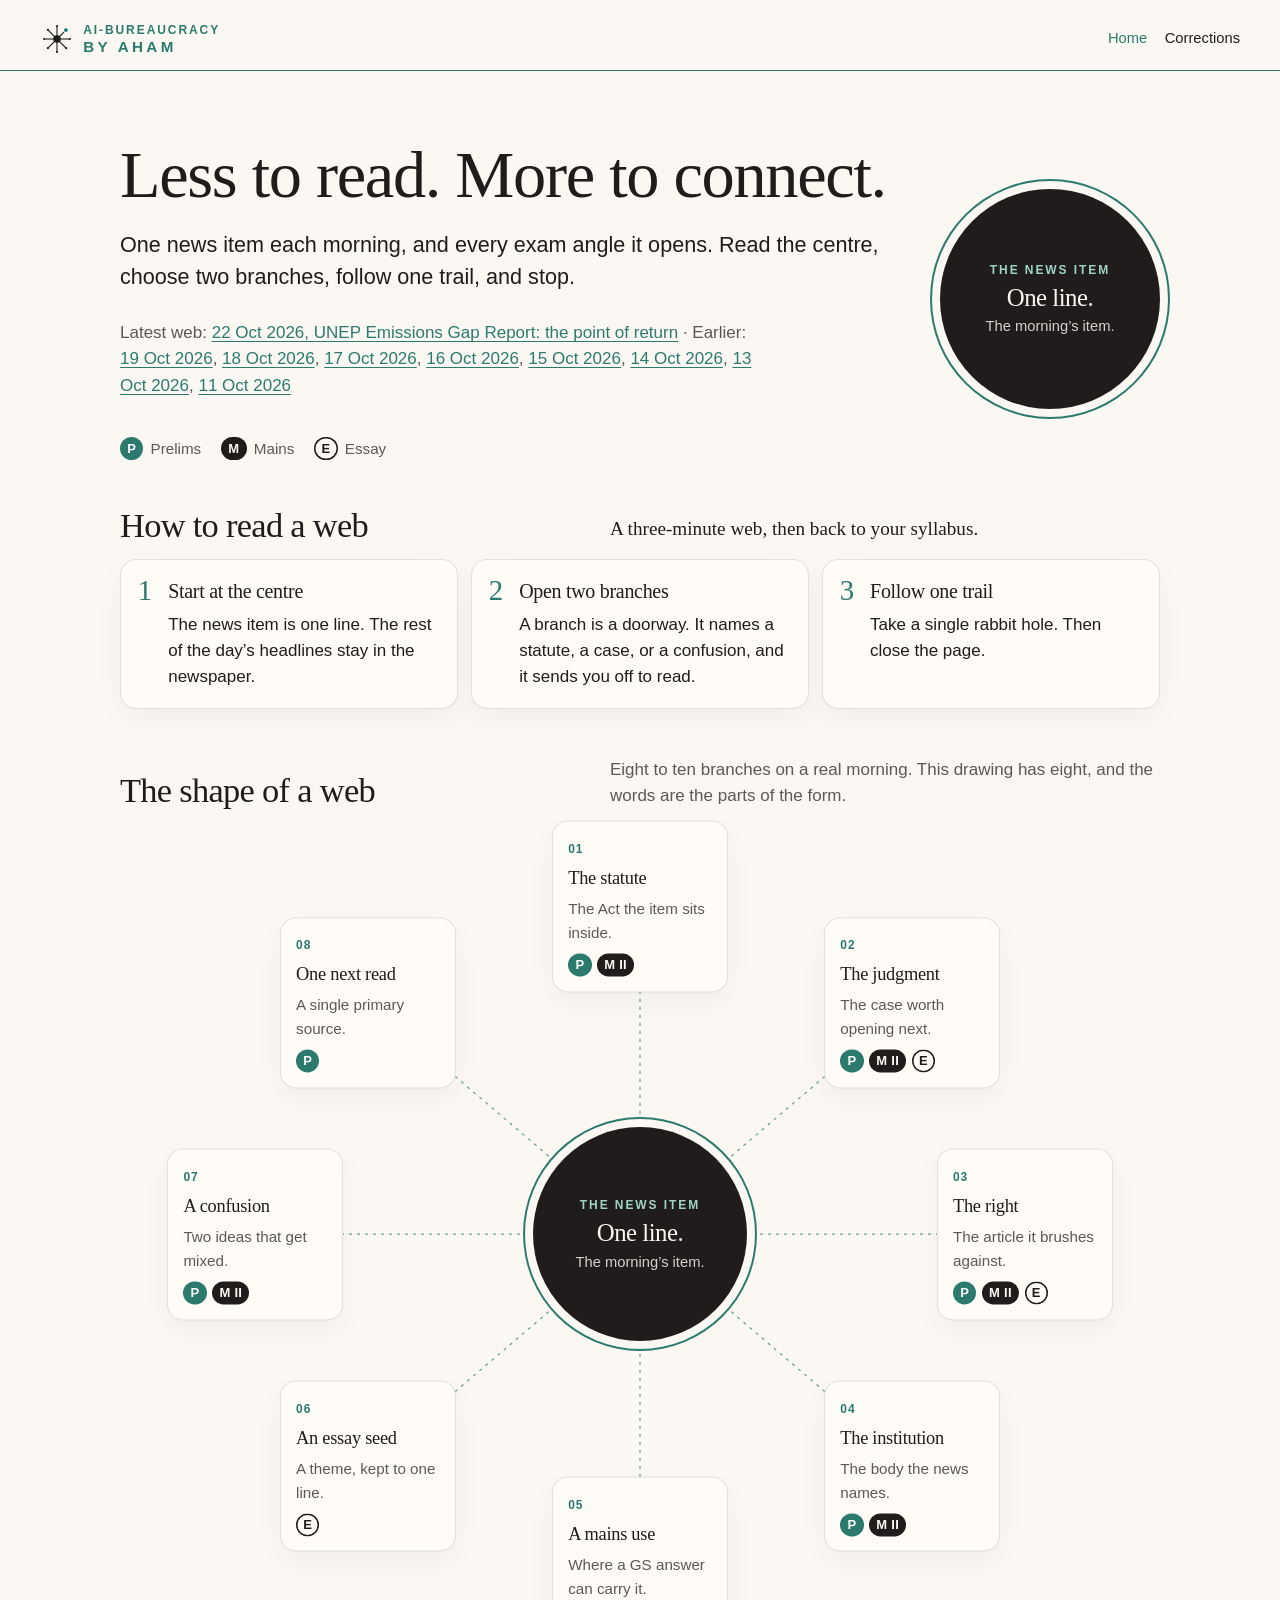
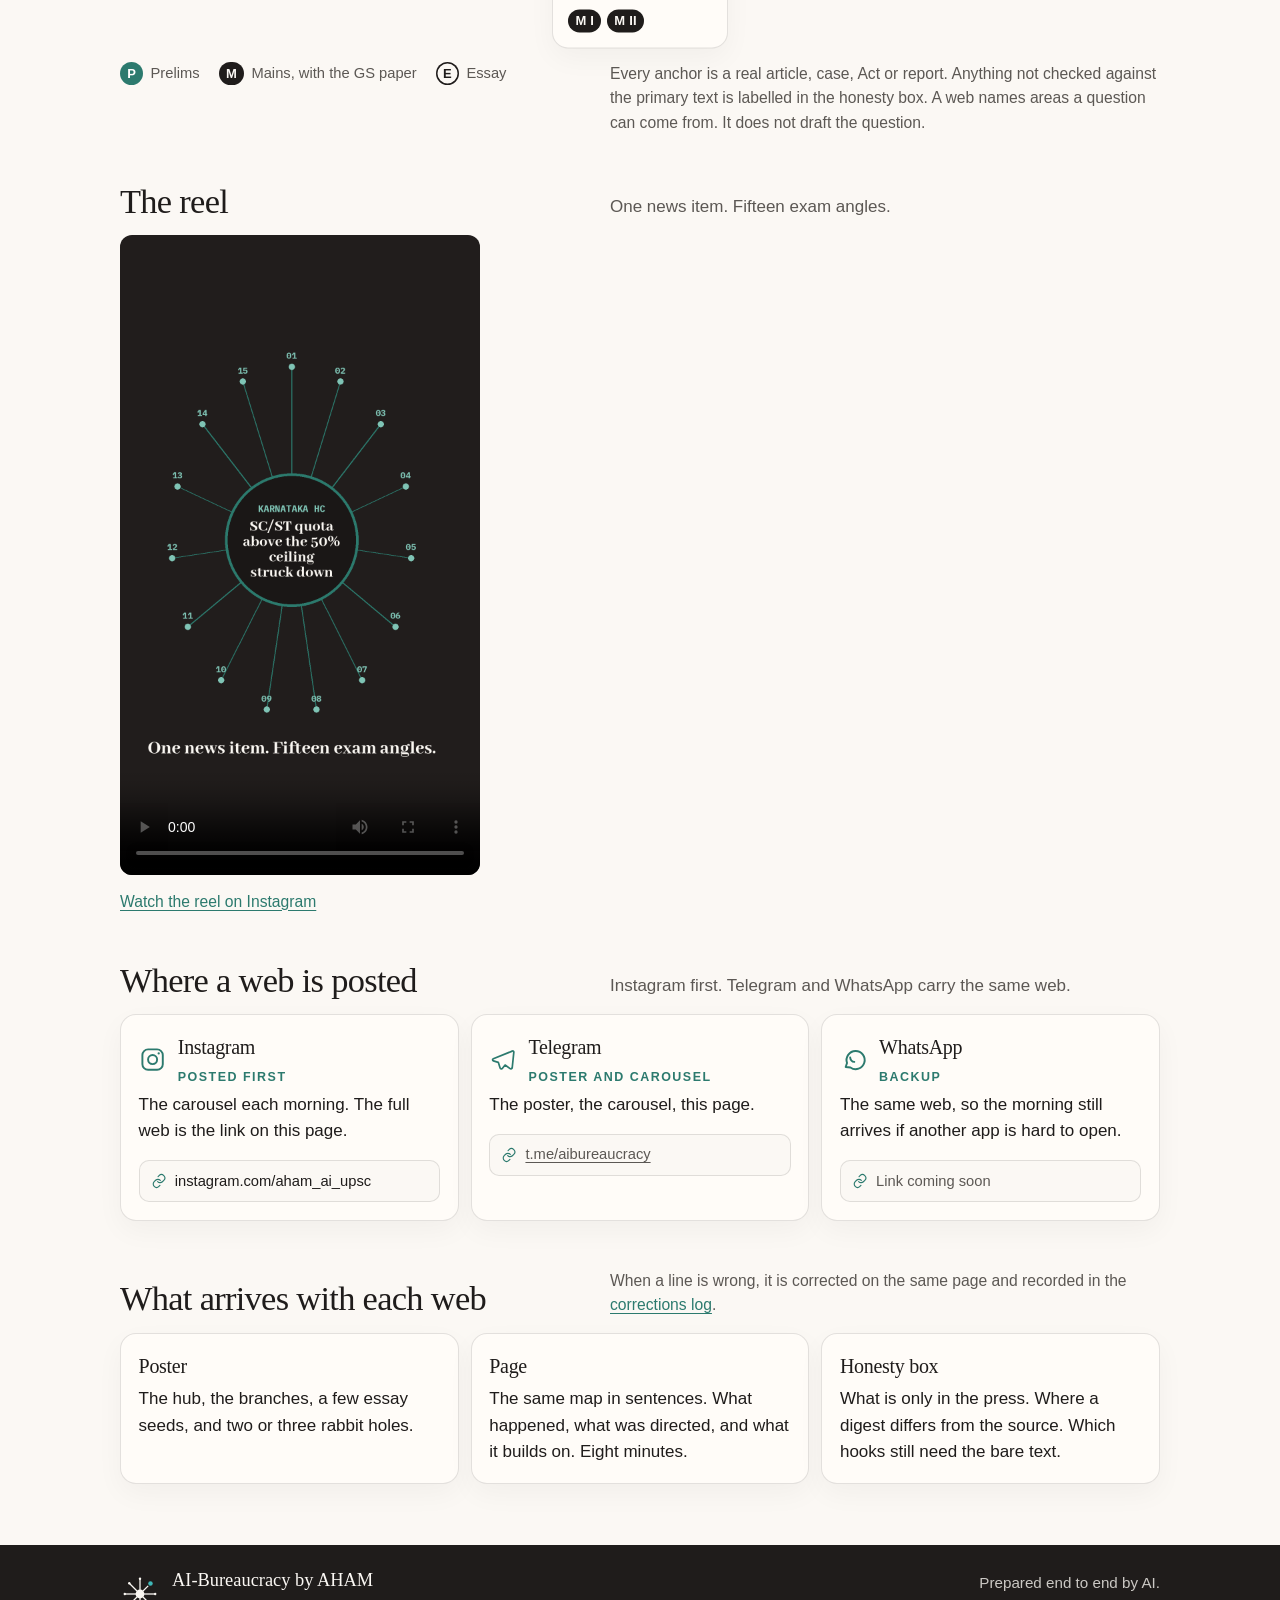
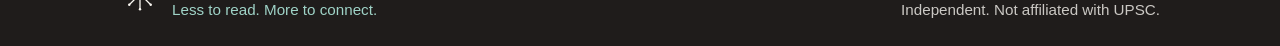
<file: index.html>
<!DOCTYPE html>
<html lang="en">
<head>
  <meta charset="utf-8">
  <meta name="viewport" content="width=device-width, initial-scale=1">
  <title>AI-Bureaucracy by AHAM — Less to read. More to connect.</title>
  <meta name="description" content="One news item a day, mapped to every exam angle. Prelims, Mains, Essay. By AHAM. Prepared end to end by AI. Independent, not affiliated with UPSC.">
  <link rel="canonical" href="https://hemantdoc12.github.io/ai-bureaucracy/">
  <meta property="og:title" content="AI-Bureaucracy by AHAM">
  <meta property="og:description" content="Less to read. More to connect. One news item a day, mapped to every exam angle.">
  <meta property="og:type" content="website">
  <meta property="og:url" content="https://hemantdoc12.github.io/ai-bureaucracy/">
  <meta property="og:image" content="https://hemantdoc12.github.io/ai-bureaucracy/assets/og.png">
  <meta property="og:image:width" content="1200">
  <meta property="og:image:height" content="630">
  <meta name="theme-color" content="#fbf8f4">
  <link rel="icon" href="assets/favicon.svg" type="image/svg+xml">
  <link rel="icon" href="assets/favicon-32.png" sizes="32x32" type="image/png">
  <link rel="apple-touch-icon" href="assets/apple-touch.png">
  <link rel="stylesheet" href="site.css">
</head>
<body>
  <a class="skip" href="#main">Skip to content</a>
  <header class="top">
    <a class="brand" href="index.html"><img class="brand-mark" src="assets/mark.svg" alt="" width="36" height="36"><span class="brand-text"><span class="brand-product">AI-Bureaucracy</span><span class="brand-name">by AHAM</span></span></a>
    <nav aria-label="Pages">
      <a href="index.html" aria-current="page">Home</a>
      <a href="corrections.html">Corrections</a>
    </nav>
  </header>

  <main id="main">
    <div class="wrap">
      <header class="hero">
        <div class="hero-copy">
          <h1>Less to read. More to connect.</h1>
          <p class="lede">One news item each morning, and every exam angle it opens. Read the centre, choose two branches, follow one trail, and stop.</p>
          <p class="quiet latest">Latest web: <a href="web-22-oct-2026-unep-emissions-gap-report.html">22 Oct 2026, UNEP Emissions Gap Report: the point of return</a> &middot; Earlier: <a href="web-19-oct-2026-eci-ssr-electoral-rolls.html">19 Oct 2026</a>, <a href="web-18-oct-2026-nba-abs-disbursement.html">18 Oct 2026</a>, <a href="web-17-oct-2026-ins-samarthak-mpv.html">17 Oct 2026</a>, <a href="web-16-oct-2026-ramsar-sukhna-sauj-jheel.html">16 Oct 2026</a>, <a href="web-15-oct-2026-nsap-pm-samajik-sahayata-yojana.html">15 Oct 2026</a>, <a href="web-14-oct-2026-six-governors-appointments.html">14 Oct 2026</a>, <a href="web-13-oct-2026-karnataka-hc-reservation-ceiling.html">13 Oct 2026</a>, <a href="web-11-oct-2026-supreme-court-sunday-sitting.html">11 Oct 2026</a></p>
          <ul class="papers">
            <li><span class="chip chip-p">P</span> Prelims</li>
            <li><span class="chip chip-m">M</span> Mains</li>
            <li><span class="chip chip-e">E</span> Essay</li>
          </ul>
        </div>
        <div class="hero-mark" aria-hidden="true">
          <div class="center">
            <p class="kicker">The news item</p>
            <p class="hub-name">One line.</p>
            <p class="hub-sub">The morning’s item.</p>
          </div>
        </div>
      </header>

      <section aria-labelledby="read-title">
        <div class="headrow">
          <h2 id="read-title">How to read a web</h2>
          <p class="stop">A three-minute web, then back to your syllabus.</p>
        </div>
        <ol class="steps">
          <li>
            <span class="num">1</span>
            <div>
              <h3>Start at the centre</h3>
              <p>The news item is one line. The rest of the day’s headlines stay in the newspaper.</p>
            </div>
          </li>
          <li>
            <span class="num">2</span>
            <div>
              <h3>Open two branches</h3>
              <p>A branch is a doorway. It names a statute, a case, or a confusion, and it sends you off to read.</p>
            </div>
          </li>
          <li>
            <span class="num">3</span>
            <div>
              <h3>Follow one trail</h3>
              <p>Take a single rabbit hole. Then close the page.</p>
            </div>
          </li>
        </ol>
      </section>

      <section aria-labelledby="shape-title">
        <div class="headrow">
          <h2 id="shape-title">The shape of a web</h2>
          <p class="quiet">Eight to ten branches on a real morning. This drawing has eight, and the words are the parts of the form.</p>
        </div>
        <div class="stage" aria-labelledby="shape-title shape-note">
          <svg class="lines" viewBox="0 0 100 100" preserveAspectRatio="none" aria-hidden="true">
            <line x1="50" y1="50" x2="50" y2="10"></line>
            <line x1="50" y1="50" x2="76.16" y2="21.72"></line>
            <line x1="50" y1="50" x2="87" y2="50"></line>
            <line x1="50" y1="50" x2="76.16" y2="78.28"></line>
            <line x1="50" y1="50" x2="50" y2="90"></line>
            <line x1="50" y1="50" x2="23.84" y2="78.28"></line>
            <line x1="50" y1="50" x2="13" y2="50"></line>
            <line x1="50" y1="50" x2="23.84" y2="21.72"></line>
          </svg>
          <div class="center">
            <p class="kicker">The news item</p>
            <p class="hub-name">One line.</p>
            <p class="hub-sub">The morning’s item.</p>
          </div>
          <ol class="nodes">
            <li class="node" style="--x: 50%; --y: 10%">
              <span class="idx">01</span>
              <h3>The statute</h3>
              <p>The Act the item sits inside.</p>
              <div class="chips"><span class="chip chip-p">P</span><span class="chip chip-m">M II</span></div>
            </li>
            <li class="node" style="--x: 76.16%; --y: 21.72%">
              <span class="idx">02</span>
              <h3>The judgment</h3>
              <p>The case worth opening next.</p>
              <div class="chips"><span class="chip chip-p">P</span><span class="chip chip-m">M II</span><span class="chip chip-e">E</span></div>
            </li>
            <li class="node" style="--x: 87%; --y: 50%">
              <span class="idx">03</span>
              <h3>The right</h3>
              <p>The article it brushes against.</p>
              <div class="chips"><span class="chip chip-p">P</span><span class="chip chip-m">M II</span><span class="chip chip-e">E</span></div>
            </li>
            <li class="node" style="--x: 76.16%; --y: 78.28%">
              <span class="idx">04</span>
              <h3>The institution</h3>
              <p>The body the news names.</p>
              <div class="chips"><span class="chip chip-p">P</span><span class="chip chip-m">M II</span></div>
            </li>
            <li class="node" style="--x: 50%; --y: 90%">
              <span class="idx">05</span>
              <h3>A mains use</h3>
              <p>Where a GS answer can carry it.</p>
              <div class="chips"><span class="chip chip-m">M I</span><span class="chip chip-m">M II</span></div>
            </li>
            <li class="node" style="--x: 23.84%; --y: 78.28%">
              <span class="idx">06</span>
              <h3>An essay seed</h3>
              <p>A theme, kept to one line.</p>
              <div class="chips"><span class="chip chip-e">E</span></div>
            </li>
            <li class="node" style="--x: 13%; --y: 50%">
              <span class="idx">07</span>
              <h3>A confusion</h3>
              <p>Two ideas that get mixed.</p>
              <div class="chips"><span class="chip chip-p">P</span><span class="chip chip-m">M II</span></div>
            </li>
            <li class="node" style="--x: 23.84%; --y: 21.72%">
              <span class="idx">08</span>
              <h3>One next read</h3>
              <p>A single primary source.</p>
              <div class="chips"><span class="chip chip-p">P</span></div>
            </li>
          </ol>
        </div>
        <div class="headrow headrow-end">
          <ul class="legend">
            <li><span class="chip chip-p">P</span> Prelims</li>
            <li><span class="chip chip-m">M</span> Mains, with the GS paper</li>
            <li><span class="chip chip-e">E</span> Essay</li>
          </ul>
          <p class="note" id="shape-note">Every anchor is a real article, case, Act or report. Anything not checked against the primary text is labelled in the honesty box. A web names areas a question can come from. It does not draft the question.</p>
        </div>
      </section>

      <section aria-labelledby="reel-title">
        <div class="headrow">
          <h2 id="reel-title">The reel</h2>
          <p class="quiet">One news item. Fifteen exam angles.</p>
        </div>
        <video controls playsinline preload="metadata" poster="assets/aham_reel_v4_cover.png" style="display:block;width:100%;max-width:360px;height:auto;border-radius:12px">
          <source src="assets/aham_reel_v4.mp4" type="video/mp4">
        </video>
        <p class="note"><a href="https://www.instagram.com/reel/DecOM-sKj_L/">Watch the reel on Instagram</a></p>
      </section>

      <section aria-labelledby="where-title">
        <div class="headrow">
          <h2 id="where-title">Where a web is posted</h2>
          <p class="quiet">Instagram first. Telegram and WhatsApp carry the same web.</p>
        </div>
        <div class="channels">
          <article class="channel">
            <div class="channel-name">
              <svg viewBox="0 0 24 24" aria-hidden="true">
                <rect x="3" y="3" width="18" height="18" rx="5" fill="none" stroke="currentColor" stroke-width="1.7"/>
                <circle cx="12" cy="12" r="4" fill="none" stroke="currentColor" stroke-width="1.7"/>
                <circle cx="17.4" cy="6.6" r="1" fill="currentColor"/>
              </svg>
              <div>
                <h3>Instagram</h3>
                <p class="role">Posted first</p>
              </div>
            </div>
            <p>The carousel each morning. The full web is the link on this page.</p>
            <a class="linkbox" href="https://www.instagram.com/aham_ai_upsc/"><svg viewBox="0 0 24 24" aria-hidden="true"><path d="M10 13a5 5 0 0 0 7.1.1l2.1-2.1a5 5 0 0 0-7.1-7.1L10.6 5.4" fill="none" stroke="currentColor" stroke-width="1.7" stroke-linecap="round"/><path d="M14 11a5 5 0 0 0-7.1-.1L4.8 13a5 5 0 0 0 7.1 7.1l1.5-1.5" fill="none" stroke="currentColor" stroke-width="1.7" stroke-linecap="round"/></svg><span>instagram.com/aham_ai_upsc</span></a>
          </article>
          <article class="channel">
            <div class="channel-name">
              <svg viewBox="0 0 24 24" aria-hidden="true">
                <path d="M20.5 4.5 3.8 11.2c-.9.4-.9 1.6.1 1.9l4.3 1.3 1.6 5c.3.9 1.5 1.1 2.1.3l2.3-2.9 4.4 3.2c.7.5 1.7.1 1.9-.8L21.9 5.7c.2-1-.7-1.8-1.4-1.2Z" fill="none" stroke="currentColor" stroke-width="1.5" stroke-linejoin="round"/>
              </svg>
              <div>
                <h3>Telegram</h3>
                <p class="role">Poster and carousel</p>
              </div>
            </div>
            <p>The poster, the carousel, this page.</p>
            <p class="linkbox"><svg viewBox="0 0 24 24" aria-hidden="true"><path d="M10 13a5 5 0 0 0 7.1.1l2.1-2.1a5 5 0 0 0-7.1-7.1L10.6 5.4" fill="none" stroke="currentColor" stroke-width="1.7" stroke-linecap="round"/><path d="M14 11a5 5 0 0 0-7.1-.1L4.8 13a5 5 0 0 0 7.1 7.1l1.5-1.5" fill="none" stroke="currentColor" stroke-width="1.7" stroke-linecap="round"/></svg><a href="https://t.me/aibureaucracy" style="color:inherit">t.me/aibureaucracy</a></p>
          </article>
          <article class="channel">
            <div class="channel-name">
              <svg viewBox="0 0 24 24" aria-hidden="true">
                <path d="M5 18.5 6.2 15A8 8 0 1 1 9.2 19L5 18.5Z" fill="none" stroke="currentColor" stroke-width="1.7" stroke-linejoin="round"/>
                <path d="M9 10.2c.3 2.2 1.8 3.6 3.6 3.8" fill="none" stroke="currentColor" stroke-width="1.7" stroke-linecap="round"/>
              </svg>
              <div>
                <h3>WhatsApp</h3>
                <p class="role">Backup</p>
              </div>
            </div>
            <p>The same web, so the morning still arrives if another app is hard to open.</p>
            <p class="linkbox"><svg viewBox="0 0 24 24" aria-hidden="true"><path d="M10 13a5 5 0 0 0 7.1.1l2.1-2.1a5 5 0 0 0-7.1-7.1L10.6 5.4" fill="none" stroke="currentColor" stroke-width="1.7" stroke-linecap="round"/><path d="M14 11a5 5 0 0 0-7.1-.1L4.8 13a5 5 0 0 0 7.1 7.1l1.5-1.5" fill="none" stroke="currentColor" stroke-width="1.7" stroke-linecap="round"/></svg><span>Link coming soon</span></p>
          </article>
        </div>
      </section>

      <section aria-labelledby="parts-title">
        <div class="headrow">
          <h2 id="parts-title">What arrives with each web</h2>
          <p class="note">When a line is wrong, it is corrected on the same page and recorded in the <a href="corrections.html">corrections log</a>.</p>
        </div>
        <div class="parts">
          <article class="part">
            <h3>Poster</h3>
            <p>The hub, the branches, a few essay seeds, and two or three rabbit holes.</p>
          </article>
          <article class="part">
            <h3>Page</h3>
            <p>The same map in sentences. What happened, what was directed, and what it builds on. Eight minutes.</p>
          </article>
          <article class="part">
            <h3>Honesty box</h3>
            <p>What is only in the press. Where a digest differs from the source. Which hooks still need the bare text.</p>
          </article>
        </div>
      </section>
    </div>
  </main>

  <footer class="foot">
    <div class="foot-inner">
      <div class="foot-id">
        <img class="foot-mark" src="assets/mark-dark.svg" alt="" width="44" height="44">
        <div>
          <strong>AI-Bureaucracy by AHAM</strong>
          <p class="tag">Less to read. More to connect.</p>
        </div>
      </div>
      <div class="foot-right">
        <p>Prepared end to end by AI.</p>
        <p>Independent. Not affiliated with UPSC.</p>
      </div>
    </div>
  </footer>
</body>
</html>
</file>
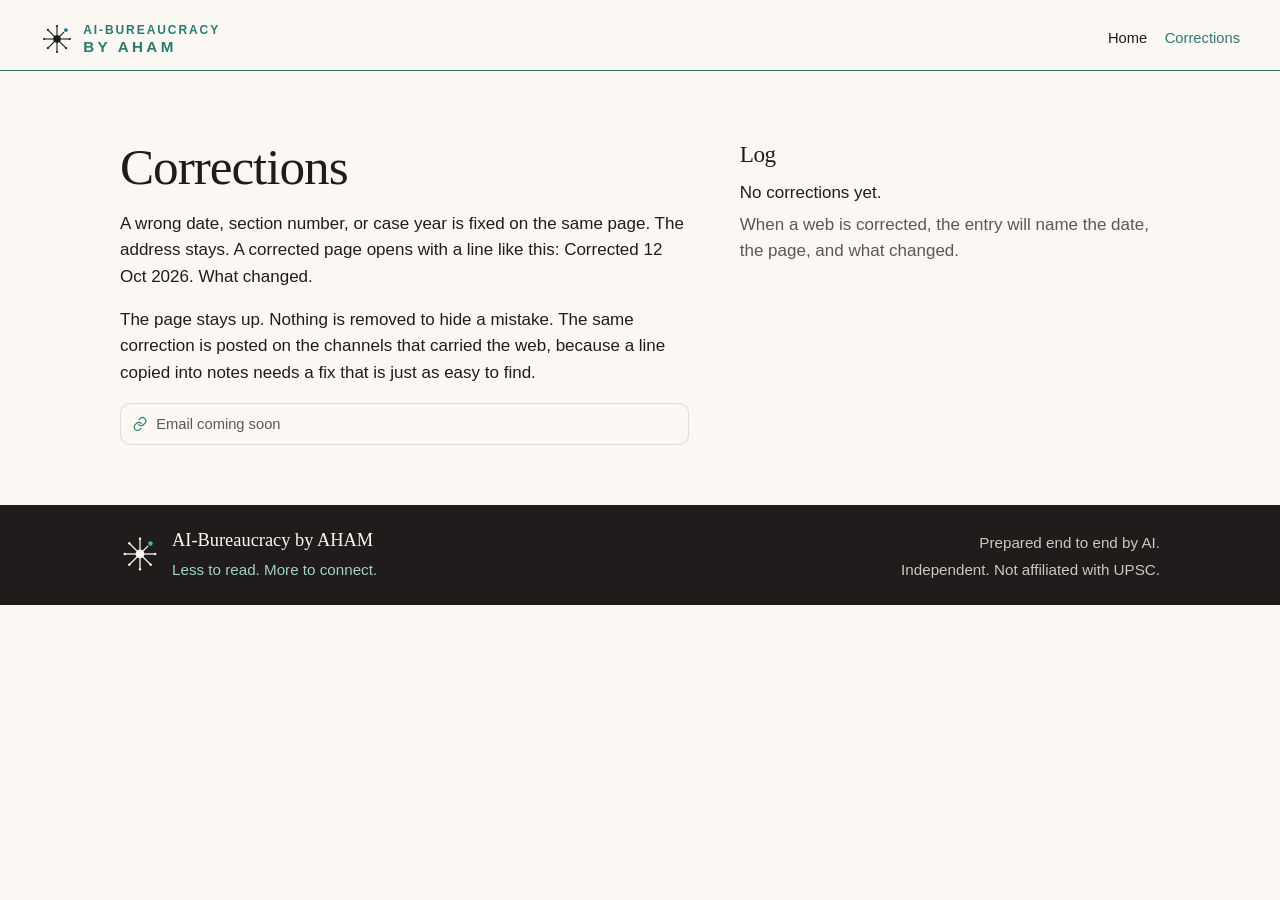
<file: corrections.html>
<!DOCTYPE html>
<html lang="en">
<head>
  <meta charset="utf-8">
  <meta name="viewport" content="width=device-width, initial-scale=1">
  <title>Corrections — AI-Bureaucracy by AHAM</title>
  <meta name="description" content="Corrections to AI-Bureaucracy webs are fixed on the same page, dated, and logged here.">
  <link rel="canonical" href="https://hemantdoc12.github.io/ai-bureaucracy/corrections.html">
  <meta property="og:title" content="Corrections — AI-Bureaucracy by AHAM">
  <meta property="og:description" content="Corrections to AI-Bureaucracy webs are fixed on the same page, dated, and logged here.">
  <meta property="og:type" content="website">
  <meta property="og:url" content="https://hemantdoc12.github.io/ai-bureaucracy/corrections.html">
  <meta property="og:image" content="https://hemantdoc12.github.io/ai-bureaucracy/assets/og.png">
  <meta property="og:image:width" content="1200">
  <meta property="og:image:height" content="630">
  <meta name="twitter:card" content="summary_large_image">
  <meta name="theme-color" content="#fbf8f4">
  <link rel="icon" href="assets/favicon.svg" type="image/svg+xml">
  <link rel="icon" href="assets/favicon-32.png" sizes="32x32" type="image/png">
  <link rel="apple-touch-icon" href="assets/apple-touch.png">
  <link rel="stylesheet" href="site.css">
</head>
<body>
  <a class="skip" href="#main">Skip to content</a>
  <header class="top">
    <a class="brand" href="index.html"><img class="brand-mark" src="assets/mark.svg" alt="" width="36" height="36"><span class="brand-text"><span class="brand-product">AI-Bureaucracy</span><span class="brand-name">by AHAM</span></span></a>
    <nav aria-label="Pages">
      <a href="index.html">Home</a>
      <a href="corrections.html" aria-current="page">Corrections</a>
    </nav>
  </header>

  <main id="main">
    <div class="wrap corrections">
      <header class="hero">
        <h1>Corrections</h1>
        <div class="policy">
          <p>A wrong date, section number, or case year is fixed on the same page. The address stays. A corrected page opens with a line like this: Corrected 12 Oct 2026. What changed.</p>
          <p>The page stays up. Nothing is removed to hide a mistake. The same correction is posted on the channels that carried the web, because a line copied into notes needs a fix that is just as easy to find.</p>
          <p class="linkbox"><svg viewBox="0 0 24 24" aria-hidden="true"><path d="M10 13a5 5 0 0 0 7.1.1l2.1-2.1a5 5 0 0 0-7.1-7.1L10.6 5.4" fill="none" stroke="currentColor" stroke-width="1.7" stroke-linecap="round"/><path d="M14 11a5 5 0 0 0-7.1-.1L4.8 13a5 5 0 0 0 7.1 7.1l1.5-1.5" fill="none" stroke="currentColor" stroke-width="1.7" stroke-linecap="round"/></svg><span>Email coming soon</span></p>
        </div>
      </header>

      <section class="log" aria-labelledby="log-title">
        <h2 id="log-title">Log</h2>
        <p>No corrections yet.</p>
        <p class="quiet">When a web is corrected, the entry will name the date, the page, and what changed.</p>
      </section>
    </div>
  </main>

  <footer class="foot">
    <div class="foot-inner">
      <div class="foot-id">
        <img class="foot-mark" src="assets/mark-dark.svg" alt="" width="44" height="44">
        <div>
          <strong>AI-Bureaucracy by AHAM</strong>
          <p class="tag">Less to read. More to connect.</p>
        </div>
      </div>
      <div class="foot-right">
        <p>Prepared end to end by AI.</p>
        <p>Independent. Not affiliated with UPSC.</p>
      </div>
    </div>
  </footer>
</body>
</html>
</file>
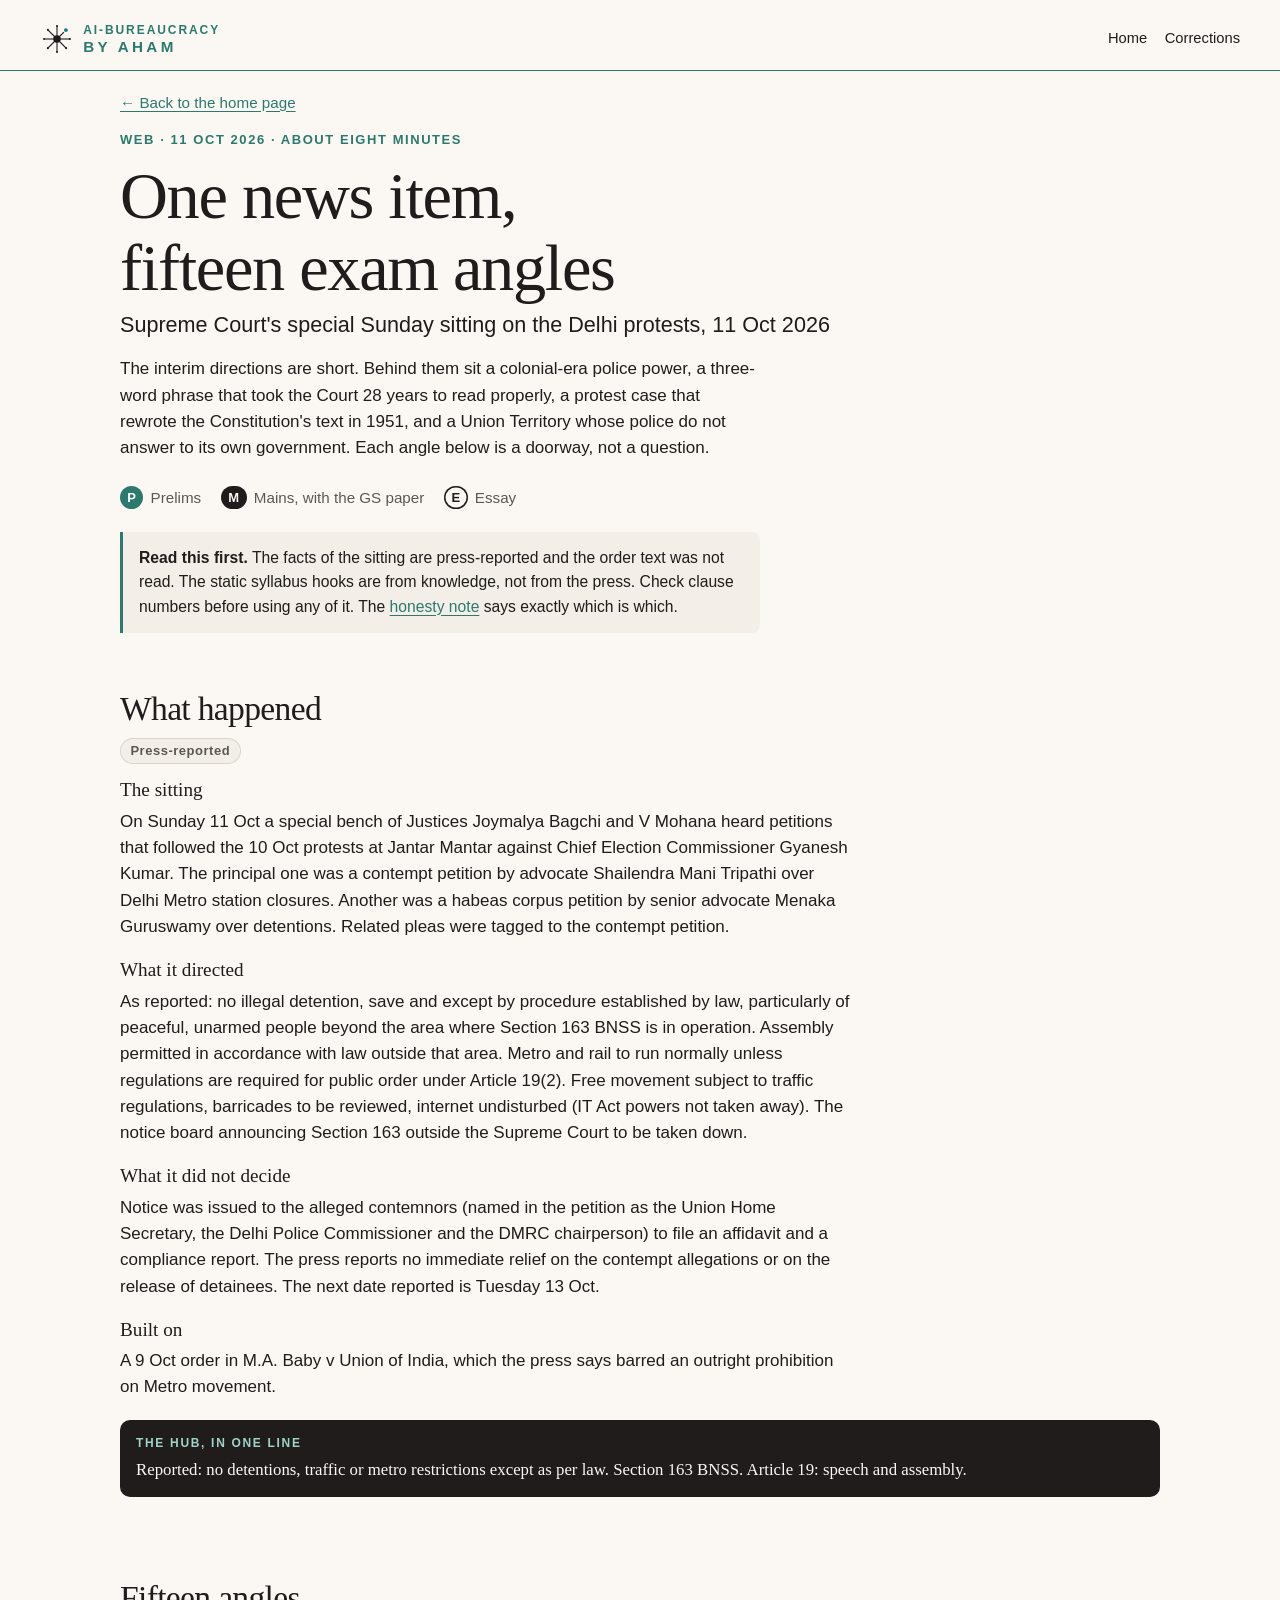
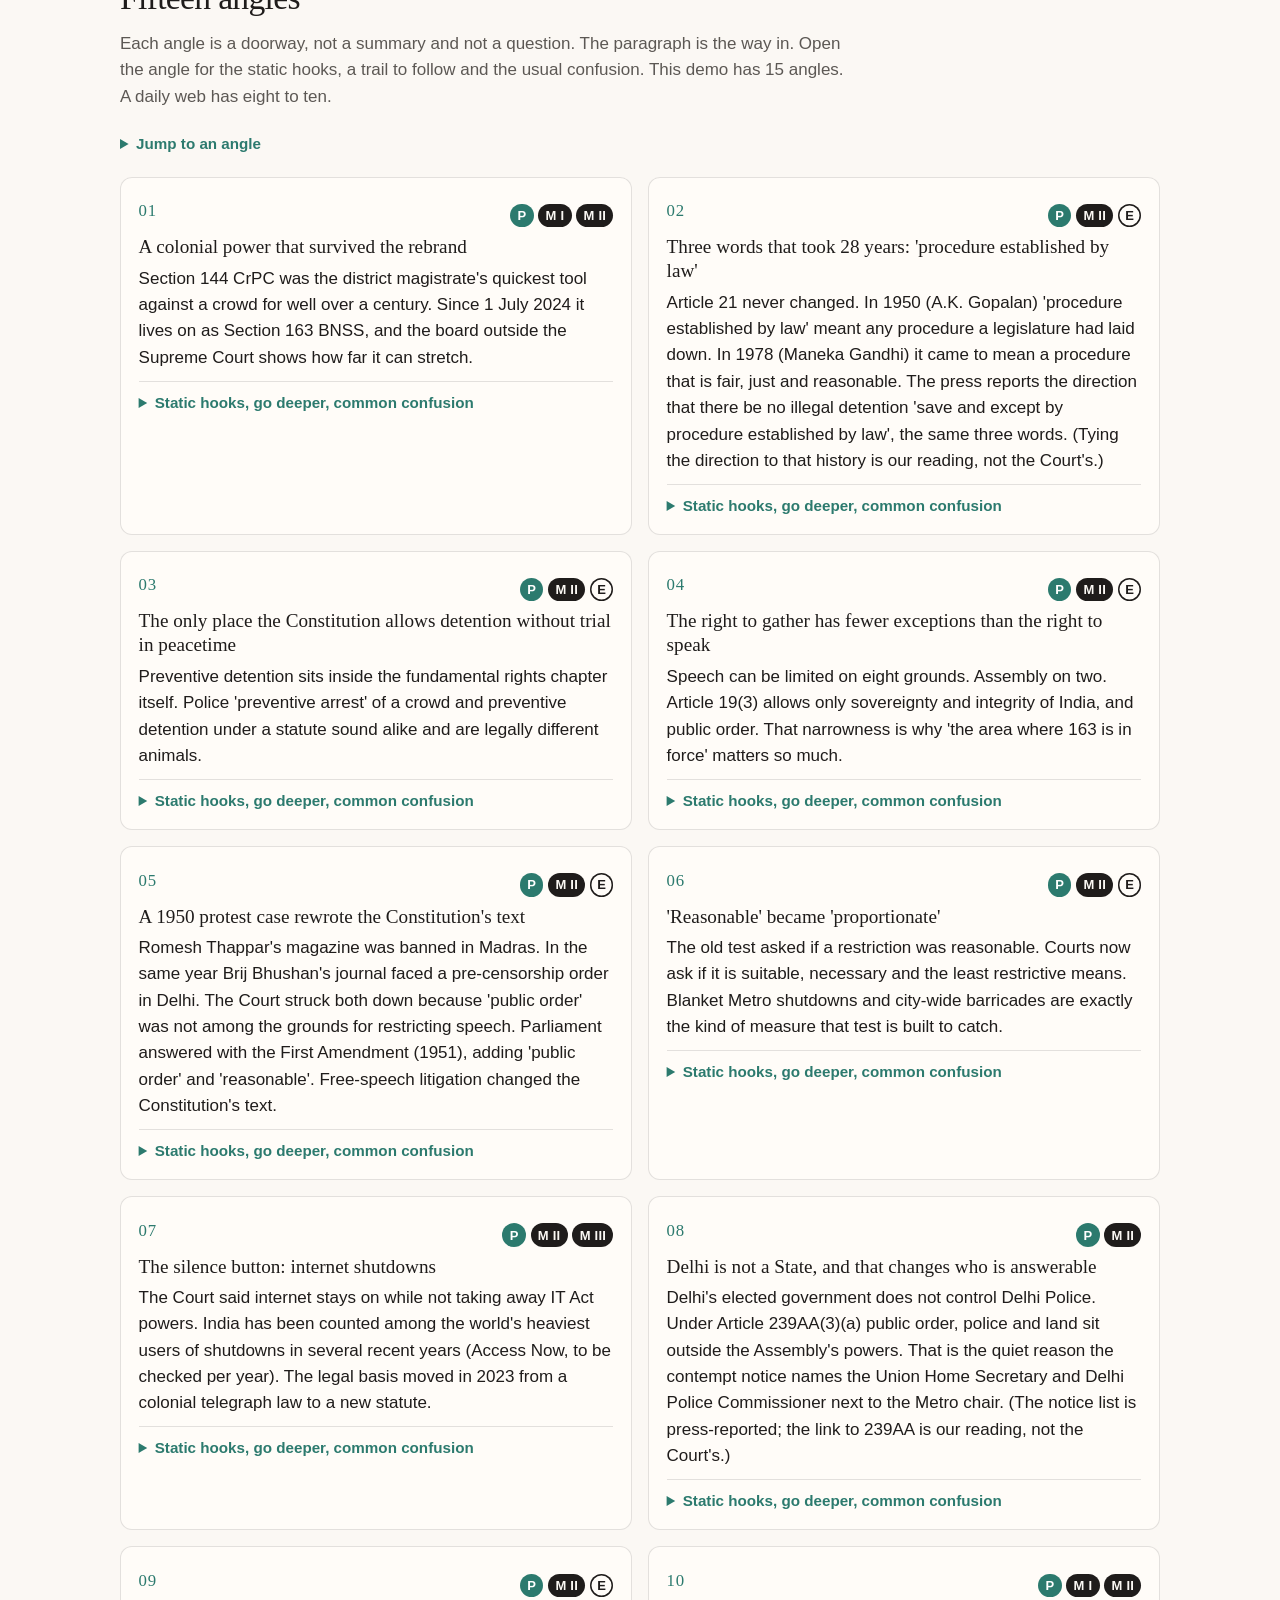
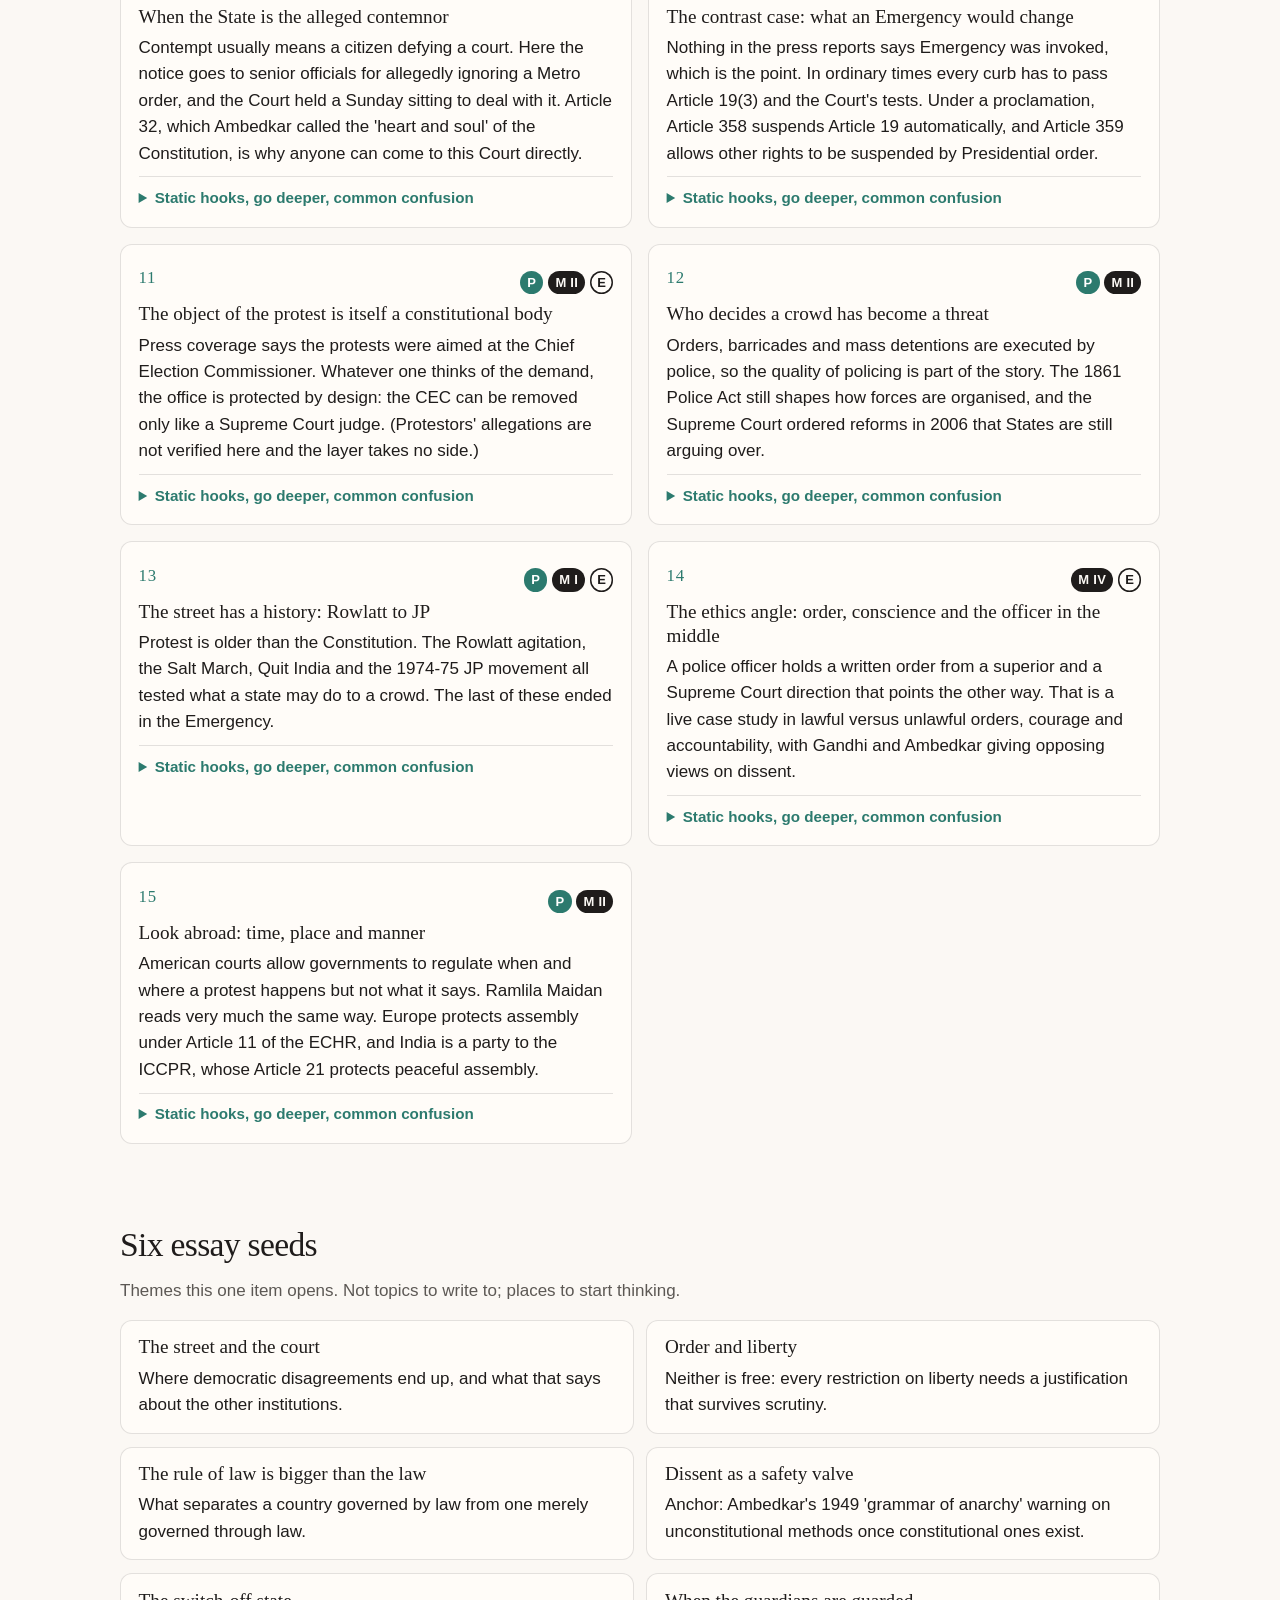
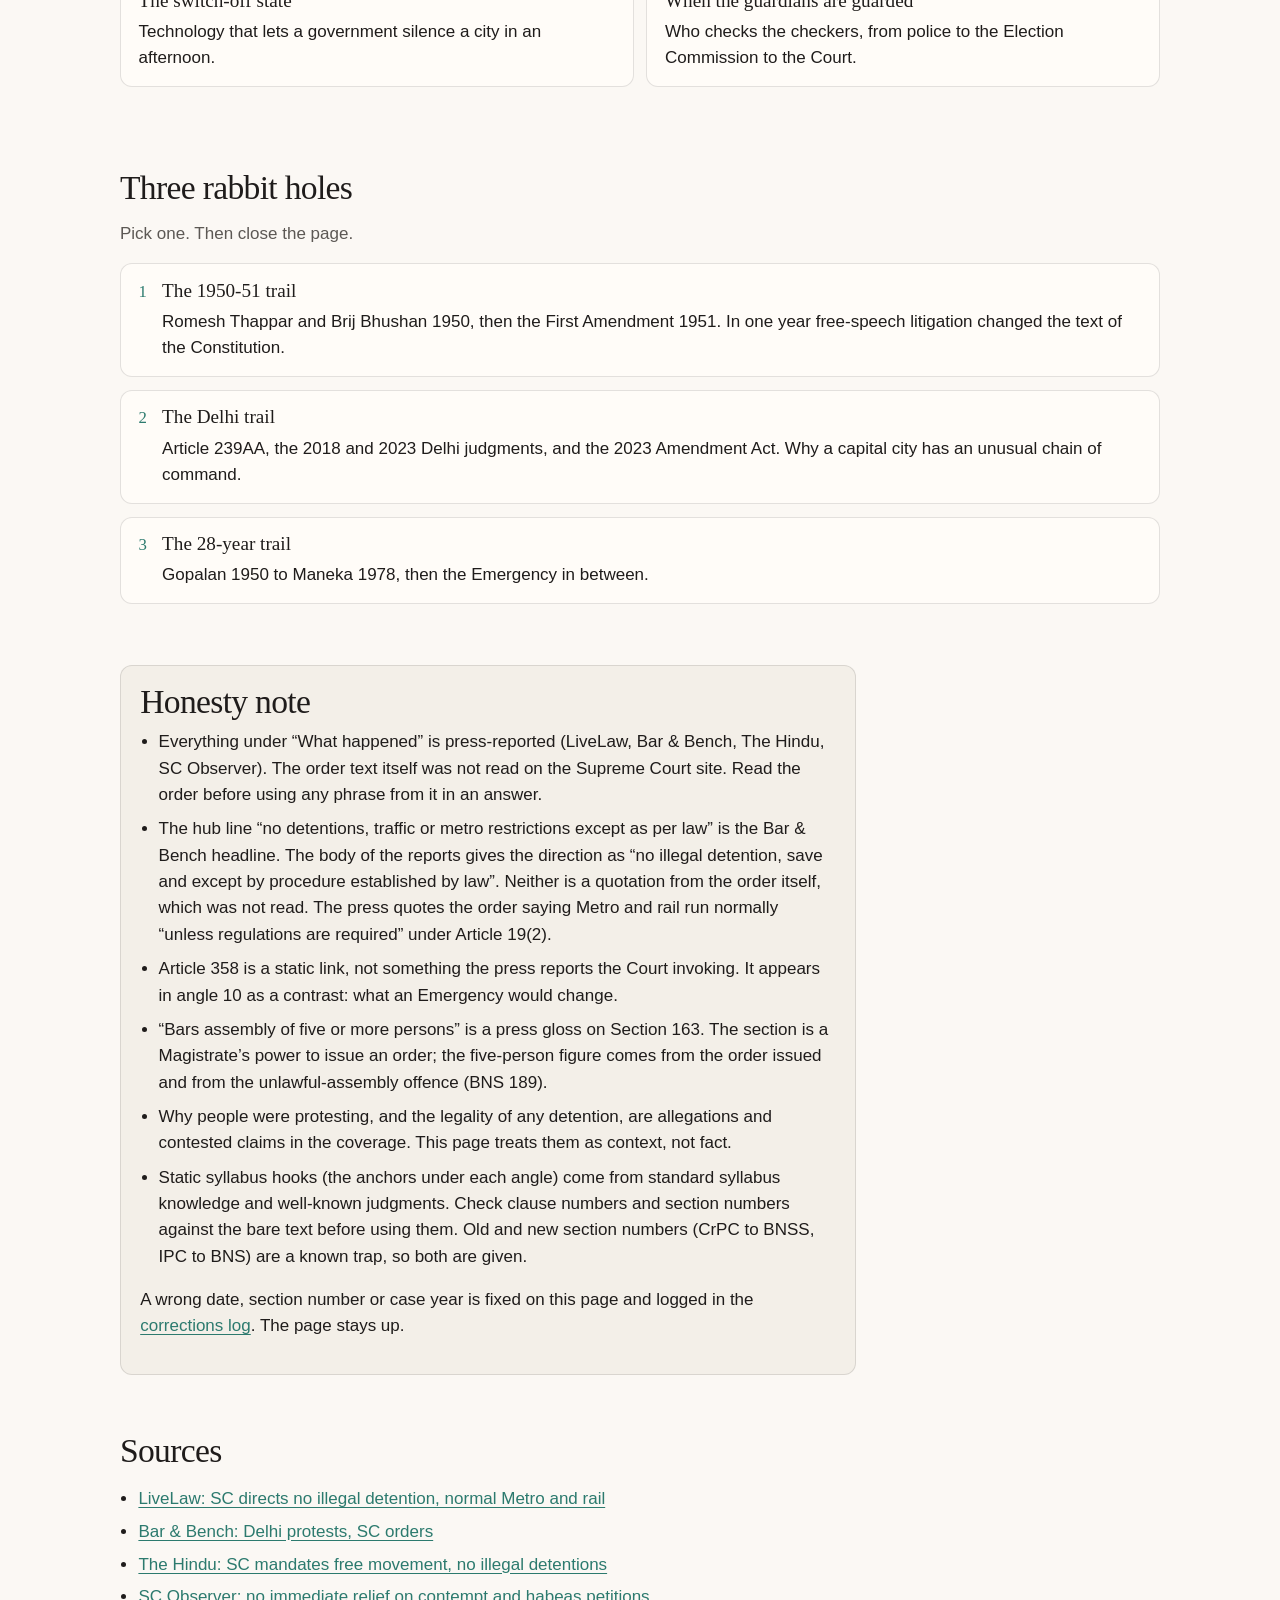
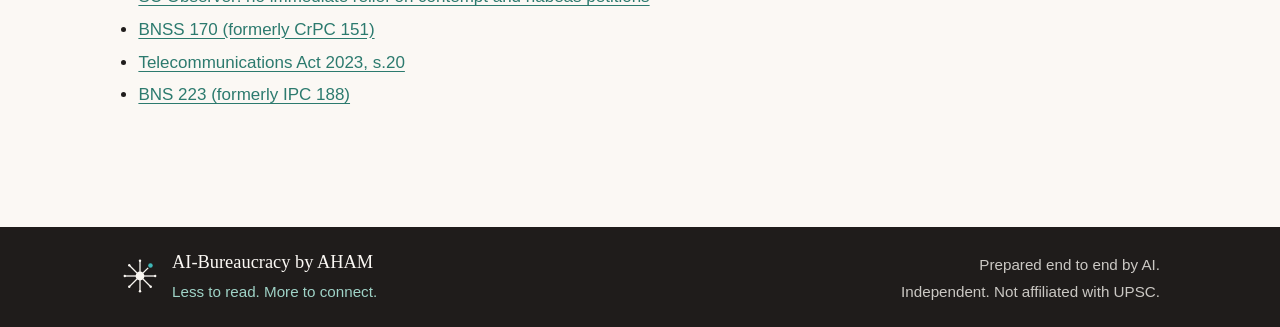
<file: web-11-oct-2026-supreme-court-sunday-sitting.html>
<!DOCTYPE html>
<html lang="en">
<head>
  <meta charset="utf-8">
  <meta name="viewport" content="width=device-width, initial-scale=1">
  <title>One news item, fifteen exam angles: the Supreme Court's Sunday sitting, 11 Oct 2026 | AI-Bureaucracy by AHAM</title>
  <meta name="description" content="The Supreme Court's special Sunday sitting on the Delhi protests, 11 Oct 2026, mapped to UPSC Prelims, Mains and Essay. Fifteen angles, six essay seeds, three rabbit holes. Press-reported facts are labelled.">
  <link rel="canonical" href="https://hemantdoc12.github.io/ai-bureaucracy/web-11-oct-2026-supreme-court-sunday-sitting.html">
  <meta property="og:title" content="One news item, fifteen exam angles">
  <meta property="og:description" content="The Supreme Court's special Sunday sitting on the Delhi protests, mapped to Prelims, Mains and Essay. Less to read. More to connect.">
  <meta property="og:type" content="article">
  <meta property="og:url" content="https://hemantdoc12.github.io/ai-bureaucracy/web-11-oct-2026-supreme-court-sunday-sitting.html">
  <meta property="og:image" content="https://hemantdoc12.github.io/ai-bureaucracy/assets/og.png">
  <meta property="og:image:width" content="1200">
  <meta property="og:image:height" content="630">
  <meta name="twitter:card" content="summary_large_image">
  <script type="application/ld+json">
{
    "@context": "https://schema.org",
    "@type": "Article",
    "headline": "One news item, fifteen exam angles: the Supreme Court's Sunday sitting, 11 Oct 2026",
    "description": "The Supreme Court's special Sunday sitting on the Delhi protests, 11 Oct 2026, mapped to UPSC Prelims, Mains and Essay. Fifteen angles, six essay seeds, three rabbit holes. Press-reported facts are labelled.",
    "datePublished": "2026-10-11T08:00:00+05:30",
    "dateModified": "2026-10-12T20:54:23+05:30",
    "image": "https://hemantdoc12.github.io/ai-bureaucracy/assets/og.png",
    "url": "https://hemantdoc12.github.io/ai-bureaucracy/web-11-oct-2026-supreme-court-sunday-sitting.html",
    "mainEntityOfPage": "https://hemantdoc12.github.io/ai-bureaucracy/web-11-oct-2026-supreme-court-sunday-sitting.html",
    "inLanguage": "en",
    "author": {
      "@type": "Organization",
      "@id": "https://hemantdoc12.github.io/ai-bureaucracy/#org",
      "name": "AI-Bureaucracy by AHAM",
      "url": "https://hemantdoc12.github.io/ai-bureaucracy/",
      "logo": "https://hemantdoc12.github.io/ai-bureaucracy/assets/apple-touch.png"
    },
    "publisher": {
      "@type": "Organization",
      "@id": "https://hemantdoc12.github.io/ai-bureaucracy/#org",
      "name": "AI-Bureaucracy by AHAM",
      "url": "https://hemantdoc12.github.io/ai-bureaucracy/",
      "logo": "https://hemantdoc12.github.io/ai-bureaucracy/assets/apple-touch.png"
    }
  }
  </script>
  <meta name="theme-color" content="#fbf8f4">
  <link rel="icon" href="assets/favicon.svg" type="image/svg+xml">
  <link rel="icon" href="assets/favicon-32.png" sizes="32x32" type="image/png">
  <link rel="apple-touch-icon" href="assets/apple-touch.png">
  <link rel="stylesheet" href="site.css">
</head>
<body>
  <a class="skip" href="#main">Skip to content</a>
  <header class="top">
    <a class="brand" href="index.html"><img class="brand-mark" src="assets/mark.svg" alt="" width="36" height="36"><span class="brand-text"><span class="brand-product">AI-Bureaucracy</span><span class="brand-name">by AHAM</span></span></a>
    <nav aria-label="Pages">
      <a href="index.html">Home</a>
      <a href="corrections.html">Corrections</a>
    </nav>
  </header>

  <main id="main">
    <div class="wrap webpage">
      <p class="backlink"><a href="index.html">&larr; Back to the home page</a></p>
      <header class="hero hero-plain">
        <p class="eyebrow">Web &middot; 11 Oct 2026 &middot; about eight minutes</p>
        <h1>One news item, fifteen exam angles</h1>
        <p class="lede">Supreme Court&#x27;s special Sunday sitting on the Delhi protests, 11 Oct 2026</p>
        <p class="intro">The interim directions are short. Behind them sit a colonial-era police power, a three-word phrase that took the Court 28 years to read properly, a protest case that rewrote the Constitution&#x27;s text in 1951, and a Union Territory whose police do not answer to its own government. Each angle below is a doorway, not a question.</p>
        <ul class="papers">
          <li><span class="chip chip-p">P</span> Prelims</li>
          <li><span class="chip chip-m">M</span> Mains, with the GS paper</li>
          <li><span class="chip chip-e">E</span> Essay</li>
        </ul>
        <p class="read-first"><strong>Read this first.</strong> The facts of the sitting are press-reported and the order text was not read. The static syllabus hooks are from knowledge, not from the press. Check clause numbers before using any of it. The <a href="#honesty">honesty note</a> says exactly which is which.</p>
      </header>

      <section aria-labelledby="happened">
        <h2 id="happened">What happened</h2>
        <p class="badge">Press-reported</p>
        <div class="news"><div class="news-item"><h3>The sitting</h3><p>On Sunday 11 Oct a special bench of Justices Joymalya Bagchi and V Mohana heard petitions that followed the 10 Oct protests at Jantar Mantar against Chief Election Commissioner Gyanesh Kumar. The principal one was a contempt petition by advocate Shailendra Mani Tripathi over Delhi Metro station closures. Another was a habeas corpus petition by senior advocate Menaka Guruswamy over detentions. Related pleas were tagged to the contempt petition.</p></div><div class="news-item"><h3>What it directed</h3><p>As reported: no illegal detention, save and except by procedure established by law, particularly of peaceful, unarmed people beyond the area where Section 163 BNSS is in operation. Assembly permitted in accordance with law outside that area. Metro and rail to run normally unless regulations are required for public order under Article 19(2). Free movement subject to traffic regulations, barricades to be reviewed, internet undisturbed (IT Act powers not taken away). The notice board announcing Section 163 outside the Supreme Court to be taken down.</p></div><div class="news-item"><h3>What it did not decide</h3><p>Notice was issued to the alleged contemnors (named in the petition as the Union Home Secretary, the Delhi Police Commissioner and the DMRC chairperson) to file an affidavit and a compliance report. The press reports no immediate relief on the contempt allegations or on the release of detainees. The next date reported is Tuesday 13 Oct.</p></div><div class="news-item"><h3>Built on</h3><p>A 9 Oct order in M.A. Baby v Union of India, which the press says barred an outright prohibition on Metro movement.</p></div></div>
        <p class="hubline"><span class="hubline-k">The hub, in one line</span> Reported: no detentions, traffic or metro restrictions except as per law. Section 163 BNSS. Article 19: speech and assembly.</p>
      </section>

      <section aria-labelledby="angles-title">
        <h2 id="angles-title">Fifteen angles</h2>
        <p class="quiet">Each angle is a doorway, not a summary and not a question. The paragraph is the way in. Open the angle for the static hooks, a trail to follow and the usual confusion. This demo has 15 angles. A daily web has eight to ten.</p>
        <details class="toc"><summary>Jump to an angle</summary><ol><li><a href="#a1">01 A colonial power that survived the rebrand</a></li><li><a href="#a2">02 Three words that took 28 years: &#x27;procedure established by law&#x27;</a></li><li><a href="#a3">03 The only place the Constitution allows detention without trial in peacetime</a></li><li><a href="#a4">04 The right to gather has fewer exceptions than the right to speak</a></li><li><a href="#a5">05 A 1950 protest case rewrote the Constitution&#x27;s text</a></li><li><a href="#a6">06 &#x27;Reasonable&#x27; became &#x27;proportionate&#x27;</a></li><li><a href="#a7">07 The silence button: internet shutdowns</a></li><li><a href="#a8">08 Delhi is not a State, and that changes who is answerable</a></li><li><a href="#a9">09 When the State is the alleged contemnor</a></li><li><a href="#a10">10 The contrast case: what an Emergency would change</a></li><li><a href="#a11">11 The object of the protest is itself a constitutional body</a></li><li><a href="#a12">12 Who decides a crowd has become a threat</a></li><li><a href="#a13">13 The street has a history: Rowlatt to JP</a></li><li><a href="#a14">14 The ethics angle: order, conscience and the officer in the middle</a></li><li><a href="#a15">15 Look abroad: time, place and manner</a></li></ol></details>
        <div class="angles">
<article class="angle" id="a1">
  <div class="angle-top"><span class="idx">01</span><div class="chips" aria-label="Exam relevance"><span class="chip chip-p">P</span><span class="chip chip-m">M I</span><span class="chip chip-m">M II</span></div></div>
  <h3>A colonial power that survived the rebrand</h3>
  <p class="hook">Section 144 CrPC was the district magistrate&#x27;s quickest tool against a crowd for well over a century. Since 1 July 2024 it lives on as Section 163 BNSS, and the board outside the Supreme Court shows how far it can stretch.</p>
  <details>
    <summary>Static hooks, go deeper, common confusion</summary>
    <p class="label">Static syllabus hooks <span class="tagnote">not from the press; check the bare text</span></p>
    <ul class="anchors"><li>CrPC s.144 to BNSS s.163 (Magistrate&#x27;s urgent order; 2 months, State can extend to 6)</li><li>Babulal Parate v Maharashtra (1961)</li><li>Madhu Limaye v SDM Monghyr (1970-71): upheld, with limits</li><li>Anuradha Bhasin (2020): repeated orders are an abuse; orders must state facts and be reviewable</li><li>Disobedience: IPC 188 to BNS 223</li></ul>
    <p class="label">Go deeper</p>
    <p>Read the sub-clauses of s.163 side by side with old s.144 and see what Parliament actually changed.</p>
    <p class="label">Common confusion</p>
    <p>Old section number and new section number are the usual swap. Also: the section is a power, the &#x27;five persons&#x27; rule comes from the order.</p>
  </details>
</article>
<article class="angle" id="a2">
  <div class="angle-top"><span class="idx">02</span><div class="chips" aria-label="Exam relevance"><span class="chip chip-p">P</span><span class="chip chip-m">M II</span><span class="chip chip-e">E</span></div></div>
  <h3>Three words that took 28 years: &#x27;procedure established by law&#x27;</h3>
  <p class="hook">Article 21 never changed. In 1950 (A.K. Gopalan) &#x27;procedure established by law&#x27; meant any procedure a legislature had laid down. In 1978 (Maneka Gandhi) it came to mean a procedure that is fair, just and reasonable. The press reports the direction that there be no illegal detention &#x27;save and except by procedure established by law&#x27;, the same three words. (Tying the direction to that history is our reading, not the Court&#x27;s.)</p>
  <details>
    <summary>Static hooks, go deeper, common confusion</summary>
    <p class="label">Static syllabus hooks <span class="tagnote">not from the press; check the bare text</span></p>
    <ul class="anchors"><li>Article 21 and the Gopalan to Maneka shift</li><li>Link to Articles 14 and 19: the &#x27;golden triangle&#x27;</li><li>Usually traced to Japan&#x27;s 1946 Constitution; the US phrase is &#x27;due process&#x27;</li><li>Article 22: safeguards on arrest</li></ul>
    <p class="label">Go deeper</p>
    <p>Why did the framers pick Japan&#x27;s wording over the American one, and who argued against it in the Constituent Assembly.</p>
    <p class="label">Common confusion</p>
    <p>Procedure established by law is not the same as due process in text, yet India now reads it close to due process.</p>
  </details>
</article>
<article class="angle" id="a3">
  <div class="angle-top"><span class="idx">03</span><div class="chips" aria-label="Exam relevance"><span class="chip chip-p">P</span><span class="chip chip-m">M II</span><span class="chip chip-e">E</span></div></div>
  <h3>The only place the Constitution allows detention without trial in peacetime</h3>
  <p class="hook">Preventive detention sits inside the fundamental rights chapter itself. Police &#x27;preventive arrest&#x27; of a crowd and preventive detention under a statute sound alike and are legally different animals.</p>
  <details>
    <summary>Static hooks, go deeper, common confusion</summary>
    <p class="label">Static syllabus hooks <span class="tagnote">not from the press; check the bare text</span></p>
    <ul class="anchors"><li>Article 22(3)-(7): preventive detention, Advisory Board, 3 months</li><li>Police preventive arrest: CrPC s.151 to BNSS s.170</li><li>D.K. Basu (1997), Joginder Kumar (1994), Arnesh Kumar (2014): arrest safeguards</li><li>Habeas corpus: Articles 32 and 226</li><li>NSA 1980 as the statutory example</li></ul>
    <p class="label">Go deeper</p>
    <p>Follow one habeas corpus petition from filing to the High Court or Supreme Court. What is the Court actually allowed to order.</p>
    <p class="label">Common confusion</p>
    <p>Hours-long police preventive arrest and months-long statutory preventive detention are mixed up constantly.</p>
  </details>
</article>
<article class="angle" id="a4">
  <div class="angle-top"><span class="idx">04</span><div class="chips" aria-label="Exam relevance"><span class="chip chip-p">P</span><span class="chip chip-m">M II</span><span class="chip chip-e">E</span></div></div>
  <h3>The right to gather has fewer exceptions than the right to speak</h3>
  <p class="hook">Speech can be limited on eight grounds. Assembly on two. Article 19(3) allows only sovereignty and integrity of India, and public order. That narrowness is why &#x27;the area where 163 is in force&#x27; matters so much.</p>
  <details>
    <summary>Static hooks, go deeper, common confusion</summary>
    <p class="label">Static syllabus hooks <span class="tagnote">not from the press; check the bare text</span></p>
    <ul class="anchors"><li>Article 19(1)(a) vs 19(1)(b) vs 19(1)(c)</li><li>Article 19(2) (eight grounds) vs 19(3) (two grounds)</li><li>&#x27;Peaceably and without arms&#x27; is built into 19(1)(b)</li><li>Himat Lal Shah (1973): permission regimes</li><li>Re: Ramlila Maidan Incident (2012): right to assemble and protest is fundamental, can be regulated</li><li>Mazdoor Kisan Shakti Sangathan (2018): Jantar Mantar, regulate not ban</li><li>Amit Sahni (2020): Shaheen Bagh, public roads cannot be occupied indefinitely</li></ul>
    <p class="label">Go deeper</p>
    <p>Read Ramlila Maidan and Amit Sahni back to back. One protects the protest, the other limits it. Where does each draw the line.</p>
    <p class="label">Common confusion</p>
    <p>Article 19(2) is the speech clause. The press quotes the Court citing it for transport closures, so check which clause governs which freedom.</p>
  </details>
</article>
<article class="angle" id="a5">
  <div class="angle-top"><span class="idx">05</span><div class="chips" aria-label="Exam relevance"><span class="chip chip-p">P</span><span class="chip chip-m">M II</span><span class="chip chip-e">E</span></div></div>
  <h3>A 1950 protest case rewrote the Constitution&#x27;s text</h3>
  <p class="hook">Romesh Thappar&#x27;s magazine was banned in Madras. In the same year Brij Bhushan&#x27;s journal faced a pre-censorship order in Delhi. The Court struck both down because &#x27;public order&#x27; was not among the grounds for restricting speech. Parliament answered with the First Amendment (1951), adding &#x27;public order&#x27; and &#x27;reasonable&#x27;. Free-speech litigation changed the Constitution&#x27;s text.</p>
  <details>
    <summary>Static hooks, go deeper, common confusion</summary>
    <p class="label">Static syllabus hooks <span class="tagnote">not from the press; check the bare text</span></p>
    <ul class="anchors"><li>Romesh Thappar v Madras (1950) and Brij Bhushan v Delhi (1950)</li><li>Constitution (First Amendment) Act, 1951</li><li>Ram Manohar Lohia (1960): three circles, law and order, public order, security of State</li><li>Arun Ghosh (1970)</li><li>Article 19(2) &#x27;public order&#x27;</li></ul>
    <p class="label">Go deeper</p>
    <p>Trace the three concentric circles and place the Delhi detentions in one of them.</p>
    <p class="label">Common confusion</p>
    <p>Law and order, public order and security of State are different tiers; an order that is only &#x27;law and order&#x27; cannot ride on the 19(2) public-order ground.</p>
  </details>
</article>
<article class="angle" id="a6">
  <div class="angle-top"><span class="idx">06</span><div class="chips" aria-label="Exam relevance"><span class="chip chip-p">P</span><span class="chip chip-m">M II</span><span class="chip chip-e">E</span></div></div>
  <h3>&#x27;Reasonable&#x27; became &#x27;proportionate&#x27;</h3>
  <p class="hook">The old test asked if a restriction was reasonable. Courts now ask if it is suitable, necessary and the least restrictive means. Blanket Metro shutdowns and city-wide barricades are exactly the kind of measure that test is built to catch.</p>
  <details>
    <summary>Static hooks, go deeper, common confusion</summary>
    <p class="label">Static syllabus hooks <span class="tagnote">not from the press; check the bare text</span></p>
    <ul class="anchors"><li>State of Madras v V.G. Row (1952): early reasonableness test</li><li>Modern Dental College (2016) and Puttaswamy (2017): proportionality</li><li>Anuradha Bhasin (2020) applying it to shutdowns</li><li>Article 19(2)-(6): &#x27;reasonable restrictions&#x27;</li></ul>
    <p class="label">Go deeper</p>
    <p>Apply the four-step proportionality test to any one restriction in the order and see which step fails first.</p>
    <p class="label">Common confusion</p>
    <p>Proportionality is judge-made. It does not appear in the Article 19 text.</p>
  </details>
</article>
<article class="angle" id="a7">
  <div class="angle-top"><span class="idx">07</span><div class="chips" aria-label="Exam relevance"><span class="chip chip-p">P</span><span class="chip chip-m">M II</span><span class="chip chip-m">M III</span></div></div>
  <h3>The silence button: internet shutdowns</h3>
  <p class="hook">The Court said internet stays on while not taking away IT Act powers. India has been counted among the world&#x27;s heaviest users of shutdowns in several recent years (Access Now, to be checked per year). The legal basis moved in 2023 from a colonial telegraph law to a new statute.</p>
  <details>
    <summary>Static hooks, go deeper, common confusion</summary>
    <p class="label">Static syllabus hooks <span class="tagnote">not from the press; check the bare text</span></p>
    <ul class="anchors"><li>Anuradha Bhasin (2020): internet access through Articles 19(1)(a) and 19(1)(g); orders to be published and reviewed</li><li>Telegraph Act 1885 and 2017 Suspension Rules to Telecommunications Act, 2023, s.20</li><li>IT Act s.69A (blocking) is a different power from shutdowns</li><li>GS-III: internal security and communication networks, social media</li><li>Cost of shutdowns to the economy</li></ul>
    <p class="label">Go deeper</p>
    <p>Find how many shutdowns India ordered in a recent year, and which State ordered the most.</p>
    <p class="label">Common confusion</p>
    <p>Blocking a site (s.69A) and suspending a network are different powers under different laws.</p>
  </details>
</article>
<article class="angle" id="a8">
  <div class="angle-top"><span class="idx">08</span><div class="chips" aria-label="Exam relevance"><span class="chip chip-p">P</span><span class="chip chip-m">M II</span></div></div>
  <h3>Delhi is not a State, and that changes who is answerable</h3>
  <p class="hook">Delhi&#x27;s elected government does not control Delhi Police. Under Article 239AA(3)(a) public order, police and land sit outside the Assembly&#x27;s powers. That is the quiet reason the contempt notice names the Union Home Secretary and Delhi Police Commissioner next to the Metro chair. (The notice list is press-reported; the link to 239AA is our reading, not the Court&#x27;s.)</p>
  <details>
    <summary>Static hooks, go deeper, common confusion</summary>
    <p class="label">Static syllabus hooks <span class="tagnote">not from the press; check the bare text</span></p>
    <ul class="anchors"><li>Article 239AA and the Seventh Schedule: public order (State List entry 1) and police (entry 2)</li><li>NCT of Delhi v Union of India (2018, Constitution Bench) and the 2023 services judgment</li><li>GNCTD (Amendment) Act, 2023</li><li>DMRC is a 50:50 Centre-Delhi company; Metro Railways Acts</li><li>Union deployment of forces: Union List entry 2A</li></ul>
    <p class="label">Go deeper</p>
    <p>Compare Delhi with Puducherry and Jammu and Kashmir. Who controls police in each.</p>
    <p class="label">Common confusion</p>
    <p>Delhi is a Union Territory with an Assembly, not a full State. Public order is a State subject, but not in Delhi.</p>
  </details>
</article>
<article class="angle" id="a9">
  <div class="angle-top"><span class="idx">09</span><div class="chips" aria-label="Exam relevance"><span class="chip chip-p">P</span><span class="chip chip-m">M II</span><span class="chip chip-e">E</span></div></div>
  <h3>When the State is the alleged contemnor</h3>
  <p class="hook">Contempt usually means a citizen defying a court. Here the notice goes to senior officials for allegedly ignoring a Metro order, and the Court held a Sunday sitting to deal with it. Article 32, which Ambedkar called the &#x27;heart and soul&#x27; of the Constitution, is why anyone can come to this Court directly.</p>
  <details>
    <summary>Static hooks, go deeper, common confusion</summary>
    <p class="label">Static syllabus hooks <span class="tagnote">not from the press; check the bare text</span></p>
    <ul class="anchors"><li>Articles 129 and 215: court of record, power to punish contempt</li><li>Contempt of Courts Act, 1971: civil vs criminal contempt</li><li>Article 141 (law declared binds all) and Article 142 (complete justice)</li><li>Article 32 and Ambedkar&#x27;s &#x27;heart and soul&#x27; remark</li><li>Access to justice: Article 39A, and the Section 163 board outside the Supreme Court</li></ul>
    <p class="label">Go deeper</p>
    <p>Find a past case where senior officials were held in contempt of the Supreme Court and what the Court ordered.</p>
    <p class="label">Common confusion</p>
    <p>Civil and criminal contempt are defined differently; wilful disobedience of an order is civil contempt.</p>
  </details>
</article>
<article class="angle" id="a10">
  <div class="angle-top"><span class="idx">10</span><div class="chips" aria-label="Exam relevance"><span class="chip chip-p">P</span><span class="chip chip-m">M I</span><span class="chip chip-m">M II</span></div></div>
  <h3>The contrast case: what an Emergency would change</h3>
  <p class="hook">Nothing in the press reports says Emergency was invoked, which is the point. In ordinary times every curb has to pass Article 19(3) and the Court&#x27;s tests. Under a proclamation, Article 358 suspends Article 19 automatically, and Article 359 allows other rights to be suspended by Presidential order.</p>
  <details>
    <summary>Static hooks, go deeper, common confusion</summary>
    <p class="label">Static syllabus hooks <span class="tagnote">not from the press; check the bare text</span></p>
    <ul class="anchors"><li>Articles 352, 358, 359 and the 44th Amendment (1978): &#x27;armed rebellion&#x27;, Article 20-21 cannot be suspended</li><li>ADM Jabalpur v Shivkant Shukla (1976), repudiated in Puttaswamy (2017)</li><li>Article 358 triggers only for war or external aggression, not armed rebellion</li><li>Link to GS-I: the 1975-77 Emergency</li></ul>
    <p class="label">Go deeper</p>
    <p>Read why Justice H.R. Khanna dissented in ADM Jabalpur and what happened to his career.</p>
    <p class="label">Common confusion</p>
    <p>Article 358 and Article 359 are routinely swapped. 358 is automatic for Article 19; 359 needs an order and covers other rights.</p>
  </details>
</article>
<article class="angle" id="a11">
  <div class="angle-top"><span class="idx">11</span><div class="chips" aria-label="Exam relevance"><span class="chip chip-p">P</span><span class="chip chip-m">M II</span><span class="chip chip-e">E</span></div></div>
  <h3>The object of the protest is itself a constitutional body</h3>
  <p class="hook">Press coverage says the protests were aimed at the Chief Election Commissioner. Whatever one thinks of the demand, the office is protected by design: the CEC can be removed only like a Supreme Court judge. (Protestors&#x27; allegations are not verified here and the layer takes no side.)</p>
  <details>
    <summary>Static hooks, go deeper, common confusion</summary>
    <p class="label">Static syllabus hooks <span class="tagnote">not from the press; check the bare text</span></p>
    <ul class="anchors"><li>Article 324: Election Commission&#x27;s superintendence of elections</li><li>Article 324(5): removal protection for the CEC</li><li>CEC and Other ECs (Appointment, Conditions of Service and Term of Office) Act, 2023, and Anoop Baranwal (2023)</li><li>Related: Article 326, Model Code of Conduct, Representation of the People Act 1951</li><li>Essay: trust in institutions</li></ul>
    <p class="label">Go deeper</p>
    <p>Compare how the CEC and a Supreme Court judge are appointed and removed.</p>
    <p class="label">Common confusion</p>
    <p>Removal protection applies to the CEC, not to the other Election Commissioners in the same way.</p>
  </details>
</article>
<article class="angle" id="a12">
  <div class="angle-top"><span class="idx">12</span><div class="chips" aria-label="Exam relevance"><span class="chip chip-p">P</span><span class="chip chip-m">M II</span></div></div>
  <h3>Who decides a crowd has become a threat</h3>
  <p class="hook">Orders, barricades and mass detentions are executed by police, so the quality of policing is part of the story. The 1861 Police Act still shapes how forces are organised, and the Supreme Court ordered reforms in 2006 that States are still arguing over.</p>
  <details>
    <summary>Static hooks, go deeper, common confusion</summary>
    <p class="label">Static syllabus hooks <span class="tagnote">not from the press; check the bare text</span></p>
    <ul class="anchors"><li>Prakash Singh v Union of India (2006): seven directives</li><li>Police Act, 1861 and Model Police Act</li><li>Second ARC on public order</li><li>Police and public order in the Seventh Schedule</li><li>GS-IV: accountability in public service</li></ul>
    <p class="label">Go deeper</p>
    <p>Find which of the seven Prakash Singh directives States have implemented least.</p>
    <p class="label">Common confusion</p>
    <p>Police reform judgments are about State policing structure; Delhi Police sits outside that State logic.</p>
  </details>
</article>
<article class="angle" id="a13">
  <div class="angle-top"><span class="idx">13</span><div class="chips" aria-label="Exam relevance"><span class="chip chip-p">P</span><span class="chip chip-m">M I</span><span class="chip chip-e">E</span></div></div>
  <h3>The street has a history: Rowlatt to JP</h3>
  <p class="hook">Protest is older than the Constitution. The Rowlatt agitation, the Salt March, Quit India and the 1974-75 JP movement all tested what a state may do to a crowd. The last of these ended in the Emergency.</p>
  <details>
    <summary>Static hooks, go deeper, common confusion</summary>
    <p class="label">Static syllabus hooks <span class="tagnote">not from the press; check the bare text</span></p>
    <ul class="anchors"><li>Rowlatt Act (1919), Jallianwala Bagh, Non-Cooperation, Civil Disobedience</li><li>JP movement and Total Revolution (1974-75)</li><li>Emergency (1975-77) as the aftermath</li><li>Link back to the 1861 and 1898 police-law lineage</li></ul>
    <p class="label">Go deeper</p>
    <p>Read how Ambedkar&#x27;s 25 Nov 1949 speech treated civil disobedience once constitutional methods were available, the &#x27;grammar of anarchy&#x27; line.</p>
    <p class="label">Common confusion</p>
    <p>Dates and sequences of mass movements are the standard prelims confusion.</p>
  </details>
</article>
<article class="angle" id="a14">
  <div class="angle-top"><span class="idx">14</span><div class="chips" aria-label="Exam relevance"><span class="chip chip-m">M IV</span><span class="chip chip-e">E</span></div></div>
  <h3>The ethics angle: order, conscience and the officer in the middle</h3>
  <p class="hook">A police officer holds a written order from a superior and a Supreme Court direction that points the other way. That is a live case study in lawful versus unlawful orders, courage and accountability, with Gandhi and Ambedkar giving opposing views on dissent.</p>
  <details>
    <summary>Static hooks, go deeper, common confusion</summary>
    <p class="label">Static syllabus hooks <span class="tagnote">not from the press; check the bare text</span></p>
    <ul class="anchors"><li>GS-IV: ethics in public administration, integrity, accountability</li><li>Nolan principles; Gandhi on satyagraha; Ambedkar&#x27;s &#x27;grammar of anarchy&#x27; caution</li><li>Dilemma themes: obedience to superiors vs obligation to law</li><li>Proportionate use of force</li></ul>
    <p class="label">Go deeper</p>
    <p>Write down what a Collector or SP should do when two lawful-looking orders collide, and which values each choice protects.</p>
    <p class="label">Common confusion</p>
    <p>Ethics answers need the principle, the dilemma and a resolution; this topic invites a purely legal answer instead.</p>
  </details>
</article>
<article class="angle" id="a15">
  <div class="angle-top"><span class="idx">15</span><div class="chips" aria-label="Exam relevance"><span class="chip chip-p">P</span><span class="chip chip-m">M II</span></div></div>
  <h3>Look abroad: time, place and manner</h3>
  <p class="hook">American courts allow governments to regulate when and where a protest happens but not what it says. Ramlila Maidan reads very much the same way. Europe protects assembly under Article 11 of the ECHR, and India is a party to the ICCPR, whose Article 21 protects peaceful assembly.</p>
  <details>
    <summary>Static hooks, go deeper, common confusion</summary>
    <p class="label">Static syllabus hooks <span class="tagnote">not from the press; check the bare text</span></p>
    <ul class="anchors"><li>US First Amendment &#x27;time, place and manner&#x27;</li><li>ECHR Article 11; ICCPR Article 21 (India a party)</li><li>UDHR Article 20</li><li>GS-II: comparison of constitutional schemes</li></ul>
    <p class="label">Go deeper</p>
    <p>Compare how India and one other democracy treat a protest that blocks a road.</p>
    <p class="label">Common confusion</p>
    <p>Comparison answers fail by listing foreign systems; the point is what each tells us about India&#x27;s balance.</p>
  </details>
</article>
        </div>
      </section>

      <section aria-labelledby="essay-title">
        <h2 id="essay-title">Six essay seeds</h2>
        <p class="quiet">Themes this one item opens. Not topics to write to; places to start thinking.</p>
        <ol class="seeds"><li><h3>The street and the court</h3><p>Where democratic disagreements end up, and what that says about the other institutions.</p></li><li><h3>Order and liberty</h3><p>Neither is free: every restriction on liberty needs a justification that survives scrutiny.</p></li><li><h3>The rule of law is bigger than the law</h3><p>What separates a country governed by law from one merely governed through law.</p></li><li><h3>Dissent as a safety valve</h3><p>Anchor: Ambedkar&#x27;s 1949 &#x27;grammar of anarchy&#x27; warning on unconstitutional methods once constitutional ones exist.</p></li><li><h3>The switch-off state</h3><p>Technology that lets a government silence a city in an afternoon.</p></li><li><h3>When the guardians are guarded</h3><p>Who checks the checkers, from police to the Election Commission to the Court.</p></li></ol>
      </section>

      <section aria-labelledby="rabbit-title">
        <h2 id="rabbit-title">Three rabbit holes</h2>
        <p class="quiet">Pick one. Then close the page.</p>
        <ol class="holes"><li><span class="idx">1</span><div><h3>The 1950-51 trail</h3><p>Romesh Thappar and Brij Bhushan 1950, then the First Amendment 1951. In one year free-speech litigation changed the text of the Constitution.</p></div></li><li><span class="idx">2</span><div><h3>The Delhi trail</h3><p>Article 239AA, the 2018 and 2023 Delhi judgments, and the 2023 Amendment Act. Why a capital city has an unusual chain of command.</p></div></li><li><span class="idx">3</span><div><h3>The 28-year trail</h3><p>Gopalan 1950 to Maneka 1978, then the Emergency in between.</p></div></li></ol>
      </section>

      <section class="honesty" id="honesty" aria-labelledby="honesty-title">
        <h2 id="honesty-title">Honesty note</h2>
        <ul><li>Everything under “What happened” is press-reported (LiveLaw, Bar &amp; Bench, The Hindu, SC Observer). The order text itself was not read on the Supreme Court site. Read the order before using any phrase from it in an answer.</li><li>The hub line “no detentions, traffic or metro restrictions except as per law” is the Bar &amp; Bench headline. The body of the reports gives the direction as “no illegal detention, save and except by procedure established by law”. Neither is a quotation from the order itself, which was not read. The press quotes the order saying Metro and rail run normally “unless regulations are required” under Article 19(2).</li><li>Article 358 is a static link, not something the press reports the Court invoking. It appears in angle 10 as a contrast: what an Emergency would change.</li><li>“Bars assembly of five or more persons” is a press gloss on Section 163. The section is a Magistrate’s power to issue an order; the five-person figure comes from the order issued and from the unlawful-assembly offence (BNS 189).</li><li>Why people were protesting, and the legality of any detention, are allegations and contested claims in the coverage. This page treats them as context, not fact.</li><li>Static syllabus hooks (the anchors under each angle) come from standard syllabus knowledge and well-known judgments. Check clause numbers and section numbers against the bare text before using them. Old and new section numbers (CrPC to BNSS, IPC to BNS) are a known trap, so both are given.</li></ul>
        <p>A wrong date, section number or case year is fixed on this page and logged in the <a href="corrections.html">corrections log</a>. The page stays up.</p>
      </section>

      <section aria-labelledby="sources-title">
        <h2 id="sources-title">Sources</h2>
        <ul class="sources"><li><a href="https://www.livelaw.in/top-stories/supreme-court-hearing-cec-gyanesh-kumar-delhi-protests-unarmed-protestors-detention-metro-train-services-554122" rel="noopener">LiveLaw: SC directs no illegal detention, normal Metro and rail</a></li><li><a href="https://www.barandbench.com/news/litigation/delhi-protests-supreme-court-orders-no-detentions-traffic-or-metro-restrictions-except-as-per-law" rel="noopener">Bar &amp; Bench: Delhi protests, SC orders</a></li><li><a href="https://www.thehindu.com/news/national/sc-mandates-free-movement-no-illegal-detentions-subject-to-public-order/article71571202.ece" rel="noopener">The Hindu: SC mandates free movement, no illegal detentions</a></li><li><a href="https://www.scobserver.in/journal/delhi-protests-no-immediate-relief-on-contempt-and-habeas-corpus-petitions/" rel="noopener">SC Observer: no immediate relief on contempt and habeas petitions</a></li><li><a href="https://indiacode.ecourtsindia.com/bnss/section/170/" rel="noopener">BNSS 170 (formerly CrPC 151)</a></li><li><a href="https://indiacode.ecourtsindia.com/telecommunications-act-2023/section/20/" rel="noopener">Telecommunications Act 2023, s.20</a></li><li><a href="https://indiacode.ecourtsindia.com/ipc-to-bns/188/" rel="noopener">BNS 223 (formerly IPC 188)</a></li></ul>
      </section>
    </div>
  </main>

  <footer class="foot">
    <div class="foot-inner">
      <div class="foot-id">
        <img class="foot-mark" src="assets/mark-dark.svg" alt="" width="44" height="44">
        <div>
          <strong>AI-Bureaucracy by AHAM</strong>
          <p class="tag">Less to read. More to connect.</p>
        </div>
      </div>
      <div class="foot-right">
        <p>Prepared end to end by AI.</p>
        <p>Independent. Not affiliated with UPSC.</p>
      </div>
    </div>
  </footer>
</body>
</html>
</file>
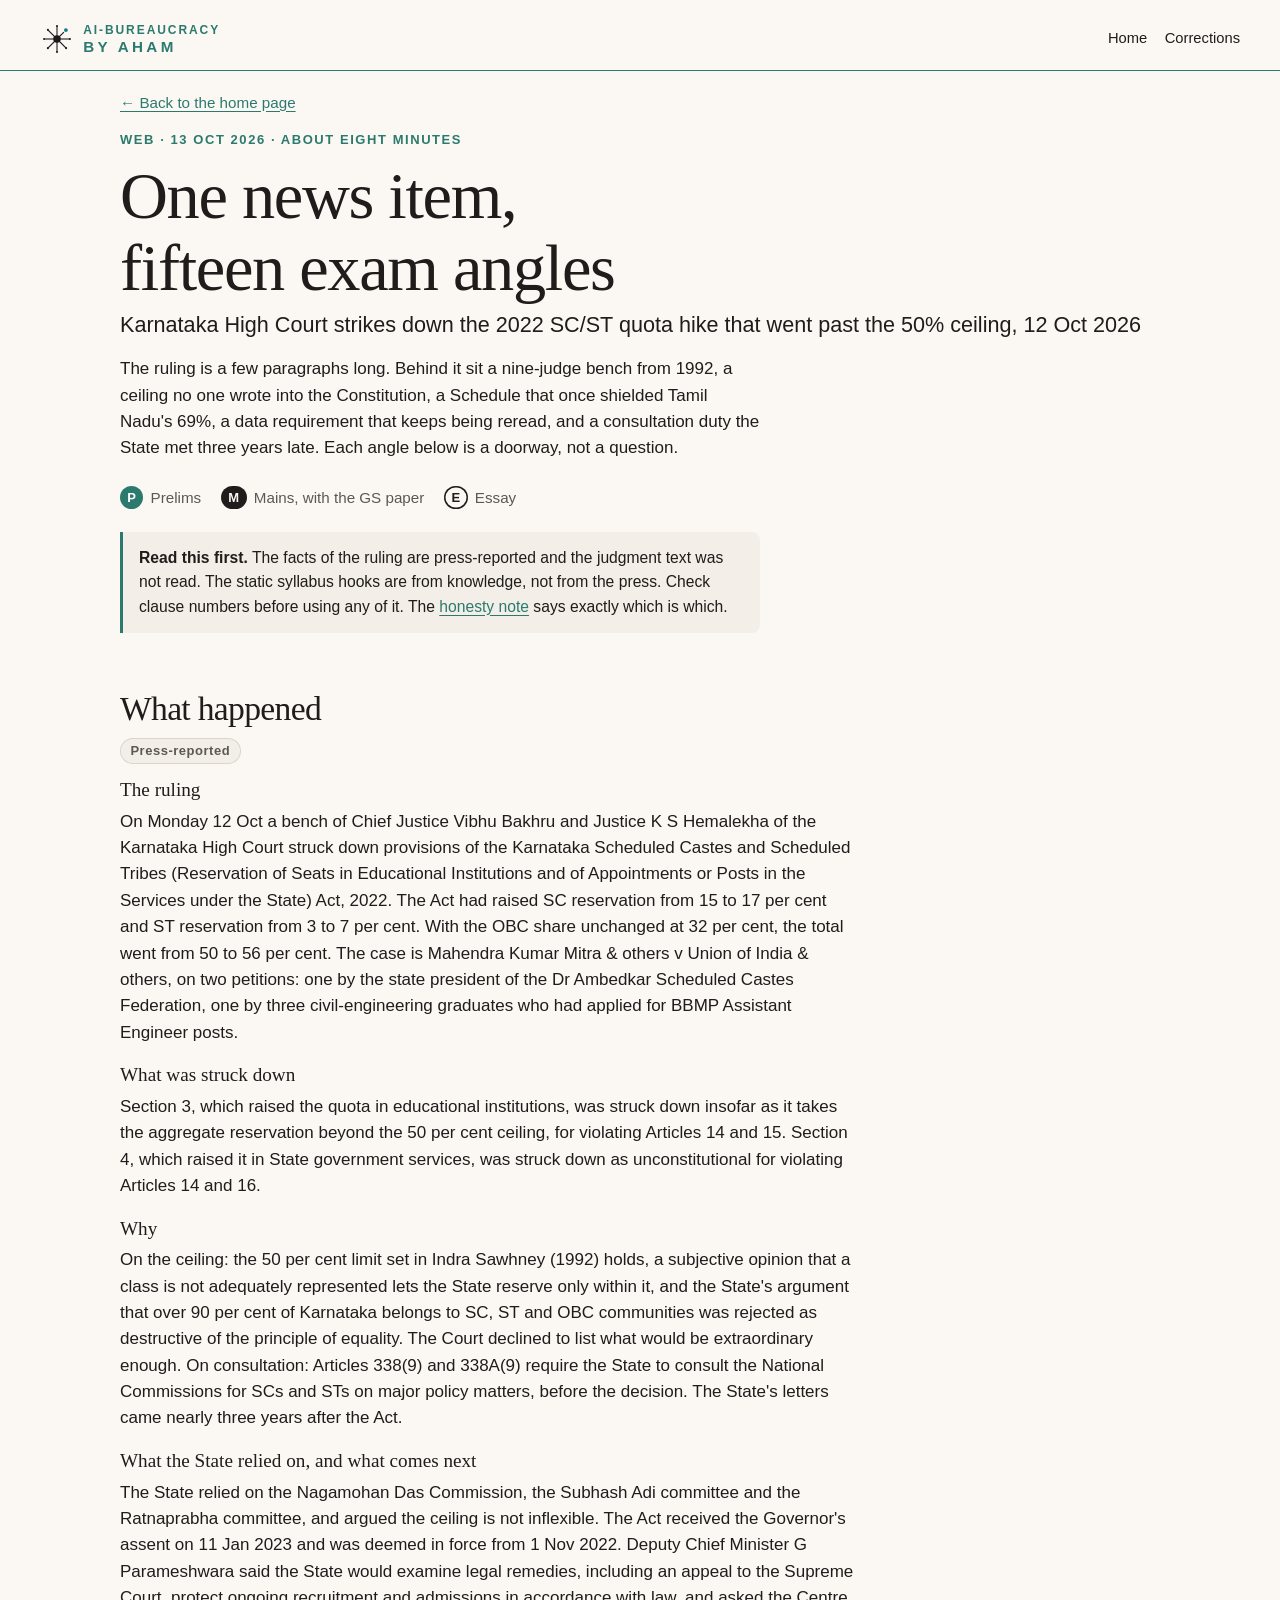
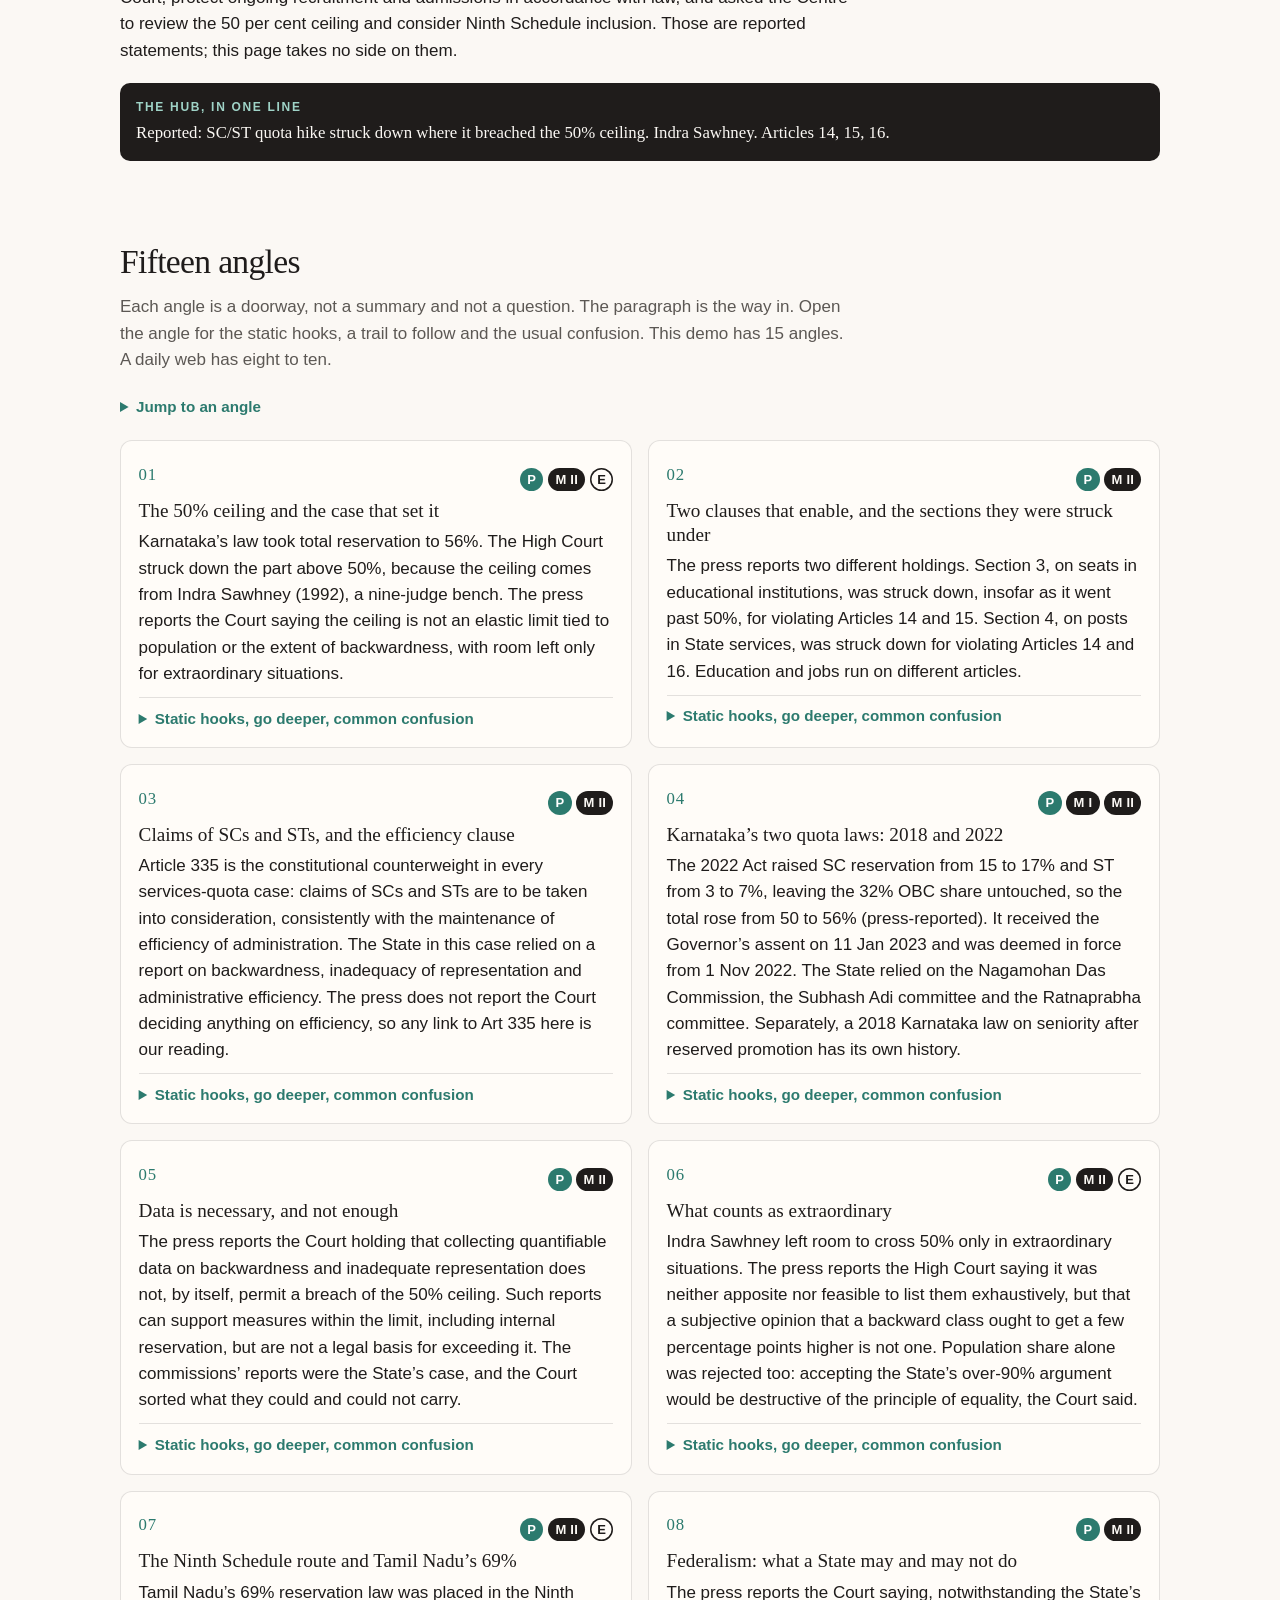
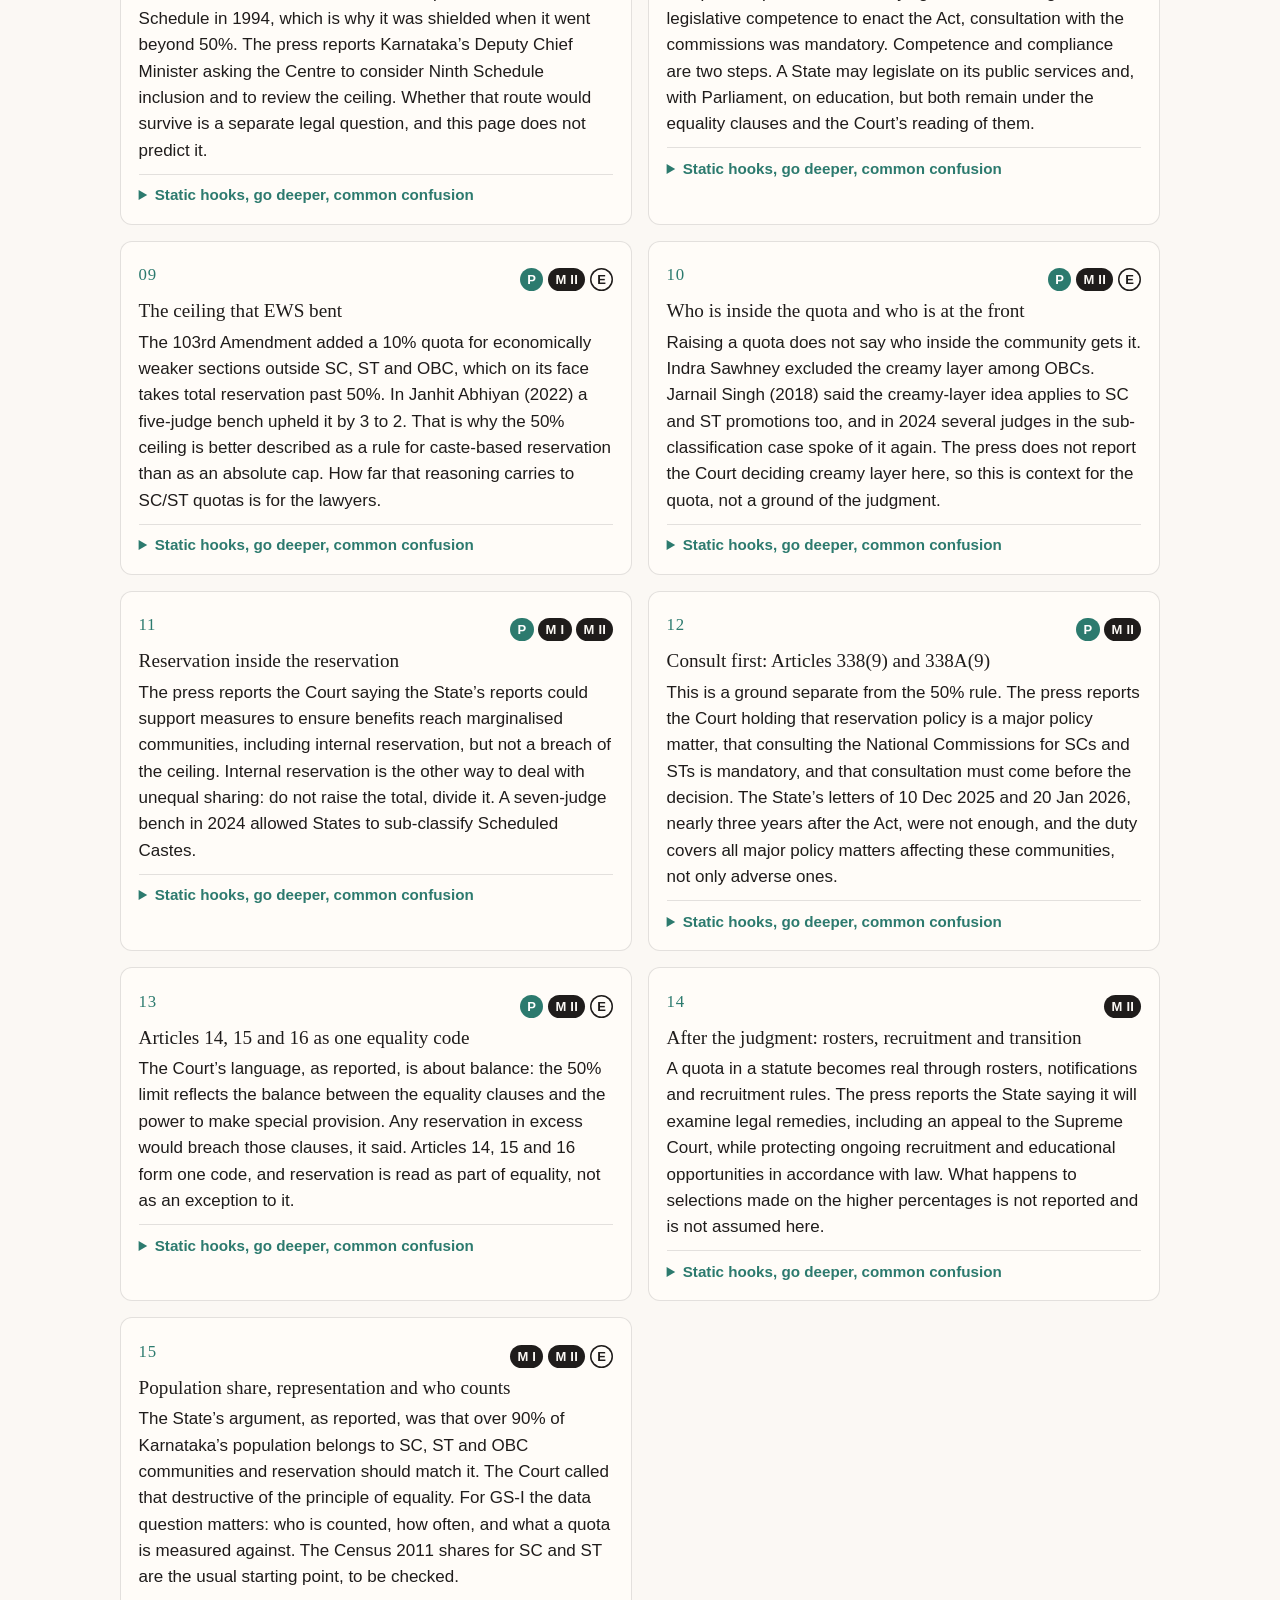
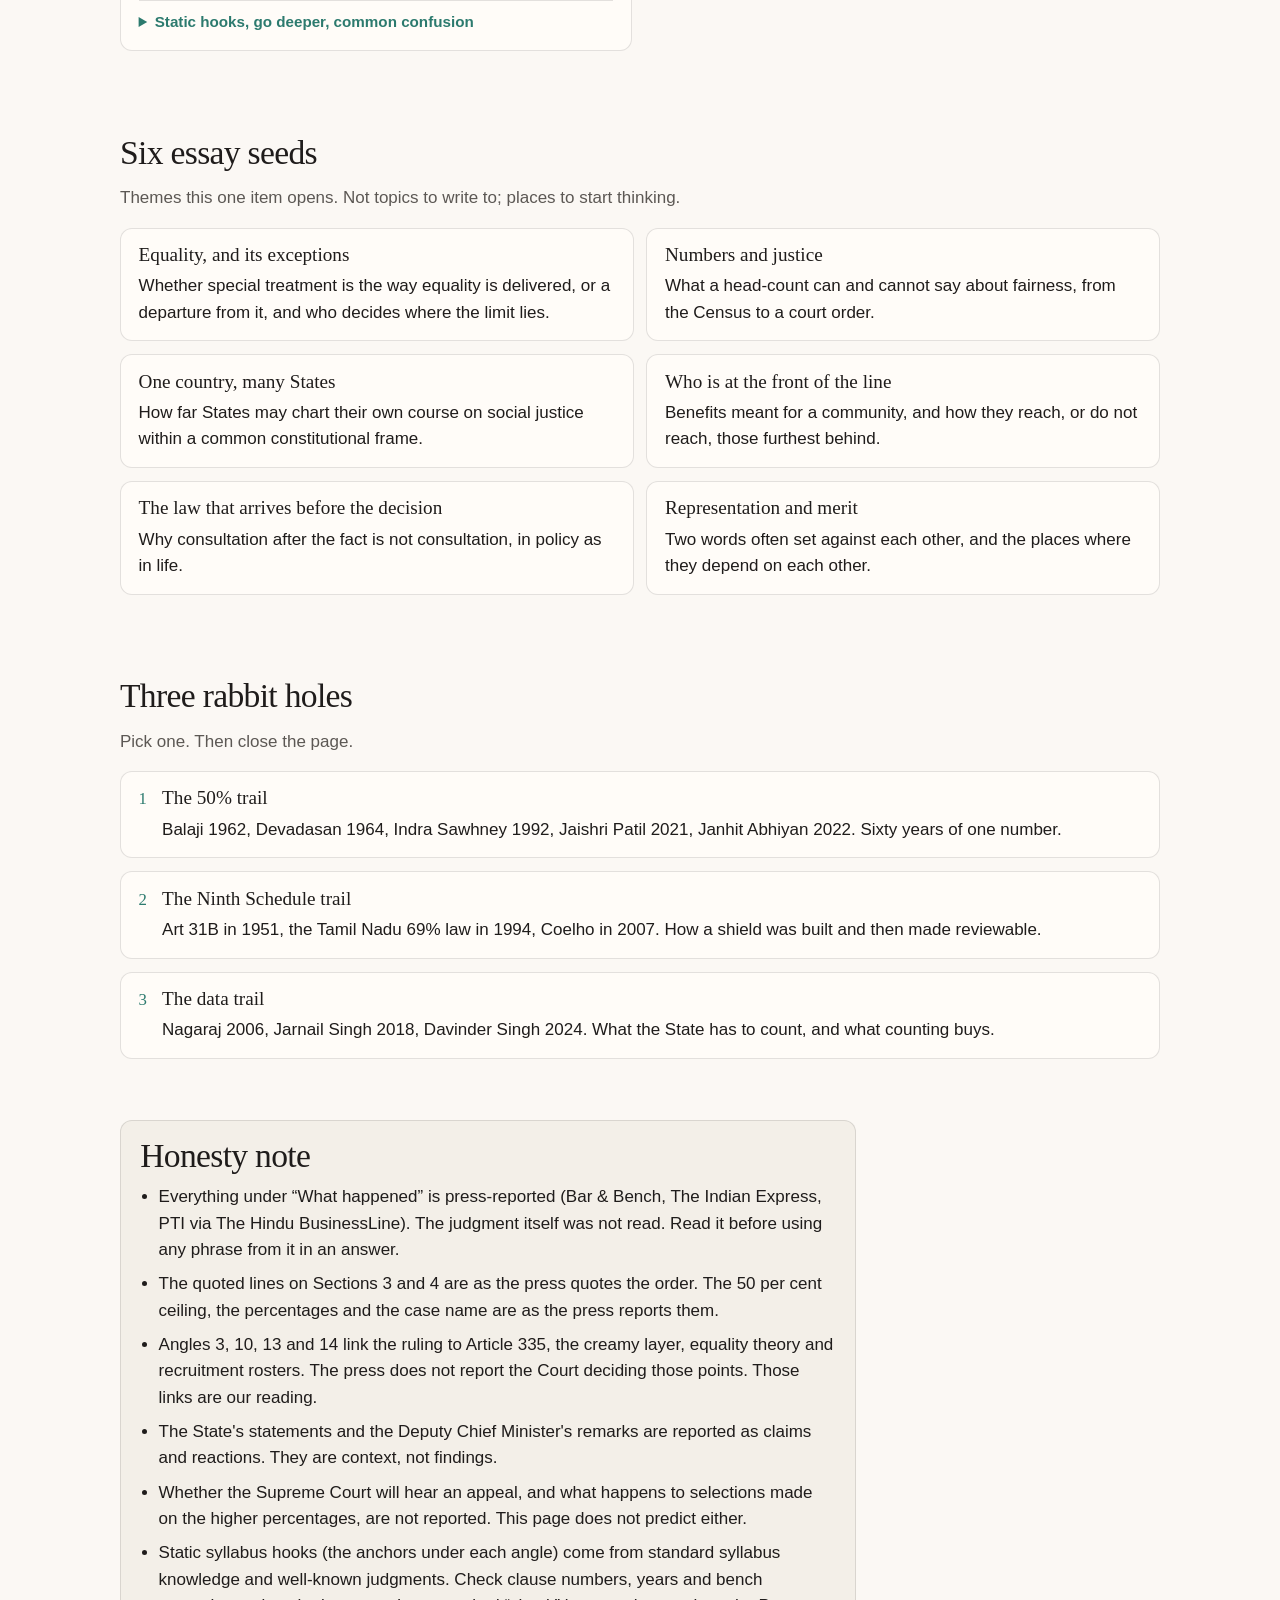
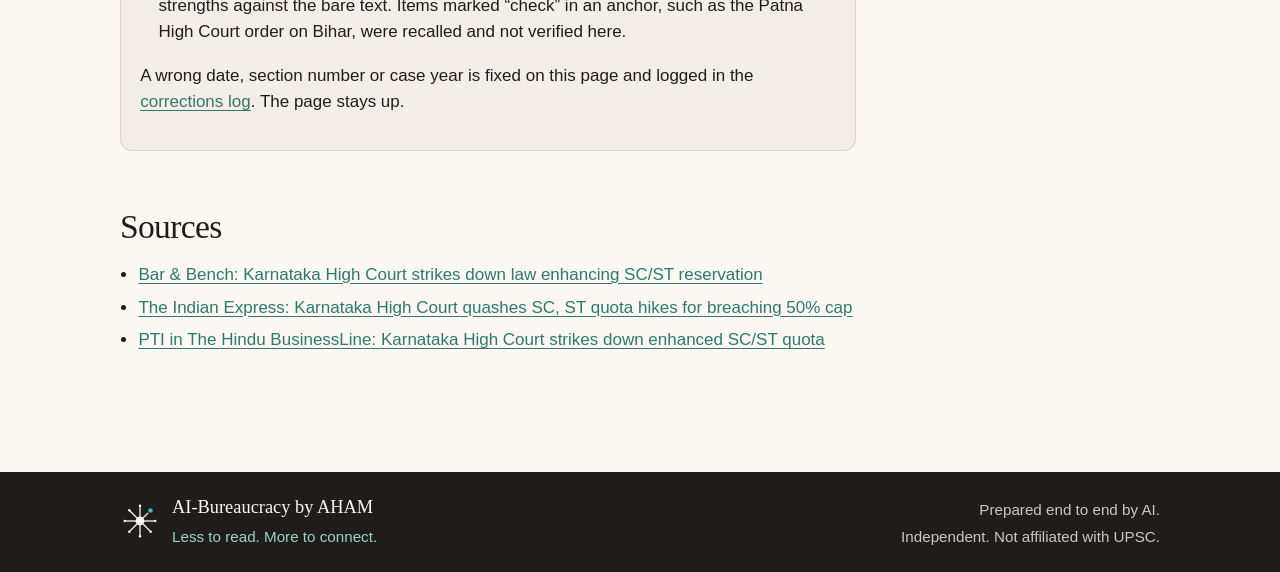
<file: web-13-oct-2026-karnataka-hc-reservation-ceiling.html>
<!DOCTYPE html>
<html lang="en">
<head>
  <meta charset="utf-8">
  <meta name="viewport" content="width=device-width, initial-scale=1">
  <title>One news item, fifteen exam angles: Karnataka High Court and the 50% reservation ceiling, 13 Oct 2026 | AI-Bureaucracy by AHAM</title>
  <meta name="description" content="Karnataka High Court strikes down the 2022 SC/ST quota hike above the 50% ceiling, mapped to UPSC Prelims, Mains and Essay. Fifteen angles, six essay seeds, three rabbit holes. Press-reported facts are labelled.">
  <link rel="canonical" href="https://hemantdoc12.github.io/ai-bureaucracy/web-13-oct-2026-karnataka-hc-reservation-ceiling.html">
  <meta property="og:title" content="One news item, fifteen exam angles">
  <meta property="og:description" content="Karnataka High Court and the 50% reservation ceiling, mapped to Prelims, Mains and Essay. Less to read. More to connect.">
  <meta property="og:type" content="article">
  <meta property="og:url" content="https://hemantdoc12.github.io/ai-bureaucracy/web-13-oct-2026-karnataka-hc-reservation-ceiling.html">
  <meta property="og:image" content="https://hemantdoc12.github.io/ai-bureaucracy/assets/og.png">
  <meta property="og:image:width" content="1200">
  <meta property="og:image:height" content="630">
  <meta name="twitter:card" content="summary_large_image">
  <script type="application/ld+json">
{
    "@context": "https://schema.org",
    "@type": "Article",
    "headline": "One news item, fifteen exam angles: Karnataka High Court and the 50% reservation ceiling, 13 Oct 2026",
    "description": "Karnataka High Court strikes down the 2022 SC/ST quota hike above the 50% ceiling, mapped to UPSC Prelims, Mains and Essay. Fifteen angles, six essay seeds, three rabbit holes. Press-reported facts are labelled.",
    "datePublished": "2026-10-13T08:00:00+05:30",
    "dateModified": "2026-10-13T08:00:00+05:30",
    "image": "https://hemantdoc12.github.io/ai-bureaucracy/assets/og.png",
    "url": "https://hemantdoc12.github.io/ai-bureaucracy/web-13-oct-2026-karnataka-hc-reservation-ceiling.html",
    "mainEntityOfPage": "https://hemantdoc12.github.io/ai-bureaucracy/web-13-oct-2026-karnataka-hc-reservation-ceiling.html",
    "inLanguage": "en",
    "author": {
      "@type": "Organization",
      "@id": "https://hemantdoc12.github.io/ai-bureaucracy/#org",
      "name": "AI-Bureaucracy by AHAM",
      "url": "https://hemantdoc12.github.io/ai-bureaucracy/",
      "logo": "https://hemantdoc12.github.io/ai-bureaucracy/assets/apple-touch.png"
    },
    "publisher": {
      "@type": "Organization",
      "@id": "https://hemantdoc12.github.io/ai-bureaucracy/#org",
      "name": "AI-Bureaucracy by AHAM",
      "url": "https://hemantdoc12.github.io/ai-bureaucracy/",
      "logo": "https://hemantdoc12.github.io/ai-bureaucracy/assets/apple-touch.png"
    }
  }
  </script>
  <meta name="theme-color" content="#fbf8f4">
  <link rel="icon" href="assets/favicon.svg" type="image/svg+xml">
  <link rel="icon" href="assets/favicon-32.png" sizes="32x32" type="image/png">
  <link rel="apple-touch-icon" href="assets/apple-touch.png">
  <link rel="stylesheet" href="site.css">
</head>
<body>
  <a class="skip" href="#main">Skip to content</a>
  <header class="top">
    <a class="brand" href="index.html"><img class="brand-mark" src="assets/mark.svg" alt="" width="36" height="36"><span class="brand-text"><span class="brand-product">AI-Bureaucracy</span><span class="brand-name">by AHAM</span></span></a>
    <nav aria-label="Pages">
      <a href="index.html">Home</a>
      <a href="corrections.html">Corrections</a>
    </nav>
  </header>

  <main id="main">
    <div class="wrap webpage">
      <p class="backlink"><a href="index.html">&larr; Back to the home page</a></p>
      <header class="hero hero-plain">
        <p class="eyebrow">Web &middot; 13 Oct 2026 &middot; about eight minutes</p>
        <h1>One news item, fifteen exam angles</h1>
        <p class="lede">Karnataka High Court strikes down the 2022 SC/ST quota hike that went past the 50% ceiling, 12 Oct 2026</p>
        <p class="intro">The ruling is a few paragraphs long. Behind it sit a nine-judge bench from 1992, a ceiling no one wrote into the Constitution, a Schedule that once shielded Tamil Nadu&#x27;s 69%, a data requirement that keeps being reread, and a consultation duty the State met three years late. Each angle below is a doorway, not a question.</p>
        <ul class="papers">
          <li><span class="chip chip-p">P</span> Prelims</li>
          <li><span class="chip chip-m">M</span> Mains, with the GS paper</li>
          <li><span class="chip chip-e">E</span> Essay</li>
        </ul>
        <p class="read-first"><strong>Read this first.</strong> The facts of the ruling are press-reported and the judgment text was not read. The static syllabus hooks are from knowledge, not from the press. Check clause numbers before using any of it. The <a href="#honesty">honesty note</a> says exactly which is which.</p>
      </header>

      <section aria-labelledby="happened">
        <h2 id="happened">What happened</h2>
        <p class="badge">Press-reported</p>
        <div class="news"><div class="news-item"><h3>The ruling</h3><p>On Monday 12 Oct a bench of Chief Justice Vibhu Bakhru and Justice K S Hemalekha of the Karnataka High Court struck down provisions of the Karnataka Scheduled Castes and Scheduled Tribes (Reservation of Seats in Educational Institutions and of Appointments or Posts in the Services under the State) Act, 2022. The Act had raised SC reservation from 15 to 17 per cent and ST reservation from 3 to 7 per cent. With the OBC share unchanged at 32 per cent, the total went from 50 to 56 per cent. The case is Mahendra Kumar Mitra &amp; others v Union of India &amp; others, on two petitions: one by the state president of the Dr Ambedkar Scheduled Castes Federation, one by three civil-engineering graduates who had applied for BBMP Assistant Engineer posts.</p></div><div class="news-item"><h3>What was struck down</h3><p>Section 3, which raised the quota in educational institutions, was struck down insofar as it takes the aggregate reservation beyond the 50 per cent ceiling, for violating Articles 14 and 15. Section 4, which raised it in State government services, was struck down as unconstitutional for violating Articles 14 and 16.</p></div><div class="news-item"><h3>Why</h3><p>On the ceiling: the 50 per cent limit set in Indra Sawhney (1992) holds, a subjective opinion that a class is not adequately represented lets the State reserve only within it, and the State&#x27;s argument that over 90 per cent of Karnataka belongs to SC, ST and OBC communities was rejected as destructive of the principle of equality. The Court declined to list what would be extraordinary enough. On consultation: Articles 338(9) and 338A(9) require the State to consult the National Commissions for SCs and STs on major policy matters, before the decision. The State&#x27;s letters came nearly three years after the Act.</p></div><div class="news-item"><h3>What the State relied on, and what comes next</h3><p>The State relied on the Nagamohan Das Commission, the Subhash Adi committee and the Ratnaprabha committee, and argued the ceiling is not inflexible. The Act received the Governor&#x27;s assent on 11 Jan 2023 and was deemed in force from 1 Nov 2022. Deputy Chief Minister G Parameshwara said the State would examine legal remedies, including an appeal to the Supreme Court, protect ongoing recruitment and admissions in accordance with law, and asked the Centre to review the 50 per cent ceiling and consider Ninth Schedule inclusion. Those are reported statements; this page takes no side on them.</p></div></div>
        <p class="hubline"><span class="hubline-k">The hub, in one line</span> Reported: SC/ST quota hike struck down where it breached the 50% ceiling. Indra Sawhney. Articles 14, 15, 16.</p>
      </section>

      <section aria-labelledby="angles-title">
        <h2 id="angles-title">Fifteen angles</h2>
        <p class="quiet">Each angle is a doorway, not a summary and not a question. The paragraph is the way in. Open the angle for the static hooks, a trail to follow and the usual confusion. This demo has 15 angles. A daily web has eight to ten.</p>
        <details class="toc"><summary>Jump to an angle</summary><ol><li><a href="#a1">01 The 50% ceiling and the case that set it</a></li><li><a href="#a2">02 Two clauses that enable, and the sections they were struck under</a></li><li><a href="#a3">03 Claims of SCs and STs, and the efficiency clause</a></li><li><a href="#a4">04 Karnataka’s two quota laws: 2018 and 2022</a></li><li><a href="#a5">05 Data is necessary, and not enough</a></li><li><a href="#a6">06 What counts as extraordinary</a></li><li><a href="#a7">07 The Ninth Schedule route and Tamil Nadu’s 69%</a></li><li><a href="#a8">08 Federalism: what a State may and may not do</a></li><li><a href="#a9">09 The ceiling that EWS bent</a></li><li><a href="#a10">10 Who is inside the quota and who is at the front</a></li><li><a href="#a11">11 Reservation inside the reservation</a></li><li><a href="#a12">12 Consult first: Articles 338(9) and 338A(9)</a></li><li><a href="#a13">13 Articles 14, 15 and 16 as one equality code</a></li><li><a href="#a14">14 After the judgment: rosters, recruitment and transition</a></li><li><a href="#a15">15 Population share, representation and who counts</a></li></ol></details>
        <div class="angles">
<article class="angle" id="a1">
  <div class="angle-top"><span class="idx">01</span><div class="chips" aria-label="Exam relevance"><span class="chip chip-p">P</span><span class="chip chip-m">M II</span><span class="chip chip-e">E</span></div></div>
  <h3>The 50% ceiling and the case that set it</h3>
  <p class="hook">Karnataka’s law took total reservation to 56%. The High Court struck down the part above 50%, because the ceiling comes from Indra Sawhney (1992), a nine-judge bench. The press reports the Court saying the ceiling is not an elastic limit tied to population or the extent of backwardness, with room left only for extraordinary situations.</p>
  <details>
    <summary>Static hooks, go deeper, common confusion</summary>
    <p class="label">Static syllabus hooks <span class="tagnote">not from the press; check the bare text</span></p>
    <ul class="anchors"><li>Indra Sawhney v Union of India (1992), nine judges: 50% as the rule</li><li>M.R. Balaji (1962) first spoke of reservation staying under 50%</li><li>T. Devadasan (1964): carry-forward pushing past 50% struck down</li><li>Arts 15(4) and 16(4) as the enabling clauses</li><li>Indra Sawhney also gave the creamy-layer exclusion for OBCs</li></ul>
    <p class="label">Go deeper</p>
    <p>Read the 1992 majority on the 50% rule and on the ‘extraordinary situations’ exception side by side. Note how little the Court said about what such a situation looks like.</p>
    <p class="label">Common confusion</p>
    <p>The 50% figure is a judge-made rule from case law, not a number in the Constitution’s text.</p>
  </details>
</article>
<article class="angle" id="a2">
  <div class="angle-top"><span class="idx">02</span><div class="chips" aria-label="Exam relevance"><span class="chip chip-p">P</span><span class="chip chip-m">M II</span></div></div>
  <h3>Two clauses that enable, and the sections they were struck under</h3>
  <p class="hook">The press reports two different holdings. Section 3, on seats in educational institutions, was struck down, insofar as it went past 50%, for violating Articles 14 and 15. Section 4, on posts in State services, was struck down for violating Articles 14 and 16. Education and jobs run on different articles.</p>
  <details>
    <summary>Static hooks, go deeper, common confusion</summary>
    <p class="label">Static syllabus hooks <span class="tagnote">not from the press; check the bare text</span></p>
    <ul class="anchors"><li>Art 15(4): special provision for socially and educationally backward classes, and SCs and STs</li><li>Art 15(5): 93rd Amendment (2005), reservation in educational institutions; upheld in Ashoka Kumar Thakur (2008)</li><li>Art 16(4): reservation in appointments where a class is not adequately represented</li><li>Art 16(4A) and 16(4B): promotion and carry-forward vacancies</li><li>Art 15(6), 16(6): EWS clauses (103rd Amendment, 2019)</li></ul>
    <p class="label">Go deeper</p>
    <p>Lay the clauses of Article 15 and Article 16 side by side in a table. Mark which ones enable, which ones restrict.</p>
    <p class="label">Common confusion</p>
    <p>Art 15 covers education and public places. Art 16 covers public employment. Mixing them up is common.</p>
  </details>
</article>
<article class="angle" id="a3">
  <div class="angle-top"><span class="idx">03</span><div class="chips" aria-label="Exam relevance"><span class="chip chip-p">P</span><span class="chip chip-m">M II</span></div></div>
  <h3>Claims of SCs and STs, and the efficiency clause</h3>
  <p class="hook">Article 335 is the constitutional counterweight in every services-quota case: claims of SCs and STs are to be taken into consideration, consistently with the maintenance of efficiency of administration. The State in this case relied on a report on backwardness, inadequacy of representation and administrative efficiency. The press does not report the Court deciding anything on efficiency, so any link to Art 335 here is our reading.</p>
  <details>
    <summary>Static hooks, go deeper, common confusion</summary>
    <p class="label">Static syllabus hooks <span class="tagnote">not from the press; check the bare text</span></p>
    <ul class="anchors"><li>Art 335 and the 82nd Amendment (2000) proviso on relaxation in qualifying marks and standards</li><li>Indra Sawhney (1992) on efficiency and Art 16(4)</li><li>M. Nagaraj (2006): efficiency must not be compromised, one of three things the State must examine for promotion quotas</li><li>Art 16(4A): promotion for SC/ST</li></ul>
    <p class="label">Go deeper</p>
    <p>Follow the word ‘efficiency’ through Indra Sawhney, Nagaraj and Jarnail Singh. See whose burden it is to show it.</p>
    <p class="label">Common confusion</p>
    <p>Art 335 applies to SCs and STs only, not to OBCs.</p>
  </details>
</article>
<article class="angle" id="a4">
  <div class="angle-top"><span class="idx">04</span><div class="chips" aria-label="Exam relevance"><span class="chip chip-p">P</span><span class="chip chip-m">M I</span><span class="chip chip-m">M II</span></div></div>
  <h3>Karnataka’s two quota laws: 2018 and 2022</h3>
  <p class="hook">The 2022 Act raised SC reservation from 15 to 17% and ST from 3 to 7%, leaving the 32% OBC share untouched, so the total rose from 50 to 56% (press-reported). It received the Governor’s assent on 11 Jan 2023 and was deemed in force from 1 Nov 2022. The State relied on the Nagamohan Das Commission, the Subhash Adi committee and the Ratnaprabha committee. Separately, a 2018 Karnataka law on seniority after reserved promotion has its own history.</p>
  <details>
    <summary>Static hooks, go deeper, common confusion</summary>
    <p class="label">Static syllabus hooks <span class="tagnote">not from the press; check the bare text</span></p>
    <ul class="anchors"><li>B.K. Pavitra v Union of India (2017): Karnataka’s 2002 consequential seniority law struck down</li><li>B.K. Pavitra II (2019): the 2018 Karnataka law upheld</li><li>Central government services reserve 15% for SCs and 7.5% for STs, a national benchmark to set beside 17 and 7</li><li>Art 31B and the Ninth Schedule as a possible route (see angle 7)</li></ul>
    <p class="label">Go deeper</p>
    <p>Build a three-row timeline: 2017 and 2019 Pavitra rulings, the 2022 Act, the 2026 judgment. Mark what each decided.</p>
    <p class="label">Common confusion</p>
    <p>The 2018 law was about seniority in promotion. The 2022 law is about the size of the quota. Different laws, different courts’ questions.</p>
  </details>
</article>
<article class="angle" id="a5">
  <div class="angle-top"><span class="idx">05</span><div class="chips" aria-label="Exam relevance"><span class="chip chip-p">P</span><span class="chip chip-m">M II</span></div></div>
  <h3>Data is necessary, and not enough</h3>
  <p class="hook">The press reports the Court holding that collecting quantifiable data on backwardness and inadequate representation does not, by itself, permit a breach of the 50% ceiling. Such reports can support measures within the limit, including internal reservation, but are not a legal basis for exceeding it. The commissions’ reports were the State’s case, and the Court sorted what they could and could not carry.</p>
  <details>
    <summary>Static hooks, go deeper, common confusion</summary>
    <p class="label">Static syllabus hooks <span class="tagnote">not from the press; check the bare text</span></p>
    <ul class="anchors"><li>M. Nagaraj (2006): quantifiable data on backwardness and inadequacy of representation for promotion quotas</li><li>Jarnail Singh v Lachhmi Narain Gupta (2018): backwardness of SCs and STs need not be shown again, but inadequacy of representation must be</li><li>Art 16(4A) and 16(4B)</li></ul>
    <p class="label">Go deeper</p>
    <p>Read what Jarnail Singh dropped from Nagaraj and what it kept. Compare that with what the High Court says data can and cannot do.</p>
    <p class="label">Common confusion</p>
    <p>Jarnail Singh removed one data requirement (backwardness) but not the other (inadequate representation).</p>
  </details>
</article>
<article class="angle" id="a6">
  <div class="angle-top"><span class="idx">06</span><div class="chips" aria-label="Exam relevance"><span class="chip chip-p">P</span><span class="chip chip-m">M II</span><span class="chip chip-e">E</span></div></div>
  <h3>What counts as extraordinary</h3>
  <p class="hook">Indra Sawhney left room to cross 50% only in extraordinary situations. The press reports the High Court saying it was neither apposite nor feasible to list them exhaustively, but that a subjective opinion that a backward class ought to get a few percentage points higher is not one. Population share alone was rejected too: accepting the State’s over-90% argument would be destructive of the principle of equality, the Court said.</p>
  <details>
    <summary>Static hooks, go deeper, common confusion</summary>
    <p class="label">Static syllabus hooks <span class="tagnote">not from the press; check the bare text</span></p>
    <ul class="anchors"><li>Indra Sawhney (1992): remote and far-flung areas, with an example of the people living there</li><li>Dr Jaishri Laxmanrao Patil (2021): Maratha quota breaching 50% struck down, no extraordinary situation shown</li><li>Patna High Court (June 2024) on Bihar’s 65% law; check the later history</li><li>Janhit Abhiyan (2022) in angle 9 for the other side of the argument</li></ul>
    <p class="label">Go deeper</p>
    <p>Collect three cases where a State claimed an extraordinary situation, Maharashtra, Bihar and Karnataka, and note what each State actually offered.</p>
    <p class="label">Common confusion</p>
    <p>The exception is real, but in practice courts have almost never found it met.</p>
  </details>
</article>
<article class="angle" id="a7">
  <div class="angle-top"><span class="idx">07</span><div class="chips" aria-label="Exam relevance"><span class="chip chip-p">P</span><span class="chip chip-m">M II</span><span class="chip chip-e">E</span></div></div>
  <h3>The Ninth Schedule route and Tamil Nadu’s 69%</h3>
  <p class="hook">Tamil Nadu’s 69% reservation law was placed in the Ninth Schedule in 1994, which is why it was shielded when it went beyond 50%. The press reports Karnataka’s Deputy Chief Minister asking the Centre to consider Ninth Schedule inclusion and to review the ceiling. Whether that route would survive is a separate legal question, and this page does not predict it.</p>
  <details>
    <summary>Static hooks, go deeper, common confusion</summary>
    <p class="label">Static syllabus hooks <span class="tagnote">not from the press; check the bare text</span></p>
    <ul class="anchors"><li>Art 31B and the Ninth Schedule (First Amendment, 1951)</li><li>Tamil Nadu Backward Classes, SCs and STs (Reservation of Seats and Appointments) Act, 1993; 76th Amendment (1994)</li><li>I.R. Coelho v State of Tamil Nadu (2007): laws placed after 24 April 1973 can be tested against the basic structure</li><li>Kesavananda Bharati (1973): basic structure</li><li>Art 368 and the need for Parliament to act</li></ul>
    <p class="label">Go deeper</p>
    <p>Trace the Ninth Schedule from 1951 to Coelho. Mark the cut-off date and why the Court chose it.</p>
    <p class="label">Common confusion</p>
    <p>The Ninth Schedule is not a wall: since Coelho the Court can review laws placed in it.</p>
  </details>
</article>
<article class="angle" id="a8">
  <div class="angle-top"><span class="idx">08</span><div class="chips" aria-label="Exam relevance"><span class="chip chip-p">P</span><span class="chip chip-m">M II</span></div></div>
  <h3>Federalism: what a State may and may not do</h3>
  <p class="hook">The press reports the Court saying, notwithstanding the State’s legislative competence to enact the Act, consultation with the commissions was mandatory. Competence and compliance are two steps. A State may legislate on its public services and, with Parliament, on education, but both remain under the equality clauses and the Court’s reading of them.</p>
  <details>
    <summary>Static hooks, go deeper, common confusion</summary>
    <p class="label">Static syllabus hooks <span class="tagnote">not from the press; check the bare text</span></p>
    <ul class="anchors"><li>Art 246 and the Seventh Schedule</li><li>List II Entry 41: State public services</li><li>List III Entry 25: education, after the 42nd Amendment (1976)</li><li>Art 309: recruitment and conditions of service</li><li>Art 13 and judicial review of State laws</li></ul>
    <p class="label">Go deeper</p>
    <p>Place the Karnataka Act on the Seventh Schedule: which list, which entry, who else could have legislated.</p>
    <p class="label">Common confusion</p>
    <p>Legislative competence is a different question from validity. A State can have the power and still breach a fundamental right.</p>
  </details>
</article>
<article class="angle" id="a9">
  <div class="angle-top"><span class="idx">09</span><div class="chips" aria-label="Exam relevance"><span class="chip chip-p">P</span><span class="chip chip-m">M II</span><span class="chip chip-e">E</span></div></div>
  <h3>The ceiling that EWS bent</h3>
  <p class="hook">The 103rd Amendment added a 10% quota for economically weaker sections outside SC, ST and OBC, which on its face takes total reservation past 50%. In Janhit Abhiyan (2022) a five-judge bench upheld it by 3 to 2. That is why the 50% ceiling is better described as a rule for caste-based reservation than as an absolute cap. How far that reasoning carries to SC/ST quotas is for the lawyers.</p>
  <details>
    <summary>Static hooks, go deeper, common confusion</summary>
    <p class="label">Static syllabus hooks <span class="tagnote">not from the press; check the bare text</span></p>
    <ul class="anchors"><li>103rd Constitution Amendment (2019): Art 15(6) and 16(6)</li><li>Janhit Abhiyan v Union of India (Nov 2022), five judges, 3:2</li><li>Indra Sawhney (1992) had rejected economic criteria alone</li><li>Basic structure challenge: equality and the ceiling</li></ul>
    <p class="label">Go deeper</p>
    <p>Read the majority and the minority on whether 50% is part of the basic structure. Separate what each judge said about the ceiling from what they said about EWS.</p>
    <p class="label">Common confusion</p>
    <p>The judges did not all say the ceiling can be crossed. Majority and dissent differ in their reasons.</p>
  </details>
</article>
<article class="angle" id="a10">
  <div class="angle-top"><span class="idx">10</span><div class="chips" aria-label="Exam relevance"><span class="chip chip-p">P</span><span class="chip chip-m">M II</span><span class="chip chip-e">E</span></div></div>
  <h3>Who is inside the quota and who is at the front</h3>
  <p class="hook">Raising a quota does not say who inside the community gets it. Indra Sawhney excluded the creamy layer among OBCs. Jarnail Singh (2018) said the creamy-layer idea applies to SC and ST promotions too, and in 2024 several judges in the sub-classification case spoke of it again. The press does not report the Court deciding creamy layer here, so this is context for the quota, not a ground of the judgment.</p>
  <details>
    <summary>Static hooks, go deeper, common confusion</summary>
    <p class="label">Static syllabus hooks <span class="tagnote">not from the press; check the bare text</span></p>
    <ul class="anchors"><li>Indra Sawhney (1992): creamy-layer exclusion for OBCs</li><li>Jarnail Singh (2018): creamy-layer principle for SC/ST promotions</li><li>State of Punjab v Davinder Singh (Aug 2024): concurring views on creamy layer among SC/ST</li><li>Karnataka OBC share of 32% unchanged by the 2022 Act (press-reported)</li></ul>
    <p class="label">Go deeper</p>
    <p>Follow the creamy layer from the 1993 OBC office memorandum through Jarnail Singh to the 2024 opinions. Mark where it is settled and where it is argued.</p>
    <p class="label">Common confusion</p>
    <p>Creamy layer for OBCs is settled and applied. For SC/ST it is a live debate.</p>
  </details>
</article>
<article class="angle" id="a11">
  <div class="angle-top"><span class="idx">11</span><div class="chips" aria-label="Exam relevance"><span class="chip chip-p">P</span><span class="chip chip-m">M I</span><span class="chip chip-m">M II</span></div></div>
  <h3>Reservation inside the reservation</h3>
  <p class="hook">The press reports the Court saying the State’s reports could support measures to ensure benefits reach marginalised communities, including internal reservation, but not a breach of the ceiling. Internal reservation is the other way to deal with unequal sharing: do not raise the total, divide it. A seven-judge bench in 2024 allowed States to sub-classify Scheduled Castes.</p>
  <details>
    <summary>Static hooks, go deeper, common confusion</summary>
    <p class="label">Static syllabus hooks <span class="tagnote">not from the press; check the bare text</span></p>
    <ul class="anchors"><li>State of Punjab v Davinder Singh (Aug 2024), seven judges, 6:1</li><li>E.V. Chinnaiah (2004) overruled</li><li>Art 341 and 342: the Presidential lists</li><li>Karnataka’s Nagamohan Das Commission as the State’s data source (press-reported)</li></ul>
    <p class="label">Go deeper</p>
    <p>Compare the majority and the single dissent in Davinder Singh on Art 341. Note what each says about who can change the list.</p>
    <p class="label">Common confusion</p>
    <p>Sub-classifying within the SC list is not the same as adding or removing a caste from the list.</p>
  </details>
</article>
<article class="angle" id="a12">
  <div class="angle-top"><span class="idx">12</span><div class="chips" aria-label="Exam relevance"><span class="chip chip-p">P</span><span class="chip chip-m">M II</span></div></div>
  <h3>Consult first: Articles 338(9) and 338A(9)</h3>
  <p class="hook">This is a ground separate from the 50% rule. The press reports the Court holding that reservation policy is a major policy matter, that consulting the National Commissions for SCs and STs is mandatory, and that consultation must come before the decision. The State’s letters of 10 Dec 2025 and 20 Jan 2026, nearly three years after the Act, were not enough, and the duty covers all major policy matters affecting these communities, not only adverse ones.</p>
  <details>
    <summary>Static hooks, go deeper, common confusion</summary>
    <p class="label">Static syllabus hooks <span class="tagnote">not from the press; check the bare text</span></p>
    <ul class="anchors"><li>Art 338: National Commission for Scheduled Castes</li><li>Art 338A: National Commission for Scheduled Tribes</li><li>89th Amendment (2003) split the single commission in two</li><li>Art 338B: National Commission for Backward Classes (102nd Amendment, 2018)</li><li>Art 338(9) and 338A(9): the Union and every State shall consult on major policy matters</li></ul>
    <p class="label">Go deeper</p>
    <p>Read Articles 338, 338A and 338B together. Note which commission has which powers and which bodies are consulted on which matters.</p>
    <p class="label">Common confusion</p>
    <p>The consultation duty is in clause (9) of the two articles. Check the clause number against the bare text.</p>
  </details>
</article>
<article class="angle" id="a13">
  <div class="angle-top"><span class="idx">13</span><div class="chips" aria-label="Exam relevance"><span class="chip chip-p">P</span><span class="chip chip-m">M II</span><span class="chip chip-e">E</span></div></div>
  <h3>Articles 14, 15 and 16 as one equality code</h3>
  <p class="hook">The Court’s language, as reported, is about balance: the 50% limit reflects the balance between the equality clauses and the power to make special provision. Any reservation in excess would breach those clauses, it said. Articles 14, 15 and 16 form one code, and reservation is read as part of equality, not as an exception to it.</p>
  <details>
    <summary>Static hooks, go deeper, common confusion</summary>
    <p class="label">Static syllabus hooks <span class="tagnote">not from the press; check the bare text</span></p>
    <ul class="anchors"><li>Art 14: equality before the law and equal protection of the laws</li><li>Art 15(1) and 16(2): no discrimination on listed grounds</li><li>State of Kerala v N.M. Thomas (1975): Art 16(4) as an application of 16(1)</li><li>Indra Sawhney (1992) on formal and substantive equality</li><li>Basic structure and equality</li></ul>
    <p class="label">Go deeper</p>
    <p>Read Thomas and Indra Sawhney on whether reservation is an exception to equality or a part of it.</p>
    <p class="label">Common confusion</p>
    <p>Whether reservation is an exception to equality or part of it has been argued in the cases; Thomas treats Art 16(4) as an application of 16(1).</p>
  </details>
</article>
<article class="angle" id="a14">
  <div class="angle-top"><span class="idx">14</span><div class="chips" aria-label="Exam relevance"><span class="chip chip-m">M II</span></div></div>
  <h3>After the judgment: rosters, recruitment and transition</h3>
  <p class="hook">A quota in a statute becomes real through rosters, notifications and recruitment rules. The press reports the State saying it will examine legal remedies, including an appeal to the Supreme Court, while protecting ongoing recruitment and educational opportunities in accordance with law. What happens to selections made on the higher percentages is not reported and is not assumed here.</p>
  <details>
    <summary>Static hooks, go deeper, common confusion</summary>
    <p class="label">Static syllabus hooks <span class="tagnote">not from the press; check the bare text</span></p>
    <ul class="anchors"><li>R.K. Sabharwal (1995): post-based roster</li><li>Art 16(4B): carry-forward unfilled vacancies as a separate class</li><li>Appeal route: special leave petition under Art 136</li><li>Interim orders and the status quo in transition cases</li></ul>
    <p class="label">Go deeper</p>
    <p>Follow one recruitment notification through reservation roster, merit list and appointment, and mark where a change of percentage would bite.</p>
    <p class="label">Common confusion</p>
    <p>Struck-down quota does not by itself say anything about appointments already made. That depends on the order and any appeal.</p>
  </details>
</article>
<article class="angle" id="a15">
  <div class="angle-top"><span class="idx">15</span><div class="chips" aria-label="Exam relevance"><span class="chip chip-m">M I</span><span class="chip chip-m">M II</span><span class="chip chip-e">E</span></div></div>
  <h3>Population share, representation and who counts</h3>
  <p class="hook">The State’s argument, as reported, was that over 90% of Karnataka’s population belongs to SC, ST and OBC communities and reservation should match it. The Court called that destructive of the principle of equality. For GS-I the data question matters: who is counted, how often, and what a quota is measured against. The Census 2011 shares for SC and ST are the usual starting point, to be checked.</p>
  <details>
    <summary>Static hooks, go deeper, common confusion</summary>
    <p class="label">Static syllabus hooks <span class="tagnote">not from the press; check the bare text</span></p>
    <ul class="anchors"><li>Census 2011: SCs about 16.6% and STs about 8.6% of India; check the Karnataka figures in the Census tables</li><li>Art 330 and 332: political reservation tied to population share</li><li>Art 340: Commission on backward classes</li><li>Representation in cadre versus population share</li></ul>
    <p class="label">Go deeper</p>
    <p>Compare the Census share of SC and ST in Karnataka with the 15, 3 and then 17, 7 figures. Note what the numbers can and cannot explain.</p>
    <p class="label">Common confusion</p>
    <p>Population share and adequate representation are different measures, and the courts use the second.</p>
  </details>
</article>
        </div>
      </section>

      <section aria-labelledby="essay-title">
        <h2 id="essay-title">Six essay seeds</h2>
        <p class="quiet">Themes this one item opens. Not topics to write to; places to start thinking.</p>
        <ol class="seeds"><li><h3>Equality, and its exceptions</h3><p>Whether special treatment is the way equality is delivered, or a departure from it, and who decides where the limit lies.</p></li><li><h3>Numbers and justice</h3><p>What a head-count can and cannot say about fairness, from the Census to a court order.</p></li><li><h3>One country, many States</h3><p>How far States may chart their own course on social justice within a common constitutional frame.</p></li><li><h3>Who is at the front of the line</h3><p>Benefits meant for a community, and how they reach, or do not reach, those furthest behind.</p></li><li><h3>The law that arrives before the decision</h3><p>Why consultation after the fact is not consultation, in policy as in life.</p></li><li><h3>Representation and merit</h3><p>Two words often set against each other, and the places where they depend on each other.</p></li></ol>
      </section>

      <section aria-labelledby="rabbit-title">
        <h2 id="rabbit-title">Three rabbit holes</h2>
        <p class="quiet">Pick one. Then close the page.</p>
        <ol class="holes"><li><span class="idx">1</span><div><h3>The 50% trail</h3><p>Balaji 1962, Devadasan 1964, Indra Sawhney 1992, Jaishri Patil 2021, Janhit Abhiyan 2022. Sixty years of one number.</p></div></li><li><span class="idx">2</span><div><h3>The Ninth Schedule trail</h3><p>Art 31B in 1951, the Tamil Nadu 69% law in 1994, Coelho in 2007. How a shield was built and then made reviewable.</p></div></li><li><span class="idx">3</span><div><h3>The data trail</h3><p>Nagaraj 2006, Jarnail Singh 2018, Davinder Singh 2024. What the State has to count, and what counting buys.</p></div></li></ol>
      </section>

      <section class="honesty" id="honesty" aria-labelledby="honesty-title">
        <h2 id="honesty-title">Honesty note</h2>
        <ul><li>Everything under &ldquo;What happened&rdquo; is press-reported (Bar &amp; Bench, The Indian Express, PTI via The Hindu BusinessLine). The judgment itself was not read. Read it before using any phrase from it in an answer.</li><li>The quoted lines on Sections 3 and 4 are as the press quotes the order. The 50 per cent ceiling, the percentages and the case name are as the press reports them.</li><li>Angles 3, 10, 13 and 14 link the ruling to Article 335, the creamy layer, equality theory and recruitment rosters. The press does not report the Court deciding those points. Those links are our reading.</li><li>The State&#x27;s statements and the Deputy Chief Minister&#x27;s remarks are reported as claims and reactions. They are context, not findings.</li><li>Whether the Supreme Court will hear an appeal, and what happens to selections made on the higher percentages, are not reported. This page does not predict either.</li><li>Static syllabus hooks (the anchors under each angle) come from standard syllabus knowledge and well-known judgments. Check clause numbers, years and bench strengths against the bare text. Items marked &ldquo;check&rdquo; in an anchor, such as the Patna High Court order on Bihar, were recalled and not verified here.</li></ul>
        <p>A wrong date, section number or case year is fixed on this page and logged in the <a href="corrections.html">corrections log</a>. The page stays up.</p>
      </section>

      <section aria-labelledby="sources-title">
        <h2 id="sources-title">Sources</h2>
        <ul class="sources"><li><a href="https://www.barandbench.com/news/litigation/karnataka-high-court-strikes-down-law-enhancing-scst-reservation-as-total-quota-exceeds-50-cap" rel="noopener">Bar &amp; Bench: Karnataka High Court strikes down law enhancing SC/ST reservation</a></li><li><a href="https://indianexpress.com/article/legal-news/karnataka-hc-rules-sc-st-quota-hikes-unconstitutional-10918445/" rel="noopener">The Indian Express: Karnataka High Court quashes SC, ST quota hikes for breaching 50% cap</a></li><li><a href="https://www.thehindubusinessline.com/news/national/karnataka-high-court-strikes-down-enhanced-scst-quota-upholds-50-reservation-ceiling/article71577734.ece" rel="noopener">PTI in The Hindu BusinessLine: Karnataka High Court strikes down enhanced SC/ST quota</a></li></ul>
      </section>
    </div>
  </main>

  <footer class="foot">
    <div class="foot-inner">
      <div class="foot-id">
        <img class="foot-mark" src="assets/mark-dark.svg" alt="" width="44" height="44">
        <div>
          <strong>AI-Bureaucracy by AHAM</strong>
          <p class="tag">Less to read. More to connect.</p>
        </div>
      </div>
      <div class="foot-right">
        <p>Prepared end to end by AI.</p>
        <p>Independent. Not affiliated with UPSC.</p>
      </div>
    </div>
  </footer>
</body>
</html>
</file>
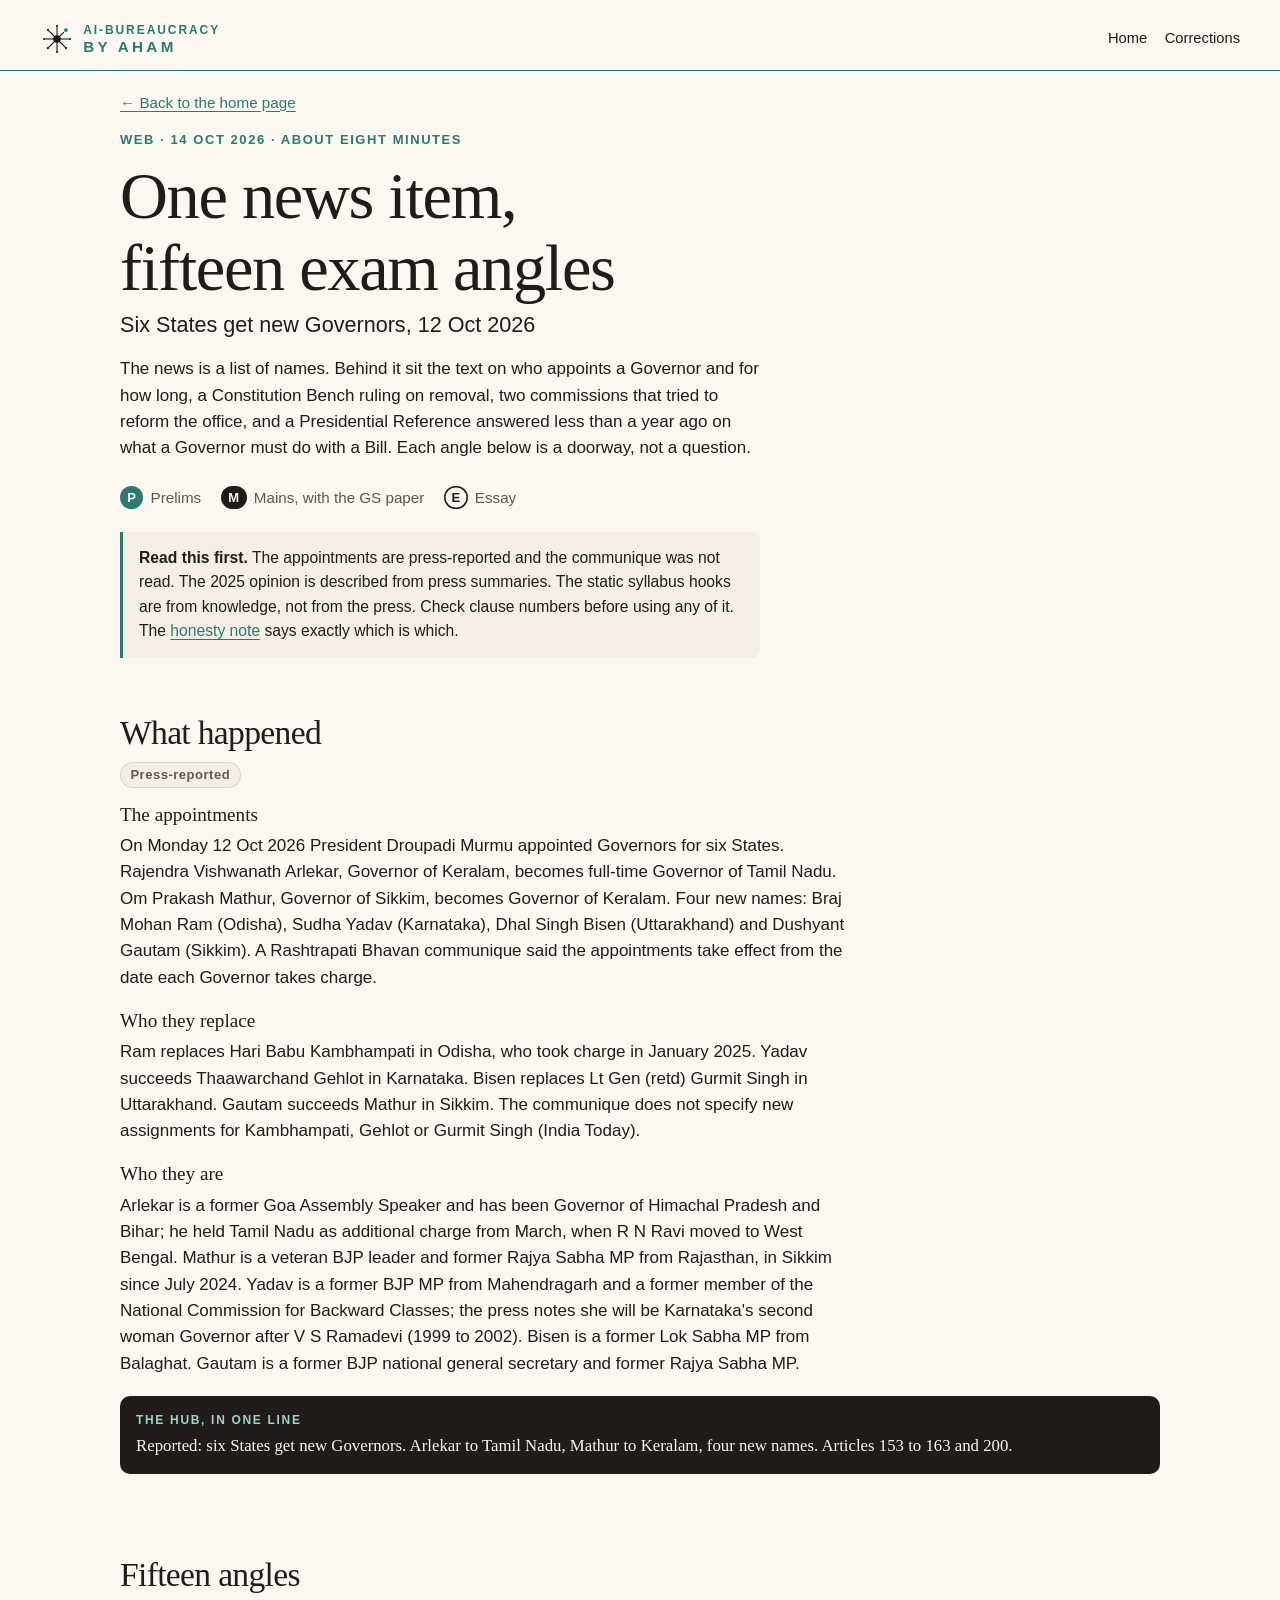
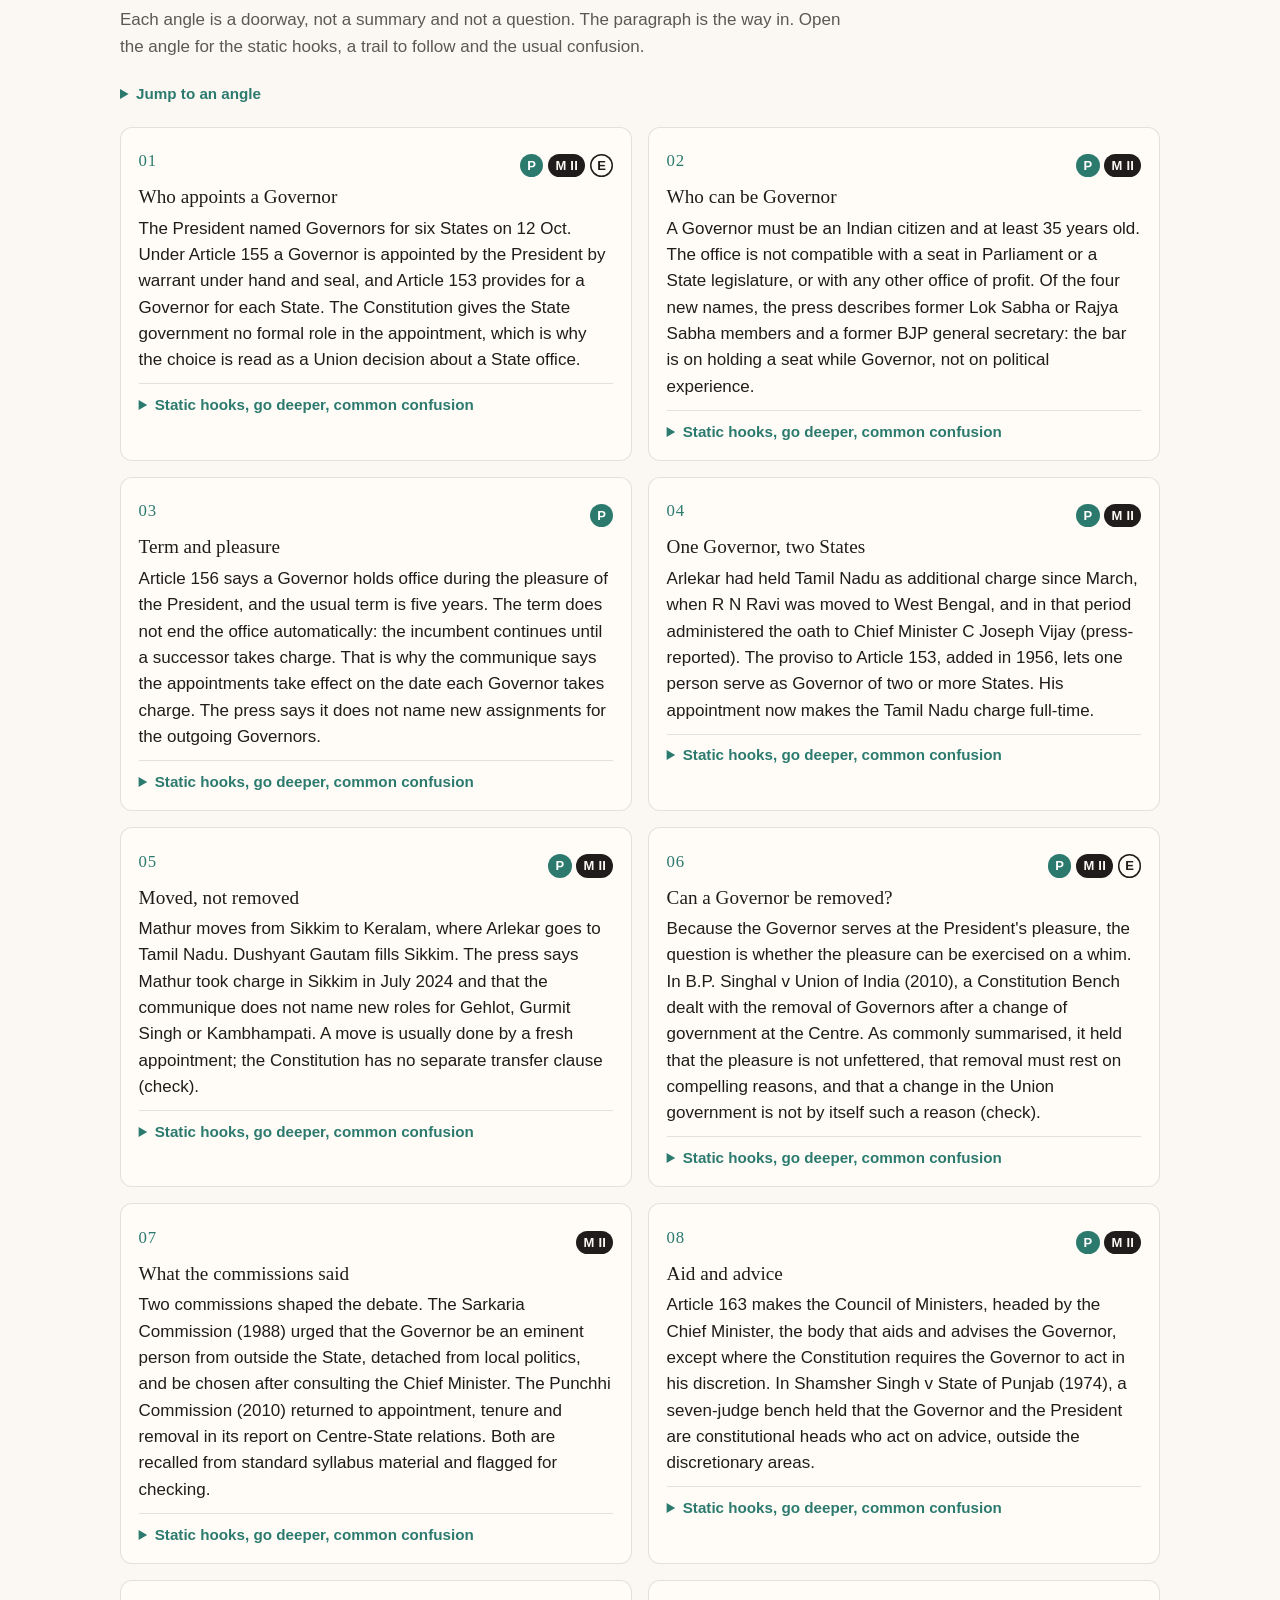
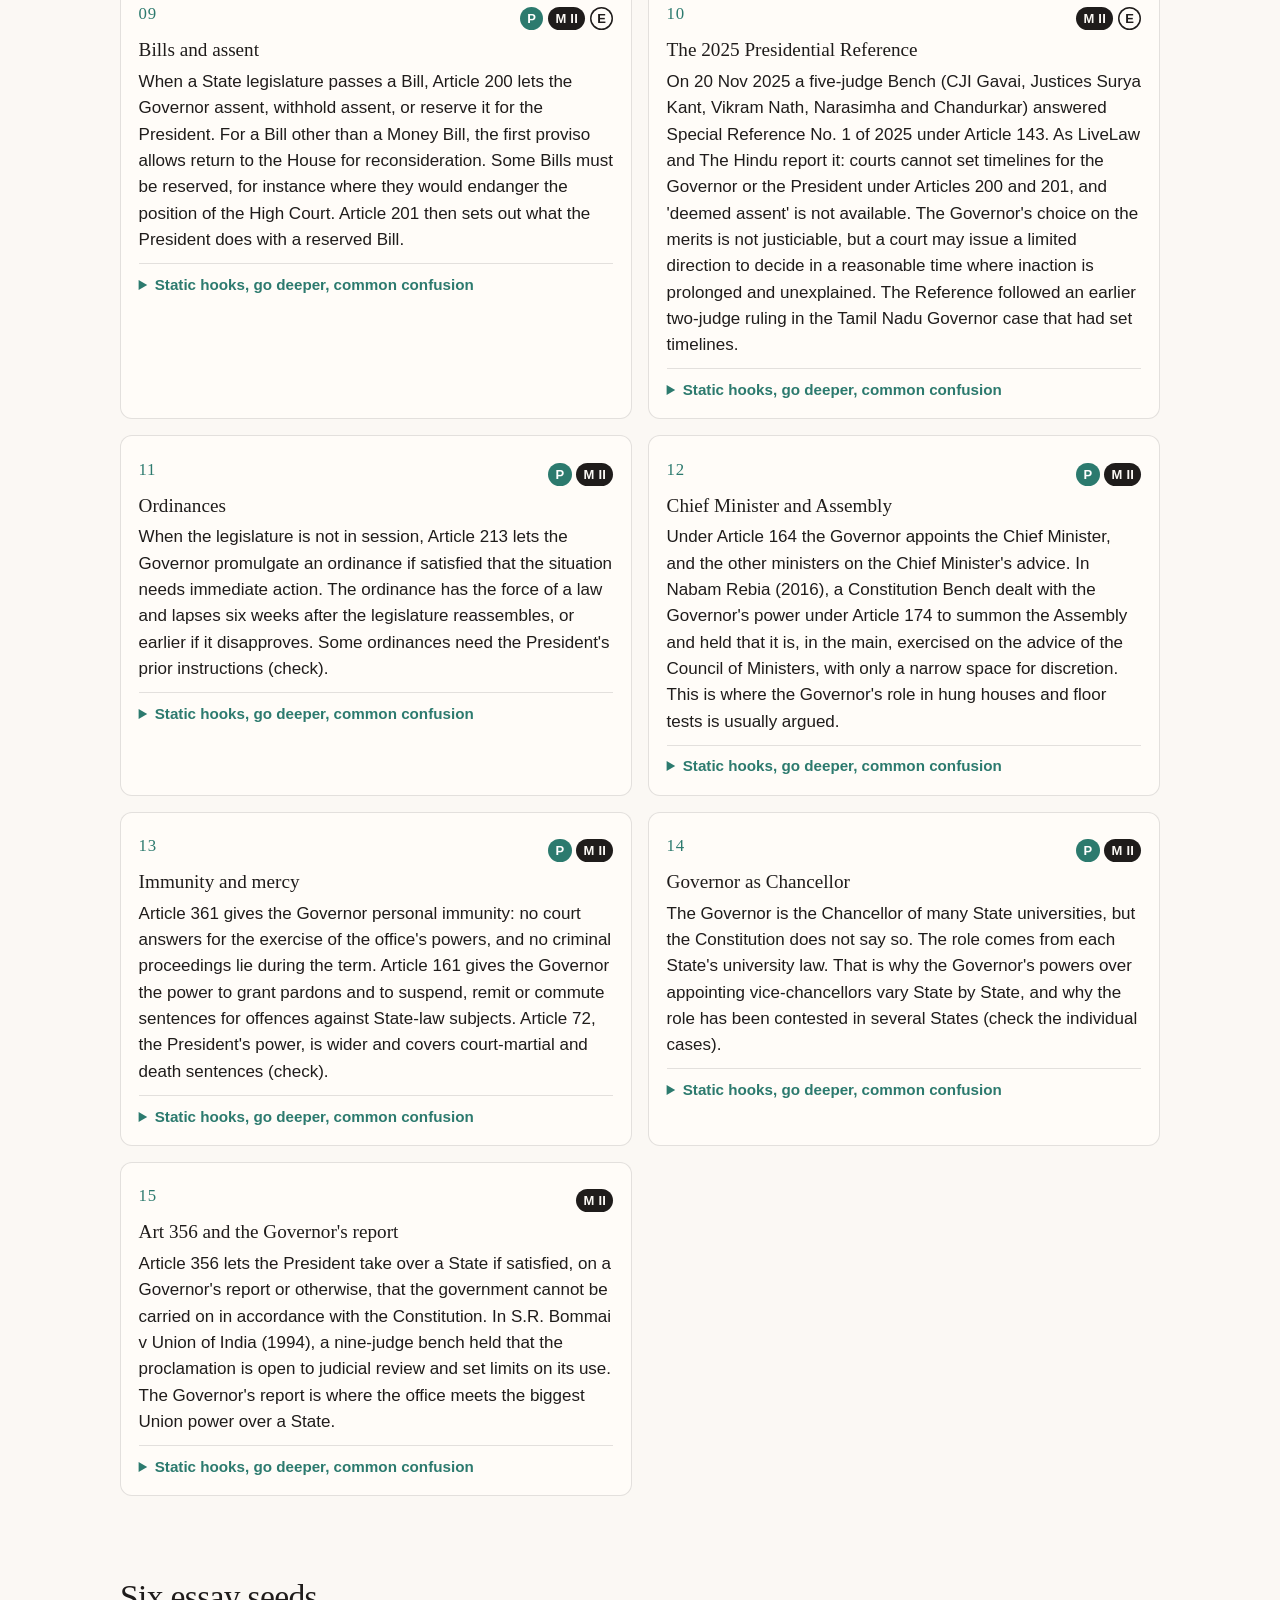
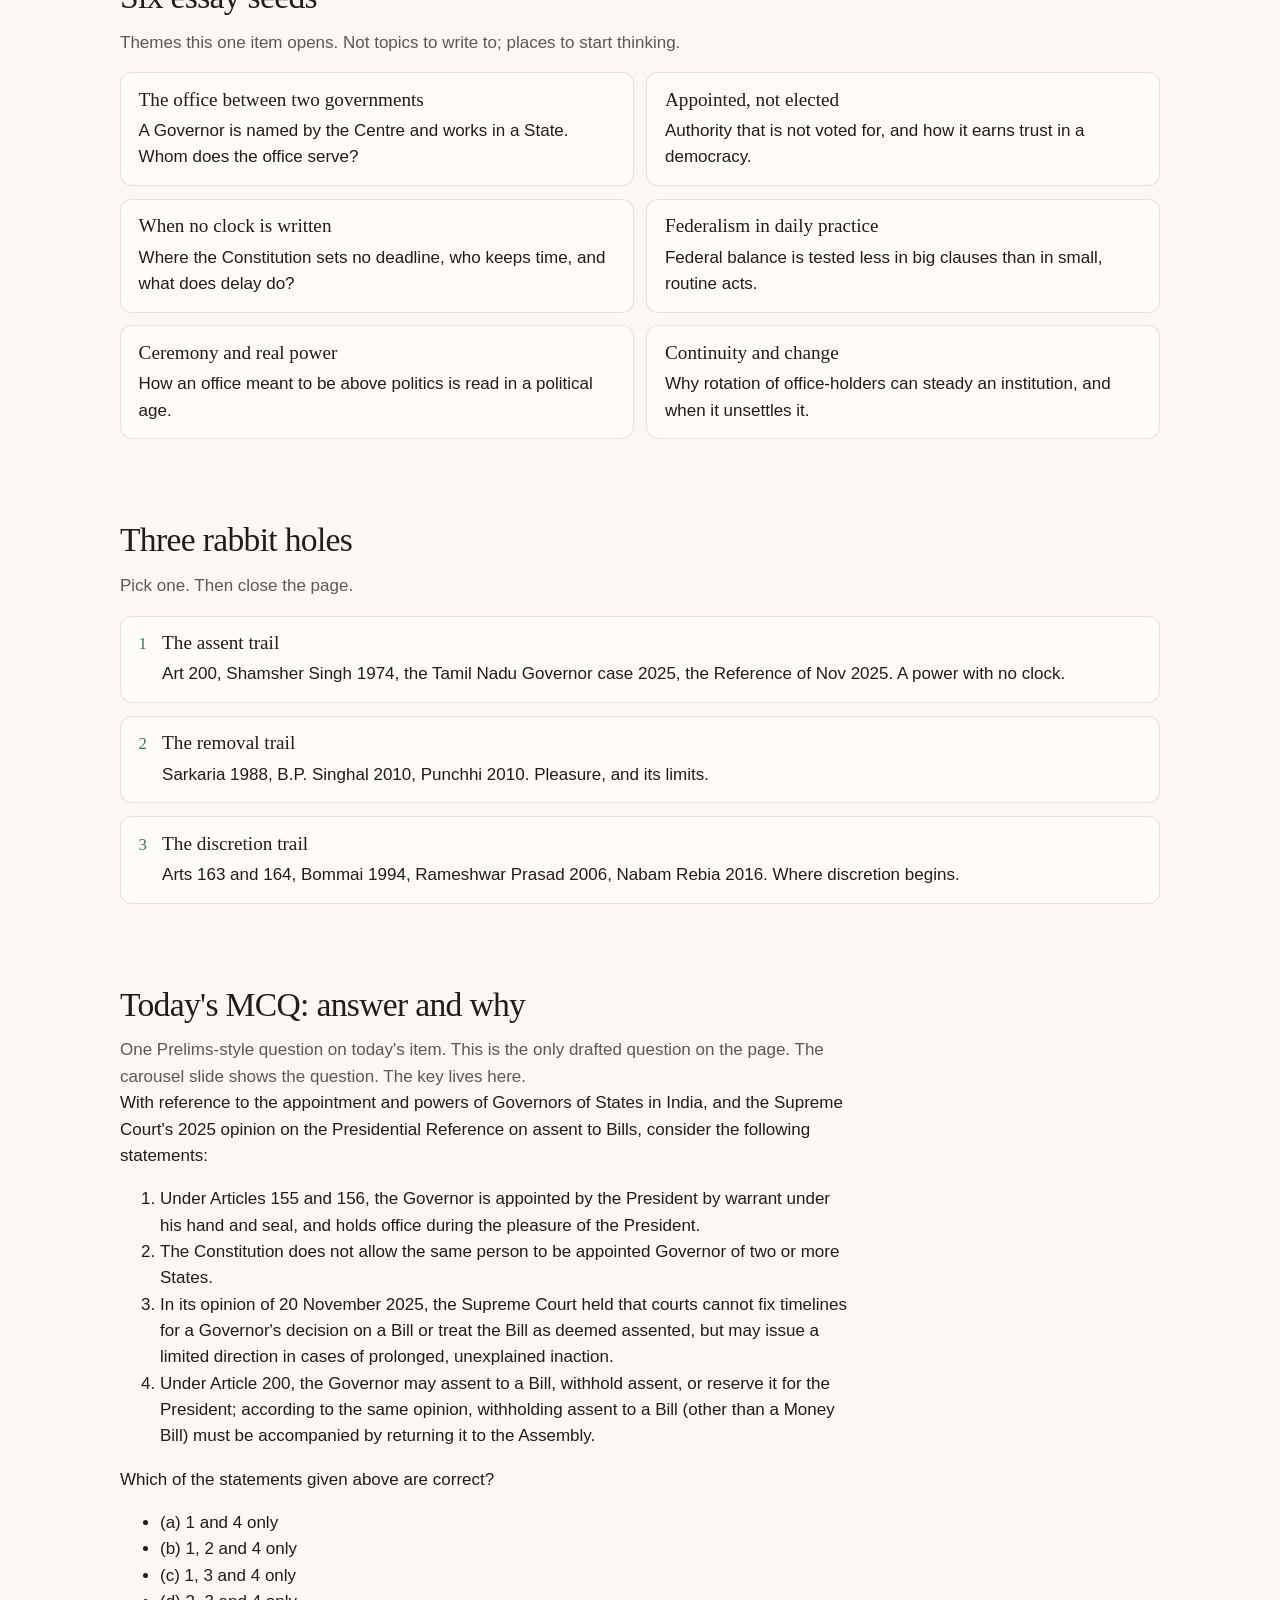
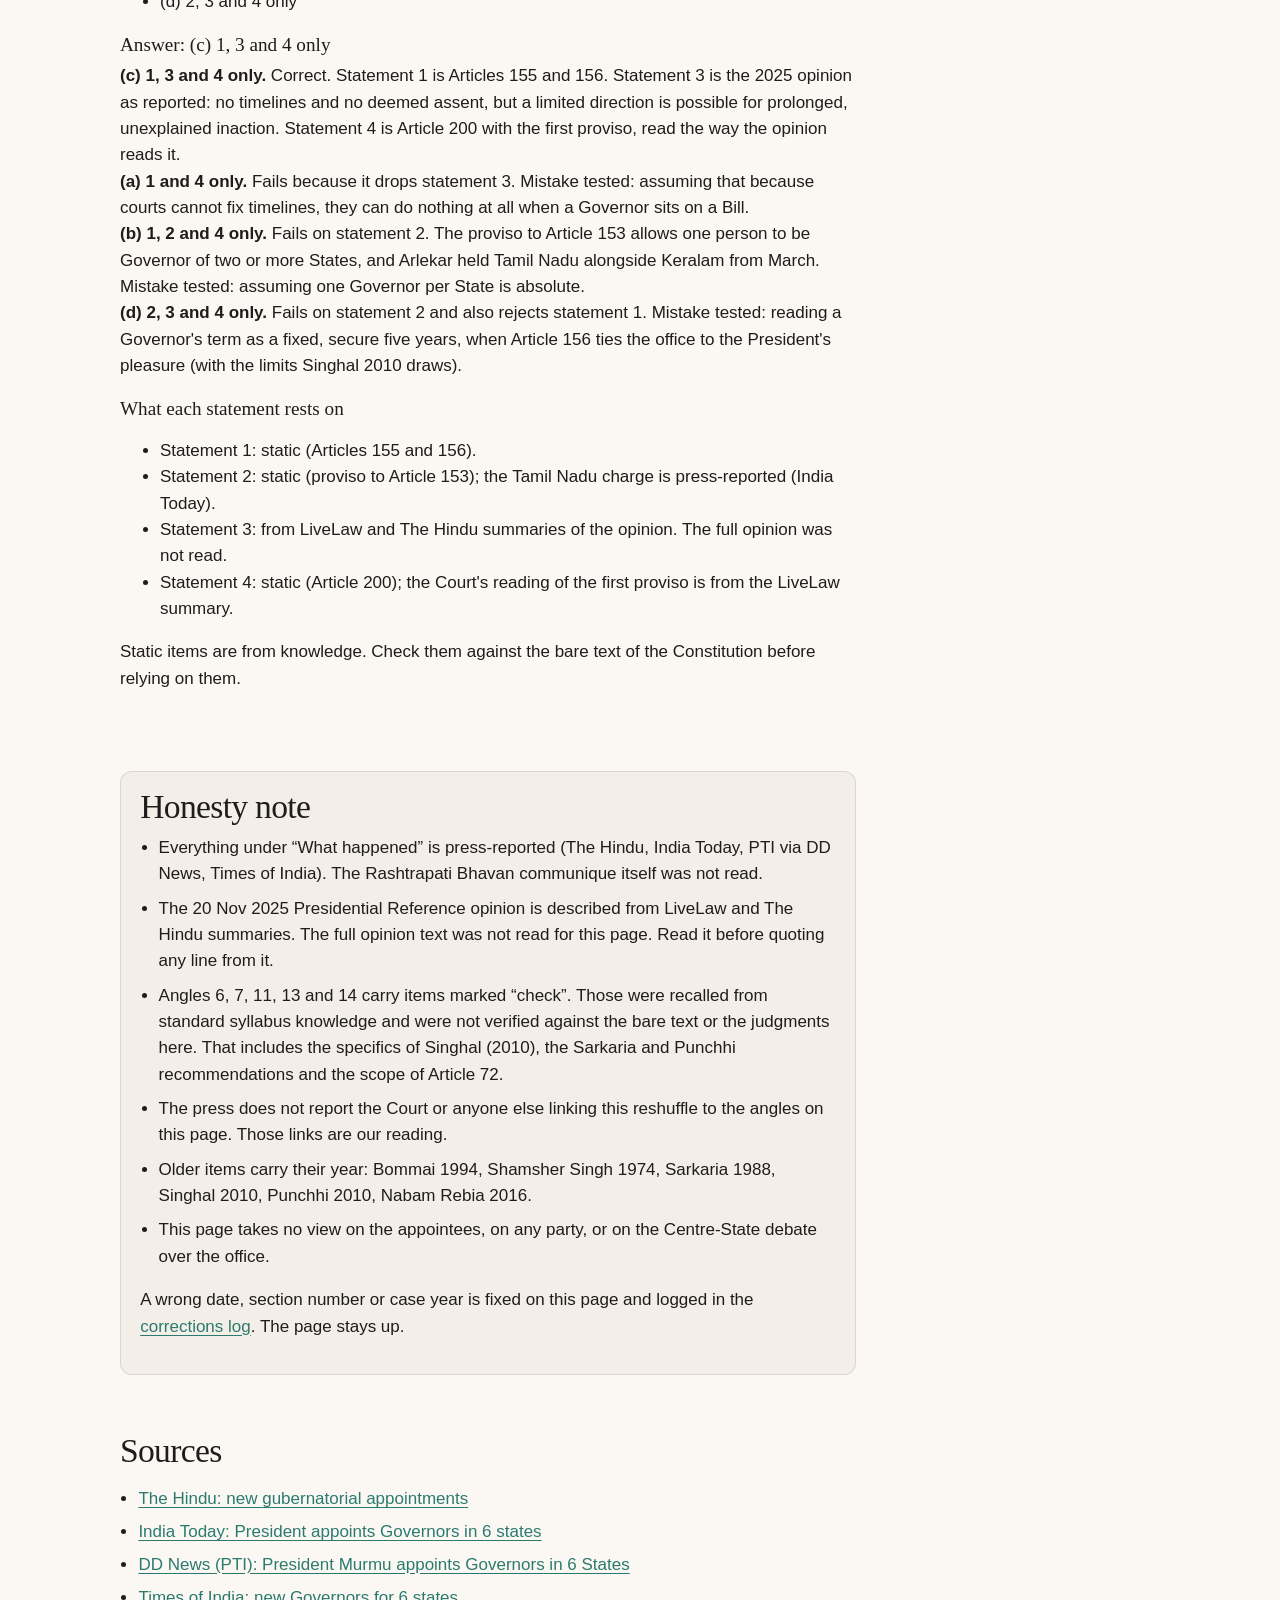
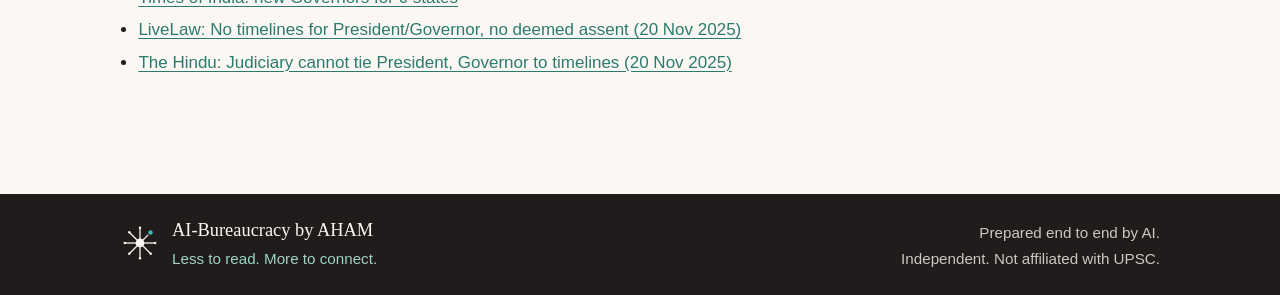
<file: web-14-oct-2026-six-governors-appointments.html>
<!DOCTYPE html>
<html lang="en">
<head>
  <meta charset="utf-8">
  <meta name="viewport" content="width=device-width, initial-scale=1">
  <title>One news item, fifteen exam angles: Six new Governors, 14 Oct 2026 | AI-Bureaucracy by AHAM</title>
  <meta name="description" content="Six States get new Governors. Mapped to UPSC Prelims, Mains and Essay: appointment, tenure, removal, Article 200 and the 2025 Presidential Reference. Fifteen angles, six essay seeds, three rabbit holes. Press-reported facts are labelled.">
  <link rel="canonical" href="https://hemantdoc12.github.io/ai-bureaucracy/web-14-oct-2026-six-governors-appointments.html">
  <meta property="og:title" content="One news item, fifteen exam angles">
  <meta property="og:description" content="Six new Governors, mapped to Prelims, Mains and Essay. Less to read. More to connect.">
  <meta property="og:type" content="article">
  <meta property="og:url" content="https://hemantdoc12.github.io/ai-bureaucracy/web-14-oct-2026-six-governors-appointments.html">
  <meta property="og:image" content="https://hemantdoc12.github.io/ai-bureaucracy/assets/og.png">
  <meta property="og:image:width" content="1200">
  <meta property="og:image:height" content="630">
  <meta name="theme-color" content="#fbf8f4">
  <link rel="icon" href="assets/favicon.svg" type="image/svg+xml">
  <link rel="icon" href="assets/favicon-32.png" sizes="32x32" type="image/png">
  <link rel="apple-touch-icon" href="assets/apple-touch.png">
  <link rel="stylesheet" href="site.css">
</head>
<body>
  <a class="skip" href="#main">Skip to content</a>
  <header class="top">
    <a class="brand" href="index.html"><img class="brand-mark" src="assets/mark.svg" alt="" width="36" height="36"><span class="brand-text"><span class="brand-product">AI-Bureaucracy</span><span class="brand-name">by AHAM</span></span></a>
    <nav aria-label="Pages">
      <a href="index.html">Home</a>
      <a href="corrections.html">Corrections</a>
    </nav>
  </header>

  <main id="main">
    <div class="wrap webpage">
      <p class="backlink"><a href="index.html">&larr; Back to the home page</a></p>
      <header class="hero hero-plain">
        <p class="eyebrow">Web &middot; 14 Oct 2026 &middot; about eight minutes</p>
        <h1>One news item, fifteen exam angles</h1>
        <p class="lede">Six States get new Governors, 12 Oct 2026</p>
        <p class="intro">The news is a list of names. Behind it sit the text on who appoints a Governor and for how long, a Constitution Bench ruling on removal, two commissions that tried to reform the office, and a Presidential Reference answered less than a year ago on what a Governor must do with a Bill. Each angle below is a doorway, not a question.</p>
        <ul class="papers">
          <li><span class="chip chip-p">P</span> Prelims</li>
          <li><span class="chip chip-m">M</span> Mains, with the GS paper</li>
          <li><span class="chip chip-e">E</span> Essay</li>
        </ul>
        <p class="read-first"><strong>Read this first.</strong> The appointments are press-reported and the communique was not read. The 2025 opinion is described from press summaries. The static syllabus hooks are from knowledge, not from the press. Check clause numbers before using any of it. The <a href="#honesty">honesty note</a> says exactly which is which.</p>
      </header>

      <section aria-labelledby="happened">
        <h2 id="happened">What happened</h2>
        <p class="badge">Press-reported</p>
        <div class="news"><div class="news-item"><h3>The appointments</h3><p>On Monday 12 Oct 2026 President Droupadi Murmu appointed Governors for six States. Rajendra Vishwanath Arlekar, Governor of Keralam, becomes full-time Governor of Tamil Nadu. Om Prakash Mathur, Governor of Sikkim, becomes Governor of Keralam. Four new names: Braj Mohan Ram (Odisha), Sudha Yadav (Karnataka), Dhal Singh Bisen (Uttarakhand) and Dushyant Gautam (Sikkim). A Rashtrapati Bhavan communique said the appointments take effect from the date each Governor takes charge.</p></div><div class="news-item"><h3>Who they replace</h3><p>Ram replaces Hari Babu Kambhampati in Odisha, who took charge in January 2025. Yadav succeeds Thaawarchand Gehlot in Karnataka. Bisen replaces Lt Gen (retd) Gurmit Singh in Uttarakhand. Gautam succeeds Mathur in Sikkim. The communique does not specify new assignments for Kambhampati, Gehlot or Gurmit Singh (India Today).</p></div><div class="news-item"><h3>Who they are</h3><p>Arlekar is a former Goa Assembly Speaker and has been Governor of Himachal Pradesh and Bihar; he held Tamil Nadu as additional charge from March, when R N Ravi moved to West Bengal. Mathur is a veteran BJP leader and former Rajya Sabha MP from Rajasthan, in Sikkim since July 2024. Yadav is a former BJP MP from Mahendragarh and a former member of the National Commission for Backward Classes; the press notes she will be Karnataka&#x27;s second woman Governor after V S Ramadevi (1999 to 2002). Bisen is a former Lok Sabha MP from Balaghat. Gautam is a former BJP national general secretary and former Rajya Sabha MP.</p></div></div>
        <p class="hubline"><span class="hubline-k">The hub, in one line</span> Reported: six States get new Governors. Arlekar to Tamil Nadu, Mathur to Keralam, four new names. Articles 153 to 163 and 200.</p>
      </section>

      <section aria-labelledby="angles-title">
        <h2 id="angles-title">Fifteen angles</h2>
        <p class="quiet">Each angle is a doorway, not a summary and not a question. The paragraph is the way in. Open the angle for the static hooks, a trail to follow and the usual confusion.</p>
        <details class="toc"><summary>Jump to an angle</summary><ol><li><a href="#a1">01 Who appoints a Governor</a></li><li><a href="#a2">02 Who can be Governor</a></li><li><a href="#a3">03 Term and pleasure</a></li><li><a href="#a4">04 One Governor, two States</a></li><li><a href="#a5">05 Moved, not removed</a></li><li><a href="#a6">06 Can a Governor be removed?</a></li><li><a href="#a7">07 What the commissions said</a></li><li><a href="#a8">08 Aid and advice</a></li><li><a href="#a9">09 Bills and assent</a></li><li><a href="#a10">10 The 2025 Presidential Reference</a></li><li><a href="#a11">11 Ordinances</a></li><li><a href="#a12">12 Chief Minister and Assembly</a></li><li><a href="#a13">13 Immunity and mercy</a></li><li><a href="#a14">14 Governor as Chancellor</a></li><li><a href="#a15">15 Art 356 and the Governor&#x27;s report</a></li></ol></details>
        <div class="angles">
<article class="angle" id="a1">
  <div class="angle-top"><span class="idx">01</span><div class="chips" aria-label="Exam relevance"><span class="chip chip-p">P</span><span class="chip chip-m">M II</span><span class="chip chip-e">E</span></div></div>
  <h3>Who appoints a Governor</h3>
  <p class="hook">The President named Governors for six States on 12 Oct. Under Article 155 a Governor is appointed by the President by warrant under hand and seal, and Article 153 provides for a Governor for each State. The Constitution gives the State government no formal role in the appointment, which is why the choice is read as a Union decision about a State office.</p>
  <details>
    <summary>Static hooks, go deeper, common confusion</summary>
    <p class="label">Static syllabus hooks <span class="tagnote">not from the press; check the bare text</span></p>
    <ul class="anchors"><li>Art 153: a Governor for each State</li><li>Art 154: the State&#x27;s executive power is vested in the Governor</li><li>Art 155: appointment by warrant under hand and seal</li></ul>
    <p class="label">Go deeper</p>
    <p>Read Articles 153 to 156 in one sitting. Notice what the text says about the appointment, and what it leaves out.</p>
    <p class="label">Common confusion</p>
    <p>Governors are appointed, not elected. That separates the Indian office from an elected State governor in a presidential system.</p>
  </details>
</article>
<article class="angle" id="a2">
  <div class="angle-top"><span class="idx">02</span><div class="chips" aria-label="Exam relevance"><span class="chip chip-p">P</span><span class="chip chip-m">M II</span></div></div>
  <h3>Who can be Governor</h3>
  <p class="hook">A Governor must be an Indian citizen and at least 35 years old. The office is not compatible with a seat in Parliament or a State legislature, or with any other office of profit. Of the four new names, the press describes former Lok Sabha or Rajya Sabha members and a former BJP general secretary: the bar is on holding a seat while Governor, not on political experience.</p>
  <details>
    <summary>Static hooks, go deeper, common confusion</summary>
    <p class="label">Static syllabus hooks <span class="tagnote">not from the press; check the bare text</span></p>
    <ul class="anchors"><li>Art 157: citizen of India, completed 35 years</li><li>Art 158: not a member of Parliament or a State legislature; no office of profit</li><li>Art 158(2): a legislator who is appointed vacates the seat on taking office (check)</li></ul>
    <p class="label">Go deeper</p>
    <p>Compare Article 158 with Articles 102 and 191 on disqualification of legislators. One bars holding a seat, the other lists the grounds for losing it.</p>
    <p class="label">Common confusion</p>
    <p>Age and citizenship are the only formal qualifications. Any talk of other &#x27;conditions&#x27; is convention, not text.</p>
  </details>
</article>
<article class="angle" id="a3">
  <div class="angle-top"><span class="idx">03</span><div class="chips" aria-label="Exam relevance"><span class="chip chip-p">P</span></div></div>
  <h3>Term and pleasure</h3>
  <p class="hook">Article 156 says a Governor holds office during the pleasure of the President, and the usual term is five years. The term does not end the office automatically: the incumbent continues until a successor takes charge. That is why the communique says the appointments take effect on the date each Governor takes charge. The press says it does not name new assignments for the outgoing Governors.</p>
  <details>
    <summary>Static hooks, go deeper, common confusion</summary>
    <p class="label">Static syllabus hooks <span class="tagnote">not from the press; check the bare text</span></p>
    <ul class="anchors"><li>Art 156(1): pleasure of the President</li><li>Art 156(2): resignation in writing to the President</li><li>Art 156(3): five-year term; continues until the successor enters office</li></ul>
    <p class="label">Go deeper</p>
    <p>Trace how &#x27;pleasure&#x27; is used elsewhere in the Constitution, for example for Union ministers, and what the word does to security of tenure.</p>
    <p class="label">Common confusion</p>
    <p>The five years is a ceiling that can be shortened by the pleasure clause, not a guarantee of five years.</p>
  </details>
</article>
<article class="angle" id="a4">
  <div class="angle-top"><span class="idx">04</span><div class="chips" aria-label="Exam relevance"><span class="chip chip-p">P</span><span class="chip chip-m">M II</span></div></div>
  <h3>One Governor, two States</h3>
  <p class="hook">Arlekar had held Tamil Nadu as additional charge since March, when R N Ravi was moved to West Bengal, and in that period administered the oath to Chief Minister C Joseph Vijay (press-reported). The proviso to Article 153, added in 1956, lets one person serve as Governor of two or more States. His appointment now makes the Tamil Nadu charge full-time.</p>
  <details>
    <summary>Static hooks, go deeper, common confusion</summary>
    <p class="label">Static syllabus hooks <span class="tagnote">not from the press; check the bare text</span></p>
    <ul class="anchors"><li>Art 153 proviso, inserted by the Seventh Amendment (1956) (check)</li><li>Art 159: the oath or affirmation of the Governor</li><li>Art 163 and 164: the Governor acts with a Council of Ministers in each State</li></ul>
    <p class="label">Go deeper</p>
    <p>Ask what happens to a State&#x27;s administration when its Governor is in another State most of the week. Look for the constitutional answer and the practical one.</p>
    <p class="label">Common confusion</p>
    <p>Additional charge is not a second appointment of a different kind. It rests on the same proviso.</p>
  </details>
</article>
<article class="angle" id="a5">
  <div class="angle-top"><span class="idx">05</span><div class="chips" aria-label="Exam relevance"><span class="chip chip-p">P</span><span class="chip chip-m">M II</span></div></div>
  <h3>Moved, not removed</h3>
  <p class="hook">Mathur moves from Sikkim to Keralam, where Arlekar goes to Tamil Nadu. Dushyant Gautam fills Sikkim. The press says Mathur took charge in Sikkim in July 2024 and that the communique does not name new roles for Gehlot, Gurmit Singh or Kambhampati. A move is usually done by a fresh appointment; the Constitution has no separate transfer clause (check).</p>
  <details>
    <summary>Static hooks, go deeper, common confusion</summary>
    <p class="label">Static syllabus hooks <span class="tagnote">not from the press; check the bare text</span></p>
    <ul class="anchors"><li>Art 155 and 156: appointment and pleasure</li><li>The practice of moving a Governor between States rests on appointment, not a named power (check)</li><li>Art 153 proviso for joint charge</li></ul>
    <p class="label">Go deeper</p>
    <p>Map the chain of moves on one page: who leaves where, who arrives where, and which States are touched by more than one move.</p>
    <p class="label">Common confusion</p>
    <p>A move is not the same as a removal, and neither is the same as completing a term.</p>
  </details>
</article>
<article class="angle" id="a6">
  <div class="angle-top"><span class="idx">06</span><div class="chips" aria-label="Exam relevance"><span class="chip chip-p">P</span><span class="chip chip-m">M II</span><span class="chip chip-e">E</span></div></div>
  <h3>Can a Governor be removed?</h3>
  <p class="hook">Because the Governor serves at the President&#x27;s pleasure, the question is whether the pleasure can be exercised on a whim. In B.P. Singhal v Union of India (2010), a Constitution Bench dealt with the removal of Governors after a change of government at the Centre. As commonly summarised, it held that the pleasure is not unfettered, that removal must rest on compelling reasons, and that a change in the Union government is not by itself such a reason (check).</p>
  <details>
    <summary>Static hooks, go deeper, common confusion</summary>
    <p class="label">Static syllabus hooks <span class="tagnote">not from the press; check the bare text</span></p>
    <ul class="anchors"><li>B.P. Singhal v Union of India (2010), Constitution Bench</li><li>Art 156(1) read with Art 14: no arbitrary power</li><li>The Court did not read &#x27;pleasure&#x27; as &#x27;security of tenure&#x27; either (check)</li></ul>
    <p class="label">Go deeper</p>
    <p>Read the headnote of Singhal and the passage on reasons. Note who has to be able to explain a removal, and to whom.</p>
    <p class="label">Common confusion</p>
    <p>&#x27;Pleasure&#x27; does not mean &#x27;at will without limits&#x27;. It also does not mean &#x27;a fixed five years&#x27;.</p>
  </details>
</article>
<article class="angle" id="a7">
  <div class="angle-top"><span class="idx">07</span><div class="chips" aria-label="Exam relevance"><span class="chip chip-m">M II</span></div></div>
  <h3>What the commissions said</h3>
  <p class="hook">Two commissions shaped the debate. The Sarkaria Commission (1988) urged that the Governor be an eminent person from outside the State, detached from local politics, and be chosen after consulting the Chief Minister. The Punchhi Commission (2010) returned to appointment, tenure and removal in its report on Centre-State relations. Both are recalled from standard syllabus material and flagged for checking.</p>
  <details>
    <summary>Static hooks, go deeper, common confusion</summary>
    <p class="label">Static syllabus hooks <span class="tagnote">not from the press; check the bare text</span></p>
    <ul class="anchors"><li>Sarkaria Commission, 1988: eminent person, outside the State, consult the Chief Minister (check)</li><li>Punchhi Commission, 2010: security of tenure and the removal process (check specifics)</li><li>Inter-State Council as the forum for such questions</li></ul>
    <p class="label">Go deeper</p>
    <p>Pick one recommendation from each report and test it against the six appointments in the news. Do not decide; just see which would change the process.</p>
    <p class="label">Common confusion</p>
    <p>Commission recommendations are not law. Where they have been adopted, it has been by practice.</p>
  </details>
</article>
<article class="angle" id="a8">
  <div class="angle-top"><span class="idx">08</span><div class="chips" aria-label="Exam relevance"><span class="chip chip-p">P</span><span class="chip chip-m">M II</span></div></div>
  <h3>Aid and advice</h3>
  <p class="hook">Article 163 makes the Council of Ministers, headed by the Chief Minister, the body that aids and advises the Governor, except where the Constitution requires the Governor to act in his discretion. In Shamsher Singh v State of Punjab (1974), a seven-judge bench held that the Governor and the President are constitutional heads who act on advice, outside the discretionary areas.</p>
  <details>
    <summary>Static hooks, go deeper, common confusion</summary>
    <p class="label">Static syllabus hooks <span class="tagnote">not from the press; check the bare text</span></p>
    <ul class="anchors"><li>Art 163(1): aid and advice, except in matters of discretion</li><li>Art 163(2): the Governor&#x27;s decision on what is discretionary is final</li><li>Shamsher Singh v State of Punjab (1974)</li></ul>
    <p class="label">Go deeper</p>
    <p>List the powers where the text says &#x27;in his discretion&#x27; and the powers where it is silent. The list is shorter than most people expect.</p>
    <p class="label">Common confusion</p>
    <p>&#x27;Discretion&#x27; in the text and &#x27;discretion&#x27; in the newspapers are not the same thing.</p>
  </details>
</article>
<article class="angle" id="a9">
  <div class="angle-top"><span class="idx">09</span><div class="chips" aria-label="Exam relevance"><span class="chip chip-p">P</span><span class="chip chip-m">M II</span><span class="chip chip-e">E</span></div></div>
  <h3>Bills and assent</h3>
  <p class="hook">When a State legislature passes a Bill, Article 200 lets the Governor assent, withhold assent, or reserve it for the President. For a Bill other than a Money Bill, the first proviso allows return to the House for reconsideration. Some Bills must be reserved, for instance where they would endanger the position of the High Court. Article 201 then sets out what the President does with a reserved Bill.</p>
  <details>
    <summary>Static hooks, go deeper, common confusion</summary>
    <p class="label">Static syllabus hooks <span class="tagnote">not from the press; check the bare text</span></p>
    <ul class="anchors"><li>Art 200: assent, withhold, reserve; first proviso on return</li><li>Art 200 second proviso: Bills that must be reserved (check)</li><li>Art 201: the President&#x27;s course on a reserved Bill</li></ul>
    <p class="label">Go deeper</p>
    <p>Draw the flow of a Bill from passage to law. Mark each place where the text names a time limit. Count them.</p>
    <p class="label">Common confusion</p>
    <p>Withholding assent and rejecting a Bill are not the same act. The first proviso ties the two together, as the 2025 opinion makes clear.</p>
  </details>
</article>
<article class="angle" id="a10">
  <div class="angle-top"><span class="idx">10</span><div class="chips" aria-label="Exam relevance"><span class="chip chip-m">M II</span><span class="chip chip-e">E</span></div></div>
  <h3>The 2025 Presidential Reference</h3>
  <p class="hook">On 20 Nov 2025 a five-judge Bench (CJI Gavai, Justices Surya Kant, Vikram Nath, Narasimha and Chandurkar) answered Special Reference No. 1 of 2025 under Article 143. As LiveLaw and The Hindu report it: courts cannot set timelines for the Governor or the President under Articles 200 and 201, and &#x27;deemed assent&#x27; is not available. The Governor&#x27;s choice on the merits is not justiciable, but a court may issue a limited direction to decide in a reasonable time where inaction is prolonged and unexplained. The Reference followed an earlier two-judge ruling in the Tamil Nadu Governor case that had set timelines.</p>
  <details>
    <summary>Static hooks, go deeper, common confusion</summary>
    <p class="label">Static syllabus hooks <span class="tagnote">not from the press; check the bare text</span></p>
    <ul class="anchors"><li>Art 143: advisory jurisdiction</li><li>Special Reference No. 1 of 2025, opinion of 20 Nov 2025</li><li>Art 361: personal immunity, not a bar to this limited review (as reported)</li></ul>
    <p class="label">Go deeper</p>
    <p>Set the earlier Tamil Nadu ruling and the 2025 opinion side by side. Note what each says about time, and about courts.</p>
    <p class="label">Common confusion</p>
    <p>The opinion is advisory under Article 143. It is persuasive and widely followed, but it is not the same as a judgment between parties.</p>
  </details>
</article>
<article class="angle" id="a11">
  <div class="angle-top"><span class="idx">11</span><div class="chips" aria-label="Exam relevance"><span class="chip chip-p">P</span><span class="chip chip-m">M II</span></div></div>
  <h3>Ordinances</h3>
  <p class="hook">When the legislature is not in session, Article 213 lets the Governor promulgate an ordinance if satisfied that the situation needs immediate action. The ordinance has the force of a law and lapses six weeks after the legislature reassembles, or earlier if it disapproves. Some ordinances need the President&#x27;s prior instructions (check).</p>
  <details>
    <summary>Static hooks, go deeper, common confusion</summary>
    <p class="label">Static syllabus hooks <span class="tagnote">not from the press; check the bare text</span></p>
    <ul class="anchors"><li>Art 213: ordinance-making power of the Governor</li><li>Six weeks from reassembly; lapse on disapproval</li><li>Compare Art 123 for the President</li></ul>
    <p class="label">Go deeper</p>
    <p>Look at how often a State re-promulgates the same ordinance and what the Court said about it in D.C. Wadhwa (1987) (check).</p>
    <p class="label">Common confusion</p>
    <p>An ordinance is not a Bill. It is a stopgap with an expiry date set by the Constitution.</p>
  </details>
</article>
<article class="angle" id="a12">
  <div class="angle-top"><span class="idx">12</span><div class="chips" aria-label="Exam relevance"><span class="chip chip-p">P</span><span class="chip chip-m">M II</span></div></div>
  <h3>Chief Minister and Assembly</h3>
  <p class="hook">Under Article 164 the Governor appoints the Chief Minister, and the other ministers on the Chief Minister&#x27;s advice. In Nabam Rebia (2016), a Constitution Bench dealt with the Governor&#x27;s power under Article 174 to summon the Assembly and held that it is, in the main, exercised on the advice of the Council of Ministers, with only a narrow space for discretion. This is where the Governor&#x27;s role in hung houses and floor tests is usually argued.</p>
  <details>
    <summary>Static hooks, go deeper, common confusion</summary>
    <p class="label">Static syllabus hooks <span class="tagnote">not from the press; check the bare text</span></p>
    <ul class="anchors"><li>Art 164(1): Chief Minister appointed by the Governor</li><li>Art 174: summoning, proroguing and dissolving the Assembly</li><li>Nabam Rebia v Deputy Speaker (2016), Constitution Bench</li></ul>
    <p class="label">Go deeper</p>
    <p>Read Article 174 and then the operative paragraphs of Nabam Rebia. Decide for yourself how narrow &#x27;narrow&#x27; is.</p>
    <p class="label">Common confusion</p>
    <p>Appointing a Chief Minister and summoning a session are two different powers with two different rules.</p>
  </details>
</article>
<article class="angle" id="a13">
  <div class="angle-top"><span class="idx">13</span><div class="chips" aria-label="Exam relevance"><span class="chip chip-p">P</span><span class="chip chip-m">M II</span></div></div>
  <h3>Immunity and mercy</h3>
  <p class="hook">Article 361 gives the Governor personal immunity: no court answers for the exercise of the office&#x27;s powers, and no criminal proceedings lie during the term. Article 161 gives the Governor the power to grant pardons and to suspend, remit or commute sentences for offences against State-law subjects. Article 72, the President&#x27;s power, is wider and covers court-martial and death sentences (check).</p>
  <details>
    <summary>Static hooks, go deeper, common confusion</summary>
    <p class="label">Static syllabus hooks <span class="tagnote">not from the press; check the bare text</span></p>
    <ul class="anchors"><li>Art 361: protection of the President and Governors</li><li>Art 161: pardon and related powers over State-law offences</li><li>Art 72: the President&#x27;s wider pardon power (check)</li></ul>
    <p class="label">Go deeper</p>
    <p>Compare the texts of Articles 72 and 161 line by line. Underline each word that differs.</p>
    <p class="label">Common confusion</p>
    <p>Immunity of the person is not immunity of the office, a point the 2025 opinion draws on (as reported).</p>
  </details>
</article>
<article class="angle" id="a14">
  <div class="angle-top"><span class="idx">14</span><div class="chips" aria-label="Exam relevance"><span class="chip chip-p">P</span><span class="chip chip-m">M II</span></div></div>
  <h3>Governor as Chancellor</h3>
  <p class="hook">The Governor is the Chancellor of many State universities, but the Constitution does not say so. The role comes from each State&#x27;s university law. That is why the Governor&#x27;s powers over appointing vice-chancellors vary State by State, and why the role has been contested in several States (check the individual cases).</p>
  <details>
    <summary>Static hooks, go deeper, common confusion</summary>
    <p class="label">Static syllabus hooks <span class="tagnote">not from the press; check the bare text</span></p>
    <ul class="anchors"><li>State university Acts, not the Constitution, make the Governor Chancellor</li><li>Art 163: the Governor acts on advice, except where the text gives discretion</li><li>Entry 32, List II and Entry 25, List III: universities (check)</li></ul>
    <p class="label">Go deeper</p>
    <p>Pick one State&#x27;s university Act and read the Chancellor&#x27;s powers. Then ask whether a State could remove the role by amending its own law.</p>
    <p class="label">Common confusion</p>
    <p>A Chancellor&#x27;s power is statutory. It is not a constitutional power of the Governor.</p>
  </details>
</article>
<article class="angle" id="a15">
  <div class="angle-top"><span class="idx">15</span><div class="chips" aria-label="Exam relevance"><span class="chip chip-m">M II</span></div></div>
  <h3>Art 356 and the Governor&#x27;s report</h3>
  <p class="hook">Article 356 lets the President take over a State if satisfied, on a Governor&#x27;s report or otherwise, that the government cannot be carried on in accordance with the Constitution. In S.R. Bommai v Union of India (1994), a nine-judge bench held that the proclamation is open to judicial review and set limits on its use. The Governor&#x27;s report is where the office meets the biggest Union power over a State.</p>
  <details>
    <summary>Static hooks, go deeper, common confusion</summary>
    <p class="label">Static syllabus hooks <span class="tagnote">not from the press; check the bare text</span></p>
    <ul class="anchors"><li>Art 356: failure of constitutional machinery</li><li>S.R. Bommai v Union of India (1994), nine judges</li><li>Art 355: the Union&#x27;s duty to protect States</li></ul>
    <p class="label">Go deeper</p>
    <p>Read what Bommai says about the material a proclamation must rest on, and where the Governor&#x27;s report fits.</p>
    <p class="label">Common confusion</p>
    <p>The report is the usual basis but the text says &#x27;or otherwise&#x27;. The President is not bound to wait for one.</p>
  </details>
</article>
        </div>
      </section>

      <section aria-labelledby="essay-title">
        <h2 id="essay-title">Six essay seeds</h2>
        <p class="quiet">Themes this one item opens. Not topics to write to; places to start thinking.</p>
        <ol class="seeds"><li><h3>The office between two governments</h3><p>A Governor is named by the Centre and works in a State. Whom does the office serve?</p></li><li><h3>Appointed, not elected</h3><p>Authority that is not voted for, and how it earns trust in a democracy.</p></li><li><h3>When no clock is written</h3><p>Where the Constitution sets no deadline, who keeps time, and what does delay do?</p></li><li><h3>Federalism in daily practice</h3><p>Federal balance is tested less in big clauses than in small, routine acts.</p></li><li><h3>Ceremony and real power</h3><p>How an office meant to be above politics is read in a political age.</p></li><li><h3>Continuity and change</h3><p>Why rotation of office-holders can steady an institution, and when it unsettles it.</p></li></ol>
      </section>

      <section aria-labelledby="rabbit-title">
        <h2 id="rabbit-title">Three rabbit holes</h2>
        <p class="quiet">Pick one. Then close the page.</p>
        <ol class="holes"><li><span class="idx">1</span><div><h3>The assent trail</h3><p>Art 200, Shamsher Singh 1974, the Tamil Nadu Governor case 2025, the Reference of Nov 2025. A power with no clock.</p></div></li><li><span class="idx">2</span><div><h3>The removal trail</h3><p>Sarkaria 1988, B.P. Singhal 2010, Punchhi 2010. Pleasure, and its limits.</p></div></li><li><span class="idx">3</span><div><h3>The discretion trail</h3><p>Arts 163 and 164, Bommai 1994, Rameshwar Prasad 2006, Nabam Rebia 2016. Where discretion begins.</p></div></li></ol>
      </section>

<section aria-labelledby="mcq-title">
        <h2 id="mcq-title">Today&#x27;s MCQ: answer and why</h2>
        <p class="quiet">One Prelims-style question on today&#x27;s item. This is the only drafted question on the page. The carousel slide shows the question. The key lives here.</p>
        <div class="news"><div class="news-item"><p>With reference to the appointment and powers of Governors of States in India, and the Supreme Court&#x27;s 2025 opinion on the Presidential Reference on assent to Bills, consider the following statements:</p><ol><li>Under Articles 155 and 156, the Governor is appointed by the President by warrant under his hand and seal, and holds office during the pleasure of the President.</li><li>The Constitution does not allow the same person to be appointed Governor of two or more States.</li><li>In its opinion of 20 November 2025, the Supreme Court held that courts cannot fix timelines for a Governor&#x27;s decision on a Bill or treat the Bill as deemed assented, but may issue a limited direction in cases of prolonged, unexplained inaction.</li><li>Under Article 200, the Governor may assent to a Bill, withhold assent, or reserve it for the President; according to the same opinion, withholding assent to a Bill (other than a Money Bill) must be accompanied by returning it to the Assembly.</li></ol><p>Which of the statements given above are correct?</p><ul><li>(a) 1 and 4 only</li><li>(b) 1, 2 and 4 only</li><li>(c) 1, 3 and 4 only</li><li>(d) 2, 3 and 4 only</li></ul></div><div class="news-item"><h3>Answer: (c) 1, 3 and 4 only</h3><p><strong>(c) 1, 3 and 4 only.</strong> Correct. Statement 1 is Articles 155 and 156. Statement 3 is the 2025 opinion as reported: no timelines and no deemed assent, but a limited direction is possible for prolonged, unexplained inaction. Statement 4 is Article 200 with the first proviso, read the way the opinion reads it.</p><p><strong>(a) 1 and 4 only.</strong> Fails because it drops statement 3. Mistake tested: assuming that because courts cannot fix timelines, they can do nothing at all when a Governor sits on a Bill.</p><p><strong>(b) 1, 2 and 4 only.</strong> Fails on statement 2. The proviso to Article 153 allows one person to be Governor of two or more States, and Arlekar held Tamil Nadu alongside Keralam from March. Mistake tested: assuming one Governor per State is absolute.</p><p><strong>(d) 2, 3 and 4 only.</strong> Fails on statement 2 and also rejects statement 1. Mistake tested: reading a Governor's term as a fixed, secure five years, when Article 156 ties the office to the President's pleasure (with the limits Singhal 2010 draws).</p></div><div class="news-item"><h3>What each statement rests on</h3><ul><li>Statement 1: static (Articles 155 and 156).</li><li>Statement 2: static (proviso to Article 153); the Tamil Nadu charge is press-reported (India Today).</li><li>Statement 3: from LiveLaw and The Hindu summaries of the opinion. The full opinion was not read.</li><li>Statement 4: static (Article 200); the Court's reading of the first proviso is from the LiveLaw summary.</li></ul><p>Static items are from knowledge. Check them against the bare text of the Constitution before relying on them.</p></div></div>
      </section>

      <section class="honesty" id="honesty" aria-labelledby="honesty-title">
        <h2 id="honesty-title">Honesty note</h2>
        <ul><li>Everything under &ldquo;What happened&rdquo; is press-reported (The Hindu, India Today, PTI via DD News, Times of India). The Rashtrapati Bhavan communique itself was not read.</li><li>The 20 Nov 2025 Presidential Reference opinion is described from LiveLaw and The Hindu summaries. The full opinion text was not read for this page. Read it before quoting any line from it.</li><li>Angles 6, 7, 11, 13 and 14 carry items marked &ldquo;check&rdquo;. Those were recalled from standard syllabus knowledge and were not verified against the bare text or the judgments here. That includes the specifics of Singhal (2010), the Sarkaria and Punchhi recommendations and the scope of Article 72.</li><li>The press does not report the Court or anyone else linking this reshuffle to the angles on this page. Those links are our reading.</li><li>Older items carry their year: Bommai 1994, Shamsher Singh 1974, Sarkaria 1988, Singhal 2010, Punchhi 2010, Nabam Rebia 2016.</li><li>This page takes no view on the appointees, on any party, or on the Centre-State debate over the office.</li></ul>
        <p>A wrong date, section number or case year is fixed on this page and logged in the <a href="corrections.html">corrections log</a>. The page stays up.</p>
      </section>

      <section aria-labelledby="sources-title">
        <h2 id="sources-title">Sources</h2>
        <ul class="sources"><li><a href="https://www.thehindu.com/news/national/keralam-odisha-karnataka-uttarakhand-sikkim-tamil-nadu-get-new-governors/article71576452.ece" rel="noopener">The Hindu: new gubernatorial appointments</a></li><li><a href="https://www.indiatoday.in/india/story/president-appoints-new-governors-in-6-states-rajendra-arlekar-becomes-tn-governor-op-mathur-gets-keralam-3015890-2026-10-12" rel="noopener">India Today: President appoints Governors in 6 states</a></li><li><a href="https://ddnews.gov.in/en/rajendra-vishwanath-arlekar-appointed-tamil-nadu-governor-om-prakash-mathur-to-be-keralam-governor/" rel="noopener">DD News (PTI): President Murmu appoints Governors in 6 States</a></li><li><a href="https://timesofindia.indiatimes.com/india/president-murmu-appoints-new-governors-for-6-states-4-new-2-moved/articleshow/134897545.cms" rel="noopener">Times of India: new Governors for 6 states</a></li><li><a href="https://www.livelaw.in/top-stories/timelines-cant-be-fixed-for-governorspresident-for-bills-assent-no-concept-of-deemed-assent-supreme-court-in-presidential-reference-310575" rel="noopener">LiveLaw: No timelines for President/Governor, no deemed assent (20 Nov 2025)</a></li><li><a href="https://www.thehindu.com/news/national/judiciary-cannot-tie-president-governor-to-timelines-says-supreme-court/article70304190.ece" rel="noopener">The Hindu: Judiciary cannot tie President, Governor to timelines (20 Nov 2025)</a></li></ul>
      </section>
    </div>
  </main>

  <footer class="foot">
    <div class="foot-inner">
      <div class="foot-id">
        <img class="foot-mark" src="assets/mark-dark.svg" alt="" width="44" height="44">
        <div>
          <strong>AI-Bureaucracy by AHAM</strong>
          <p class="tag">Less to read. More to connect.</p>
        </div>
      </div>
      <div class="foot-right">
        <p>Prepared end to end by AI.</p>
        <p>Independent. Not affiliated with UPSC.</p>
      </div>
    </div>
  </footer>
</body>
</html>
</file>
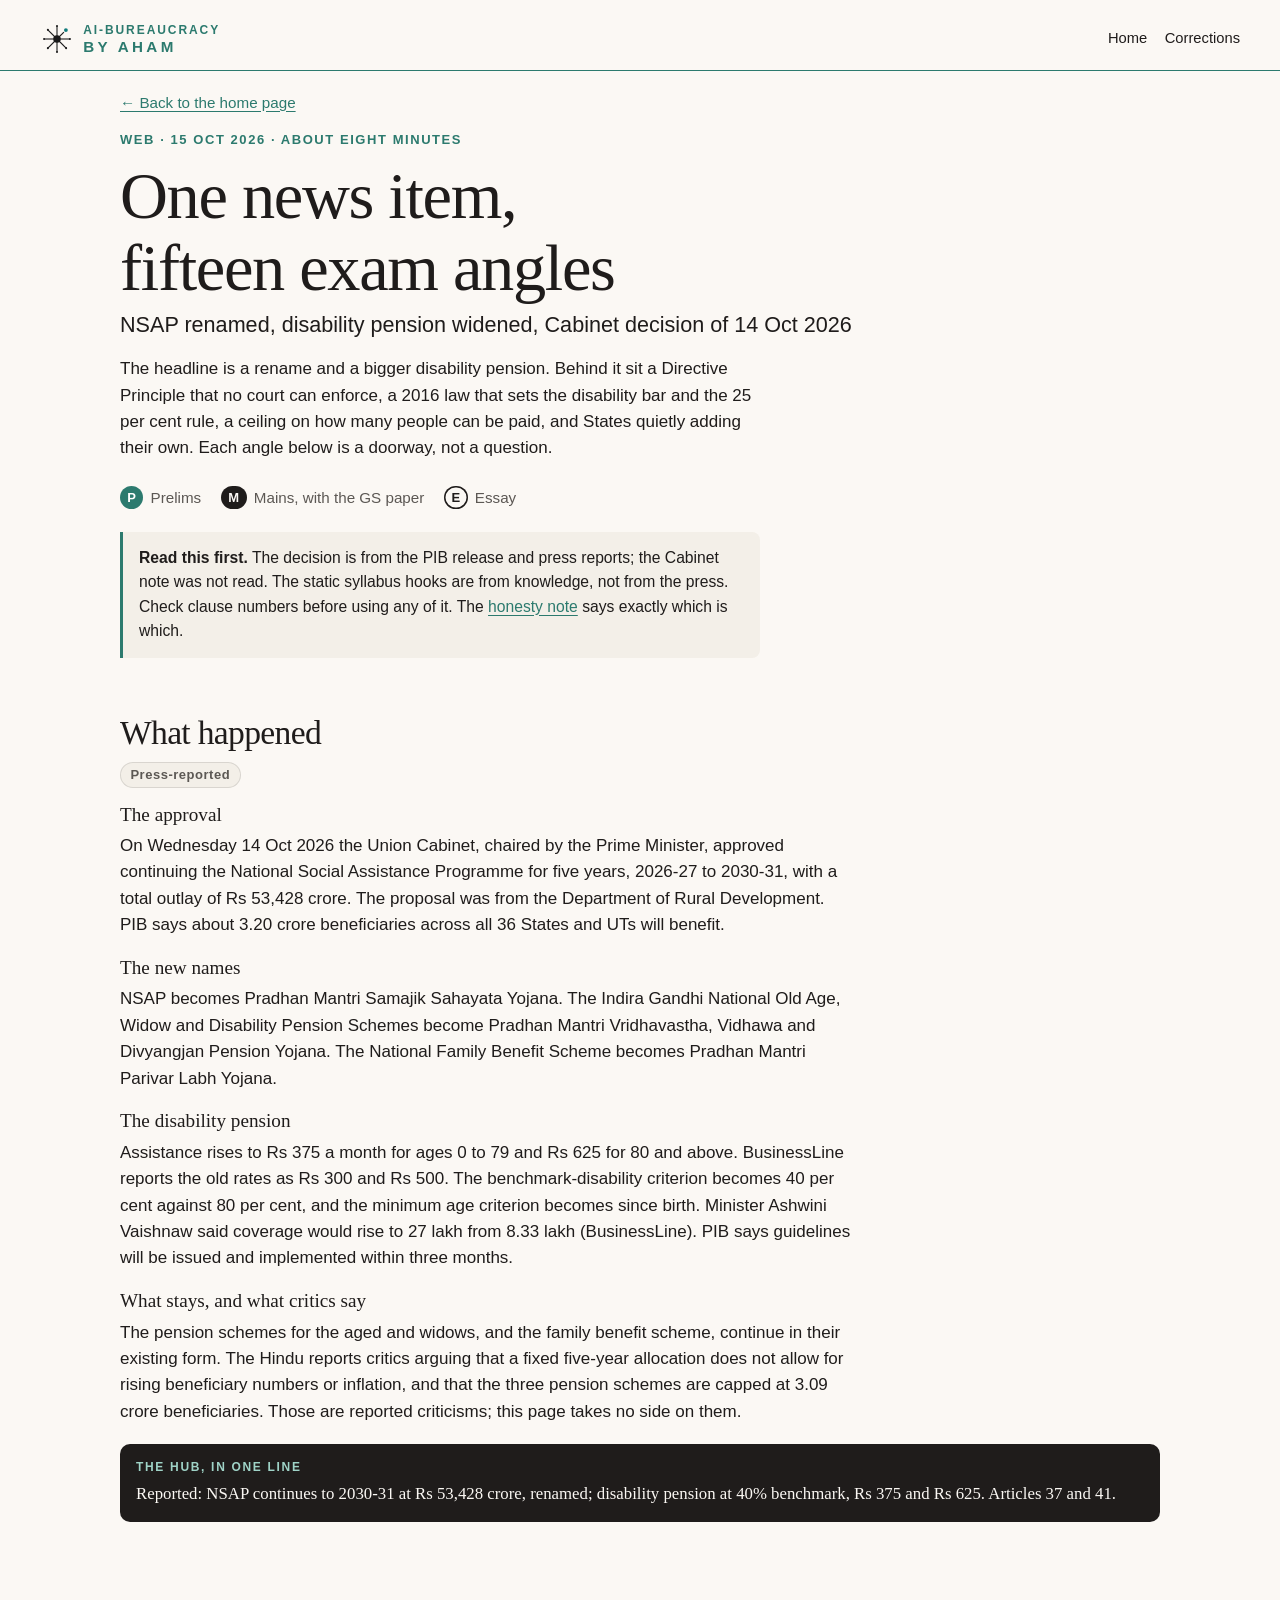
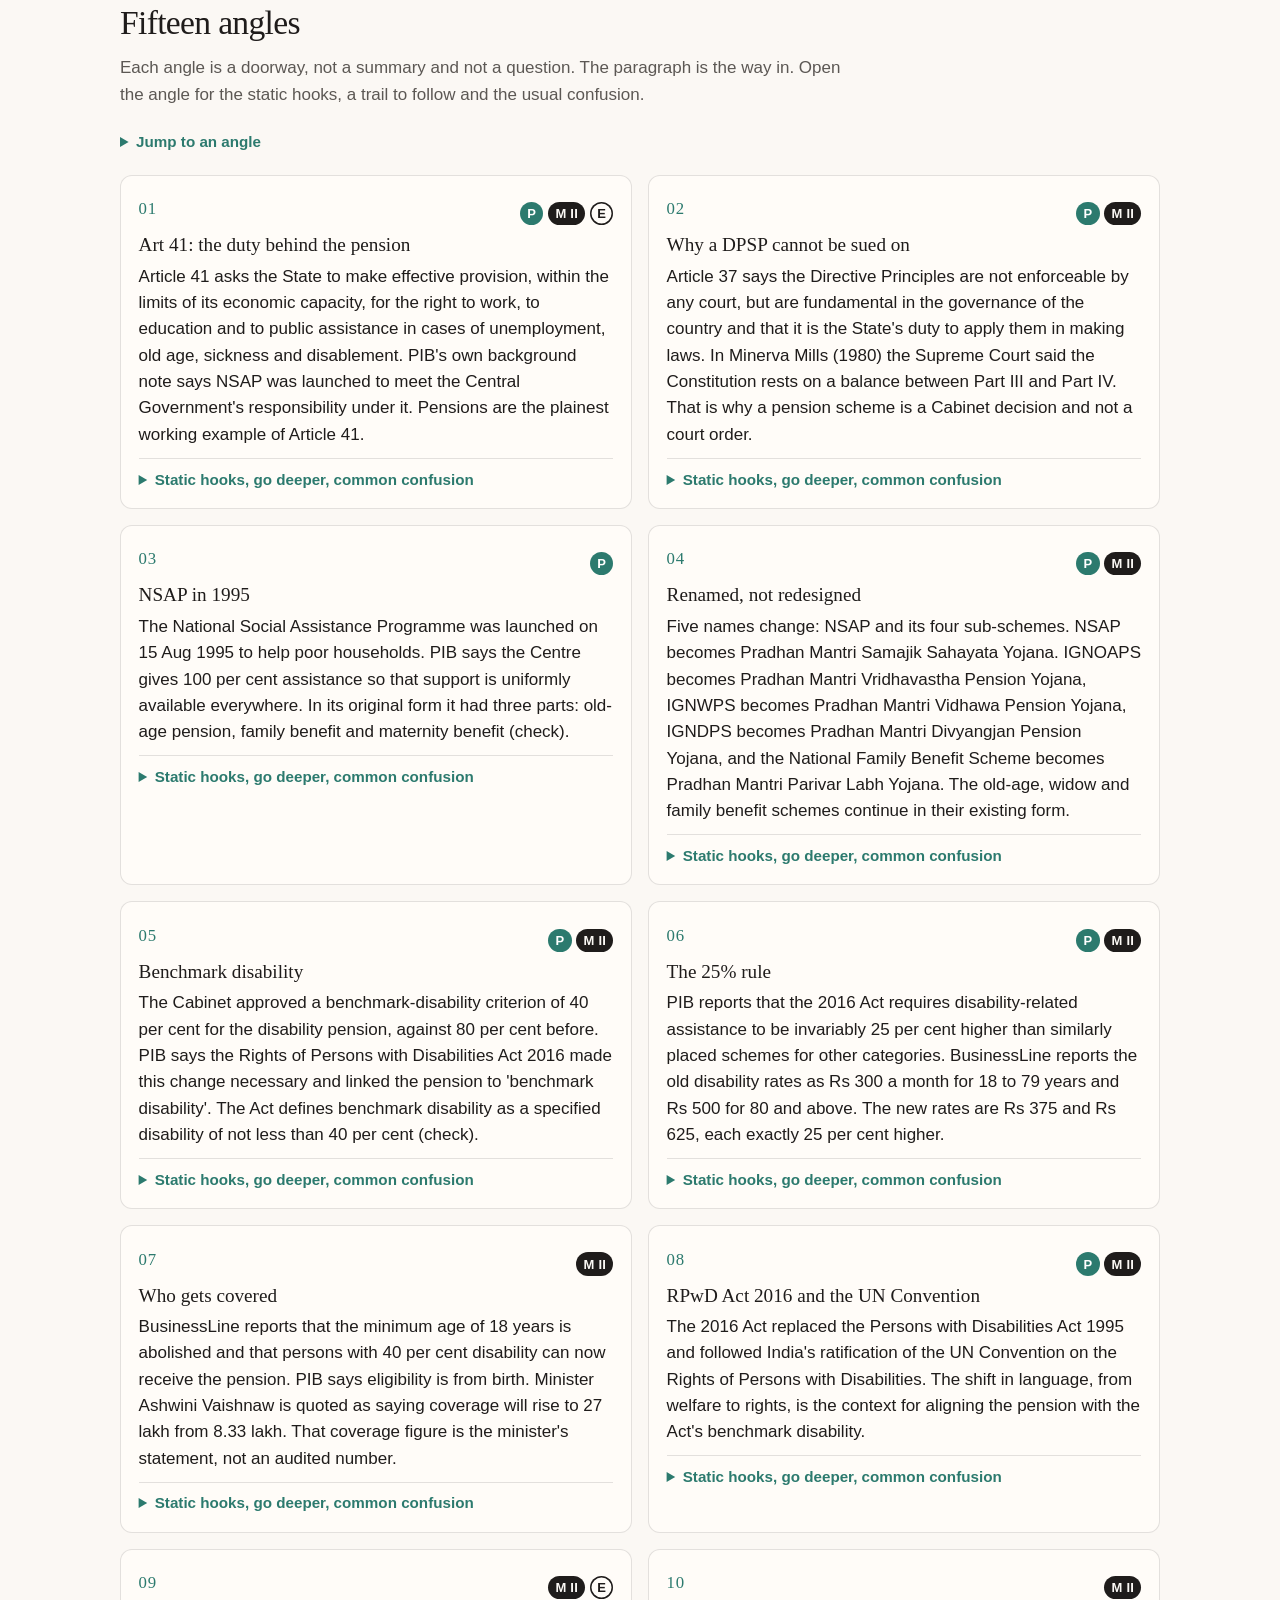
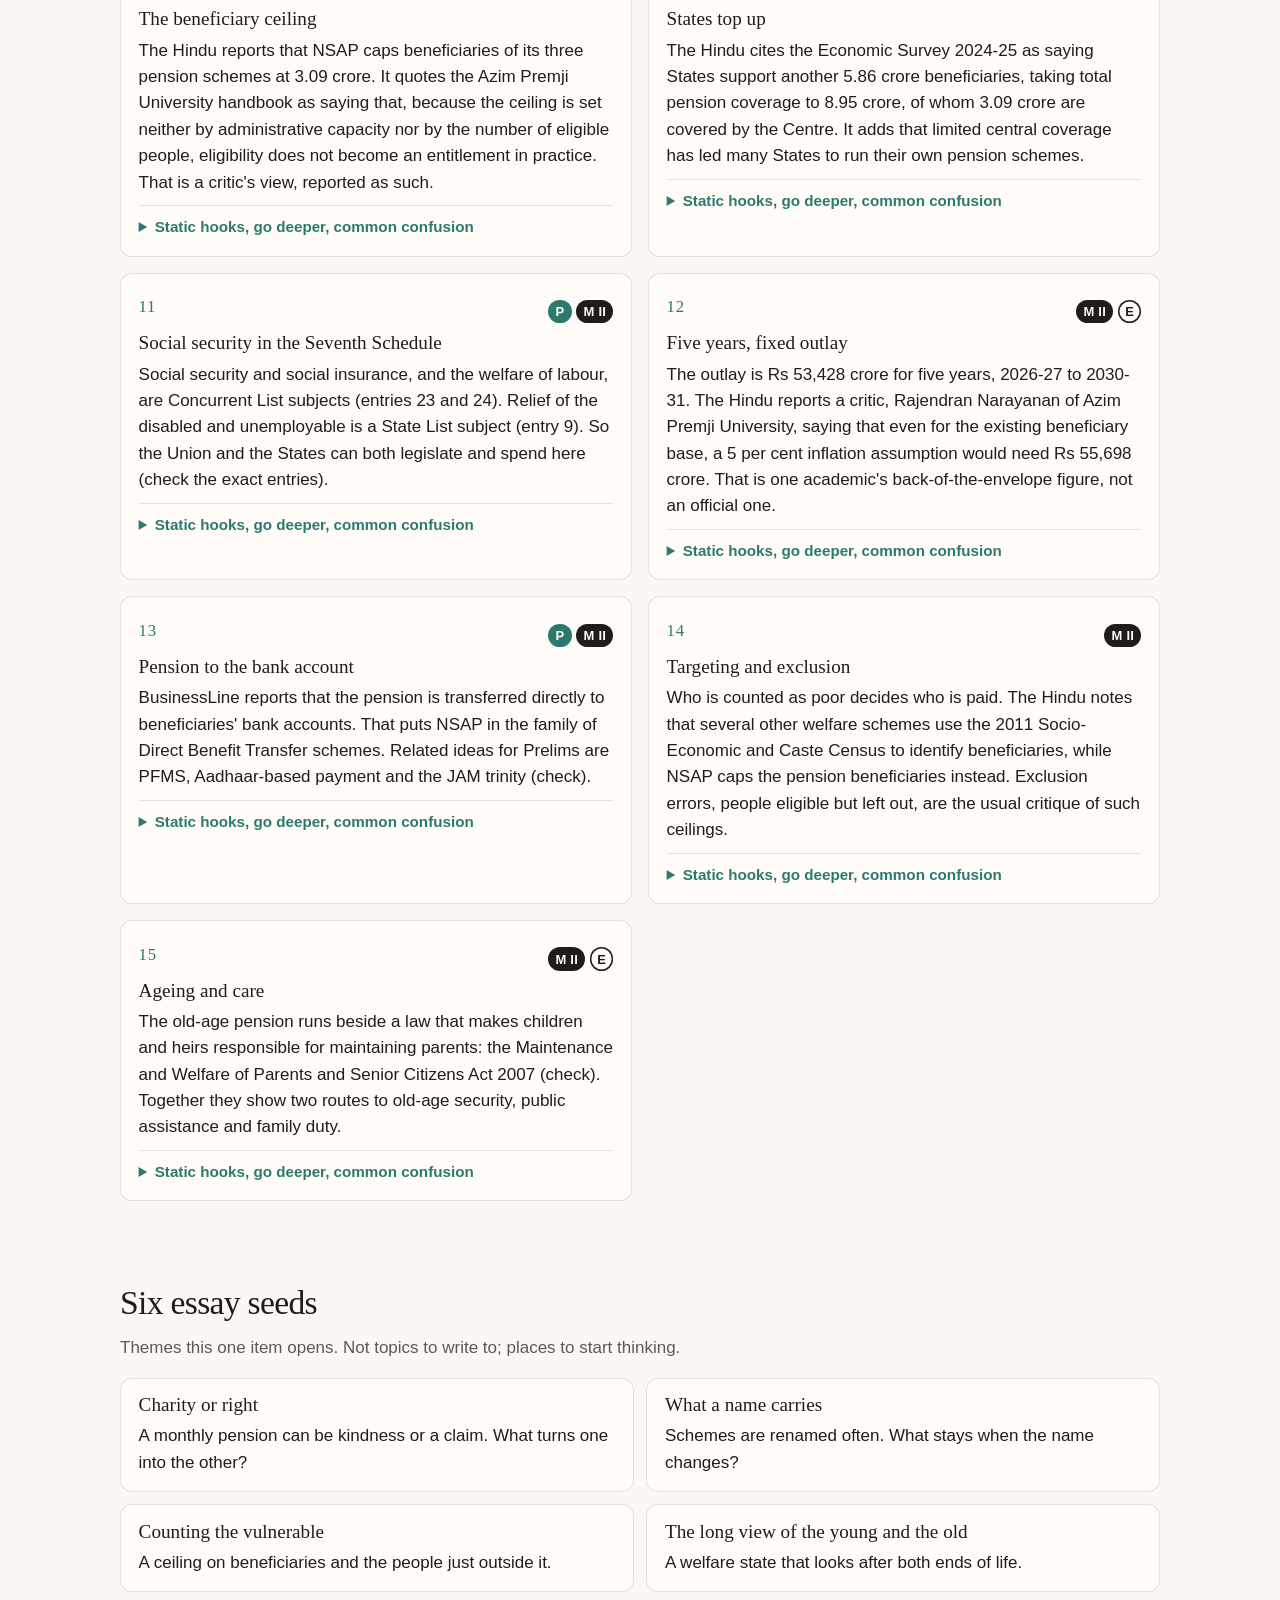
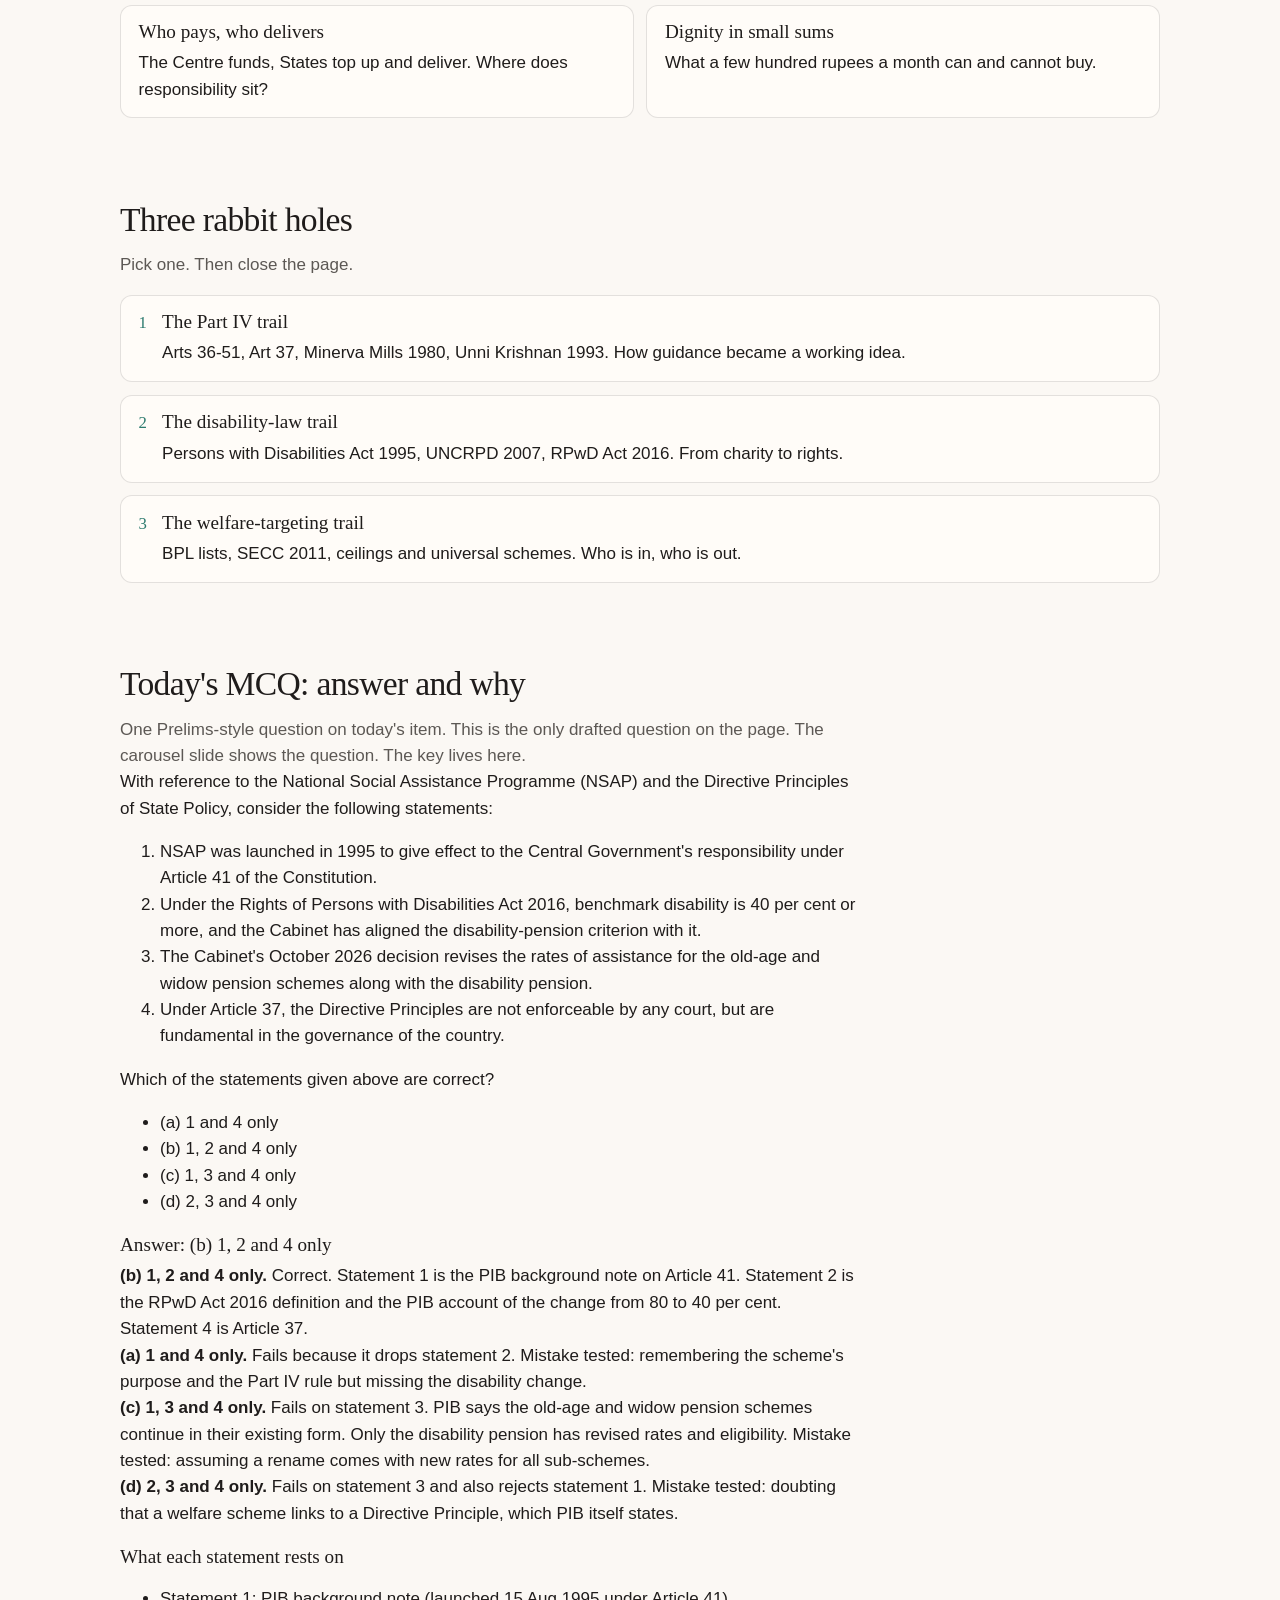
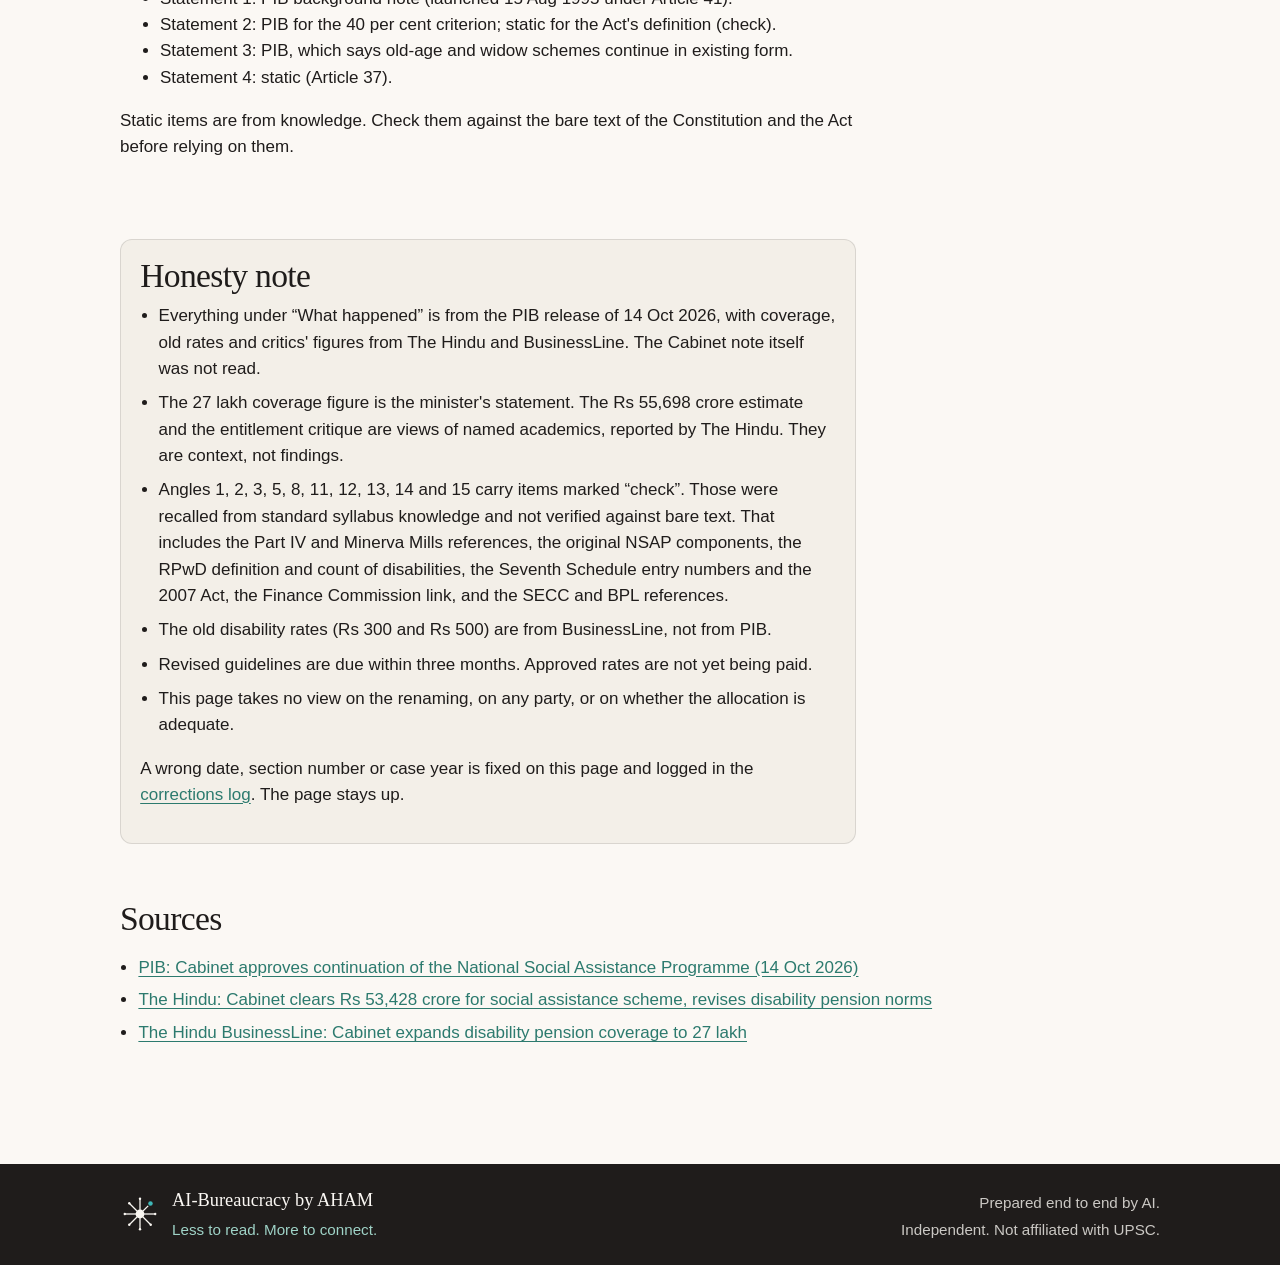
<file: web-15-oct-2026-nsap-pm-samajik-sahayata-yojana.html>
<!DOCTYPE html>
<html lang="en">
<head>
  <meta charset="utf-8">
  <meta name="viewport" content="width=device-width, initial-scale=1">
  <title>One news item, fifteen exam angles: NSAP renamed and disability pension widened, 15 Oct 2026 | AI-Bureaucracy by AHAM</title>
  <meta name="description" content="NSAP renamed and the disability pension widened. Mapped to UPSC Prelims, Mains and Essay: Article 41, the RPwD Act 2016, beneficiary ceilings and States top-ups. Fifteen angles, six essay seeds, three rabbit holes. Press-reported facts are labelled.">
  <link rel="canonical" href="https://hemantdoc12.github.io/ai-bureaucracy/web-15-oct-2026-nsap-pm-samajik-sahayata-yojana.html">
  <meta property="og:title" content="One news item, fifteen exam angles">
  <meta property="og:description" content="NSAP renamed, disability pension widened, mapped to Prelims, Mains and Essay. Less to read. More to connect.">
  <meta property="og:type" content="article">
  <meta property="og:url" content="https://hemantdoc12.github.io/ai-bureaucracy/web-15-oct-2026-nsap-pm-samajik-sahayata-yojana.html">
  <meta property="og:image" content="https://hemantdoc12.github.io/ai-bureaucracy/assets/og.png">
  <meta property="og:image:width" content="1200">
  <meta property="og:image:height" content="630">
  <meta name="theme-color" content="#fbf8f4">
  <link rel="icon" href="assets/favicon.svg" type="image/svg+xml">
  <link rel="icon" href="assets/favicon-32.png" sizes="32x32" type="image/png">
  <link rel="apple-touch-icon" href="assets/apple-touch.png">
  <link rel="stylesheet" href="site.css">
</head>
<body>
  <a class="skip" href="#main">Skip to content</a>
  <header class="top">
    <a class="brand" href="index.html"><img class="brand-mark" src="assets/mark.svg" alt="" width="36" height="36"><span class="brand-text"><span class="brand-product">AI-Bureaucracy</span><span class="brand-name">by AHAM</span></span></a>
    <nav aria-label="Pages">
      <a href="index.html">Home</a>
      <a href="corrections.html">Corrections</a>
    </nav>
  </header>

  <main id="main">
    <div class="wrap webpage">
      <p class="backlink"><a href="index.html">&larr; Back to the home page</a></p>
      <header class="hero hero-plain">
        <p class="eyebrow">Web &middot; 15 Oct 2026 &middot; about eight minutes</p>
        <h1>One news item, fifteen exam angles</h1>
        <p class="lede">NSAP renamed, disability pension widened, Cabinet decision of 14 Oct 2026</p>
        <p class="intro">The headline is a rename and a bigger disability pension. Behind it sit a Directive Principle that no court can enforce, a 2016 law that sets the disability bar and the 25 per cent rule, a ceiling on how many people can be paid, and States quietly adding their own. Each angle below is a doorway, not a question.</p>
        <ul class="papers">
          <li><span class="chip chip-p">P</span> Prelims</li>
          <li><span class="chip chip-m">M</span> Mains, with the GS paper</li>
          <li><span class="chip chip-e">E</span> Essay</li>
        </ul>
        <p class="read-first"><strong>Read this first.</strong> The decision is from the PIB release and press reports; the Cabinet note was not read. The static syllabus hooks are from knowledge, not from the press. Check clause numbers before using any of it. The <a href="#honesty">honesty note</a> says exactly which is which.</p>
      </header>

      <section aria-labelledby="happened">
        <h2 id="happened">What happened</h2>
        <p class="badge">Press-reported</p>
        <div class="news"><div class="news-item"><h3>The approval</h3><p>On Wednesday 14 Oct 2026 the Union Cabinet, chaired by the Prime Minister, approved continuing the National Social Assistance Programme for five years, 2026-27 to 2030-31, with a total outlay of Rs 53,428 crore. The proposal was from the Department of Rural Development. PIB says about 3.20 crore beneficiaries across all 36 States and UTs will benefit.</p></div><div class="news-item"><h3>The new names</h3><p>NSAP becomes Pradhan Mantri Samajik Sahayata Yojana. The Indira Gandhi National Old Age, Widow and Disability Pension Schemes become Pradhan Mantri Vridhavastha, Vidhawa and Divyangjan Pension Yojana. The National Family Benefit Scheme becomes Pradhan Mantri Parivar Labh Yojana.</p></div><div class="news-item"><h3>The disability pension</h3><p>Assistance rises to Rs 375 a month for ages 0 to 79 and Rs 625 for 80 and above. BusinessLine reports the old rates as Rs 300 and Rs 500. The benchmark-disability criterion becomes 40 per cent against 80 per cent, and the minimum age criterion becomes since birth. Minister Ashwini Vaishnaw said coverage would rise to 27 lakh from 8.33 lakh (BusinessLine). PIB says guidelines will be issued and implemented within three months.</p></div><div class="news-item"><h3>What stays, and what critics say</h3><p>The pension schemes for the aged and widows, and the family benefit scheme, continue in their existing form. The Hindu reports critics arguing that a fixed five-year allocation does not allow for rising beneficiary numbers or inflation, and that the three pension schemes are capped at 3.09 crore beneficiaries. Those are reported criticisms; this page takes no side on them.</p></div></div>
        <p class="hubline"><span class="hubline-k">The hub, in one line</span> Reported: NSAP continues to 2030-31 at Rs 53,428 crore, renamed; disability pension at 40% benchmark, Rs 375 and Rs 625. Articles 37 and 41.</p>
      </section>

      <section aria-labelledby="angles-title">
        <h2 id="angles-title">Fifteen angles</h2>
        <p class="quiet">Each angle is a doorway, not a summary and not a question. The paragraph is the way in. Open the angle for the static hooks, a trail to follow and the usual confusion.</p>
        <details class="toc"><summary>Jump to an angle</summary><ol><li><a href="#a1">01 Art 41: the duty behind the pension</a></li><li><a href="#a2">02 Why a DPSP cannot be sued on</a></li><li><a href="#a3">03 NSAP in 1995</a></li><li><a href="#a4">04 Renamed, not redesigned</a></li><li><a href="#a5">05 Benchmark disability</a></li><li><a href="#a6">06 The 25% rule</a></li><li><a href="#a7">07 Who gets covered</a></li><li><a href="#a8">08 RPwD Act 2016 and the UN Convention</a></li><li><a href="#a9">09 The beneficiary ceiling</a></li><li><a href="#a10">10 States top up</a></li><li><a href="#a11">11 Social security in the Seventh Schedule</a></li><li><a href="#a12">12 Five years, fixed outlay</a></li><li><a href="#a13">13 Pension to the bank account</a></li><li><a href="#a14">14 Targeting and exclusion</a></li><li><a href="#a15">15 Ageing and care</a></li></ol></details>
        <div class="angles">
<article class="angle" id="a1">
  <div class="angle-top"><span class="idx">01</span><div class="chips" aria-label="Exam relevance"><span class="chip chip-p">P</span><span class="chip chip-m">M II</span><span class="chip chip-e">E</span></div></div>
  <h3>Art 41: the duty behind the pension</h3>
  <p class="hook">Article 41 asks the State to make effective provision, within the limits of its economic capacity, for the right to work, to education and to public assistance in cases of unemployment, old age, sickness and disablement. PIB&#x27;s own background note says NSAP was launched to meet the Central Government&#x27;s responsibility under it. Pensions are the plainest working example of Article 41.</p>
  <details>
    <summary>Static hooks, go deeper, common confusion</summary>
    <p class="label">Static syllabus hooks <span class="tagnote">not from the press; check the bare text</span></p>
    <ul class="anchors"><li>Art 41: work, education and public assistance (DPSP)</li><li>Part IV runs from Art 36 to Art 51</li><li>Art 38 and Art 39: wider social-justice directions (check)</li></ul>
    <p class="label">Go deeper</p>
    <p>Read Article 41 word by word. Notice the phrase &#x27;within the limits of its economic capacity&#x27; and what it does to the strength of the duty.</p>
    <p class="label">Common confusion</p>
    <p>Article 41 is not a right to a pension. It is a direction to the State, and the pension is a policy choice made under it.</p>
  </details>
</article>
<article class="angle" id="a2">
  <div class="angle-top"><span class="idx">02</span><div class="chips" aria-label="Exam relevance"><span class="chip chip-p">P</span><span class="chip chip-m">M II</span></div></div>
  <h3>Why a DPSP cannot be sued on</h3>
  <p class="hook">Article 37 says the Directive Principles are not enforceable by any court, but are fundamental in the governance of the country and that it is the State&#x27;s duty to apply them in making laws. In Minerva Mills (1980) the Supreme Court said the Constitution rests on a balance between Part III and Part IV. That is why a pension scheme is a Cabinet decision and not a court order.</p>
  <details>
    <summary>Static hooks, go deeper, common confusion</summary>
    <p class="label">Static syllabus hooks <span class="tagnote">not from the press; check the bare text</span></p>
    <ul class="anchors"><li>Art 37: not enforceable by courts, yet fundamental in governance</li><li>Minerva Mills v Union of India (1980): balance of Parts III and IV</li><li>Art 21 read with DPSPs in later cases (check)</li></ul>
    <p class="label">Go deeper</p>
    <p>Find one case where a Directive Principle was read into a Fundamental Right. Ask what that changes for a scheme like this.</p>
    <p class="label">Common confusion</p>
    <p>&#x27;Non-justiciable&#x27; does not mean &#x27;optional&#x27; or &#x27;unimportant&#x27;. It means a court will not compel it directly.</p>
  </details>
</article>
<article class="angle" id="a3">
  <div class="angle-top"><span class="idx">03</span><div class="chips" aria-label="Exam relevance"><span class="chip chip-p">P</span></div></div>
  <h3>NSAP in 1995</h3>
  <p class="hook">The National Social Assistance Programme was launched on 15 Aug 1995 to help poor households. PIB says the Centre gives 100 per cent assistance so that support is uniformly available everywhere. In its original form it had three parts: old-age pension, family benefit and maternity benefit (check).</p>
  <details>
    <summary>Static hooks, go deeper, common confusion</summary>
    <p class="label">Static syllabus hooks <span class="tagnote">not from the press; check the bare text</span></p>
    <ul class="anchors"><li>Launched 15 Aug 1995</li><li>Original components: NOAPS, NFBS and a maternity benefit (check)</li><li>Run by the Department of Rural Development (PIB)</li></ul>
    <p class="label">Go deeper</p>
    <p>Look at how the scheme&#x27;s components changed between 1995 and now. Which were added, folded in or dropped?</p>
    <p class="label">Common confusion</p>
    <p>A scheme launched in 1995 is not the same as the Indira Gandhi pension names, which came later (check the year).</p>
  </details>
</article>
<article class="angle" id="a4">
  <div class="angle-top"><span class="idx">04</span><div class="chips" aria-label="Exam relevance"><span class="chip chip-p">P</span><span class="chip chip-m">M II</span></div></div>
  <h3>Renamed, not redesigned</h3>
  <p class="hook">Five names change: NSAP and its four sub-schemes. NSAP becomes Pradhan Mantri Samajik Sahayata Yojana. IGNOAPS becomes Pradhan Mantri Vridhavastha Pension Yojana, IGNWPS becomes Pradhan Mantri Vidhawa Pension Yojana, IGNDPS becomes Pradhan Mantri Divyangjan Pension Yojana, and the National Family Benefit Scheme becomes Pradhan Mantri Parivar Labh Yojana. The old-age, widow and family benefit schemes continue in their existing form.</p>
  <details>
    <summary>Static hooks, go deeper, common confusion</summary>
    <p class="label">Static syllabus hooks <span class="tagnote">not from the press; check the bare text</span></p>
    <ul class="anchors"><li>PIB release of 14 Oct 2026: the old and new names</li><li>Continuation in existing form for old-age, widow and family benefit</li><li>Hindi names appear in the PIB release</li></ul>
    <p class="label">Go deeper</p>
    <p>Make a two-column table of the five old and new names. Then mark what changes besides the name. For three of the four sub-schemes, the PIB release says: nothing.</p>
    <p class="label">Common confusion</p>
    <p>A rename is not a revision of rates or eligibility. Only the disability pension has both changed.</p>
  </details>
</article>
<article class="angle" id="a5">
  <div class="angle-top"><span class="idx">05</span><div class="chips" aria-label="Exam relevance"><span class="chip chip-p">P</span><span class="chip chip-m">M II</span></div></div>
  <h3>Benchmark disability</h3>
  <p class="hook">The Cabinet approved a benchmark-disability criterion of 40 per cent for the disability pension, against 80 per cent before. PIB says the Rights of Persons with Disabilities Act 2016 made this change necessary and linked the pension to &#x27;benchmark disability&#x27;. The Act defines benchmark disability as a specified disability of not less than 40 per cent (check).</p>
  <details>
    <summary>Static hooks, go deeper, common confusion</summary>
    <p class="label">Static syllabus hooks <span class="tagnote">not from the press; check the bare text</span></p>
    <ul class="anchors"><li>RPwD Act 2016: benchmark disability, 40% or more (check)</li><li>The Act recognises 21 specified disabilities (check)</li><li>Earlier NSAP threshold: 80%</li></ul>
    <p class="label">Go deeper</p>
    <p>Read the definition clause of the 2016 Act. Note who certifies a disability and on what scale.</p>
    <p class="label">Common confusion</p>
    <p>&#x27;Persons with disabilities&#x27; and &#x27;persons with benchmark disabilities&#x27; are two different groups in the Act.</p>
  </details>
</article>
<article class="angle" id="a6">
  <div class="angle-top"><span class="idx">06</span><div class="chips" aria-label="Exam relevance"><span class="chip chip-p">P</span><span class="chip chip-m">M II</span></div></div>
  <h3>The 25% rule</h3>
  <p class="hook">PIB reports that the 2016 Act requires disability-related assistance to be invariably 25 per cent higher than similarly placed schemes for other categories. BusinessLine reports the old disability rates as Rs 300 a month for 18 to 79 years and Rs 500 for 80 and above. The new rates are Rs 375 and Rs 625, each exactly 25 per cent higher.</p>
  <details>
    <summary>Static hooks, go deeper, common confusion</summary>
    <p class="label">Static syllabus hooks <span class="tagnote">not from the press; check the bare text</span></p>
    <ul class="anchors"><li>Rs 300 to Rs 375: plus 25%</li><li>Rs 500 to Rs 625: plus 25%</li><li>Rule traced by PIB to the RPwD Act 2016</li></ul>
    <p class="label">Go deeper</p>
    <p>Check the arithmetic yourself. Then find which section of the Act carries the 25 per cent rule (not given in the press).</p>
    <p class="label">Common confusion</p>
    <p>The rule sets a floor relative to other schemes. It does not say what the base scheme should pay.</p>
  </details>
</article>
<article class="angle" id="a7">
  <div class="angle-top"><span class="idx">07</span><div class="chips" aria-label="Exam relevance"><span class="chip chip-m">M II</span></div></div>
  <h3>Who gets covered</h3>
  <p class="hook">BusinessLine reports that the minimum age of 18 years is abolished and that persons with 40 per cent disability can now receive the pension. PIB says eligibility is from birth. Minister Ashwini Vaishnaw is quoted as saying coverage will rise to 27 lakh from 8.33 lakh. That coverage figure is the minister&#x27;s statement, not an audited number.</p>
  <details>
    <summary>Static hooks, go deeper, common confusion</summary>
    <p class="label">Static syllabus hooks <span class="tagnote">not from the press; check the bare text</span></p>
    <ul class="anchors"><li>Eligibility from birth (PIB)</li><li>Coverage from 8.33 lakh to 27 lakh (minister, BusinessLine)</li><li>Guidelines due within three months (PIB)</li></ul>
    <p class="label">Go deeper</p>
    <p>Ask what a child born with a disability needed under the earlier age rule, and what proof the new rule will require.</p>
    <p class="label">Common confusion</p>
    <p>Approved rates are not paid rates. PIB says guidelines come first and implementation follows.</p>
  </details>
</article>
<article class="angle" id="a8">
  <div class="angle-top"><span class="idx">08</span><div class="chips" aria-label="Exam relevance"><span class="chip chip-p">P</span><span class="chip chip-m">M II</span></div></div>
  <h3>RPwD Act 2016 and the UN Convention</h3>
  <p class="hook">The 2016 Act replaced the Persons with Disabilities Act 1995 and followed India&#x27;s ratification of the UN Convention on the Rights of Persons with Disabilities. The shift in language, from welfare to rights, is the context for aligning the pension with the Act&#x27;s benchmark disability.</p>
  <details>
    <summary>Static hooks, go deeper, common confusion</summary>
    <p class="label">Static syllabus hooks <span class="tagnote">not from the press; check the bare text</span></p>
    <ul class="anchors"><li>Persons with Disabilities Act 1995 replaced by RPwD Act 2016</li><li>UNCRPD: India ratified in 2007 (check)</li><li>Shift from a welfare to a rights approach</li></ul>
    <p class="label">Go deeper</p>
    <p>Compare the 1995 and 2016 definitions of disability. Count the conditions recognised in each.</p>
    <p class="label">Common confusion</p>
    <p>A Convention ratified by India binds India in international law. It becomes domestic law through legislation.</p>
  </details>
</article>
<article class="angle" id="a9">
  <div class="angle-top"><span class="idx">09</span><div class="chips" aria-label="Exam relevance"><span class="chip chip-m">M II</span><span class="chip chip-e">E</span></div></div>
  <h3>The beneficiary ceiling</h3>
  <p class="hook">The Hindu reports that NSAP caps beneficiaries of its three pension schemes at 3.09 crore. It quotes the Azim Premji University handbook as saying that, because the ceiling is set neither by administrative capacity nor by the number of eligible people, eligibility does not become an entitlement in practice. That is a critic&#x27;s view, reported as such.</p>
  <details>
    <summary>Static hooks, go deeper, common confusion</summary>
    <p class="label">Static syllabus hooks <span class="tagnote">not from the press; check the bare text</span></p>
    <ul class="anchors"><li>Beneficiary ceiling: 3.09 crore (The Hindu)</li><li>Entitlement versus eligibility</li><li>Supply-driven versus demand-driven schemes (check)</li></ul>
    <p class="label">Go deeper</p>
    <p>Set &#x27;eligible&#x27; against &#x27;entitled&#x27; in one sentence each. Which one does a ceiling break?</p>
    <p class="label">Common confusion</p>
    <p>A ceiling on beneficiaries is not the same as a ceiling on spending. This scheme has both.</p>
  </details>
</article>
<article class="angle" id="a10">
  <div class="angle-top"><span class="idx">10</span><div class="chips" aria-label="Exam relevance"><span class="chip chip-m">M II</span></div></div>
  <h3>States top up</h3>
  <p class="hook">The Hindu cites the Economic Survey 2024-25 as saying States support another 5.86 crore beneficiaries, taking total pension coverage to 8.95 crore, of whom 3.09 crore are covered by the Centre. It adds that limited central coverage has led many States to run their own pension schemes.</p>
  <details>
    <summary>Static hooks, go deeper, common confusion</summary>
    <p class="label">Static syllabus hooks <span class="tagnote">not from the press; check the bare text</span></p>
    <ul class="anchors"><li>Centre 3.09 crore + States 5.86 crore = 8.95 crore (as cited)</li><li>Centrally sponsored versus State-funded schemes</li><li>Fiscal federalism: who pays the top-up</li></ul>
    <p class="label">Go deeper</p>
    <p>Pick one State pension scheme and compare its rate with the central rate. Note who bears the difference.</p>
    <p class="label">Common confusion</p>
    <p>The 100 per cent central assistance is for the central scheme. State top-ups are paid from State budgets.</p>
  </details>
</article>
<article class="angle" id="a11">
  <div class="angle-top"><span class="idx">11</span><div class="chips" aria-label="Exam relevance"><span class="chip chip-p">P</span><span class="chip chip-m">M II</span></div></div>
  <h3>Social security in the Seventh Schedule</h3>
  <p class="hook">Social security and social insurance, and the welfare of labour, are Concurrent List subjects (entries 23 and 24). Relief of the disabled and unemployable is a State List subject (entry 9). So the Union and the States can both legislate and spend here (check the exact entries).</p>
  <details>
    <summary>Static hooks, go deeper, common confusion</summary>
    <p class="label">Static syllabus hooks <span class="tagnote">not from the press; check the bare text</span></p>
    <ul class="anchors"><li>Concurrent List entry 23 (social security and insurance) (check)</li><li>Concurrent List entry 24 (welfare of labour) (check)</li><li>State List entry 9 (relief of the disabled and unemployable) (check)</li></ul>
    <p class="label">Go deeper</p>
    <p>Open the Seventh Schedule and read entries 23 and 24 of the Concurrent List and entry 9 of the State List. Decide which one best fits a central pension for the disabled.</p>
    <p class="label">Common confusion</p>
    <p>Concurrent subjects give both governments power. Where laws conflict, Article 254 settles it.</p>
  </details>
</article>
<article class="angle" id="a12">
  <div class="angle-top"><span class="idx">12</span><div class="chips" aria-label="Exam relevance"><span class="chip chip-m">M II</span><span class="chip chip-e">E</span></div></div>
  <h3>Five years, fixed outlay</h3>
  <p class="hook">The outlay is Rs 53,428 crore for five years, 2026-27 to 2030-31. The Hindu reports a critic, Rajendran Narayanan of Azim Premji University, saying that even for the existing beneficiary base, a 5 per cent inflation assumption would need Rs 55,698 crore. That is one academic&#x27;s back-of-the-envelope figure, not an official one.</p>
  <details>
    <summary>Static hooks, go deeper, common confusion</summary>
    <p class="label">Static syllabus hooks <span class="tagnote">not from the press; check the bare text</span></p>
    <ul class="anchors"><li>Rs 53,428 crore over 2026-27 to 2030-31 (PIB)</li><li>Rs 55,698 crore: a critic&#x27;s estimate at 5% inflation (The Hindu)</li><li>Continuation approval tied to the Finance Commission cycle (check)</li></ul>
    <p class="label">Go deeper</p>
    <p>Divide the outlay by five and by 3.20 crore. See what a year of one person&#x27;s pension costs the Centre.</p>
    <p class="label">Common confusion</p>
    <p>A fixed five-year outlay does not index itself. Whether it falls short depends on inflation and on beneficiary numbers.</p>
  </details>
</article>
<article class="angle" id="a13">
  <div class="angle-top"><span class="idx">13</span><div class="chips" aria-label="Exam relevance"><span class="chip chip-p">P</span><span class="chip chip-m">M II</span></div></div>
  <h3>Pension to the bank account</h3>
  <p class="hook">BusinessLine reports that the pension is transferred directly to beneficiaries&#x27; bank accounts. That puts NSAP in the family of Direct Benefit Transfer schemes. Related ideas for Prelims are PFMS, Aadhaar-based payment and the JAM trinity (check).</p>
  <details>
    <summary>Static hooks, go deeper, common confusion</summary>
    <p class="label">Static syllabus hooks <span class="tagnote">not from the press; check the bare text</span></p>
    <ul class="anchors"><li>Direct transfer to bank accounts (BusinessLine)</li><li>DBT, PFMS, Aadhaar seeding (check)</li><li>JAM: Jan Dhan, Aadhaar, Mobile (check)</li></ul>
    <p class="label">Go deeper</p>
    <p>Trace one rupee from the Union Budget to a beneficiary&#x27;s account. List every hand it passes through.</p>
    <p class="label">Common confusion</p>
    <p>DBT removes middlemen from delivery. It does not decide who is eligible.</p>
  </details>
</article>
<article class="angle" id="a14">
  <div class="angle-top"><span class="idx">14</span><div class="chips" aria-label="Exam relevance"><span class="chip chip-m">M II</span></div></div>
  <h3>Targeting and exclusion</h3>
  <p class="hook">Who is counted as poor decides who is paid. The Hindu notes that several other welfare schemes use the 2011 Socio-Economic and Caste Census to identify beneficiaries, while NSAP caps the pension beneficiaries instead. Exclusion errors, people eligible but left out, are the usual critique of such ceilings.</p>
  <details>
    <summary>Static hooks, go deeper, common confusion</summary>
    <p class="label">Static syllabus hooks <span class="tagnote">not from the press; check the bare text</span></p>
    <ul class="anchors"><li>SECC 2011 as a targeting list (as noted by The Hindu)</li><li>Inclusion and exclusion errors</li><li>BPL lists and their problems (check)</li></ul>
    <p class="label">Go deeper</p>
    <p>Draw two circles: the eligible and the covered. Shade the gap. Ask who sits in it.</p>
    <p class="label">Common confusion</p>
    <p>Universal and targeted schemes differ on who is covered, not on who funds it.</p>
  </details>
</article>
<article class="angle" id="a15">
  <div class="angle-top"><span class="idx">15</span><div class="chips" aria-label="Exam relevance"><span class="chip chip-m">M II</span><span class="chip chip-e">E</span></div></div>
  <h3>Ageing and care</h3>
  <p class="hook">The old-age pension runs beside a law that makes children and heirs responsible for maintaining parents: the Maintenance and Welfare of Parents and Senior Citizens Act 2007 (check). Together they show two routes to old-age security, public assistance and family duty.</p>
  <details>
    <summary>Static hooks, go deeper, common confusion</summary>
    <p class="label">Static syllabus hooks <span class="tagnote">not from the press; check the bare text</span></p>
    <ul class="anchors"><li>Maintenance and Welfare of Parents and Senior Citizens Act 2007 (check)</li><li>Art 41 names old age</li><li>National Policy for Older Persons 1999 (check)</li></ul>
    <p class="label">Go deeper</p>
    <p>Compare what the pension gives with what the 2007 Act expects from family. Where do they overlap?</p>
    <p class="label">Common confusion</p>
    <p>A state pension does not remove a family&#x27;s legal duty under the 2007 Act (check).</p>
  </details>
</article>
        </div>
      </section>

      <section aria-labelledby="essay-title">
        <h2 id="essay-title">Six essay seeds</h2>
        <p class="quiet">Themes this one item opens. Not topics to write to; places to start thinking.</p>
        <ol class="seeds"><li><h3>Charity or right</h3><p>A monthly pension can be kindness or a claim. What turns one into the other?</p></li><li><h3>What a name carries</h3><p>Schemes are renamed often. What stays when the name changes?</p></li><li><h3>Counting the vulnerable</h3><p>A ceiling on beneficiaries and the people just outside it.</p></li><li><h3>The long view of the young and the old</h3><p>A welfare state that looks after both ends of life.</p></li><li><h3>Who pays, who delivers</h3><p>The Centre funds, States top up and deliver. Where does responsibility sit?</p></li><li><h3>Dignity in small sums</h3><p>What a few hundred rupees a month can and cannot buy.</p></li></ol>
      </section>

      <section aria-labelledby="rabbit-title">
        <h2 id="rabbit-title">Three rabbit holes</h2>
        <p class="quiet">Pick one. Then close the page.</p>
        <ol class="holes"><li><span class="idx">1</span><div><h3>The Part IV trail</h3><p>Arts 36-51, Art 37, Minerva Mills 1980, Unni Krishnan 1993. How guidance became a working idea.</p></div></li><li><span class="idx">2</span><div><h3>The disability-law trail</h3><p>Persons with Disabilities Act 1995, UNCRPD 2007, RPwD Act 2016. From charity to rights.</p></div></li><li><span class="idx">3</span><div><h3>The welfare-targeting trail</h3><p>BPL lists, SECC 2011, ceilings and universal schemes. Who is in, who is out.</p></div></li></ol>
      </section>

<section aria-labelledby="mcq-title">
        <h2 id="mcq-title">Today&#x27;s MCQ: answer and why</h2>
        <p class="quiet">One Prelims-style question on today&#x27;s item. This is the only drafted question on the page. The carousel slide shows the question. The key lives here.</p>
        <div class="news"><div class="news-item"><p>With reference to the National Social Assistance Programme (NSAP) and the Directive Principles of State Policy, consider the following statements:</p><ol><li>NSAP was launched in 1995 to give effect to the Central Government&#x27;s responsibility under Article 41 of the Constitution.</li><li>Under the Rights of Persons with Disabilities Act 2016, benchmark disability is 40 per cent or more, and the Cabinet has aligned the disability-pension criterion with it.</li><li>The Cabinet&#x27;s October 2026 decision revises the rates of assistance for the old-age and widow pension schemes along with the disability pension.</li><li>Under Article 37, the Directive Principles are not enforceable by any court, but are fundamental in the governance of the country.</li></ol><p>Which of the statements given above are correct?</p><ul><li>(a) 1 and 4 only</li><li>(b) 1, 2 and 4 only</li><li>(c) 1, 3 and 4 only</li><li>(d) 2, 3 and 4 only</li></ul></div><div class="news-item"><h3>Answer: (b) 1, 2 and 4 only</h3><p><strong>(b) 1, 2 and 4 only.</strong> Correct. Statement 1 is the PIB background note on Article 41. Statement 2 is the RPwD Act 2016 definition and the PIB account of the change from 80 to 40 per cent. Statement 4 is Article 37.</p><p><strong>(a) 1 and 4 only.</strong> Fails because it drops statement 2. Mistake tested: remembering the scheme's purpose and the Part IV rule but missing the disability change.</p><p><strong>(c) 1, 3 and 4 only.</strong> Fails on statement 3. PIB says the old-age and widow pension schemes continue in their existing form. Only the disability pension has revised rates and eligibility. Mistake tested: assuming a rename comes with new rates for all sub-schemes.</p><p><strong>(d) 2, 3 and 4 only.</strong> Fails on statement 3 and also rejects statement 1. Mistake tested: doubting that a welfare scheme links to a Directive Principle, which PIB itself states.</p></div><div class="news-item"><h3>What each statement rests on</h3><ul><li>Statement 1: PIB background note (launched 15 Aug 1995 under Article 41).</li><li>Statement 2: PIB for the 40 per cent criterion; static for the Act's definition (check).</li><li>Statement 3: PIB, which says old-age and widow schemes continue in existing form.</li><li>Statement 4: static (Article 37).</li></ul><p>Static items are from knowledge. Check them against the bare text of the Constitution and the Act before relying on them.</p></div></div>
      </section>

      <section class="honesty" id="honesty" aria-labelledby="honesty-title">
        <h2 id="honesty-title">Honesty note</h2>
        <ul><li>Everything under &ldquo;What happened&rdquo; is from the PIB release of 14 Oct 2026, with coverage, old rates and critics' figures from The Hindu and BusinessLine. The Cabinet note itself was not read.</li><li>The 27 lakh coverage figure is the minister's statement. The Rs 55,698 crore estimate and the entitlement critique are views of named academics, reported by The Hindu. They are context, not findings.</li><li>Angles 1, 2, 3, 5, 8, 11, 12, 13, 14 and 15 carry items marked &ldquo;check&rdquo;. Those were recalled from standard syllabus knowledge and not verified against bare text. That includes the Part IV and Minerva Mills references, the original NSAP components, the RPwD definition and count of disabilities, the Seventh Schedule entry numbers and the 2007 Act, the Finance Commission link, and the SECC and BPL references.</li><li>The old disability rates (Rs 300 and Rs 500) are from BusinessLine, not from PIB.</li><li>Revised guidelines are due within three months. Approved rates are not yet being paid.</li><li>This page takes no view on the renaming, on any party, or on whether the allocation is adequate.</li></ul>
        <p>A wrong date, section number or case year is fixed on this page and logged in the <a href="corrections.html">corrections log</a>. The page stays up.</p>
      </section>

      <section aria-labelledby="sources-title">
        <h2 id="sources-title">Sources</h2>
        <ul class="sources"><li><a href="https://www.pib.gov.in/PressReleasePage.aspx?PRID=2323264" rel="noopener">PIB: Cabinet approves continuation of the National Social Assistance Programme (14 Oct 2026)</a></li><li><a href="https://www.thehindu.com/news/national/cabinet-clears-53428-crore-for-social-assistance-scheme-revises-disability-pension-norms/article71583600.ece" rel="noopener">The Hindu: Cabinet clears Rs 53,428 crore for social assistance scheme, revises disability pension norms</a></li><li><a href="https://www.thehindubusinessline.com/economy/policy/cabinet-expands-disability-pension-coverage-to-27-lakh-raises-monthly-assistance/article71583756.ece" rel="noopener">The Hindu BusinessLine: Cabinet expands disability pension coverage to 27 lakh</a></li></ul>
      </section>
    </div>
  </main>

  <footer class="foot">
    <div class="foot-inner">
      <div class="foot-id">
        <img class="foot-mark" src="assets/mark-dark.svg" alt="" width="44" height="44">
        <div>
          <strong>AI-Bureaucracy by AHAM</strong>
          <p class="tag">Less to read. More to connect.</p>
        </div>
      </div>
      <div class="foot-right">
        <p>Prepared end to end by AI.</p>
        <p>Independent. Not affiliated with UPSC.</p>
      </div>
    </div>
  </footer>
</body>
</html>
</file>
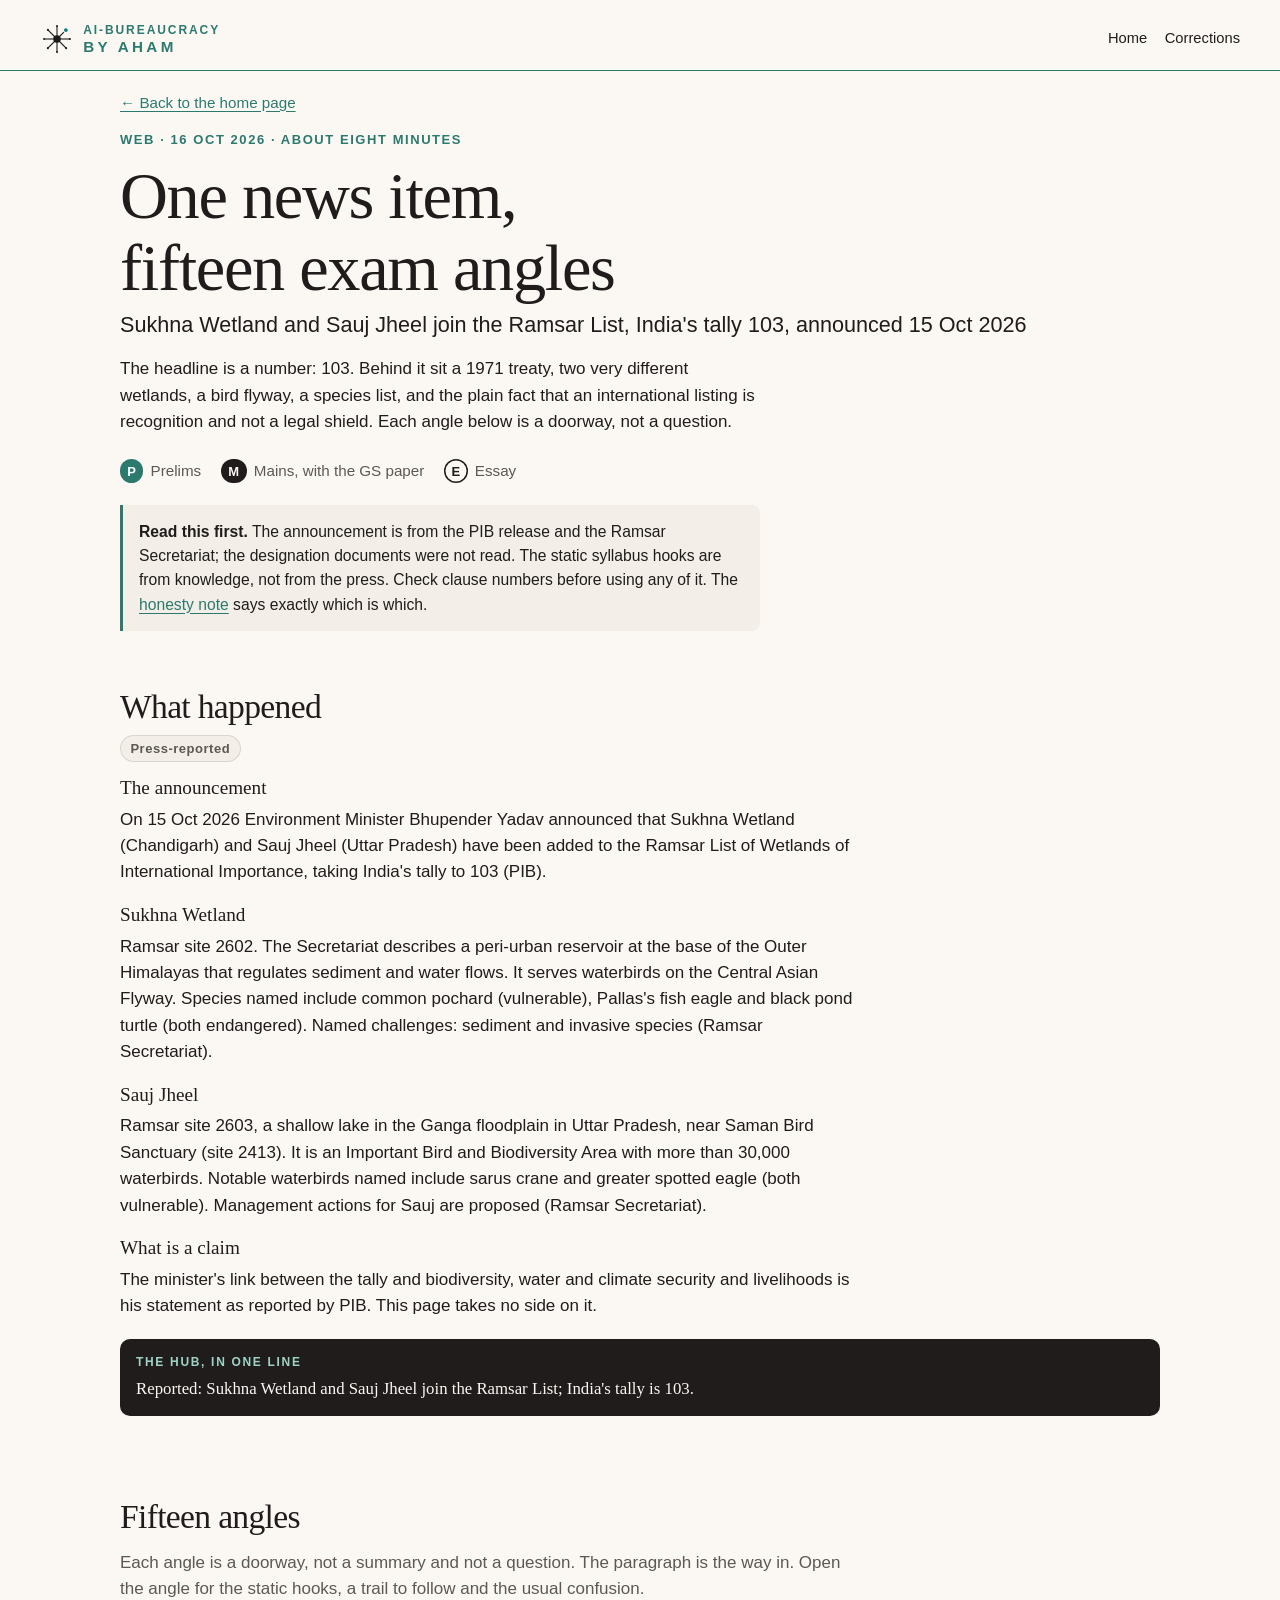
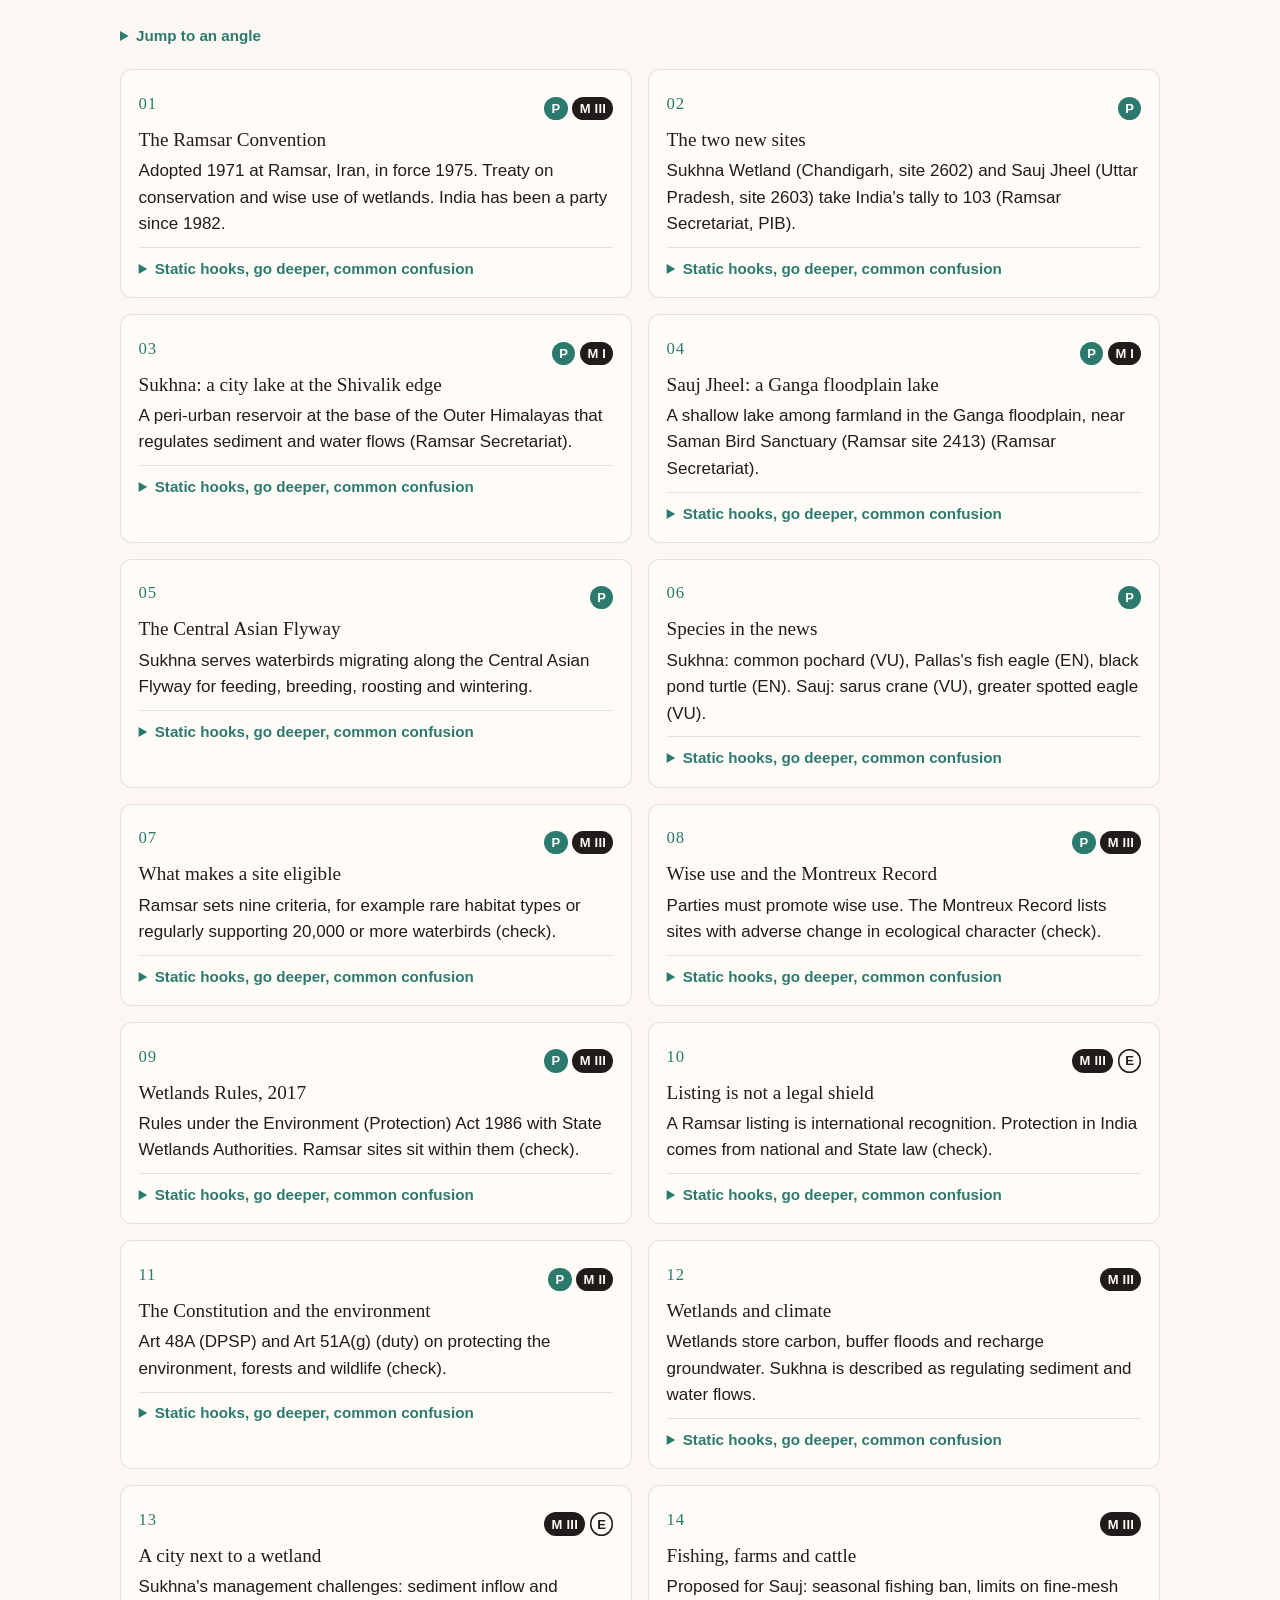
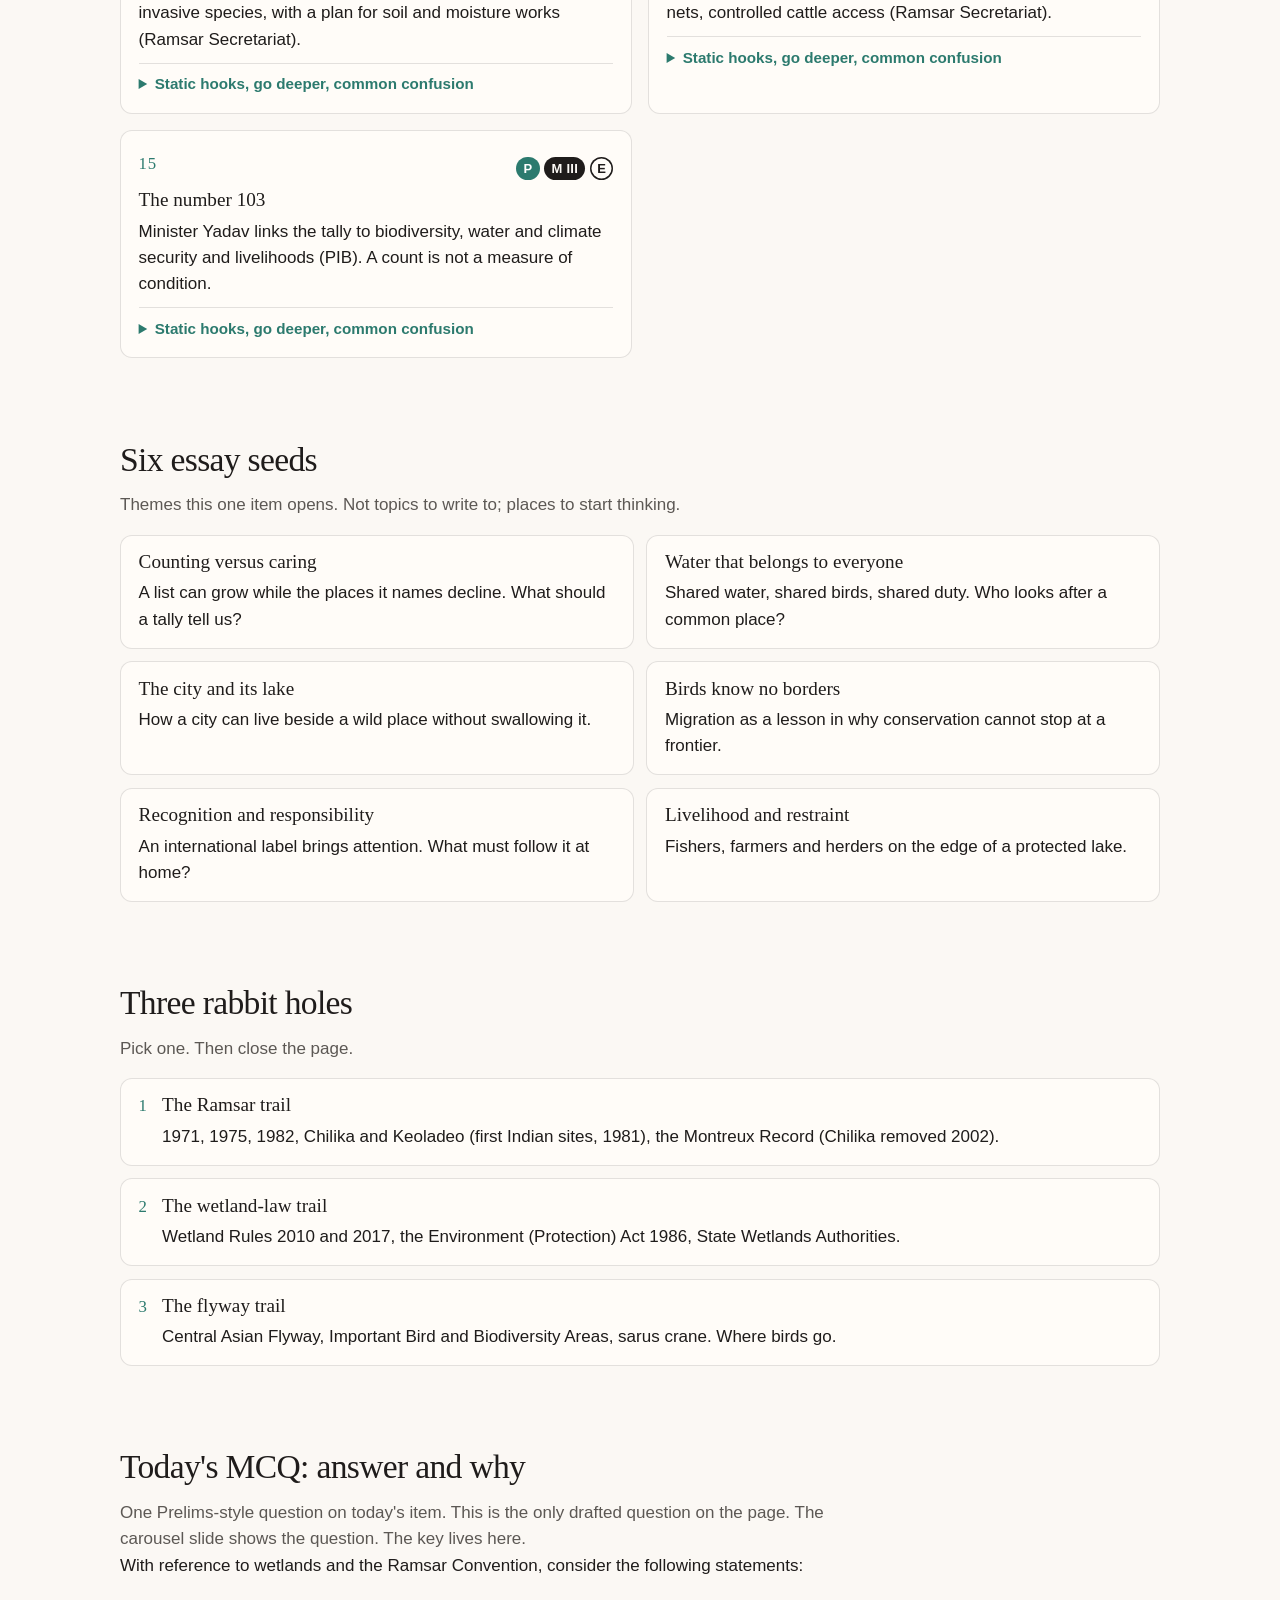
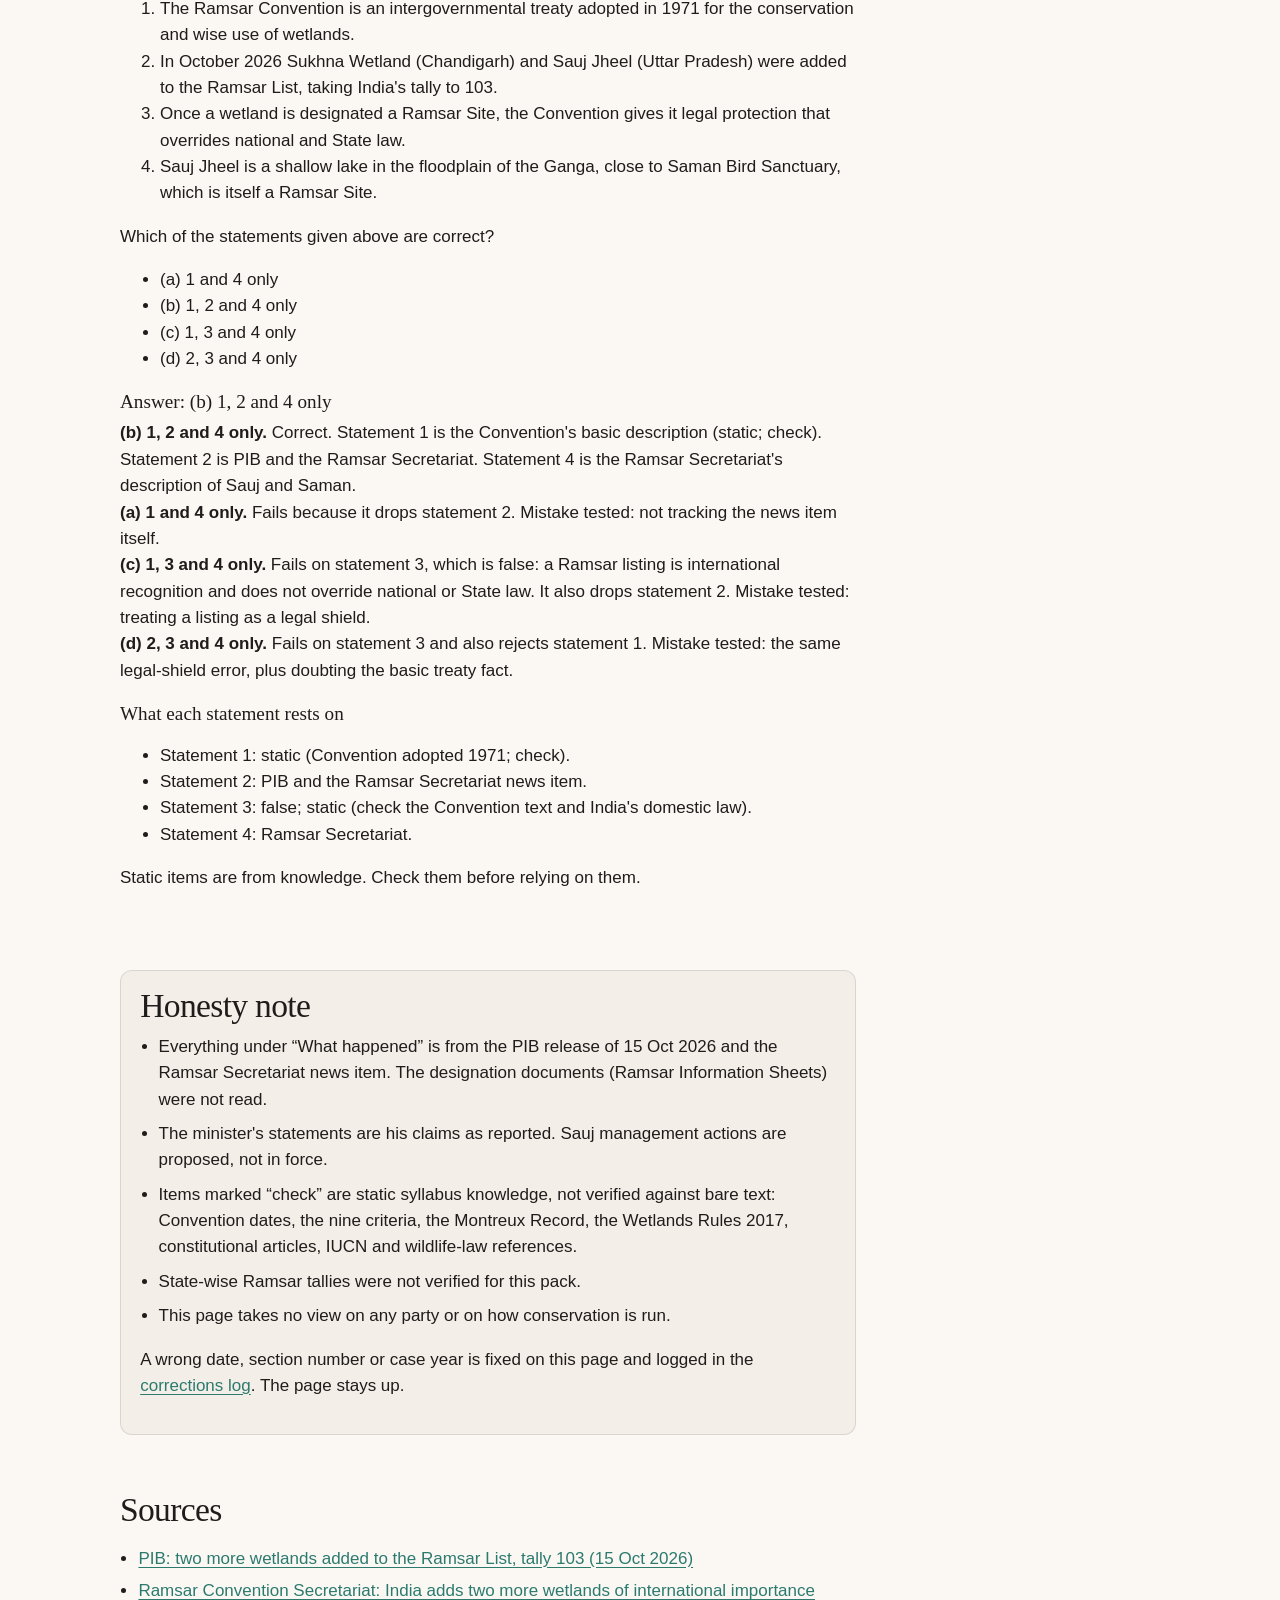
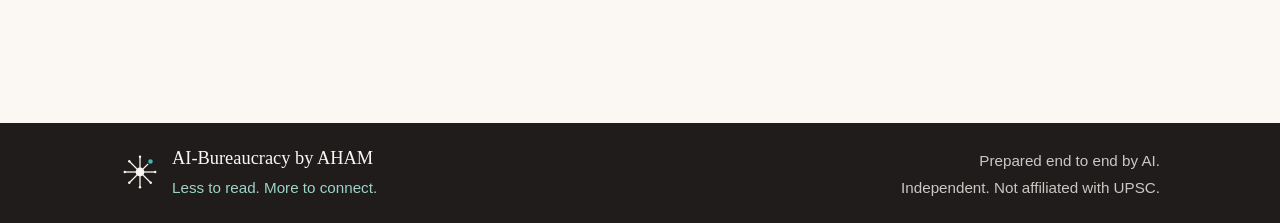
<file: web-16-oct-2026-ramsar-sukhna-sauj-jheel.html>
<!DOCTYPE html>
<html lang="en">
<head>
  <meta charset="utf-8">
  <meta name="viewport" content="width=device-width, initial-scale=1">
  <title>One news item, fifteen exam angles: Sukhna and Sauj Jheel join the Ramsar List, 16 Oct 2026 | AI-Bureaucracy by AHAM</title>
  <meta name="description" content="Sukhna Wetland and Sauj Jheel join the Ramsar List, India tally 103. Mapped to UPSC Prelims, Mains and Essay. Fifteen angles, six essay seeds, three rabbit holes. Press-reported facts are labelled.">
  <link rel="canonical" href="https://hemantdoc12.github.io/ai-bureaucracy/web-16-oct-2026-ramsar-sukhna-sauj-jheel.html">
  <meta property="og:title" content="One news item, fifteen exam angles">
  <meta property="og:description" content="Two new Ramsar sites, tally 103, mapped to Prelims, Mains and Essay. Less to read. More to connect.">
  <meta property="og:type" content="article">
  <meta property="og:url" content="https://hemantdoc12.github.io/ai-bureaucracy/web-16-oct-2026-ramsar-sukhna-sauj-jheel.html">
  <meta property="og:image" content="https://hemantdoc12.github.io/ai-bureaucracy/assets/og.png">
  <meta property="og:image:width" content="1200">
  <meta property="og:image:height" content="630">
  <meta name="theme-color" content="#fbf8f4">
  <link rel="icon" href="assets/favicon.svg" type="image/svg+xml">
  <link rel="icon" href="assets/favicon-32.png" sizes="32x32" type="image/png">
  <link rel="apple-touch-icon" href="assets/apple-touch.png">
  <link rel="stylesheet" href="site.css">
</head>
<body>
  <a class="skip" href="#main">Skip to content</a>
  <header class="top">
    <a class="brand" href="index.html"><img class="brand-mark" src="assets/mark.svg" alt="" width="36" height="36"><span class="brand-text"><span class="brand-product">AI-Bureaucracy</span><span class="brand-name">by AHAM</span></span></a>
    <nav aria-label="Pages">
      <a href="index.html">Home</a>
      <a href="corrections.html">Corrections</a>
    </nav>
  </header>

  <main id="main">
    <div class="wrap webpage">
      <p class="backlink"><a href="index.html">&larr; Back to the home page</a></p>
      <header class="hero hero-plain">
        <p class="eyebrow">Web &middot; 16 Oct 2026 &middot; about eight minutes</p>
        <h1>One news item, fifteen exam angles</h1>
        <p class="lede">Sukhna Wetland and Sauj Jheel join the Ramsar List, India's tally 103, announced 15 Oct 2026</p>
        <p class="intro">The headline is a number: 103. Behind it sit a 1971 treaty, two very different wetlands, a bird flyway, a species list, and the plain fact that an international listing is recognition and not a legal shield. Each angle below is a doorway, not a question.</p>
        <ul class="papers">
          <li><span class="chip chip-p">P</span> Prelims</li>
          <li><span class="chip chip-m">M</span> Mains, with the GS paper</li>
          <li><span class="chip chip-e">E</span> Essay</li>
        </ul>
        <p class="read-first"><strong>Read this first.</strong> The announcement is from the PIB release and the Ramsar Secretariat; the designation documents were not read. The static syllabus hooks are from knowledge, not from the press. Check clause numbers before using any of it. The <a href="#honesty">honesty note</a> says exactly which is which.</p>
      </header>

      <section aria-labelledby="happened">
        <h2 id="happened">What happened</h2>
        <p class="badge">Press-reported</p>
        <div class="news"><div class="news-item"><h3>The announcement</h3><p>On 15 Oct 2026 Environment Minister Bhupender Yadav announced that Sukhna Wetland (Chandigarh) and Sauj Jheel (Uttar Pradesh) have been added to the Ramsar List of Wetlands of International Importance, taking India's tally to 103 (PIB).</p></div><div class="news-item"><h3>Sukhna Wetland</h3><p>Ramsar site 2602. The Secretariat describes a peri-urban reservoir at the base of the Outer Himalayas that regulates sediment and water flows. It serves waterbirds on the Central Asian Flyway. Species named include common pochard (vulnerable), Pallas's fish eagle and black pond turtle (both endangered). Named challenges: sediment and invasive species (Ramsar Secretariat).</p></div><div class="news-item"><h3>Sauj Jheel</h3><p>Ramsar site 2603, a shallow lake in the Ganga floodplain in Uttar Pradesh, near Saman Bird Sanctuary (site 2413). It is an Important Bird and Biodiversity Area with more than 30,000 waterbirds. Notable waterbirds named include sarus crane and greater spotted eagle (both vulnerable). Management actions for Sauj are proposed (Ramsar Secretariat).</p></div><div class="news-item"><h3>What is a claim</h3><p>The minister's link between the tally and biodiversity, water and climate security and livelihoods is his statement as reported by PIB. This page takes no side on it.</p></div></div>
 <p class="hubline"><span class="hubline-k">The hub, in one line</span> Reported: Sukhna Wetland and Sauj Jheel join the Ramsar List; India's tally is 103.</p>
      </section>

      <section aria-labelledby="angles-title">
        <h2 id="angles-title">Fifteen angles</h2>
        <p class="quiet">Each angle is a doorway, not a summary and not a question. The paragraph is the way in. Open the angle for the static hooks, a trail to follow and the usual confusion.</p>
        <details class="toc"><summary>Jump to an angle</summary><ol><li><a href="#a1">01 The Ramsar Convention</a></li><li><a href="#a2">02 The two new sites</a></li><li><a href="#a3">03 Sukhna: a city lake at the Shivalik edge</a></li><li><a href="#a4">04 Sauj Jheel: a Ganga floodplain lake</a></li><li><a href="#a5">05 The Central Asian Flyway</a></li><li><a href="#a6">06 Species in the news</a></li><li><a href="#a7">07 What makes a site eligible</a></li><li><a href="#a8">08 Wise use and the Montreux Record</a></li><li><a href="#a9">09 Wetlands Rules, 2017</a></li><li><a href="#a10">10 Listing is not a legal shield</a></li><li><a href="#a11">11 The Constitution and the environment</a></li><li><a href="#a12">12 Wetlands and climate</a></li><li><a href="#a13">13 A city next to a wetland</a></li><li><a href="#a14">14 Fishing, farms and cattle</a></li><li><a href="#a15">15 The number 103</a></li></ol></details> <div class="angles">
<article class="angle" id="a1">
  <div class="angle-top"><span class="idx">01</span><div class="chips" aria-label="Exam relevance"><span class="chip chip-p">P</span><span class="chip chip-m">M III</span></div></div>
  <h3>The Ramsar Convention</h3>
  <p class="hook">Adopted 1971 at Ramsar, Iran, in force 1975. Treaty on conservation and wise use of wetlands. India has been a party since 1982.</p>
  <details>
    <summary>Static hooks, go deeper, common confusion</summary>
    <p class="label">Static syllabus hooks <span class="tagnote">not from the press; check the bare text</span></p>
    <ul class="anchors"><li>Ramsar Convention on Wetlands, 1971; in force 1975</li><li>Treaty is about &#x27;wise use&#x27;, not only protection</li><li>India has been a party since 1982</li></ul>
    <p class="label">Go deeper</p>
    <p>Read the treaty&#x27;s idea of &#x27;wise use&#x27; and how a party commits to it when it lists a site.</p>
    <p class="label">Common confusion</p>
    <p>Ramsar is a treaty, not a law that India&#x27;s courts enforce directly. Listing a site does not by itself create a legal duty on the site.</p>
  </details>
</article>
<article class="angle" id="a2">
  <div class="angle-top"><span class="idx">02</span><div class="chips" aria-label="Exam relevance"><span class="chip chip-p">P</span></div></div>
  <h3>The two new sites</h3>
  <p class="hook">Sukhna Wetland (Chandigarh, site 2602) and Sauj Jheel (Uttar Pradesh, site 2603) take India&#x27;s tally to 103 (Ramsar Secretariat, PIB).</p>
  <details>
    <summary>Static hooks, go deeper, common confusion</summary>
    <p class="label">Static syllabus hooks <span class="tagnote">not from the press; check the bare text</span></p>
    <ul class="anchors"><li>Site numbers are Ramsar Secretariat numbers: 2602 and 2603</li><li>Tally 103 as announced on 15 Oct 2026 (PIB)</li></ul>
    <p class="label">Go deeper</p>
    <p>Open the Ramsar Sites Information Service entries for both sites and read what the Secretariat says each one qualifies for.</p>
    <p class="label">Common confusion</p>
    <p>A tally counts designated sites. It says nothing about their area or their condition.</p>
  </details>
</article>
<article class="angle" id="a3">
  <div class="angle-top"><span class="idx">03</span><div class="chips" aria-label="Exam relevance"><span class="chip chip-p">P</span><span class="chip chip-m">M I</span></div></div>
  <h3>Sukhna: a city lake at the Shivalik edge</h3>
  <p class="hook">A peri-urban reservoir at the base of the Outer Himalayas that regulates sediment and water flows (Ramsar Secretariat).</p>
  <details>
    <summary>Static hooks, go deeper, common confusion</summary>
    <p class="label">Static syllabus hooks <span class="tagnote">not from the press; check the bare text</span></p>
    <ul class="anchors"><li>Shivalik hills: outer Himalaya (check)</li><li>Chandigarh is a Union Territory</li><li>Urban lake and sediment: a catchment problem</li></ul>
    <p class="label">Go deeper</p>
    <p>Trace where the lake&#x27;s water and silt come from. Why does a city lake keep filling with sediment?</p>
    <p class="label">Common confusion</p>
    <p>Sukhna is a wetland of a city, built as a reservoir. &#x27;Man-made&#x27; does not mean it cannot be a Ramsar site (check the Convention&#x27;s definition of wetlands).</p>
  </details>
</article>
<article class="angle" id="a4">
  <div class="angle-top"><span class="idx">04</span><div class="chips" aria-label="Exam relevance"><span class="chip chip-p">P</span><span class="chip chip-m">M I</span></div></div>
  <h3>Sauj Jheel: a Ganga floodplain lake</h3>
  <p class="hook">A shallow lake among farmland in the Ganga floodplain, near Saman Bird Sanctuary (Ramsar site 2413) (Ramsar Secretariat).</p>
  <details>
    <summary>Static hooks, go deeper, common confusion</summary>
    <p class="label">Static syllabus hooks <span class="tagnote">not from the press; check the bare text</span></p>
    <ul class="anchors"><li>Ganga floodplain, Uttar Pradesh</li><li>Neighbouring Saman Bird Sanctuary is an existing Ramsar site (2413)</li><li>Important Bird and Biodiversity Area (Ramsar Secretariat)</li></ul>
    <p class="label">Go deeper</p>
    <p>Find Sauj Jheel and Saman on a map. See how floodplain lakes link up and why farmland around them matters.</p>
    <p class="label">Common confusion</p>
    <p>A wetland among farms is not a wasteland. Farming and a wetland can share the same landscape, which is exactly the management question.</p>
  </details>
</article>
<article class="angle" id="a5">
  <div class="angle-top"><span class="idx">05</span><div class="chips" aria-label="Exam relevance"><span class="chip chip-p">P</span></div></div>
  <h3>The Central Asian Flyway</h3>
  <p class="hook">Sukhna serves waterbirds migrating along the Central Asian Flyway for feeding, breeding, roosting and wintering.</p>
  <details>
    <summary>Static hooks, go deeper, common confusion</summary>
    <p class="label">Static syllabus hooks <span class="tagnote">not from the press; check the bare text</span></p>
    <ul class="anchors"><li>Central Asian Flyway: one of the world&#x27;s bird migration routes (check)</li><li>Waterbirds use sites to feed, breed, roost and winter</li><li>Migratory Species Convention (check)</li></ul>
    <p class="label">Go deeper</p>
    <p>Read how a flyway differs from a single country&#x27;s bird count, and why one lake can matter to birds from many countries.</p>
    <p class="label">Common confusion</p>
    <p>A flyway is a route, not a protected area. Sites along it are what get protected.</p>
  </details>
</article>
<article class="angle" id="a6">
  <div class="angle-top"><span class="idx">06</span><div class="chips" aria-label="Exam relevance"><span class="chip chip-p">P</span></div></div>
  <h3>Species in the news</h3>
  <p class="hook">Sukhna: common pochard (VU), Pallas&#x27;s fish eagle (EN), black pond turtle (EN). Sauj: sarus crane (VU), greater spotted eagle (VU).</p>
  <details>
    <summary>Static hooks, go deeper, common confusion</summary>
    <p class="label">Static syllabus hooks <span class="tagnote">not from the press; check the bare text</span></p>
    <ul class="anchors"><li>IUCN Red List categories: vulnerable, endangered (check)</li><li>Sarus crane: tallest flying bird (check)</li><li>Wildlife (Protection) Act 1972 schedules (check)</li></ul>
    <p class="label">Go deeper</p>
    <p>Pick one species and follow its status: IUCN category, Indian law schedule, and the places it lives.</p>
    <p class="label">Common confusion</p>
    <p>IUCN status and Indian legal schedules are different lists made for different purposes.</p>
  </details>
</article>
<article class="angle" id="a7">
  <div class="angle-top"><span class="idx">07</span><div class="chips" aria-label="Exam relevance"><span class="chip chip-p">P</span><span class="chip chip-m">M III</span></div></div>
  <h3>What makes a site eligible</h3>
  <p class="hook">Ramsar sets nine criteria, for example rare habitat types or regularly supporting 20,000 or more waterbirds (check).</p>
  <details>
    <summary>Static hooks, go deeper, common confusion</summary>
    <p class="label">Static syllabus hooks <span class="tagnote">not from the press; check the bare text</span></p>
    <ul class="anchors"><li>Nine Ramsar criteria (check)</li><li>Criterion on 20,000 or more waterbirds (check)</li><li>Criteria cover rare habitat, species, and birds and fish</li></ul>
    <p class="label">Go deeper</p>
    <p>List the nine criteria in your own words. Which ones does a bird-rich lake usually meet?</p>
    <p class="label">Common confusion</p>
    <p>A site needs only to meet one criterion, not all nine (check).</p>
  </details>
</article>
<article class="angle" id="a8">
  <div class="angle-top"><span class="idx">08</span><div class="chips" aria-label="Exam relevance"><span class="chip chip-p">P</span><span class="chip chip-m">M III</span></div></div>
  <h3>Wise use and the Montreux Record</h3>
  <p class="hook">Parties must promote wise use. The Montreux Record lists sites with adverse change in ecological character (check).</p>
  <details>
    <summary>Static hooks, go deeper, common confusion</summary>
    <p class="label">Static syllabus hooks <span class="tagnote">not from the press; check the bare text</span></p>
    <ul class="anchors"><li>Montreux Record: sites where change in ecological character has occurred or is likely (check)</li><li>Keoladeo and Loktak have been on it (check)</li><li>Article 3 of the Convention: wise use and reporting (check)</li></ul>
    <p class="label">Go deeper</p>
    <p>Find out how a site gets on the Montreux Record and what it changes in practice.</p>
    <p class="label">Common confusion</p>
    <p>The Record is a list of concern, not a penalty. It is a tool for attention and help.</p>
  </details>
</article>
<article class="angle" id="a9">
  <div class="angle-top"><span class="idx">09</span><div class="chips" aria-label="Exam relevance"><span class="chip chip-p">P</span><span class="chip chip-m">M III</span></div></div>
  <h3>Wetlands Rules, 2017</h3>
  <p class="hook">Rules under the Environment (Protection) Act 1986 with State Wetlands Authorities. Ramsar sites sit within them (check).</p>
  <details>
    <summary>Static hooks, go deeper, common confusion</summary>
    <p class="label">Static syllabus hooks <span class="tagnote">not from the press; check the bare text</span></p>
    <ul class="anchors"><li>Wetlands (Conservation and Management) Rules 2017 (check)</li><li>Made under the Environment (Protection) Act 1986 (check)</li><li>State Wetlands Authorities (check)</li></ul>
    <p class="label">Go deeper</p>
    <p>Read how the Rules treat &#x27;wetlands&#x27; and what they restrict. Compare with the earlier 2010 Rules.</p>
    <p class="label">Common confusion</p>
    <p>Ramsar listing and the Rules are different things. A site can be listed and the Rules still do the legal work.</p>
  </details>
</article>
<article class="angle" id="a10">
  <div class="angle-top"><span class="idx">10</span><div class="chips" aria-label="Exam relevance"><span class="chip chip-m">M III</span><span class="chip chip-e">E</span></div></div>
  <h3>Listing is not a legal shield</h3>
  <p class="hook">A Ramsar listing is international recognition. Protection in India comes from national and State law (check).</p>
  <details>
    <summary>Static hooks, go deeper, common confusion</summary>
    <p class="label">Static syllabus hooks <span class="tagnote">not from the press; check the bare text</span></p>
    <ul class="anchors"><li>Treaty obligations and domestic law (check)</li><li>Art 253: Parliament may legislate to implement treaties (check)</li><li>Art 51(c): respect for international law (check)</li></ul>
    <p class="label">Go deeper</p>
    <p>Ask what makes a treaty obligation enforceable at home. Then ask what a Ramsar listing adds.</p>
    <p class="label">Common confusion</p>
    <p>Listing is recognition. It is not a statute, and it does not override national or State law.</p>
  </details>
</article>
<article class="angle" id="a11">
  <div class="angle-top"><span class="idx">11</span><div class="chips" aria-label="Exam relevance"><span class="chip chip-p">P</span><span class="chip chip-m">M II</span></div></div>
  <h3>The Constitution and the environment</h3>
  <p class="hook">Art 48A (DPSP) and Art 51A(g) (duty) on protecting the environment, forests and wildlife (check).</p>
  <details>
    <summary>Static hooks, go deeper, common confusion</summary>
    <p class="label">Static syllabus hooks <span class="tagnote">not from the press; check the bare text</span></p>
    <ul class="anchors"><li>Art 48A: State shall protect environment, forests and wildlife (DPSP) (check)</li><li>Art 51A(g): duty to protect natural environment (check)</li><li>Art 21 and the environment (check)</li></ul>
    <p class="label">Go deeper</p>
    <p>Read Art 48A and Art 51A(g) side by side. One binds the State&#x27;s policy, the other is a citizen&#x27;s duty.</p>
    <p class="label">Common confusion</p>
    <p>Both are non-justiciable on their own. Courts have read the environment into Art 21 (check).</p>
  </details>
</article>
<article class="angle" id="a12">
  <div class="angle-top"><span class="idx">12</span><div class="chips" aria-label="Exam relevance"><span class="chip chip-m">M III</span></div></div>
  <h3>Wetlands and climate</h3>
  <p class="hook">Wetlands store carbon, buffer floods and recharge groundwater. Sukhna is described as regulating sediment and water flows.</p>
  <details>
    <summary>Static hooks, go deeper, common confusion</summary>
    <p class="label">Static syllabus hooks <span class="tagnote">not from the press; check the bare text</span></p>
    <ul class="anchors"><li>Wetlands as carbon stores (check)</li><li>Floods and groundwater recharge</li><li>Climate adaptation and mitigation</li></ul>
    <p class="label">Go deeper</p>
    <p>Collect one example each of wetlands acting as sponge, filter and store.</p>
    <p class="label">Common confusion</p>
    <p>&#x27;Wetland&#x27; covers lakes, marshes, mangroves and more, with very different carbon behaviour.</p>
  </details>
</article>
<article class="angle" id="a13">
  <div class="angle-top"><span class="idx">13</span><div class="chips" aria-label="Exam relevance"><span class="chip chip-m">M III</span><span class="chip chip-e">E</span></div></div>
  <h3>A city next to a wetland</h3>
  <p class="hook">Sukhna&#x27;s management challenges: sediment inflow and invasive species, with a plan for soil and moisture works (Ramsar Secretariat).</p>
  <details>
    <summary>Static hooks, go deeper, common confusion</summary>
    <p class="label">Static syllabus hooks <span class="tagnote">not from the press; check the bare text</span></p>
    <ul class="anchors"><li>Sediment inflow and invasive species are the stated challenges (Ramsar Secretariat)</li><li>Soil and moisture conservation works (Ramsar Secretariat)</li><li>Urban pressure on lakes</li></ul>
    <p class="label">Go deeper</p>
    <p>Choose any Indian city lake and list who owns it, who uses it and who is responsible for it.</p>
    <p class="label">Common confusion</p>
    <p>Management problems come from the catchment, not just the lake.</p>
  </details>
</article>
<article class="angle" id="a14">
  <div class="angle-top"><span class="idx">14</span><div class="chips" aria-label="Exam relevance"><span class="chip chip-m">M III</span></div></div>
  <h3>Fishing, farms and cattle</h3>
  <p class="hook">Proposed for Sauj: seasonal fishing ban, limits on fine-mesh nets, controlled cattle access (Ramsar Secretariat).</p>
  <details>
    <summary>Static hooks, go deeper, common confusion</summary>
    <p class="label">Static syllabus hooks <span class="tagnote">not from the press; check the bare text</span></p>
    <ul class="anchors"><li>Seasonal fishing ban, mesh limits and cattle control are proposed for Sauj (Ramsar Secretariat)</li><li>Livelihoods and conservation</li><li>Common property resources</li></ul>
    <p class="label">Go deeper</p>
    <p>Ask who loses and who gains from a seasonal ban, and how a rule gets accepted by the community.</p>
    <p class="label">Common confusion</p>
    <p>These are proposed management actions, not rules in force.</p>
  </details>
</article>
<article class="angle" id="a15">
  <div class="angle-top"><span class="idx">15</span><div class="chips" aria-label="Exam relevance"><span class="chip chip-p">P</span><span class="chip chip-m">M III</span><span class="chip chip-e">E</span></div></div>
  <h3>The number 103</h3>
  <p class="hook">Minister Yadav links the tally to biodiversity, water and climate security and livelihoods (PIB). A count is not a measure of condition.</p>
  <details>
    <summary>Static hooks, go deeper, common confusion</summary>
    <p class="label">Static syllabus hooks <span class="tagnote">not from the press; check the bare text</span></p>
    <ul class="anchors"><li>Minister links 103 to biodiversity, water and climate security and livelihoods (PIB; a claim)</li><li>India&#x27;s count versus other countries (check)</li><li>Counts and condition are different measures</li></ul>
    <p class="label">Go deeper</p>
    <p>Compare tallies with what you would measure to know a wetland is healthy.</p>
    <p class="label">Common confusion</p>
    <p>A rising number shows designation activity. It is not evidence that wetlands are better off.</p>
  </details>
</article>
        </div>
      </section>

      <section aria-labelledby="essay-title">
        <h2 id="essay-title">Six essay seeds</h2>
        <p class="quiet">Themes this one item opens. Not topics to write to; places to start thinking.</p>
        <ol class="seeds"><li><h3>Counting versus caring</h3><p>A list can grow while the places it names decline. What should a tally tell us?</p></li><li><h3>Water that belongs to everyone</h3><p>Shared water, shared birds, shared duty. Who looks after a common place?</p></li><li><h3>The city and its lake</h3><p>How a city can live beside a wild place without swallowing it.</p></li><li><h3>Birds know no borders</h3><p>Migration as a lesson in why conservation cannot stop at a frontier.</p></li><li><h3>Recognition and responsibility</h3><p>An international label brings attention. What must follow it at home?</p></li><li><h3>Livelihood and restraint</h3><p>Fishers, farmers and herders on the edge of a protected lake.</p></li></ol>
      </section>

      <section aria-labelledby="rabbit-title">
        <h2 id="rabbit-title">Three rabbit holes</h2>
        <p class="quiet">Pick one. Then close the page.</p>
        <ol class="holes"><li><span class="idx">1</span><div><h3>The Ramsar trail</h3><p>1971, 1975, 1982, Chilika and Keoladeo (first Indian sites, 1981), the Montreux Record (Chilika removed 2002).</p></div></li><li><span class="idx">2</span><div><h3>The wetland-law trail</h3><p>Wetland Rules 2010 and 2017, the Environment (Protection) Act 1986, State Wetlands Authorities.</p></div></li><li><span class="idx">3</span><div><h3>The flyway trail</h3><p>Central Asian Flyway, Important Bird and Biodiversity Areas, sarus crane. Where birds go.</p></div></li></ol>
      </section>

<section aria-labelledby="mcq-title">
        <h2 id="mcq-title">Today&#x27;s MCQ: answer and why</h2>
        <p class="quiet">One Prelims-style question on today&#x27;s item. This is the only drafted question on the page. The carousel slide shows the question. The key lives here.</p>
        <div class="news"><div class="news-item"><p>With reference to wetlands and the Ramsar Convention, consider the following statements:</p><ol><li>The Ramsar Convention is an intergovernmental treaty adopted in 1971 for the conservation and wise use of wetlands.</li><li>In October 2026 Sukhna Wetland (Chandigarh) and Sauj Jheel (Uttar Pradesh) were added to the Ramsar List, taking India's tally to 103.</li><li>Once a wetland is designated a Ramsar Site, the Convention gives it legal protection that overrides national and State law.</li><li>Sauj Jheel is a shallow lake in the floodplain of the Ganga, close to Saman Bird Sanctuary, which is itself a Ramsar Site.</li></ol><p>Which of the statements given above are correct?</p><ul><li>(a) 1 and 4 only</li><li>(b) 1, 2 and 4 only</li><li>(c) 1, 3 and 4 only</li><li>(d) 2, 3 and 4 only</li></ul></div><div class="news-item"><h3>Answer: (b) 1, 2 and 4 only</h3><p><strong>(b) 1, 2 and 4 only.</strong> Correct. Statement 1 is the Convention's basic description (static; check). Statement 2 is PIB and the Ramsar Secretariat. Statement 4 is the Ramsar Secretariat's description of Sauj and Saman.</p><p><strong>(a) 1 and 4 only.</strong> Fails because it drops statement 2. Mistake tested: not tracking the news item itself.</p><p><strong>(c) 1, 3 and 4 only.</strong> Fails on statement 3, which is false: a Ramsar listing is international recognition and does not override national or State law. It also drops statement 2. Mistake tested: treating a listing as a legal shield.</p><p><strong>(d) 2, 3 and 4 only.</strong> Fails on statement 3 and also rejects statement 1. Mistake tested: the same legal-shield error, plus doubting the basic treaty fact.</p></div><div class="news-item"><h3>What each statement rests on</h3><ul><li>Statement 1: static (Convention adopted 1971; check).</li><li>Statement 2: PIB and the Ramsar Secretariat news item.</li><li>Statement 3: false; static (check the Convention text and India's domestic law).</li><li>Statement 4: Ramsar Secretariat.</li></ul><p>Static items are from knowledge. Check them before relying on them.</p></div></div>
      </section>

      <section class="honesty" id="honesty" aria-labelledby="honesty-title">
        <h2 id="honesty-title">Honesty note</h2>
        <ul><li>Everything under &ldquo;What happened&rdquo; is from the PIB release of 15 Oct 2026 and the Ramsar Secretariat news item. The designation documents (Ramsar Information Sheets) were not read.</li><li>The minister's statements are his claims as reported. Sauj management actions are proposed, not in force.</li><li>Items marked &ldquo;check&rdquo; are static syllabus knowledge, not verified against bare text: Convention dates, the nine criteria, the Montreux Record, the Wetlands Rules 2017, constitutional articles, IUCN and wildlife-law references.</li><li>State-wise Ramsar tallies were not verified for this pack.</li><li>This page takes no view on any party or on how conservation is run.</li></ul>
        <p>A wrong date, section number or case year is fixed on this page and logged in the <a href="corrections.html">corrections log</a>. The page stays up.</p>
      </section>

      <section aria-labelledby="sources-title">
        <h2 id="sources-title">Sources</h2>
        <ul class="sources"><li><a href="https://www.pib.gov.in/PressReleasePage.aspx?PRID=2324120" rel="noopener">PIB: two more wetlands added to the Ramsar List, tally 103 (15 Oct 2026)</a></li><li><a href="https://www.ramsar.org/news/india-adds-two-more-wetlands-international-importance-list" rel="noopener">Ramsar Convention Secretariat: India adds two more wetlands of international importance</a></li></ul>
      </section>
    </div>
  </main>

  <footer class="foot">
    <div class="foot-inner">
      <div class="foot-id">
        <img class="foot-mark" src="assets/mark-dark.svg" alt="" width="44" height="44">
        <div>
          <strong>AI-Bureaucracy by AHAM</strong>
          <p class="tag">Less to read. More to connect.</p>
        </div>
      </div>
      <div class="foot-right">
        <p>Prepared end to end by AI.</p>
        <p>Independent. Not affiliated with UPSC.</p>
      </div>
    </div>
  </footer>
</body>
</html>
</file>
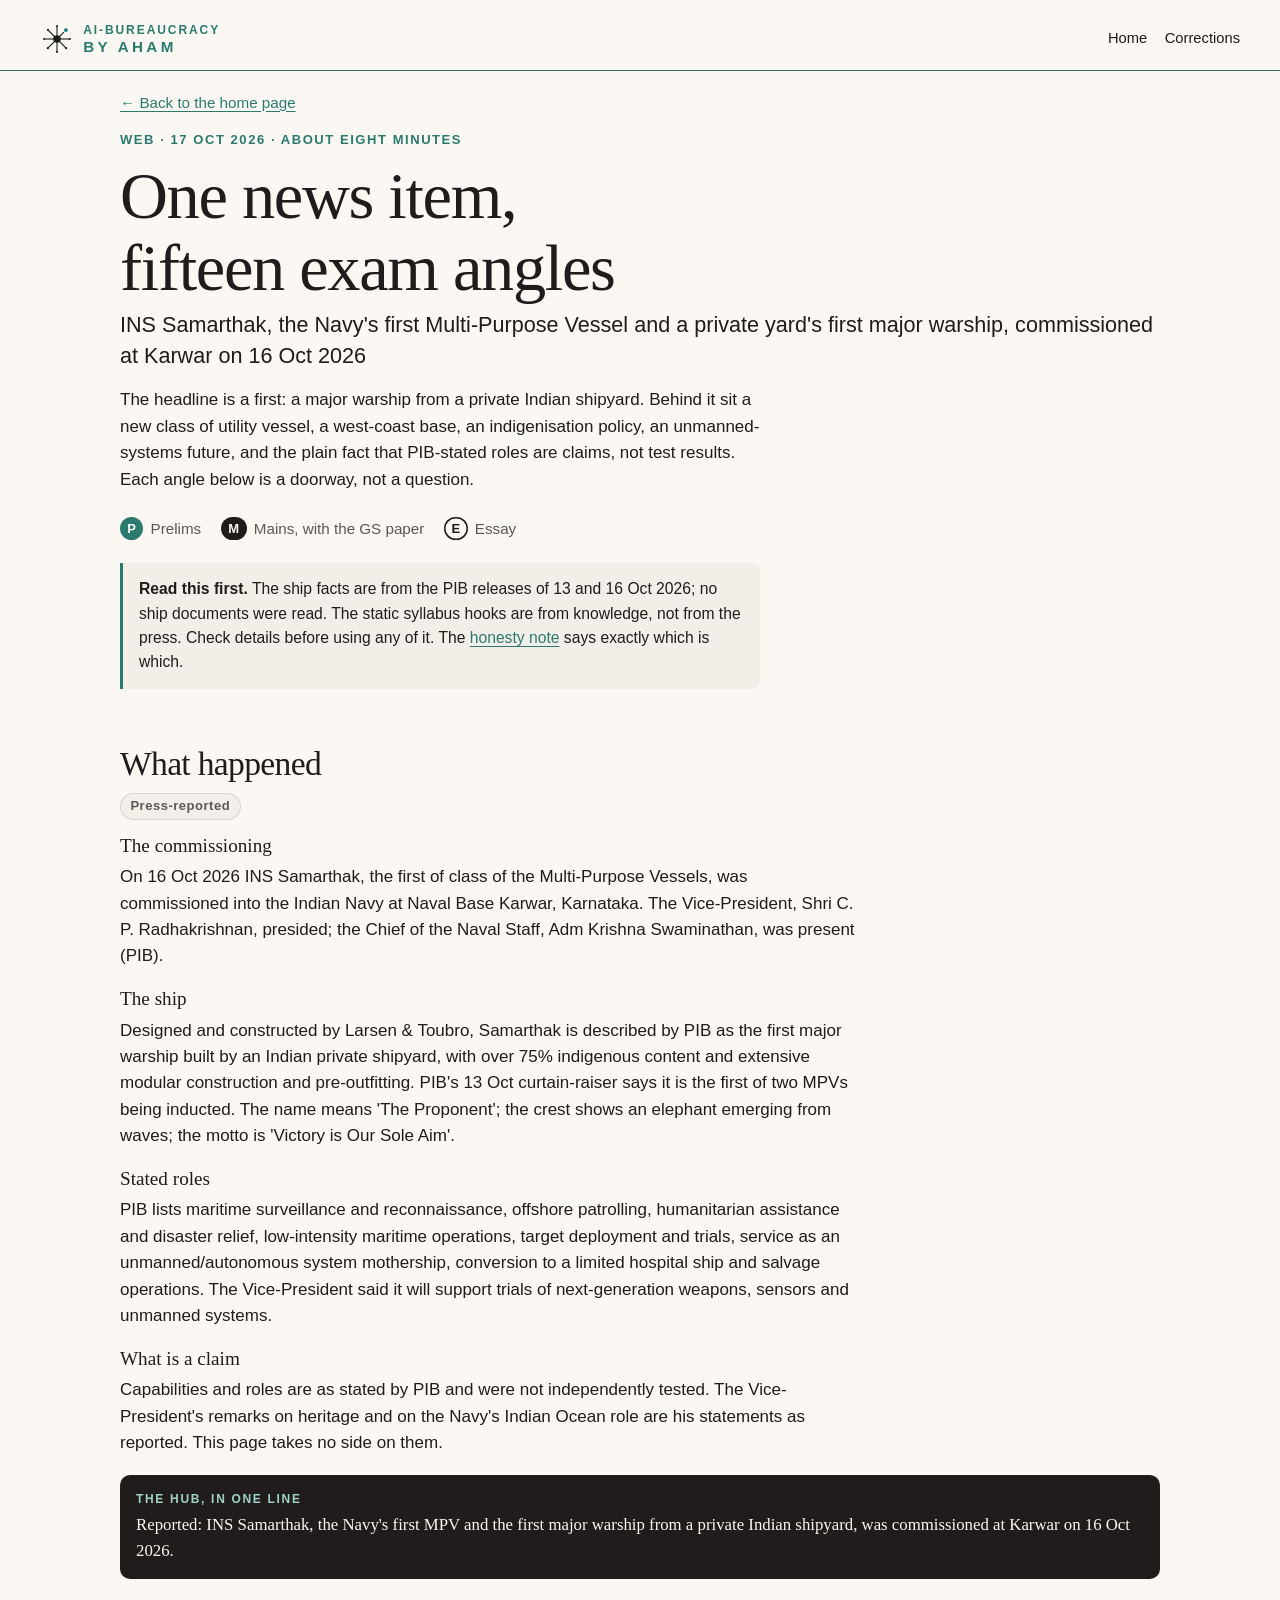
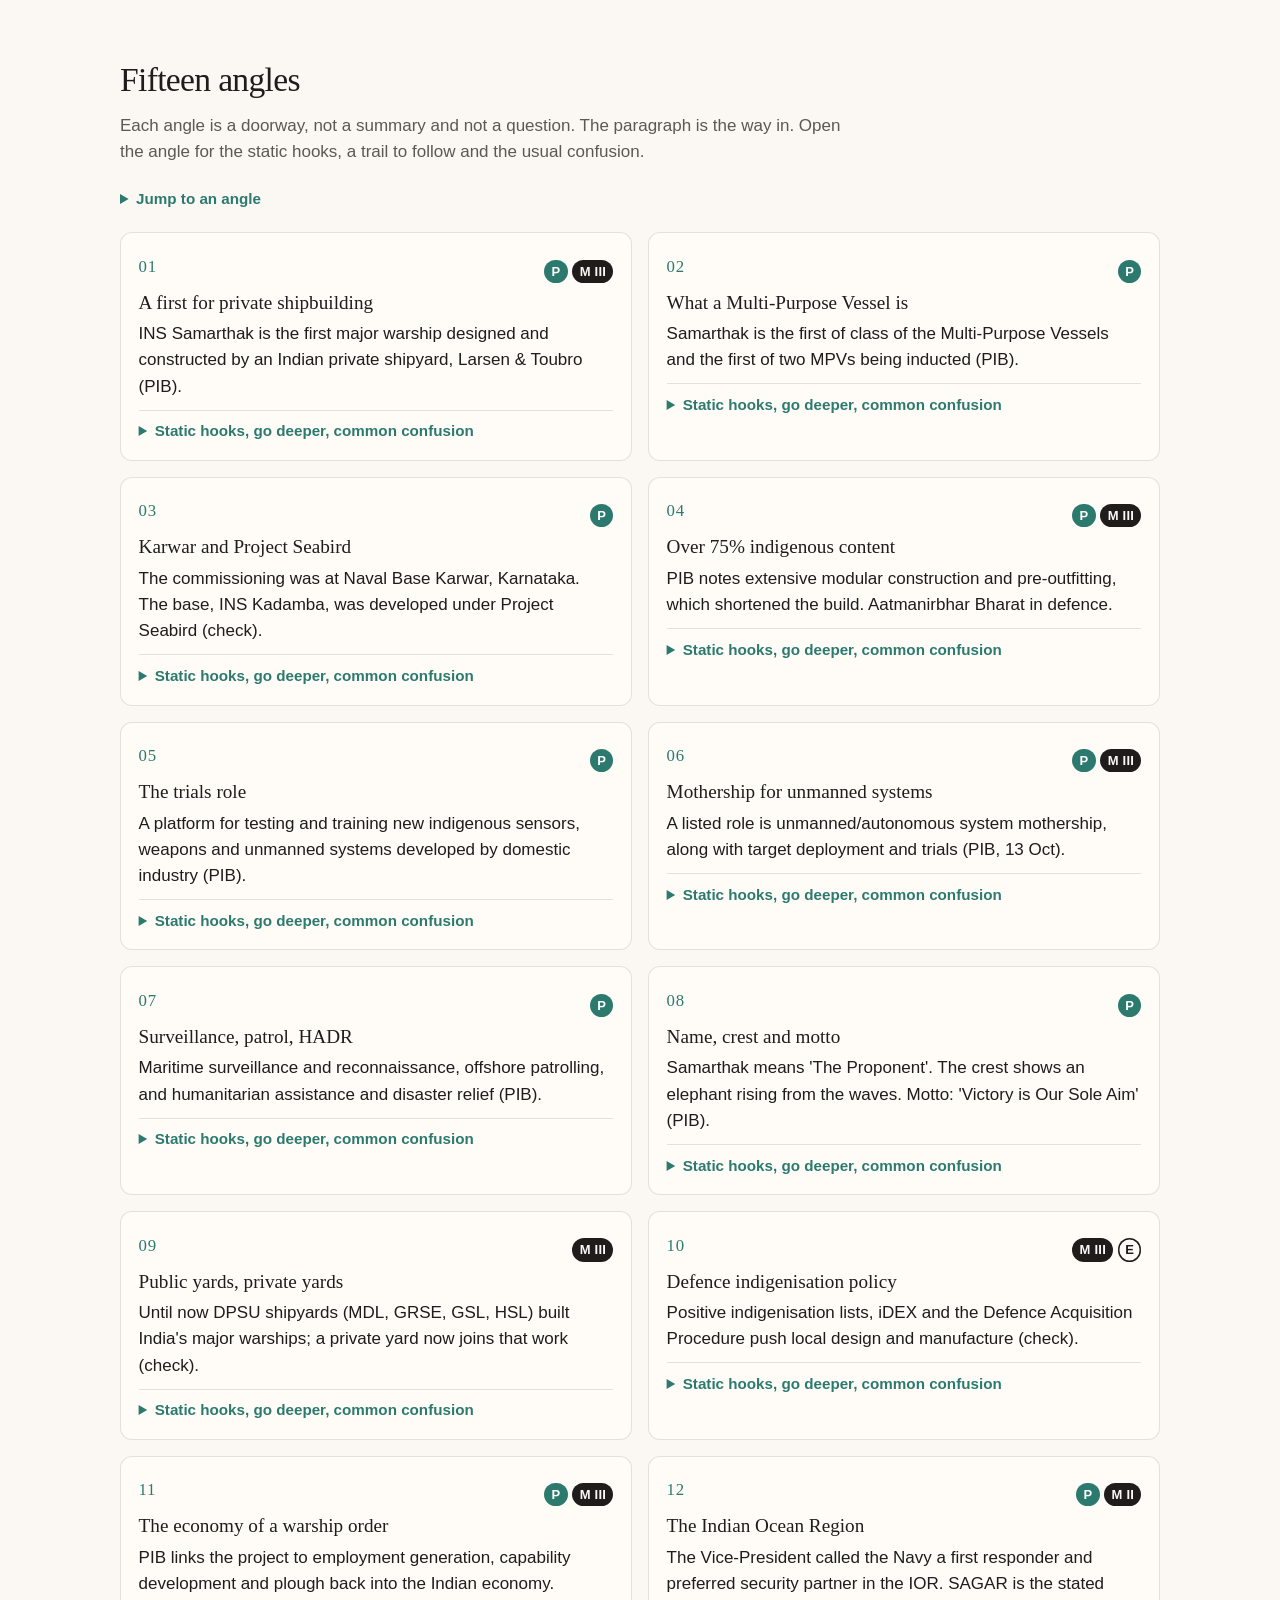
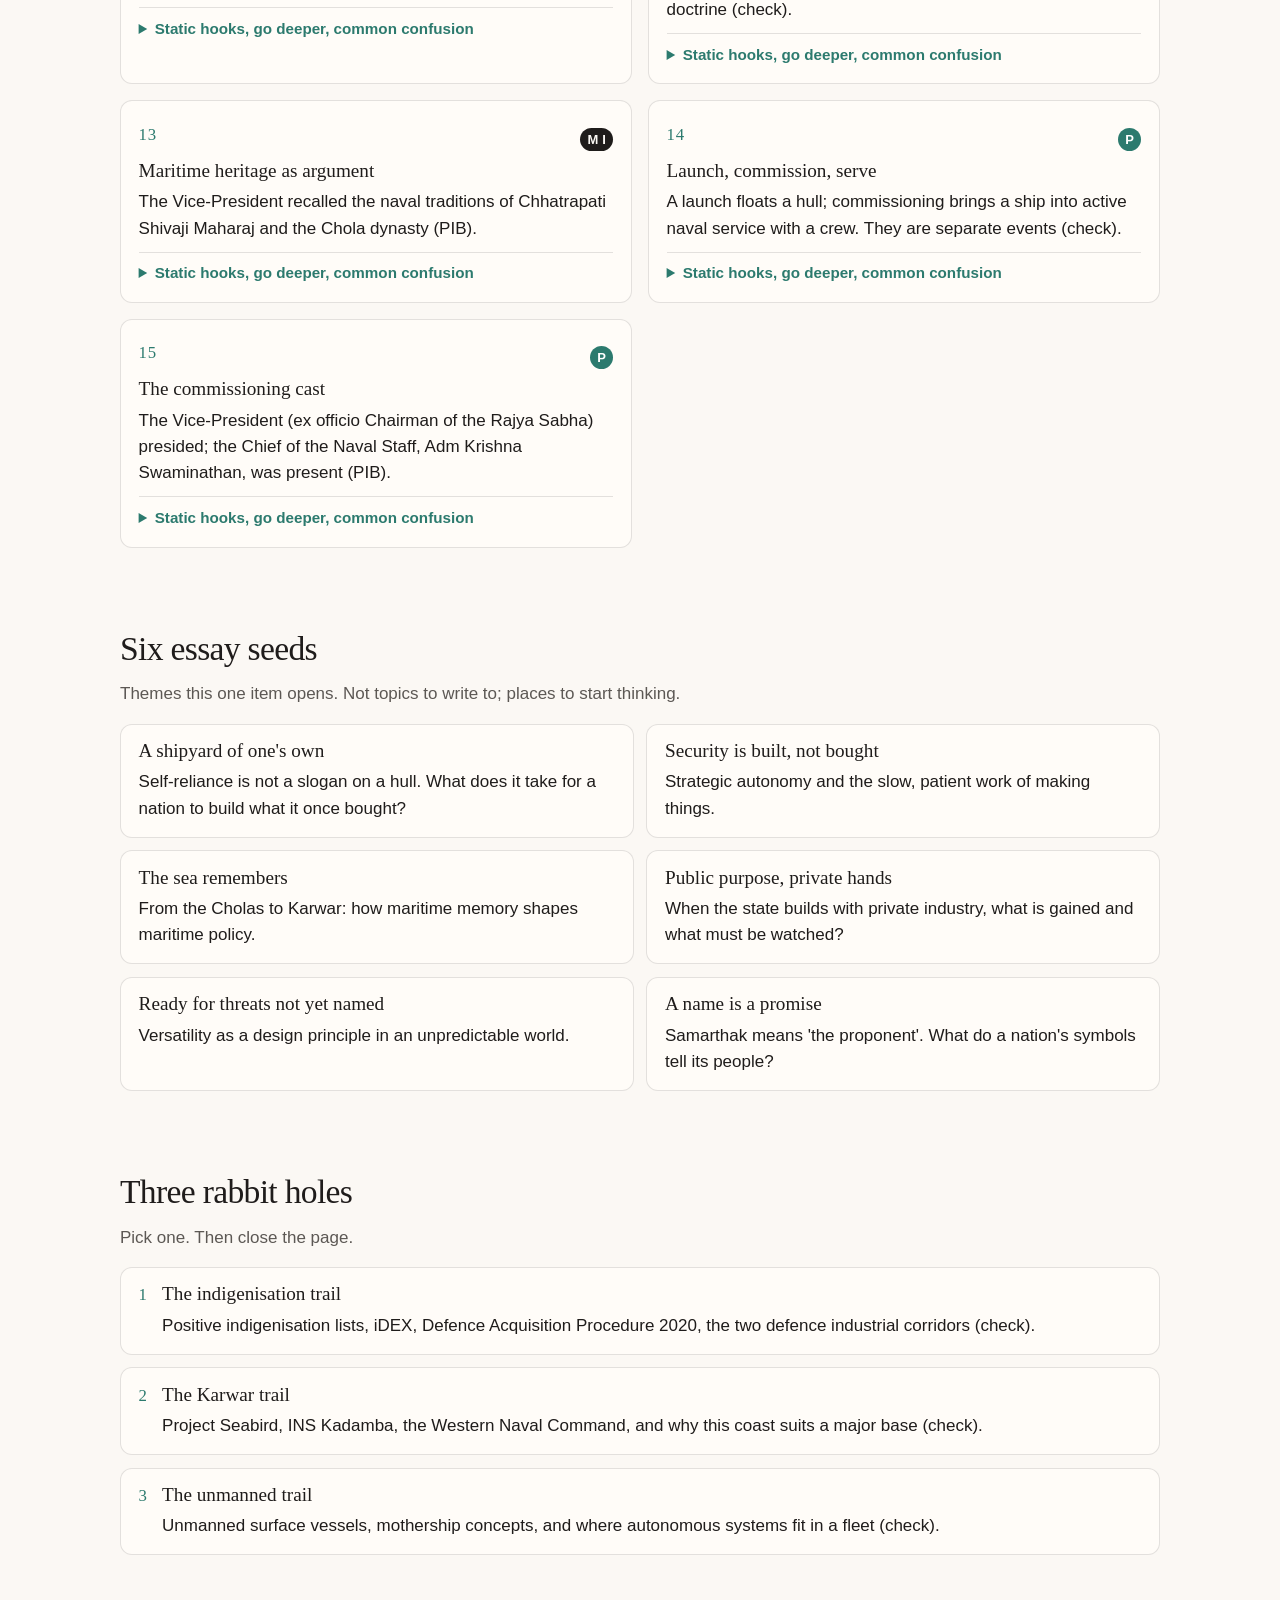
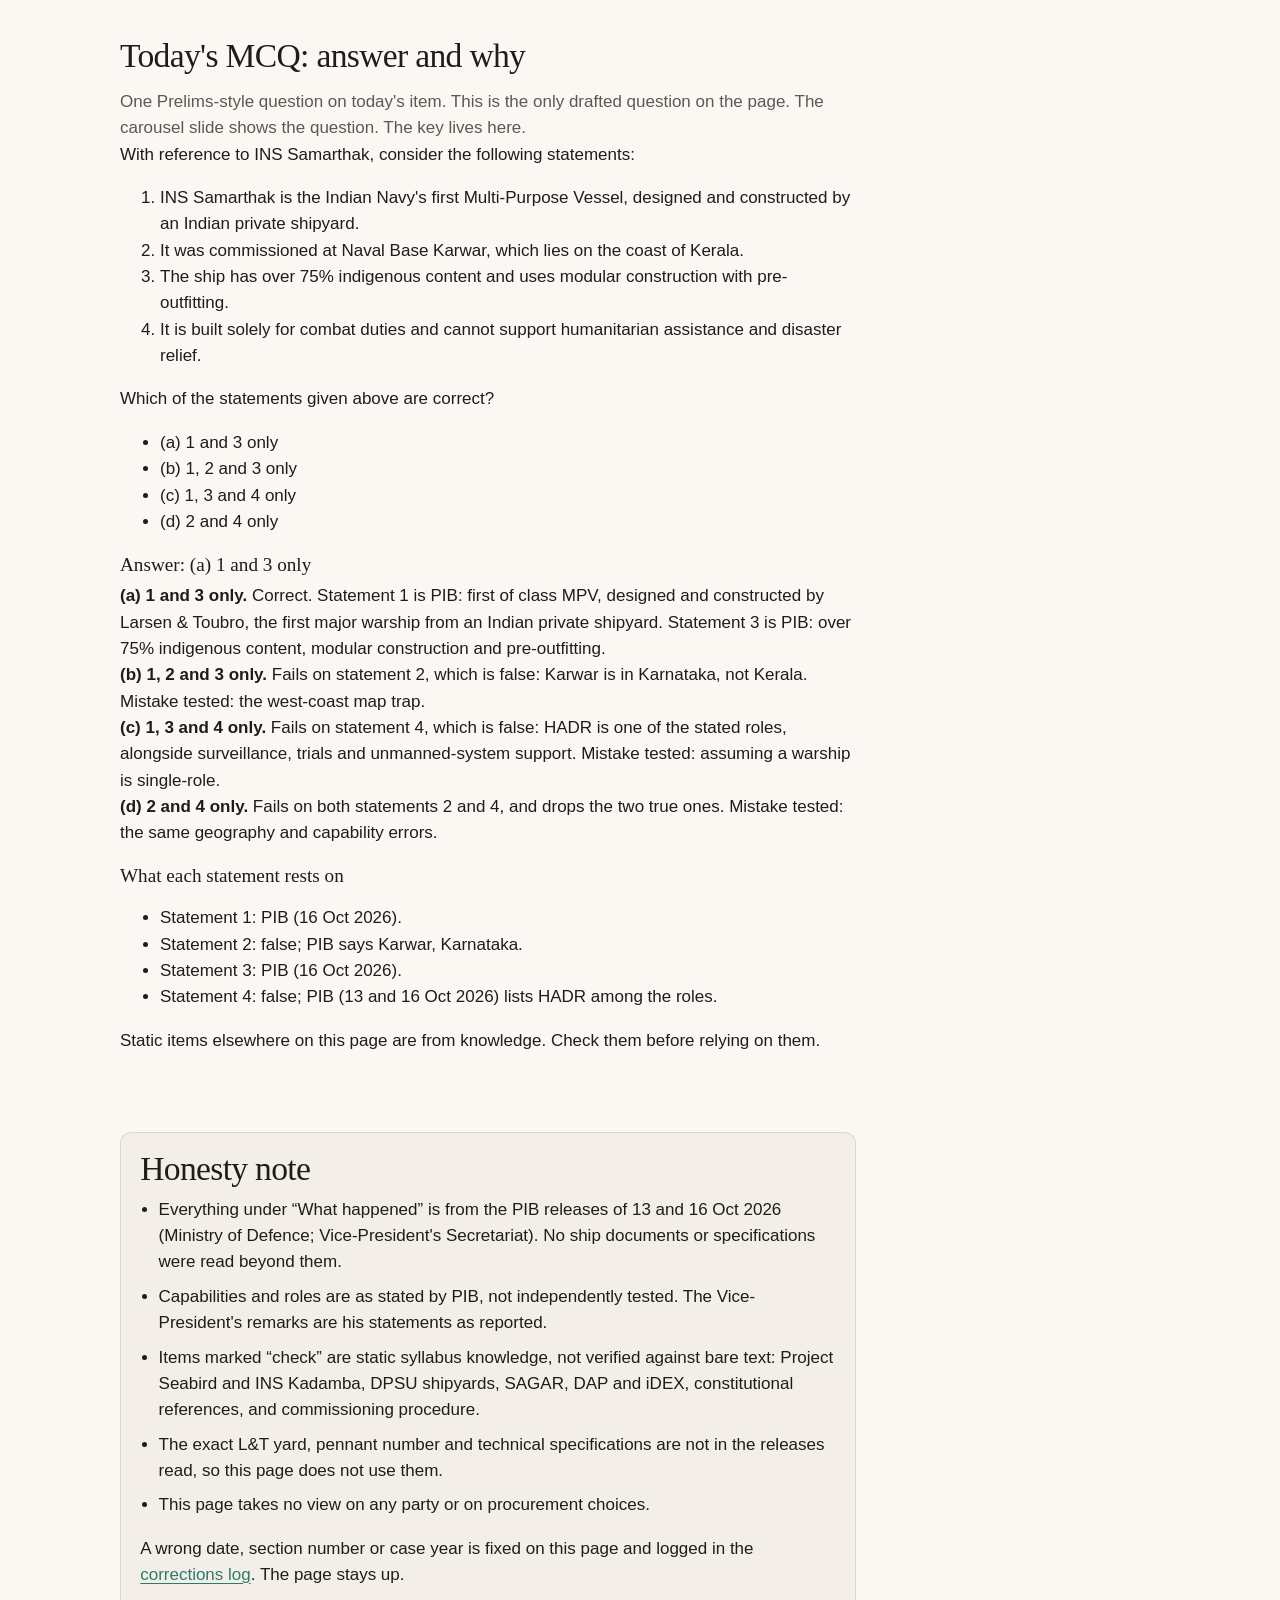
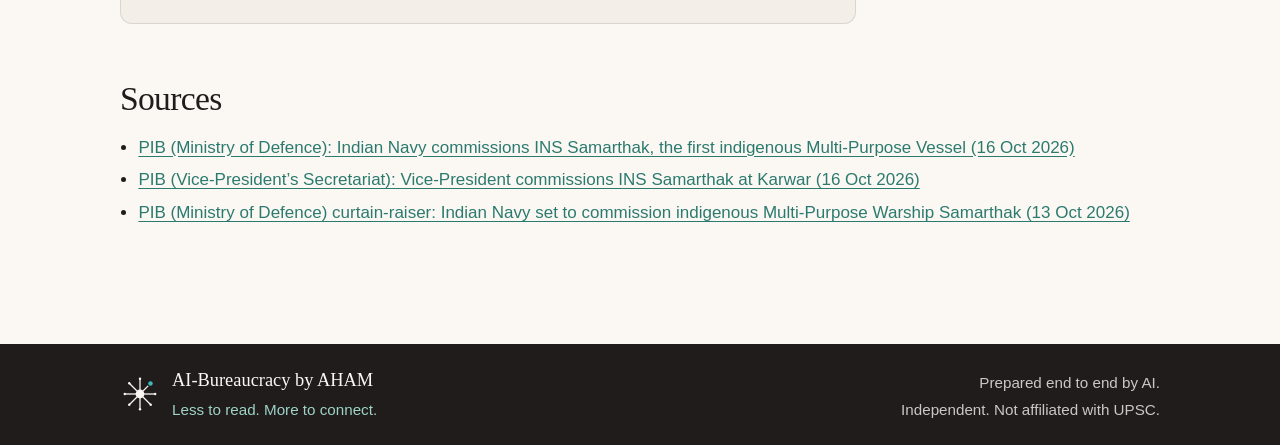
<file: web-17-oct-2026-ins-samarthak-mpv.html>
<!DOCTYPE html>
<html lang="en">
<head>
  <meta charset="utf-8">
  <meta name="viewport" content="width=device-width, initial-scale=1">
  <title>One news item, fifteen exam angles: INS Samarthak, first MPV and first private-yard warship, 17 Oct 2026 | AI-Bureaucracy by AHAM</title>
  <meta name="description" content="INS Samarthak, the Navy's first Multi-Purpose Vessel and the first major warship from an Indian private shipyard, commissioned at Karwar. Mapped to UPSC Prelims, Mains and Essay. Fifteen angles, six essay seeds, three rabbit holes. Press-reported facts are labelled.">
  <link rel="canonical" href="https://hemantdoc12.github.io/ai-bureaucracy/web-17-oct-2026-ins-samarthak-mpv.html">
  <meta property="og:title" content="One news item, fifteen exam angles">
  <meta property="og:description" content="INS Samarthak commissioned at Karwar, mapped to Prelims, Mains and Essay. Less to read. More to connect.">
  <meta property="og:type" content="article">
  <meta property="og:url" content="https://hemantdoc12.github.io/ai-bureaucracy/web-17-oct-2026-ins-samarthak-mpv.html">
  <meta property="og:image" content="https://hemantdoc12.github.io/ai-bureaucracy/assets/og.png">
  <meta property="og:image:width" content="1200">
  <meta property="og:image:height" content="630">
  <meta name="theme-color" content="#fbf8f4">
  <link rel="icon" href="assets/favicon.svg" type="image/svg+xml">
  <link rel="icon" href="assets/favicon-32.png" sizes="32x32" type="image/png">
  <link rel="apple-touch-icon" href="assets/apple-touch.png">
  <link rel="stylesheet" href="site.css">
</head>
<body>
  <a class="skip" href="#main">Skip to content</a>
  <header class="top">
    <a class="brand" href="index.html"><img class="brand-mark" src="assets/mark.svg" alt="" width="36" height="36"><span class="brand-text"><span class="brand-product">AI-Bureaucracy</span><span class="brand-name">by AHAM</span></span></a>
    <nav aria-label="Pages">
      <a href="index.html">Home</a>
      <a href="corrections.html">Corrections</a>
    </nav>
  </header>

  <main id="main">
    <div class="wrap webpage">
      <p class="backlink"><a href="index.html">&larr; Back to the home page</a></p>
      <header class="hero hero-plain">
        <p class="eyebrow">Web &middot; 17 Oct 2026 &middot; about eight minutes</p>
        <h1>One news item, fifteen exam angles</h1>
        <p class="lede">INS Samarthak, the Navy's first Multi-Purpose Vessel and a private yard's first major warship, commissioned at Karwar on 16 Oct 2026</p>
        <p class="intro">The headline is a first: a major warship from a private Indian shipyard. Behind it sit a new class of utility vessel, a west-coast base, an indigenisation policy, an unmanned-systems future, and the plain fact that PIB-stated roles are claims, not test results. Each angle below is a doorway, not a question.</p>
        <ul class="papers">
          <li><span class="chip chip-p">P</span> Prelims</li>
          <li><span class="chip chip-m">M</span> Mains, with the GS paper</li>
          <li><span class="chip chip-e">E</span> Essay</li>
        </ul>
        <p class="read-first"><strong>Read this first.</strong> The ship facts are from the PIB releases of 13 and 16 Oct 2026; no ship documents were read. The static syllabus hooks are from knowledge, not from the press. Check details before using any of it. The <a href="#honesty">honesty note</a> says exactly which is which.</p>
      </header>

      <section aria-labelledby="happened">
        <h2 id="happened">What happened</h2>
        <p class="badge">Press-reported</p>
        <div class="news"><div class="news-item"><h3>The commissioning</h3><p>On 16 Oct 2026 INS Samarthak, the first of class of the Multi-Purpose Vessels, was commissioned into the Indian Navy at Naval Base Karwar, Karnataka. The Vice-President, Shri C. P. Radhakrishnan, presided; the Chief of the Naval Staff, Adm Krishna Swaminathan, was present (PIB).</p></div><div class="news-item"><h3>The ship</h3><p>Designed and constructed by Larsen &amp; Toubro, Samarthak is described by PIB as the first major warship built by an Indian private shipyard, with over 75% indigenous content and extensive modular construction and pre-outfitting. PIB's 13 Oct curtain-raiser says it is the first of two MPVs being inducted. The name means 'The Proponent'; the crest shows an elephant emerging from waves; the motto is 'Victory is Our Sole Aim'.</p></div><div class="news-item"><h3>Stated roles</h3><p>PIB lists maritime surveillance and reconnaissance, offshore patrolling, humanitarian assistance and disaster relief, low-intensity maritime operations, target deployment and trials, service as an unmanned/autonomous system mothership, conversion to a limited hospital ship and salvage operations. The Vice-President said it will support trials of next-generation weapons, sensors and unmanned systems.</p></div><div class="news-item"><h3>What is a claim</h3><p>Capabilities and roles are as stated by PIB and were not independently tested. The Vice-President's remarks on heritage and on the Navy's Indian Ocean role are his statements as reported. This page takes no side on them.</p></div></div>
 <p class="hubline"><span class="hubline-k">The hub, in one line</span> Reported: INS Samarthak, the Navy's first MPV and the first major warship from a private Indian shipyard, was commissioned at Karwar on 16 Oct 2026.</p>
      </section>

      <section aria-labelledby="angles-title">
        <h2 id="angles-title">Fifteen angles</h2>
        <p class="quiet">Each angle is a doorway, not a summary and not a question. The paragraph is the way in. Open the angle for the static hooks, a trail to follow and the usual confusion.</p>
        <details class="toc"><summary>Jump to an angle</summary><ol><li><a href="#a1">01 A first for private shipbuilding</a></li><li><a href="#a2">02 What a Multi-Purpose Vessel is</a></li><li><a href="#a3">03 Karwar and Project Seabird</a></li><li><a href="#a4">04 Over 75% indigenous content</a></li><li><a href="#a5">05 The trials role</a></li><li><a href="#a6">06 Mothership for unmanned systems</a></li><li><a href="#a7">07 Surveillance, patrol, HADR</a></li><li><a href="#a8">08 Name, crest and motto</a></li><li><a href="#a9">09 Public yards, private yards</a></li><li><a href="#a10">10 Defence indigenisation policy</a></li><li><a href="#a11">11 The economy of a warship order</a></li><li><a href="#a12">12 The Indian Ocean Region</a></li><li><a href="#a13">13 Maritime heritage as argument</a></li><li><a href="#a14">14 Launch, commission, serve</a></li><li><a href="#a15">15 The commissioning cast</a></li></ol></details> <div class="angles">
<article class="angle" id="a1">
  <div class="angle-top"><span class="idx">01</span><div class="chips" aria-label="Exam relevance"><span class="chip chip-p">P</span><span class="chip chip-m">M III</span></div></div>
  <h3>A first for private shipbuilding</h3>
  <p class="hook">INS Samarthak is the first major warship designed and constructed by an Indian private shipyard, Larsen &amp; Toubro (PIB).</p>
  <details>
    <summary>Static hooks, go deeper, common confusion</summary>
    <p class="label">Static syllabus hooks <span class="tagnote">not from the press; check the bare text</span></p>
    <ul class="anchors"><li>Commissioning: entry into active naval service (check)</li><li>First of class: lead ship of its class (check)</li><li>INS prefix and crest traditions (check)</li></ul>
    <p class="label">Go deeper</p>
    <p>Read what commissioning means in the Navy and how it differs from a launch and from sea trials.</p>
    <p class="label">Common confusion</p>
    <p>A launch floats a hull. A ship becomes a serving unit at commissioning, with a crew and a commanding officer.</p>
  </details>
</article>
<article class="angle" id="a2">
  <div class="angle-top"><span class="idx">02</span><div class="chips" aria-label="Exam relevance"><span class="chip chip-p">P</span></div></div>
  <h3>What a Multi-Purpose Vessel is</h3>
  <p class="hook">Samarthak is the first of class of the Multi-Purpose Vessels and the first of two MPVs being inducted (PIB).</p>
  <details>
    <summary>Static hooks, go deeper, common confusion</summary>
    <p class="label">Static syllabus hooks <span class="tagnote">not from the press; check the bare text</span></p>
    <ul class="anchors"><li>Multi-Purpose Vessel: a utility platform (PIB)</li><li>First of two MPVs being inducted (PIB, 13 Oct)</li><li>Trials and evaluation as a stated primary role (PIB)</li></ul>
    <p class="label">Go deeper</p>
    <p>Trace how the Navy uses utility and auxiliary platforms, and why a trials platform matters to an indigenous weapons programme.</p>
    <p class="label">Common confusion</p>
    <p>An MPV is not a frontline combatant like a destroyer or frigate. Its value is versatility: trials, targets, unmanned systems, HADR.</p>
  </details>
</article>
<article class="angle" id="a3">
  <div class="angle-top"><span class="idx">03</span><div class="chips" aria-label="Exam relevance"><span class="chip chip-p">P</span></div></div>
  <h3>Karwar and Project Seabird</h3>
  <p class="hook">The commissioning was at Naval Base Karwar, Karnataka. The base, INS Kadamba, was developed under Project Seabird (check).</p>
  <details>
    <summary>Static hooks, go deeper, common confusion</summary>
    <p class="label">Static syllabus hooks <span class="tagnote">not from the press; check the bare text</span></p>
    <ul class="anchors"><li>Karwar, Karnataka (PIB)</li><li>INS Kadamba is the base&#x27;s name (check)</li><li>Project Seabird developed the Karwar base (check)</li></ul>
    <p class="label">Go deeper</p>
    <p>Find Karwar on the west coast map and read why a deep, less-crowded harbour suited a major naval base.</p>
    <p class="label">Common confusion</p>
    <p>Karwar is in Karnataka, on the coast between Goa and Mangalore. It is not in Kerala, a classic map trap.</p>
  </details>
</article>
<article class="angle" id="a4">
  <div class="angle-top"><span class="idx">04</span><div class="chips" aria-label="Exam relevance"><span class="chip chip-p">P</span><span class="chip chip-m">M III</span></div></div>
  <h3>Over 75% indigenous content</h3>
  <p class="hook">PIB notes extensive modular construction and pre-outfitting, which shortened the build. Aatmanirbhar Bharat in defence.</p>
  <details>
    <summary>Static hooks, go deeper, common confusion</summary>
    <p class="label">Static syllabus hooks <span class="tagnote">not from the press; check the bare text</span></p>
    <ul class="anchors"><li>Over 75% indigenous content (PIB)</li><li>Modular construction and pre-outfitting (PIB)</li><li>Aatmanirbhar Bharat in defence manufacturing (check)</li></ul>
    <p class="label">Go deeper</p>
    <p>Read how modular construction changes build timelines and what &#x27;indigenous content&#x27; counts (steel, systems, weapons).</p>
    <p class="label">Common confusion</p>
    <p>Indigenous content is a share of the ship, not a promise that every system is Indian-made. The figure is as reported.</p>
  </details>
</article>
<article class="angle" id="a5">
  <div class="angle-top"><span class="idx">05</span><div class="chips" aria-label="Exam relevance"><span class="chip chip-p">P</span></div></div>
  <h3>The trials role</h3>
  <p class="hook">A platform for testing and training new indigenous sensors, weapons and unmanned systems developed by domestic industry (PIB).</p>
  <details>
    <summary>Static hooks, go deeper, common confusion</summary>
    <p class="label">Static syllabus hooks <span class="tagnote">not from the press; check the bare text</span></p>
    <ul class="anchors"><li>Trials platform for indigenous sensors and weapons (PIB)</li><li>Testing and training role (PIB)</li><li>DRDO and industry testing needs (check)</li></ul>
    <p class="label">Go deeper</p>
    <p>Ask why a dedicated trials ship shortens the path from a lab prototype to a deployed weapon.</p>
    <p class="label">Common confusion</p>
    <p>A trials platform supports other ships&#x27; weapons; it is not itself the main carrier of those weapons.</p>
  </details>
</article>
<article class="angle" id="a6">
  <div class="angle-top"><span class="idx">06</span><div class="chips" aria-label="Exam relevance"><span class="chip chip-p">P</span><span class="chip chip-m">M III</span></div></div>
  <h3>Mothership for unmanned systems</h3>
  <p class="hook">A listed role is unmanned/autonomous system mothership, along with target deployment and trials (PIB, 13 Oct).</p>
  <details>
    <summary>Static hooks, go deeper, common confusion</summary>
    <p class="label">Static syllabus hooks <span class="tagnote">not from the press; check the bare text</span></p>
    <ul class="anchors"><li>Unmanned/autonomous system mothership (PIB, 13 Oct)</li><li>Target deployment and trials (PIB, 13 Oct)</li><li>Navy&#x27;s interest in unmanned systems (check)</li></ul>
    <p class="label">Go deeper</p>
    <p>Read how navies use motherships for unmanned surface and underwater vehicles, and what control and recovery mean at sea.</p>
    <p class="label">Common confusion</p>
    <p>A mothership operates unmanned systems. It does not make the ship itself unmanned.</p>
  </details>
</article>
<article class="angle" id="a7">
  <div class="angle-top"><span class="idx">07</span><div class="chips" aria-label="Exam relevance"><span class="chip chip-p">P</span></div></div>
  <h3>Surveillance, patrol, HADR</h3>
  <p class="hook">Maritime surveillance and reconnaissance, offshore patrolling, and humanitarian assistance and disaster relief (PIB).</p>
  <details>
    <summary>Static hooks, go deeper, common confusion</summary>
    <p class="label">Static syllabus hooks <span class="tagnote">not from the press; check the bare text</span></p>
    <ul class="anchors"><li>Maritime surveillance and reconnaissance (PIB)</li><li>Offshore patrolling (PIB)</li><li>Humanitarian assistance and disaster relief (PIB)</li></ul>
    <p class="label">Go deeper</p>
    <p>List the Navy&#x27;s constabulary and benign roles alongside war-fighting, and see where a versatile ship fits each.</p>
    <p class="label">Common confusion</p>
    <p>HADR is a stated role, not an afterthought. A ship designed for several roles is not &#x27;only for combat&#x27;.</p>
  </details>
</article>
<article class="angle" id="a8">
  <div class="angle-top"><span class="idx">08</span><div class="chips" aria-label="Exam relevance"><span class="chip chip-p">P</span></div></div>
  <h3>Name, crest and motto</h3>
  <p class="hook">Samarthak means &#x27;The Proponent&#x27;. The crest shows an elephant rising from the waves. Motto: &#x27;Victory is Our Sole Aim&#x27; (PIB).</p>
  <details>
    <summary>Static hooks, go deeper, common confusion</summary>
    <p class="label">Static syllabus hooks <span class="tagnote">not from the press; check the bare text</span></p>
    <ul class="anchors"><li>Samarthak means &#x27;The Proponent&#x27; (PIB)</li><li>Crest: elephant emerging from waves (PIB)</li><li>Motto: &#x27;Victory is Our Sole Aim&#x27; (PIB)</li></ul>
    <p class="label">Go deeper</p>
    <p>Look at how Indian Navy ships get names, crests and mottos, and what the Navy says these symbols do for a crew.</p>
    <p class="label">Common confusion</p>
    <p>Ship names and crests are chosen symbols, not operational facts. They carry intent, not capability.</p>
  </details>
</article>
<article class="angle" id="a9">
  <div class="angle-top"><span class="idx">09</span><div class="chips" aria-label="Exam relevance"><span class="chip chip-m">M III</span></div></div>
  <h3>Public yards, private yards</h3>
  <p class="hook">Until now DPSU shipyards (MDL, GRSE, GSL, HSL) built India&#x27;s major warships; a private yard now joins that work (check).</p>
  <details>
    <summary>Static hooks, go deeper, common confusion</summary>
    <p class="label">Static syllabus hooks <span class="tagnote">not from the press; check the bare text</span></p>
    <ul class="anchors"><li>DPSU shipyards: MDL, GRSE, GSL, HSL (check)</li><li>L&amp;T is the private yard named by PIB</li><li>&#x27;First major warship built by an Indian private shipyard&#x27; (PIB)</li></ul>
    <p class="label">Go deeper</p>
    <p>Read which shipyards have built which classes of Indian warships, and what changes when a private yard builds a major one.</p>
    <p class="label">Common confusion</p>
    <p>Private yards have built smaller vessels and done refits before. The &#x27;first&#x27; here is a major warship, as PIB frames it.</p>
  </details>
</article>
<article class="angle" id="a10">
  <div class="angle-top"><span class="idx">10</span><div class="chips" aria-label="Exam relevance"><span class="chip chip-m">M III</span><span class="chip chip-e">E</span></div></div>
  <h3>Defence indigenisation policy</h3>
  <p class="hook">Positive indigenisation lists, iDEX and the Defence Acquisition Procedure push local design and manufacture (check).</p>
  <details>
    <summary>Static hooks, go deeper, common confusion</summary>
    <p class="label">Static syllabus hooks <span class="tagnote">not from the press; check the bare text</span></p>
    <ul class="anchors"><li>Positive indigenisation lists (check)</li><li>iDEX: Innovations for Defence Excellence (check)</li><li>Defence Acquisition Procedure (check)</li></ul>
    <p class="label">Go deeper</p>
    <p>Open one positive indigenisation list and see how items move from import to local manufacture over time.</p>
    <p class="label">Common confusion</p>
    <p>Indigenisation policy is a pipeline, not a switch. Listed items are indigenised in stages.</p>
  </details>
</article>
<article class="angle" id="a11">
  <div class="angle-top"><span class="idx">11</span><div class="chips" aria-label="Exam relevance"><span class="chip chip-p">P</span><span class="chip chip-m">M III</span></div></div>
  <h3>The economy of a warship order</h3>
  <p class="hook">PIB links the project to employment generation, capability development and plough back into the Indian economy.</p>
  <details>
    <summary>Static hooks, go deeper, common confusion</summary>
    <p class="label">Static syllabus hooks <span class="tagnote">not from the press; check the bare text</span></p>
    <ul class="anchors"><li>Employment generation (PIB)</li><li>Capability development (PIB)</li><li>Plough back into the economy (PIB)</li></ul>
    <p class="label">Go deeper</p>
    <p>Follow one warship order&#x27;s supply chain: steel, systems, sub-contractors, skills. Who gains what?</p>
    <p class="label">Common confusion</p>
    <p>Economic benefits are claimed, not measured, in the release. Treat them as reported claims.</p>
  </details>
</article>
<article class="angle" id="a12">
  <div class="angle-top"><span class="idx">12</span><div class="chips" aria-label="Exam relevance"><span class="chip chip-p">P</span><span class="chip chip-m">M II</span></div></div>
  <h3>The Indian Ocean Region</h3>
  <p class="hook">The Vice-President called the Navy a first responder and preferred security partner in the IOR. SAGAR is the stated doctrine (check).</p>
  <details>
    <summary>Static hooks, go deeper, common confusion</summary>
    <p class="label">Static syllabus hooks <span class="tagnote">not from the press; check the bare text</span></p>
    <ul class="anchors"><li>First responder in the IOR (Vice-President)</li><li>Preferred security partner (Vice-President)</li><li>SAGAR: Security and Growth for All in the Region (check)</li></ul>
    <p class="label">Go deeper</p>
    <p>Read India&#x27;s stated Indian Ocean doctrine and how HADR, anti-piracy and evacuations build its &#x27;security partner&#x27; claim.</p>
    <p class="label">Common confusion</p>
    <p>These are the Vice-President&#x27;s characterisations. Doctrine documents are the place to check the official framing.</p>
  </details>
</article>
<article class="angle" id="a13">
  <div class="angle-top"><span class="idx">13</span><div class="chips" aria-label="Exam relevance"><span class="chip chip-m">M I</span></div></div>
  <h3>Maritime heritage as argument</h3>
  <p class="hook">The Vice-President recalled the naval traditions of Chhatrapati Shivaji Maharaj and the Chola dynasty (PIB).</p>
  <details>
    <summary>Static hooks, go deeper, common confusion</summary>
    <p class="label">Static syllabus hooks <span class="tagnote">not from the press; check the bare text</span></p>
    <ul class="anchors"><li>Shivaji Maharaj&#x27;s navy (Vice-President)</li><li>Chola maritime power (Vice-President)</li><li>Maritime heritage in strategic messaging (check)</li></ul>
    <p class="label">Go deeper</p>
    <p>Read one account of the Maratha navy and one of Chola sea power, then ask why leaders invoke them today.</p>
    <p class="label">Common confusion</p>
    <p>Heritage references in speeches are arguments, not new facts. They frame policy; they do not make it.</p>
  </details>
</article>
<article class="angle" id="a14">
  <div class="angle-top"><span class="idx">14</span><div class="chips" aria-label="Exam relevance"><span class="chip chip-p">P</span></div></div>
  <h3>Launch, commission, serve</h3>
  <p class="hook">A launch floats a hull; commissioning brings a ship into active naval service with a crew. They are separate events (check).</p>
  <details>
    <summary>Static hooks, go deeper, common confusion</summary>
    <p class="label">Static syllabus hooks <span class="tagnote">not from the press; check the bare text</span></p>
    <ul class="anchors"><li>Launch versus commissioning (check)</li><li>Sea trials come before commissioning (check)</li><li>Refit and decommissioning complete the cycle (check)</li></ul>
    <p class="label">Go deeper</p>
    <p>Map a warship&#x27;s life: contract, keel-laying, launch, trials, commissioning, refits, decommissioning.</p>
    <p class="label">Common confusion</p>
    <p>Media often say &#x27;inducted&#x27; loosely. Launch, trials and commissioning are separate milestones.</p>
  </details>
</article>
<article class="angle" id="a15">
  <div class="angle-top"><span class="idx">15</span><div class="chips" aria-label="Exam relevance"><span class="chip chip-p">P</span></div></div>
  <h3>The commissioning cast</h3>
  <p class="hook">The Vice-President (ex officio Chairman of the Rajya Sabha) presided; the Chief of the Naval Staff, Adm Krishna Swaminathan, was present (PIB).</p>
  <details>
    <summary>Static hooks, go deeper, common confusion</summary>
    <p class="label">Static syllabus hooks <span class="tagnote">not from the press; check the bare text</span></p>
    <ul class="anchors"><li>The Vice-President commissioned the ship (PIB)</li><li>Chief of the Naval Staff present: Adm Krishna Swaminathan (PIB)</li><li>Vice-President is ex officio Chairman of the Rajya Sabha (check)</li></ul>
    <p class="label">Go deeper</p>
    <p>Read the Vice-President&#x27;s constitutional roles and why senior leaders commission warships.</p>
    <p class="label">Common confusion</p>
    <p>The commissioning guest&#x27;s presence is ceremonial and political; it does not change the ship&#x27;s operational chain of command.</p>
  </details>
</article>
        </div>
      </section>

      <section aria-labelledby="essay-title">
        <h2 id="essay-title">Six essay seeds</h2>
        <p class="quiet">Themes this one item opens. Not topics to write to; places to start thinking.</p>
        <ol class="seeds"><li><h3>A shipyard of one&#x27;s own</h3><p>Self-reliance is not a slogan on a hull. What does it take for a nation to build what it once bought?</p></li><li><h3>Security is built, not bought</h3><p>Strategic autonomy and the slow, patient work of making things.</p></li><li><h3>The sea remembers</h3><p>From the Cholas to Karwar: how maritime memory shapes maritime policy.</p></li><li><h3>Public purpose, private hands</h3><p>When the state builds with private industry, what is gained and what must be watched?</p></li><li><h3>Ready for threats not yet named</h3><p>Versatility as a design principle in an unpredictable world.</p></li><li><h3>A name is a promise</h3><p>Samarthak means &#x27;the proponent&#x27;. What do a nation&#x27;s symbols tell its people?</p></li></ol>
      </section>

      <section aria-labelledby="rabbit-title">
        <h2 id="rabbit-title">Three rabbit holes</h2>
        <p class="quiet">Pick one. Then close the page.</p>
        <ol class="holes"><li><span class="idx">1</span><div><h3>The indigenisation trail</h3><p>Positive indigenisation lists, iDEX, Defence Acquisition Procedure 2020, the two defence industrial corridors (check).</p></div></li><li><span class="idx">2</span><div><h3>The Karwar trail</h3><p>Project Seabird, INS Kadamba, the Western Naval Command, and why this coast suits a major base (check).</p></div></li><li><span class="idx">3</span><div><h3>The unmanned trail</h3><p>Unmanned surface vessels, mothership concepts, and where autonomous systems fit in a fleet (check).</p></div></li></ol>
      </section>

<section aria-labelledby="mcq-title">
        <h2 id="mcq-title">Today&#x27;s MCQ: answer and why</h2>
        <p class="quiet">One Prelims-style question on today&#x27;s item. This is the only drafted question on the page. The carousel slide shows the question. The key lives here.</p>
        <div class="news"><div class="news-item"><p>With reference to INS Samarthak, consider the following statements:</p><ol><li>INS Samarthak is the Indian Navy's first Multi-Purpose Vessel, designed and constructed by an Indian private shipyard.</li><li>It was commissioned at Naval Base Karwar, which lies on the coast of Kerala.</li><li>The ship has over 75% indigenous content and uses modular construction with pre-outfitting.</li><li>It is built solely for combat duties and cannot support humanitarian assistance and disaster relief.</li></ol><p>Which of the statements given above are correct?</p><ul><li>(a) 1 and 3 only</li><li>(b) 1, 2 and 3 only</li><li>(c) 1, 3 and 4 only</li><li>(d) 2 and 4 only</li></ul></div><div class="news-item"><h3>Answer: (a) 1 and 3 only</h3><p><strong>(a) 1 and 3 only.</strong> Correct. Statement 1 is PIB: first of class MPV, designed and constructed by Larsen &amp; Toubro, the first major warship from an Indian private shipyard. Statement 3 is PIB: over 75% indigenous content, modular construction and pre-outfitting.</p><p><strong>(b) 1, 2 and 3 only.</strong> Fails on statement 2, which is false: Karwar is in Karnataka, not Kerala. Mistake tested: the west-coast map trap.</p><p><strong>(c) 1, 3 and 4 only.</strong> Fails on statement 4, which is false: HADR is one of the stated roles, alongside surveillance, trials and unmanned-system support. Mistake tested: assuming a warship is single-role.</p><p><strong>(d) 2 and 4 only.</strong> Fails on both statements 2 and 4, and drops the two true ones. Mistake tested: the same geography and capability errors.</p></div><div class="news-item"><h3>What each statement rests on</h3><ul><li>Statement 1: PIB (16 Oct 2026).</li><li>Statement 2: false; PIB says Karwar, Karnataka.</li><li>Statement 3: PIB (16 Oct 2026).</li><li>Statement 4: false; PIB (13 and 16 Oct 2026) lists HADR among the roles.</li></ul><p>Static items elsewhere on this page are from knowledge. Check them before relying on them.</p></div></div>
      </section>

      <section class="honesty" id="honesty" aria-labelledby="honesty-title">
        <h2 id="honesty-title">Honesty note</h2>
        <ul><li>Everything under &ldquo;What happened&rdquo; is from the PIB releases of 13 and 16 Oct 2026 (Ministry of Defence; Vice-President's Secretariat). No ship documents or specifications were read beyond them.</li><li>Capabilities and roles are as stated by PIB, not independently tested. The Vice-President's remarks are his statements as reported.</li><li>Items marked &ldquo;check&rdquo; are static syllabus knowledge, not verified against bare text: Project Seabird and INS Kadamba, DPSU shipyards, SAGAR, DAP and iDEX, constitutional references, and commissioning procedure.</li><li>The exact L&amp;T yard, pennant number and technical specifications are not in the releases read, so this page does not use them.</li><li>This page takes no view on any party or on procurement choices.</li></ul>
        <p>A wrong date, section number or case year is fixed on this page and logged in the <a href="corrections.html">corrections log</a>. The page stays up.</p>
      </section>

      <section aria-labelledby="sources-title">
        <h2 id="sources-title">Sources</h2>
        <ul class="sources"><li><a href="https://www.pib.gov.in/PressReleasePage.aspx?PRID=2324581" rel="noopener">PIB (Ministry of Defence): Indian Navy commissions INS Samarthak, the first indigenous Multi-Purpose Vessel (16 Oct 2026)</a></li><li><a href="https://www.pib.gov.in/PressReleasePage.aspx?PRID=2324319" rel="noopener">PIB (Vice-President&rsquo;s Secretariat): Vice-President commissions INS Samarthak at Karwar (16 Oct 2026)</a></li><li><a href="https://www.pib.gov.in/PressReleasePage.aspx?PRID=2322795" rel="noopener">PIB (Ministry of Defence) curtain-raiser: Indian Navy set to commission indigenous Multi-Purpose Warship Samarthak (13 Oct 2026)</a></li></ul>
      </section>
    </div>
  </main>

  <footer class="foot">
    <div class="foot-inner">
      <div class="foot-id">
        <img class="foot-mark" src="assets/mark-dark.svg" alt="" width="44" height="44">
        <div>
          <strong>AI-Bureaucracy by AHAM</strong>
          <p class="tag">Less to read. More to connect.</p>
        </div>
      </div>
      <div class="foot-right">
        <p>Prepared end to end by AI.</p>
        <p>Independent. Not affiliated with UPSC.</p>
      </div>
    </div>
  </footer>
</body>
</html>
</file>
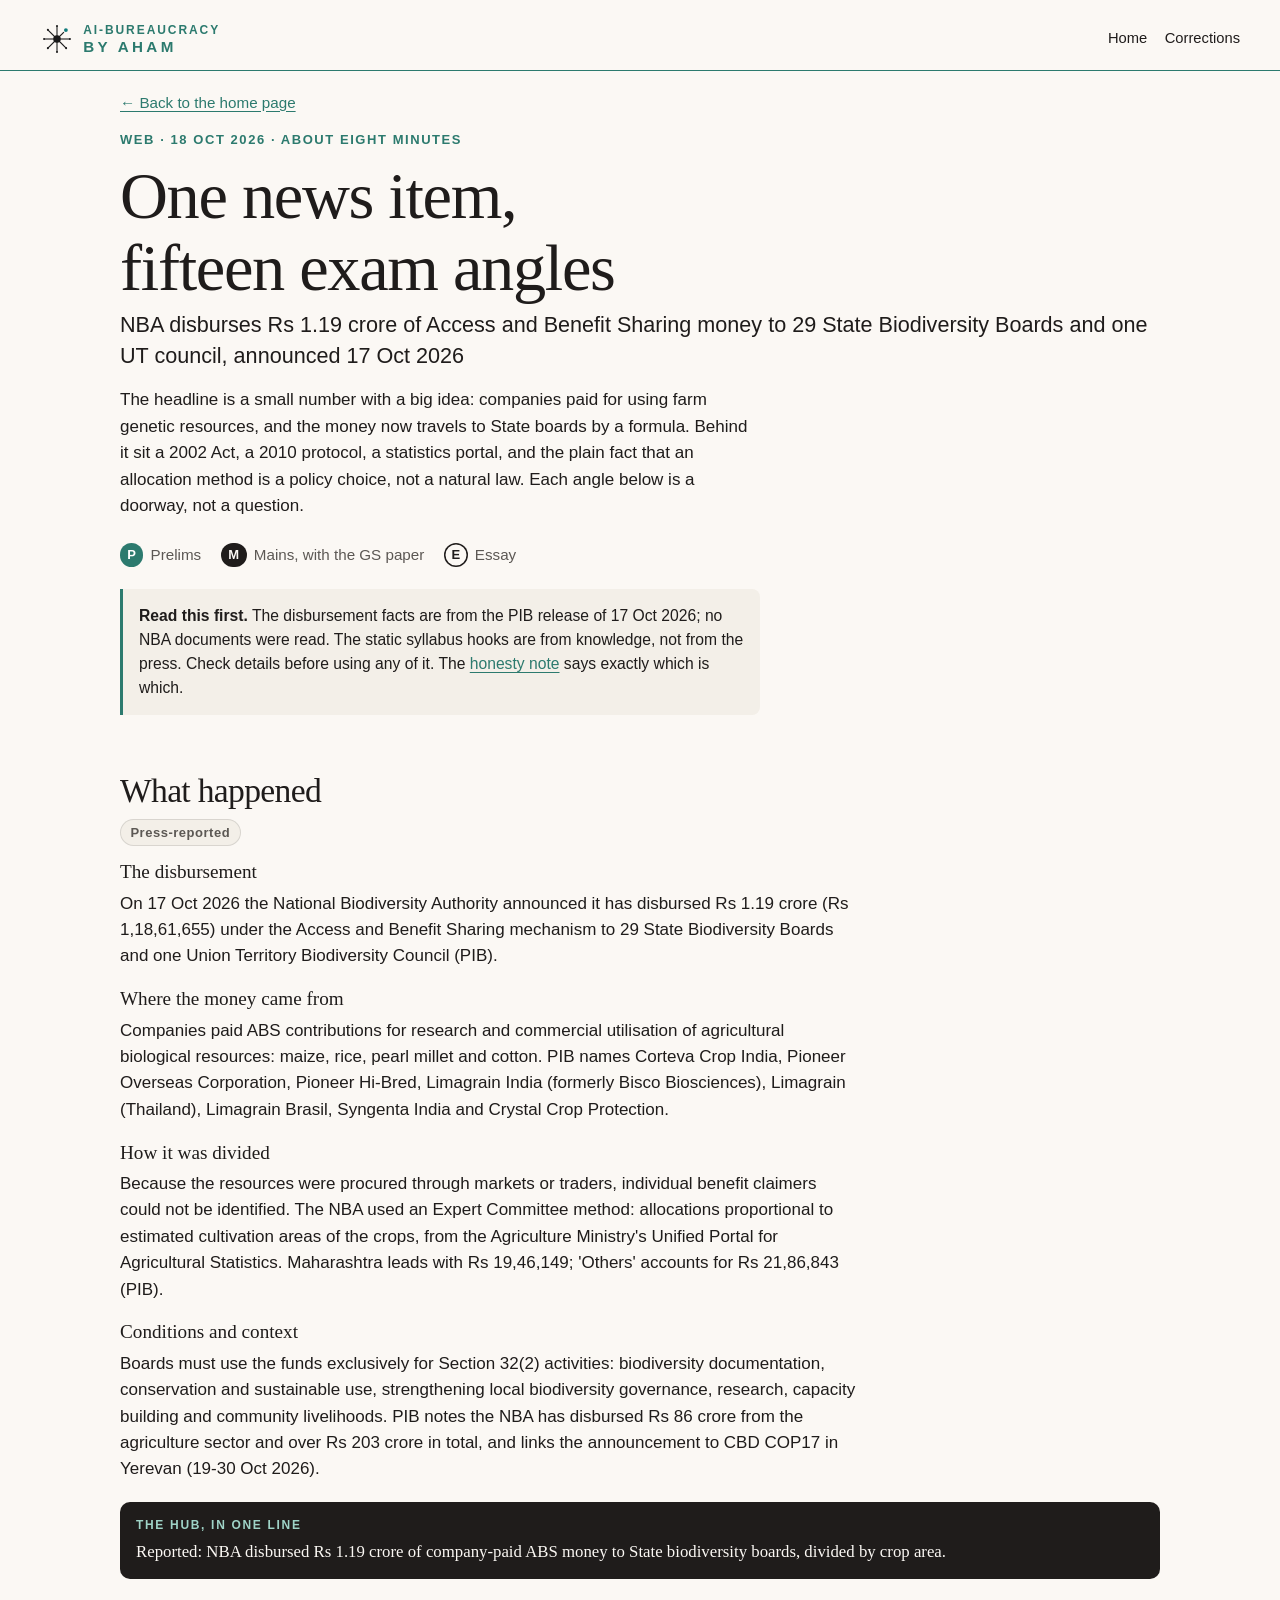
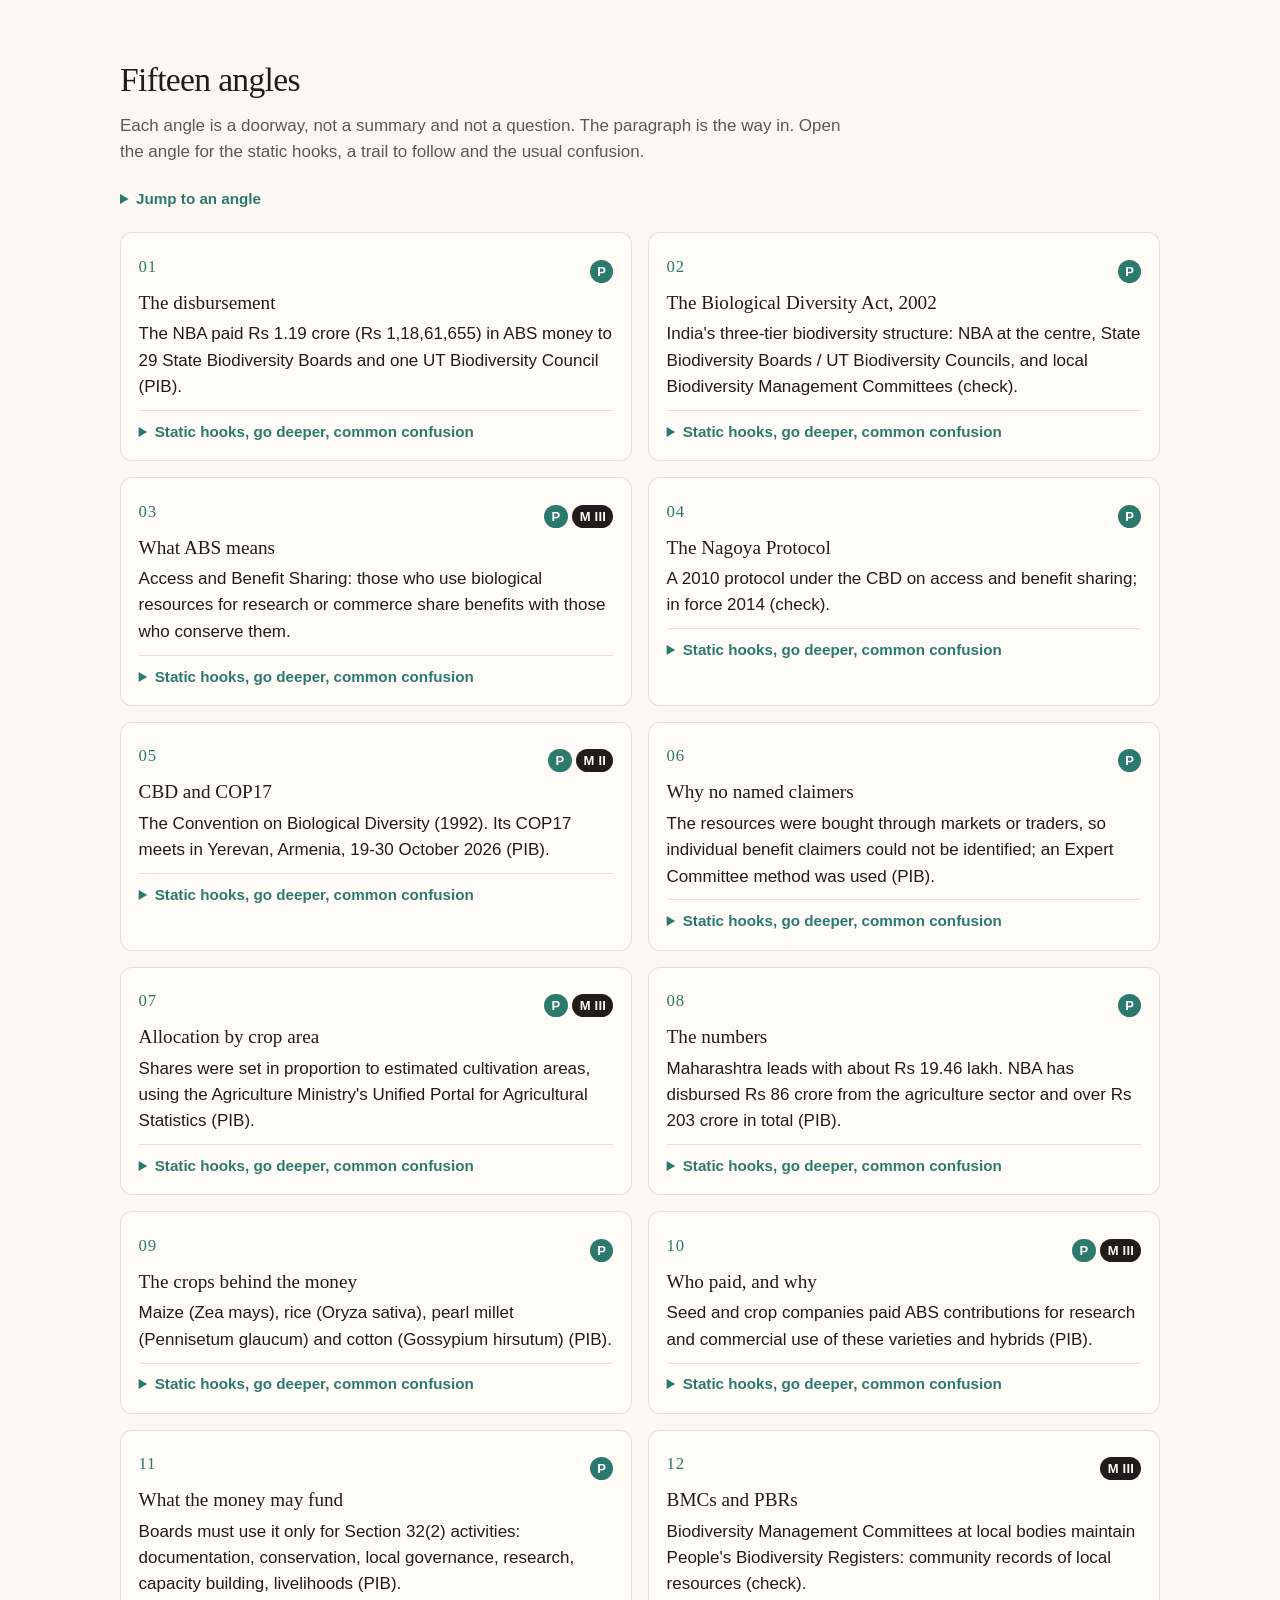
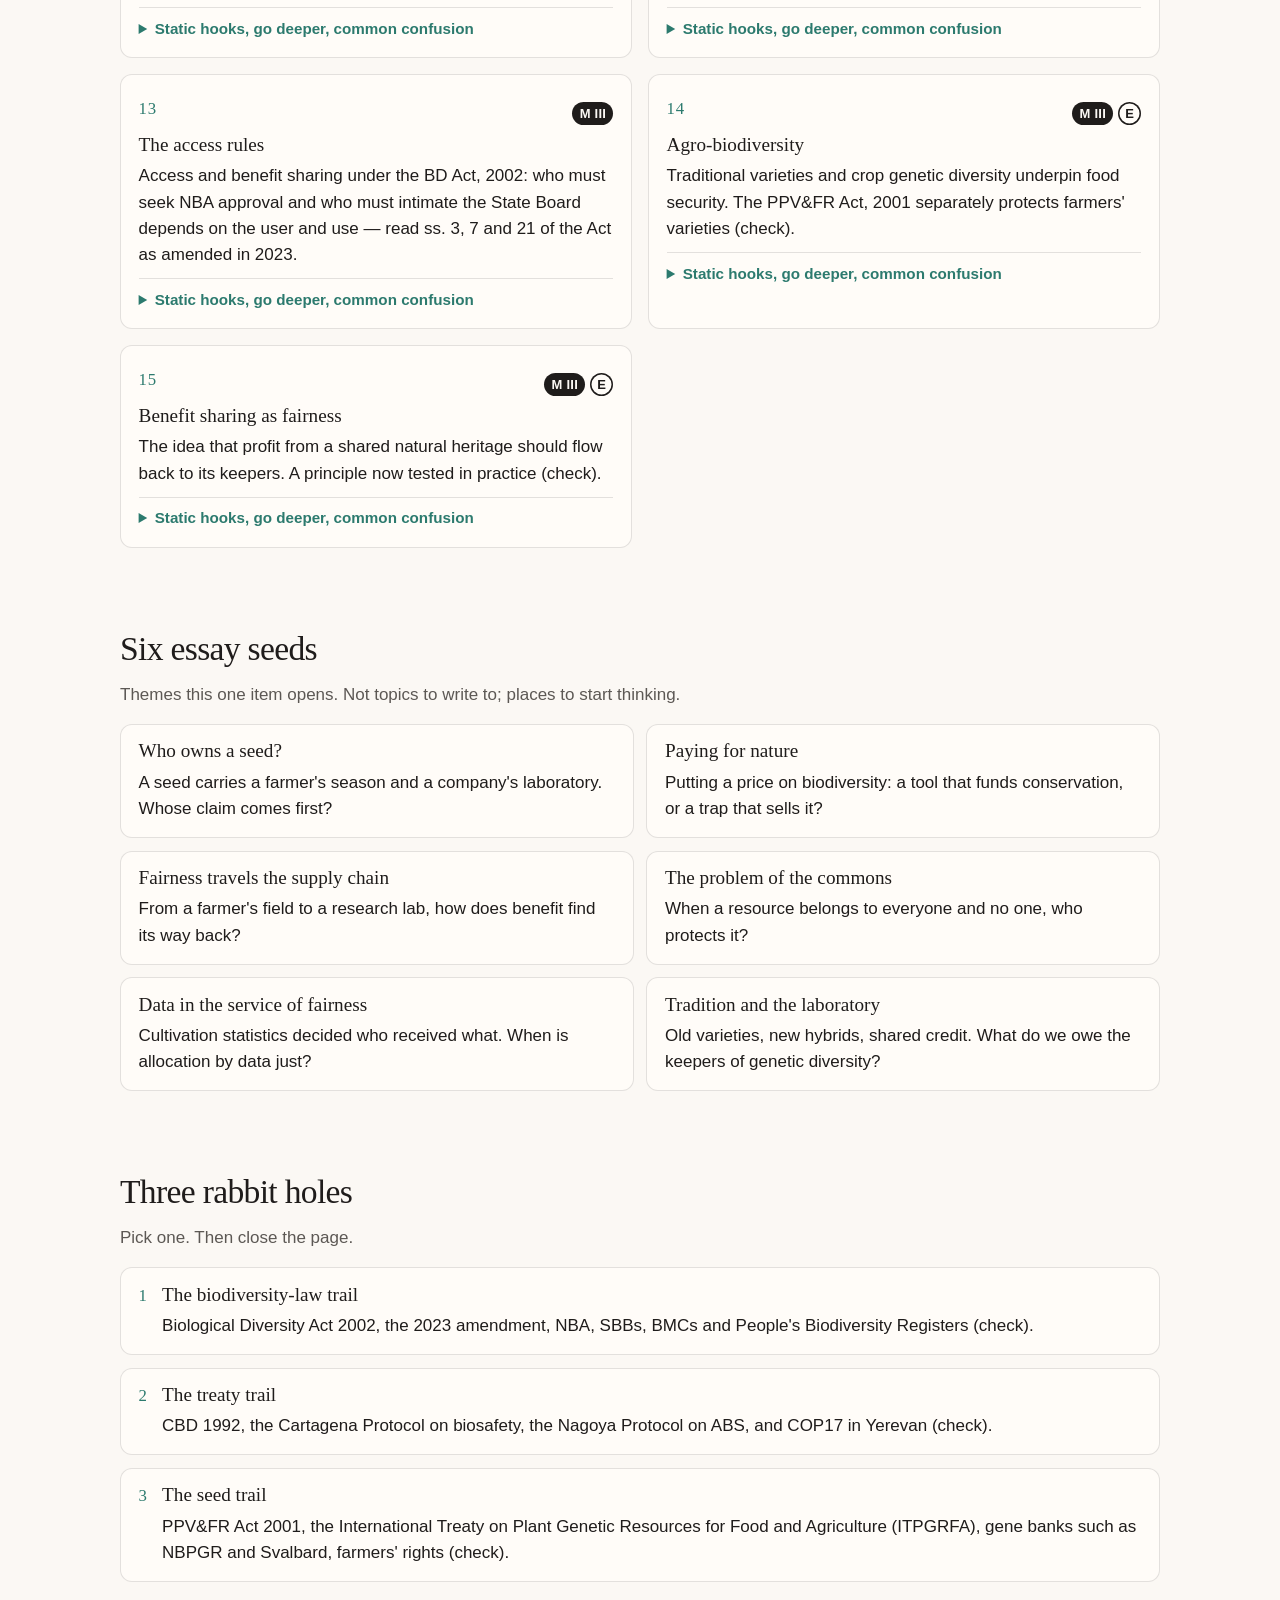
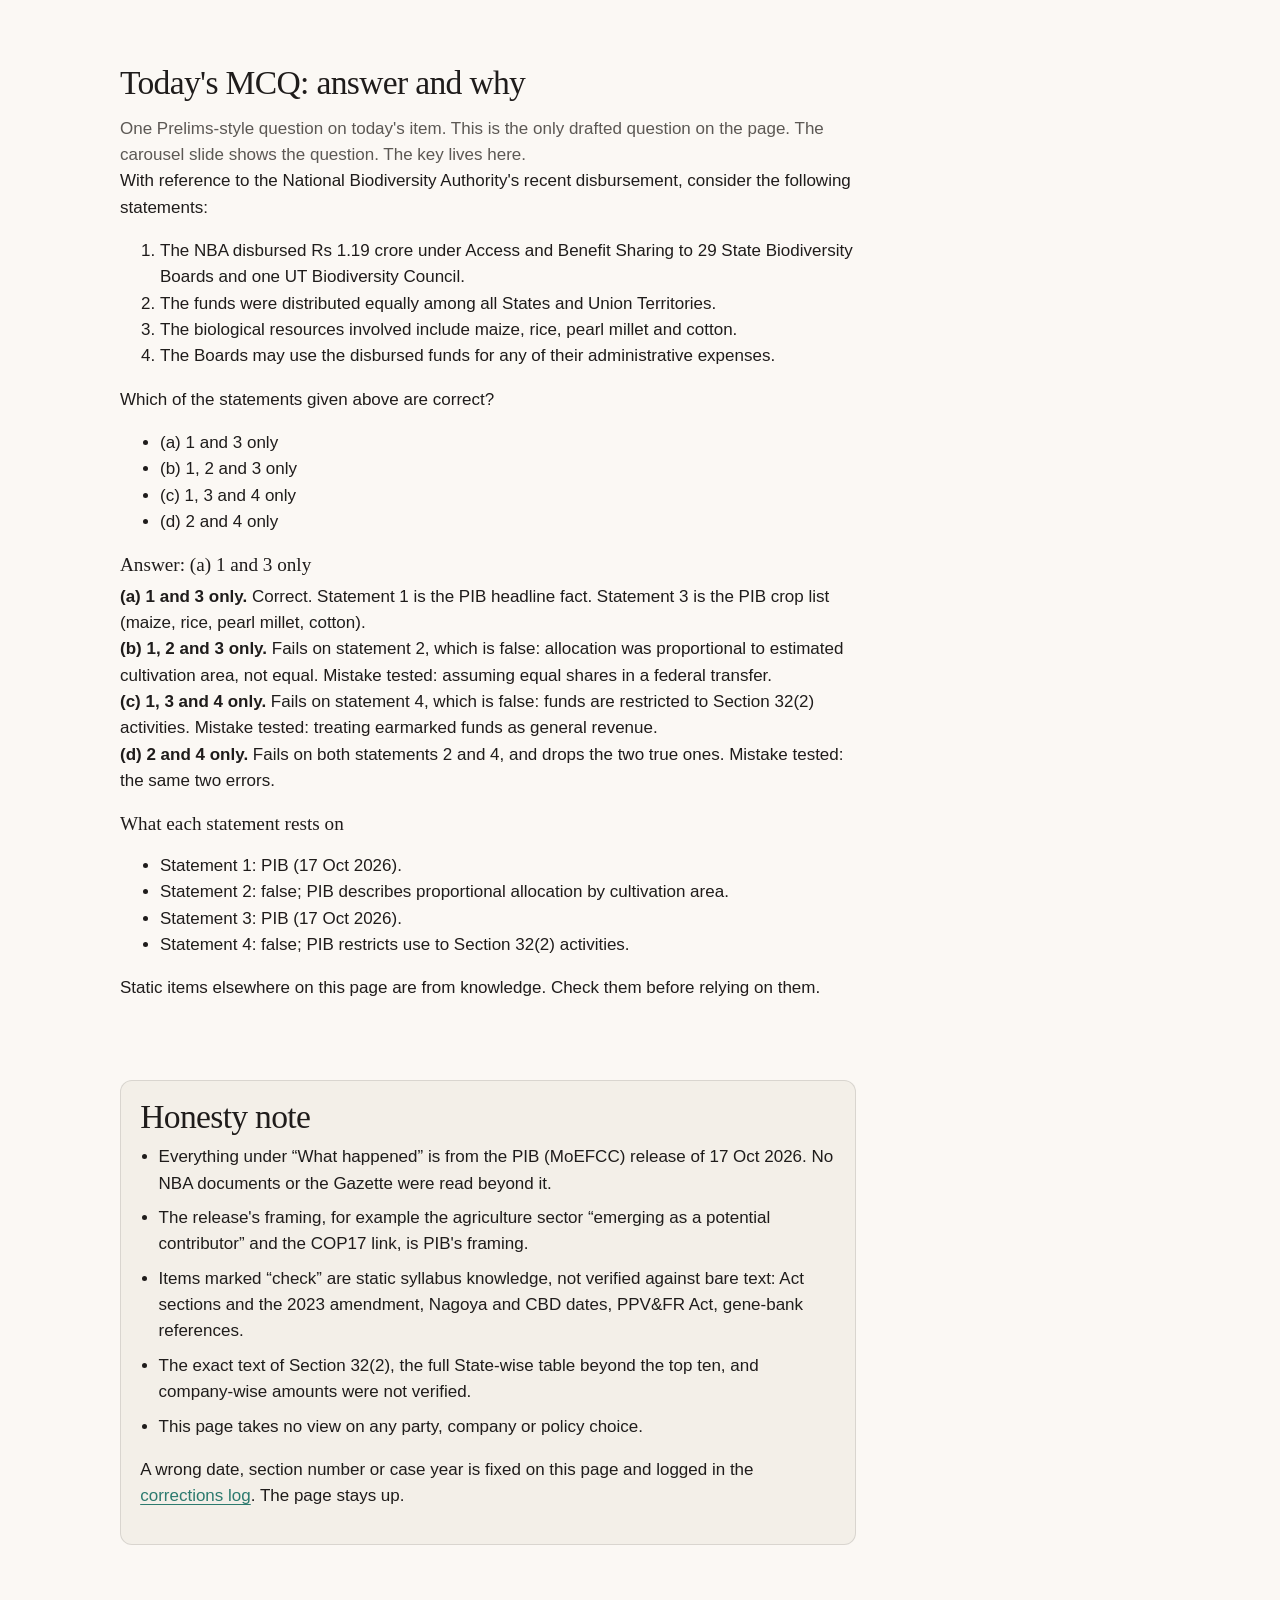
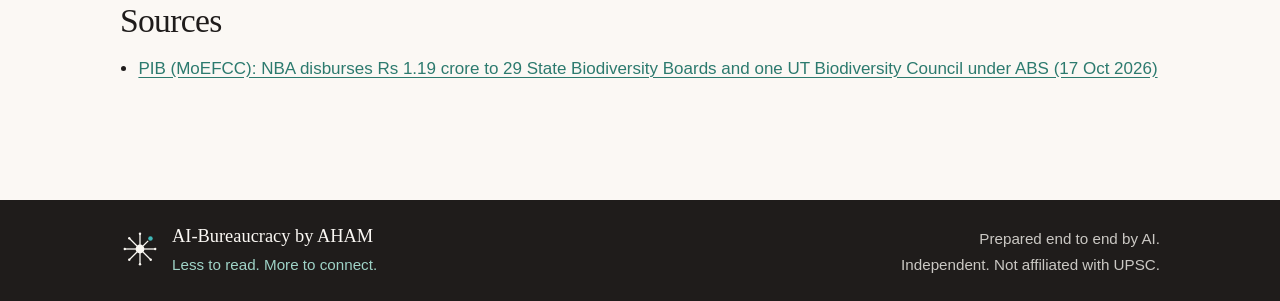
<file: web-18-oct-2026-nba-abs-disbursement.html>
<!DOCTYPE html>
<html lang="en">
<head>
  <meta charset="utf-8">
  <meta name="viewport" content="width=device-width, initial-scale=1">
  <title>One news item, fifteen exam angles: NBA disburses Rs 1.19 crore of ABS money, 18 Oct 2026 | AI-Bureaucracy by AHAM</title>
  <meta name="description" content="NBA disburses Rs 1.19 crore of Access and Benefit Sharing money to State biodiversity boards, divided by crop area. Mapped to UPSC Prelims, Mains and Essay. Fifteen angles, six essay seeds, three rabbit holes. Press-reported facts are labelled.">
  <link rel="canonical" href="https://hemantdoc12.github.io/ai-bureaucracy/web-18-oct-2026-nba-abs-disbursement.html">
  <meta property="og:title" content="One news item, fifteen exam angles">
  <meta property="og:description" content="ABS money reaches State biodiversity boards, mapped to Prelims, Mains and Essay. Less to read. More to connect.">
  <meta property="og:type" content="article">
  <meta property="og:url" content="https://hemantdoc12.github.io/ai-bureaucracy/web-18-oct-2026-nba-abs-disbursement.html">
  <meta property="og:image" content="https://hemantdoc12.github.io/ai-bureaucracy/assets/og.png">
  <meta property="og:image:width" content="1200">
  <meta property="og:image:height" content="630">
  <meta name="theme-color" content="#fbf8f4">
  <link rel="icon" href="assets/favicon.svg" type="image/svg+xml">
  <link rel="icon" href="assets/favicon-32.png" sizes="32x32" type="image/png">
  <link rel="apple-touch-icon" href="assets/apple-touch.png">
  <link rel="stylesheet" href="site.css">
</head>
<body>
  <a class="skip" href="#main">Skip to content</a>
  <header class="top">
    <a class="brand" href="index.html"><img class="brand-mark" src="assets/mark.svg" alt="" width="36" height="36"><span class="brand-text"><span class="brand-product">AI-Bureaucracy</span><span class="brand-name">by AHAM</span></span></a>
    <nav aria-label="Pages">
      <a href="index.html">Home</a>
      <a href="corrections.html">Corrections</a>
    </nav>
  </header>

  <main id="main">
    <div class="wrap webpage">
      <p class="backlink"><a href="index.html">&larr; Back to the home page</a></p>
      <header class="hero hero-plain">
        <p class="eyebrow">Web &middot; 18 Oct 2026 &middot; about eight minutes</p>
        <h1>One news item, fifteen exam angles</h1>
        <p class="lede">NBA disburses Rs 1.19 crore of Access and Benefit Sharing money to 29 State Biodiversity Boards and one UT council, announced 17 Oct 2026</p>
        <p class="intro">The headline is a small number with a big idea: companies paid for using farm genetic resources, and the money now travels to State boards by a formula. Behind it sit a 2002 Act, a 2010 protocol, a statistics portal, and the plain fact that an allocation method is a policy choice, not a natural law. Each angle below is a doorway, not a question.</p>
        <ul class="papers">
          <li><span class="chip chip-p">P</span> Prelims</li>
          <li><span class="chip chip-m">M</span> Mains, with the GS paper</li>
          <li><span class="chip chip-e">E</span> Essay</li>
        </ul>
        <p class="read-first"><strong>Read this first.</strong> The disbursement facts are from the PIB release of 17 Oct 2026; no NBA documents were read. The static syllabus hooks are from knowledge, not from the press. Check details before using any of it. The <a href="#honesty">honesty note</a> says exactly which is which.</p>
      </header>

      <section aria-labelledby="happened">
        <h2 id="happened">What happened</h2>
        <p class="badge">Press-reported</p>
        <div class="news"><div class="news-item"><h3>The disbursement</h3><p>On 17 Oct 2026 the National Biodiversity Authority announced it has disbursed Rs 1.19 crore (Rs 1,18,61,655) under the Access and Benefit Sharing mechanism to 29 State Biodiversity Boards and one Union Territory Biodiversity Council (PIB).</p></div><div class="news-item"><h3>Where the money came from</h3><p>Companies paid ABS contributions for research and commercial utilisation of agricultural biological resources: maize, rice, pearl millet and cotton. PIB names Corteva Crop India, Pioneer Overseas Corporation, Pioneer Hi-Bred, Limagrain India (formerly Bisco Biosciences), Limagrain (Thailand), Limagrain Brasil, Syngenta India and Crystal Crop Protection.</p></div><div class="news-item"><h3>How it was divided</h3><p>Because the resources were procured through markets or traders, individual benefit claimers could not be identified. The NBA used an Expert Committee method: allocations proportional to estimated cultivation areas of the crops, from the Agriculture Ministry's Unified Portal for Agricultural Statistics. Maharashtra leads with Rs 19,46,149; 'Others' accounts for Rs 21,86,843 (PIB).</p></div><div class="news-item"><h3>Conditions and context</h3><p>Boards must use the funds exclusively for Section 32(2) activities: biodiversity documentation, conservation and sustainable use, strengthening local biodiversity governance, research, capacity building and community livelihoods. PIB notes the NBA has disbursed Rs 86 crore from the agriculture sector and over Rs 203 crore in total, and links the announcement to CBD COP17 in Yerevan (19-30 Oct 2026).</p></div></div>
 <p class="hubline"><span class="hubline-k">The hub, in one line</span> Reported: NBA disbursed Rs 1.19 crore of company-paid ABS money to State biodiversity boards, divided by crop area.</p>
      </section>

      <section aria-labelledby="angles-title">
        <h2 id="angles-title">Fifteen angles</h2>
        <p class="quiet">Each angle is a doorway, not a summary and not a question. The paragraph is the way in. Open the angle for the static hooks, a trail to follow and the usual confusion.</p>
        <details class="toc"><summary>Jump to an angle</summary><ol><li><a href="#a1">01 The disbursement</a></li><li><a href="#a2">02 The Biological Diversity Act, 2002</a></li><li><a href="#a3">03 What ABS means</a></li><li><a href="#a4">04 The Nagoya Protocol</a></li><li><a href="#a5">05 CBD and COP17</a></li><li><a href="#a6">06 Why no named claimers</a></li><li><a href="#a7">07 Allocation by crop area</a></li><li><a href="#a8">08 The numbers</a></li><li><a href="#a9">09 The crops behind the money</a></li><li><a href="#a10">10 Who paid, and why</a></li><li><a href="#a11">11 What the money may fund</a></li><li><a href="#a12">12 BMCs and PBRs</a></li><li><a href="#a13">13 The access rules</a></li><li><a href="#a14">14 Agro-biodiversity</a></li><li><a href="#a15">15 Benefit sharing as fairness</a></li></ol></details> <div class="angles">
<article class="angle" id="a1">
  <div class="angle-top"><span class="idx">01</span><div class="chips" aria-label="Exam relevance"><span class="chip chip-p">P</span></div></div>
  <h3>The disbursement</h3>
  <p class="hook">The NBA paid Rs 1.19 crore (Rs 1,18,61,655) in ABS money to 29 State Biodiversity Boards and one UT Biodiversity Council (PIB).</p>
  <details>
    <summary>Static hooks, go deeper, common confusion</summary>
    <p class="label">Static syllabus hooks <span class="tagnote">not from the press; check the bare text</span></p>
    <ul class="anchors"><li>NBA: National Biodiversity Authority (PIB)</li><li>Rs 1.19 crore = Rs 1,18,61,655 (PIB)</li><li>29 State Biodiversity Boards + 1 UT Biodiversity Council (PIB)</li></ul>
    <p class="label">Go deeper</p>
    <p>Read what the NBA is, where it sits in government, and what &#x27;disbursement&#x27; means for a fund it holds.</p>
    <p class="label">Common confusion</p>
    <p>The NBA does not spend this money itself. It passes it to the State Boards, which must spend it on listed activities.</p>
  </details>
</article>
<article class="angle" id="a2">
  <div class="angle-top"><span class="idx">02</span><div class="chips" aria-label="Exam relevance"><span class="chip chip-p">P</span></div></div>
  <h3>The Biological Diversity Act, 2002</h3>
  <p class="hook">India&#x27;s three-tier biodiversity structure: NBA at the centre, State Biodiversity Boards / UT Biodiversity Councils, and local Biodiversity Management Committees (check).</p>
  <details>
    <summary>Static hooks, go deeper, common confusion</summary>
    <p class="label">Static syllabus hooks <span class="tagnote">not from the press; check the bare text</span></p>
    <ul class="anchors"><li>Biological Diversity Act, 2002 (check)</li><li>Three tiers: NBA, State Boards / UT Councils, BMCs (check)</li><li>The 2023 amendment changed parts of the Act (check)</li></ul>
    <p class="label">Go deeper</p>
    <p>Read the Act&#x27;s structure: who regulates access, who intimation goes to, and what each tier does.</p>
    <p class="label">Common confusion</p>
    <p>The Act regulates access and benefit sharing; it is not a species-protection law like the Wildlife (Protection) Act.</p>
  </details>
</article>
<article class="angle" id="a3">
  <div class="angle-top"><span class="idx">03</span><div class="chips" aria-label="Exam relevance"><span class="chip chip-p">P</span><span class="chip chip-m">M III</span></div></div>
  <h3>What ABS means</h3>
  <p class="hook">Access and Benefit Sharing: those who use biological resources for research or commerce share benefits with those who conserve them.</p>
  <details>
    <summary>Static hooks, go deeper, common confusion</summary>
    <p class="label">Static syllabus hooks <span class="tagnote">not from the press; check the bare text</span></p>
    <ul class="anchors"><li>ABS = Access and Benefit Sharing (PIB)</li><li>Benefit can be money, research credit or technology (check)</li><li>The &#x27;user&#x27; pays, the &#x27;provider&#x27; is compensated (check)</li></ul>
    <p class="label">Go deeper</p>
    <p>Follow one ABS transaction end to end: access, agreed terms, utilisation, payment, disbursement.</p>
    <p class="label">Common confusion</p>
    <p>ABS is not a tax. It is a negotiated sharing of benefits from using a biological resource.</p>
  </details>
</article>
<article class="angle" id="a4">
  <div class="angle-top"><span class="idx">04</span><div class="chips" aria-label="Exam relevance"><span class="chip chip-p">P</span></div></div>
  <h3>The Nagoya Protocol</h3>
  <p class="hook">A 2010 protocol under the CBD on access and benefit sharing; in force 2014 (check).</p>
  <details>
    <summary>Static hooks, go deeper, common confusion</summary>
    <p class="label">Static syllabus hooks <span class="tagnote">not from the press; check the bare text</span></p>
    <ul class="anchors"><li>Nagoya Protocol, adopted 2010 (check)</li><li>In force 2014 (check)</li><li>Sits under the CBD (check)</li></ul>
    <p class="label">Go deeper</p>
    <p>Read the Protocol&#x27;s core bargain: prior informed consent, mutually agreed terms, benefit sharing.</p>
    <p class="label">Common confusion</p>
    <p>Nagoya is a protocol under the CBD, not a standalone treaty. Ratifying the CBD does not by itself make a country a Nagoya party.</p>
  </details>
</article>
<article class="angle" id="a5">
  <div class="angle-top"><span class="idx">05</span><div class="chips" aria-label="Exam relevance"><span class="chip chip-p">P</span><span class="chip chip-m">M II</span></div></div>
  <h3>CBD and COP17</h3>
  <p class="hook">The Convention on Biological Diversity (1992). Its COP17 meets in Yerevan, Armenia, 19-30 October 2026 (PIB).</p>
  <details>
    <summary>Static hooks, go deeper, common confusion</summary>
    <p class="label">Static syllabus hooks <span class="tagnote">not from the press; check the bare text</span></p>
    <ul class="anchors"><li>CBD: Convention on Biological Diversity, 1992 (check)</li><li>COP17: Yerevan, Armenia, 19-30 Oct 2026 (PIB)</li><li>COP16 was held in Cali, Colombia (check)</li></ul>
    <p class="label">Go deeper</p>
    <p>Track the COP cycle: what each recent COP decided, and what India typically tables.</p>
    <p class="label">Common confusion</p>
    <p>COP is a meeting of parties, not a body that passes laws for India. Commitments still need domestic action.</p>
  </details>
</article>
<article class="angle" id="a6">
  <div class="angle-top"><span class="idx">06</span><div class="chips" aria-label="Exam relevance"><span class="chip chip-p">P</span></div></div>
  <h3>Why no named claimers</h3>
  <p class="hook">The resources were bought through markets or traders, so individual benefit claimers could not be identified; an Expert Committee method was used (PIB).</p>
  <details>
    <summary>Static hooks, go deeper, common confusion</summary>
    <p class="label">Static syllabus hooks <span class="tagnote">not from the press; check the bare text</span></p>
    <ul class="anchors"><li>Markets and traders break the chain (PIB)</li><li>Benefit claimers could not be identified (PIB)</li><li>Expert Committee method, approved by the Authority (PIB)</li></ul>
    <p class="label">Go deeper</p>
    <p>Ask what a &#x27;benefit claimer&#x27; is under the Act, and why anonymous market purchases make finding one impossible.</p>
    <p class="label">Common confusion</p>
    <p>The money was not kept by the NBA because claimers were unknown. A committee method was used to approximate who should benefit.</p>
  </details>
</article>
<article class="angle" id="a7">
  <div class="angle-top"><span class="idx">07</span><div class="chips" aria-label="Exam relevance"><span class="chip chip-p">P</span><span class="chip chip-m">M III</span></div></div>
  <h3>Allocation by crop area</h3>
  <p class="hook">Shares were set in proportion to estimated cultivation areas, using the Agriculture Ministry&#x27;s Unified Portal for Agricultural Statistics (PIB).</p>
  <details>
    <summary>Static hooks, go deeper, common confusion</summary>
    <p class="label">Static syllabus hooks <span class="tagnote">not from the press; check the bare text</span></p>
    <ul class="anchors"><li>Unified Portal for Agricultural Statistics (PIB)</li><li>Allocation proportional to estimated cultivation area (PIB)</li><li>Agriculture Ministry data (PIB)</li></ul>
    <p class="label">Go deeper</p>
    <p>Consider the pros and cons of allocating by crop area. Who does it reward, who does it miss?</p>
    <p class="label">Common confusion</p>
    <p>Area-based allocation is a proxy. It is not a finding that farmers of that State grew the exact varieties used.</p>
  </details>
</article>
<article class="angle" id="a8">
  <div class="angle-top"><span class="idx">08</span><div class="chips" aria-label="Exam relevance"><span class="chip chip-p">P</span></div></div>
  <h3>The numbers</h3>
  <p class="hook">Maharashtra leads with about Rs 19.46 lakh. NBA has disbursed Rs 86 crore from the agriculture sector and over Rs 203 crore in total (PIB).</p>
  <details>
    <summary>Static hooks, go deeper, common confusion</summary>
    <p class="label">Static syllabus hooks <span class="tagnote">not from the press; check the bare text</span></p>
    <ul class="anchors"><li>Maharashtra: Rs 19,46,149 (PIB)</li><li>Rajasthan Rs 13,97,525; MP Rs 13,32,250 (PIB)</li><li>Total: Rs 1,18,61,655 (PIB)</li></ul>
    <p class="label">Go deeper</p>
    <p>Read the full allocation table in the PIB release and compare it with State crop areas.</p>
    <p class="label">Common confusion</p>
    <p>Top recipient is not &#x27;most biodiverse State&#x27;. It reflects estimated cultivation area of the named crops.</p>
  </details>
</article>
<article class="angle" id="a9">
  <div class="angle-top"><span class="idx">09</span><div class="chips" aria-label="Exam relevance"><span class="chip chip-p">P</span></div></div>
  <h3>The crops behind the money</h3>
  <p class="hook">Maize (Zea mays), rice (Oryza sativa), pearl millet (Pennisetum glaucum) and cotton (Gossypium hirsutum) (PIB).</p>
  <details>
    <summary>Static hooks, go deeper, common confusion</summary>
    <p class="label">Static syllabus hooks <span class="tagnote">not from the press; check the bare text</span></p>
    <ul class="anchors"><li>Maize: Zea mays (PIB)</li><li>Rice: Oryza sativa; pearl millet: Pennisetum glaucum; cotton: Gossypium hirsutum (PIB)</li><li>Scientific names are standard Prelims material (check)</li></ul>
    <p class="label">Go deeper</p>
    <p>Pick one crop and read where its genetic diversity in India sits: landraces, wild relatives, gene banks.</p>
    <p class="label">Common confusion</p>
    <p>Scientific names in the release are for the species; the companies used specific varieties and hybrids.</p>
  </details>
</article>
<article class="angle" id="a10">
  <div class="angle-top"><span class="idx">10</span><div class="chips" aria-label="Exam relevance"><span class="chip chip-p">P</span><span class="chip chip-m">M III</span></div></div>
  <h3>Who paid, and why</h3>
  <p class="hook">Seed and crop companies paid ABS contributions for research and commercial use of these varieties and hybrids (PIB).</p>
  <details>
    <summary>Static hooks, go deeper, common confusion</summary>
    <p class="label">Static syllabus hooks <span class="tagnote">not from the press; check the bare text</span></p>
    <ul class="anchors"><li>Companies paid for research and commercial use (PIB)</li><li>Named firms include Corteva, Pioneer, Limagrain, Syngenta, Crystal Crop Protection (PIB)</li><li>Contributions covered maize, rice, pearl millet, cotton (PIB)</li></ul>
    <p class="label">Go deeper</p>
    <p>Ask why a seed company pays ABS: what resource it accessed, and what the Act expects in return.</p>
    <p class="label">Common confusion</p>
    <p>Payment under ABS is compliance with the Act, not a donation or CSR spend.</p>
  </details>
</article>
<article class="angle" id="a11">
  <div class="angle-top"><span class="idx">11</span><div class="chips" aria-label="Exam relevance"><span class="chip chip-p">P</span></div></div>
  <h3>What the money may fund</h3>
  <p class="hook">Boards must use it only for Section 32(2) activities: documentation, conservation, local governance, research, capacity building, livelihoods (PIB).</p>
  <details>
    <summary>Static hooks, go deeper, common confusion</summary>
    <p class="label">Static syllabus hooks <span class="tagnote">not from the press; check the bare text</span></p>
    <ul class="anchors"><li>Section 32(2) of the BD Act (PIB)</li><li>Listed uses: documentation, conservation, local governance, research, capacity building, livelihoods (PIB)</li><li>&#x27;Exclusively&#x27; for Section 32(2) activities (PIB) &mdash; so not general/administrative revenue (inference)</li></ul>
    <p class="label">Go deeper</p>
    <p>Open the Act and read Section 32(2) yourself; match each listed use to a clause.</p>
    <p class="label">Common confusion</p>
    <p>The Boards cannot treat this as general revenue. The use list is restrictive, and this pack did not verify the exact text.</p>
  </details>
</article>
<article class="angle" id="a12">
  <div class="angle-top"><span class="idx">12</span><div class="chips" aria-label="Exam relevance"><span class="chip chip-m">M III</span></div></div>
  <h3>BMCs and PBRs</h3>
  <p class="hook">Biodiversity Management Committees at local bodies maintain People&#x27;s Biodiversity Registers: community records of local resources (check).</p>
  <details>
    <summary>Static hooks, go deeper, common confusion</summary>
    <p class="label">Static syllabus hooks <span class="tagnote">not from the press; check the bare text</span></p>
    <ul class="anchors"><li>BMCs at local bodies (check)</li><li>People&#x27;s Biodiversity Registers (check)</li><li>PBRs document local resources and knowledge (check)</li></ul>
    <p class="label">Go deeper</p>
    <p>Find a People&#x27;s Biodiversity Register from any district and see what a community records in it.</p>
    <p class="label">Common confusion</p>
    <p>A PBR is a community record, not a statutory protection by itself. Its use in ABS claims is an evolving question.</p>
  </details>
</article>
<article class="angle" id="a13">
  <div class="angle-top"><span class="idx">13</span><div class="chips" aria-label="Exam relevance"><span class="chip chip-m">M III</span></div></div>
  <h3>The access rules</h3>
  <p class="hook">Access and benefit sharing under the BD Act, 2002: who must seek NBA approval and who must intimate the State Board depends on the user and use &mdash; read ss. 3, 7 and 21 of the Act as amended in 2023.</p>
  <details>
    <summary>Static hooks, go deeper, common confusion</summary>
    <p class="label">Static syllabus hooks <span class="tagnote">not from the press; check the bare text</span></p>
    <ul class="anchors"><li>NBA approval and State Board intimation depend on the user and use (ss. 3 and 7, as amended in 2023)</li><li>Benefit sharing: s. 21 of the Act as amended in 2023</li></ul>
    <p class="label">Go deeper</p>
    <p>Read the access provisions (sections 3, 7 and 21 are the usual anchors) and note who must seek what.</p>
    <p class="label">Common confusion</p>
    <p>Do not assume every Indian user only intimates the State Board, or is exempt: the route depends on the user category and the use, including exemptions, under ss. 3, 7 and 21 as amended in 2023.</p>
  </details>
</article>
<article class="angle" id="a14">
  <div class="angle-top"><span class="idx">14</span><div class="chips" aria-label="Exam relevance"><span class="chip chip-m">M III</span><span class="chip chip-e">E</span></div></div>
  <h3>Agro-biodiversity</h3>
  <p class="hook">Traditional varieties and crop genetic diversity underpin food security. The PPV&amp;FR Act, 2001 separately protects farmers&#x27; varieties (check).</p>
  <details>
    <summary>Static hooks, go deeper, common confusion</summary>
    <p class="label">Static syllabus hooks <span class="tagnote">not from the press; check the bare text</span></p>
    <ul class="anchors"><li>PPV&amp;FR Act, 2001 protects farmers&#x27; varieties (check)</li><li>A separate law from the BD Act (check)</li><li>Farmers&#x27; rights include saving and selling seed (check)</li></ul>
    <p class="label">Go deeper</p>
    <p>Compare the two laws: one on access and benefit sharing, one on plant variety protection and farmers&#x27; rights.</p>
    <p class="label">Common confusion</p>
    <p>PPV&amp;FR and the BD Act are often confused. They were made for different problems and sit in different ministries.</p>
  </details>
</article>
<article class="angle" id="a15">
  <div class="angle-top"><span class="idx">15</span><div class="chips" aria-label="Exam relevance"><span class="chip chip-m">M III</span><span class="chip chip-e">E</span></div></div>
  <h3>Benefit sharing as fairness</h3>
  <p class="hook">The idea that profit from a shared natural heritage should flow back to its keepers. A principle now tested in practice (check).</p>
  <details>
    <summary>Static hooks, go deeper, common confusion</summary>
    <p class="label">Static syllabus hooks <span class="tagnote">not from the press; check the bare text</span></p>
    <ul class="anchors"><li>Benefit sharing as fairness (check)</li><li>Conservation finance (check)</li><li>Community knowledge and genetic resources (check)</li></ul>
    <p class="label">Go deeper</p>
    <p>Read one global ABS case (a plant, a drug, a dispute) and ask what &#x27;fair&#x27; meant in it.</p>
    <p class="label">Common confusion</p>
    <p>&#x27;Fairness&#x27; here is a policy principle, not a court-enforced right in every case. Mechanisms vary by country.</p>
  </details>
</article>
        </div>
      </section>

      <section aria-labelledby="essay-title">
        <h2 id="essay-title">Six essay seeds</h2>
        <p class="quiet">Themes this one item opens. Not topics to write to; places to start thinking.</p>
        <ol class="seeds"><li><h3>Who owns a seed?</h3><p>A seed carries a farmer&#x27;s season and a company&#x27;s laboratory. Whose claim comes first?</p></li><li><h3>Paying for nature</h3><p>Putting a price on biodiversity: a tool that funds conservation, or a trap that sells it?</p></li><li><h3>Fairness travels the supply chain</h3><p>From a farmer&#x27;s field to a research lab, how does benefit find its way back?</p></li><li><h3>The problem of the commons</h3><p>When a resource belongs to everyone and no one, who protects it?</p></li><li><h3>Data in the service of fairness</h3><p>Cultivation statistics decided who received what. When is allocation by data just?</p></li><li><h3>Tradition and the laboratory</h3><p>Old varieties, new hybrids, shared credit. What do we owe the keepers of genetic diversity?</p></li></ol>
      </section>

      <section aria-labelledby="rabbit-title">
        <h2 id="rabbit-title">Three rabbit holes</h2>
        <p class="quiet">Pick one. Then close the page.</p>
        <ol class="holes"><li><span class="idx">1</span><div><h3>The biodiversity-law trail</h3><p>Biological Diversity Act 2002, the 2023 amendment, NBA, SBBs, BMCs and People&#x27;s Biodiversity Registers (check).</p></div></li><li><span class="idx">2</span><div><h3>The treaty trail</h3><p>CBD 1992, the Cartagena Protocol on biosafety, the Nagoya Protocol on ABS, and COP17 in Yerevan (check).</p></div></li><li><span class="idx">3</span><div><h3>The seed trail</h3><p>PPV&amp;FR Act 2001, the International Treaty on Plant Genetic Resources for Food and Agriculture (ITPGRFA), gene banks such as NBPGR and Svalbard, farmers&#x27; rights (check).</p></div></li></ol>
      </section>

<section aria-labelledby="mcq-title">
        <h2 id="mcq-title">Today&#x27;s MCQ: answer and why</h2>
        <p class="quiet">One Prelims-style question on today&#x27;s item. This is the only drafted question on the page. The carousel slide shows the question. The key lives here.</p>
        <div class="news"><div class="news-item"><p>With reference to the National Biodiversity Authority's recent disbursement, consider the following statements:</p><ol><li>The NBA disbursed Rs 1.19 crore under Access and Benefit Sharing to 29 State Biodiversity Boards and one UT Biodiversity Council.</li><li>The funds were distributed equally among all States and Union Territories.</li><li>The biological resources involved include maize, rice, pearl millet and cotton.</li><li>The Boards may use the disbursed funds for any of their administrative expenses.</li></ol><p>Which of the statements given above are correct?</p><ul><li>(a) 1 and 3 only</li><li>(b) 1, 2 and 3 only</li><li>(c) 1, 3 and 4 only</li><li>(d) 2 and 4 only</li></ul></div><div class="news-item"><h3>Answer: (a) 1 and 3 only</h3><p><strong>(a) 1 and 3 only.</strong> Correct. Statement 1 is the PIB headline fact. Statement 3 is the PIB crop list (maize, rice, pearl millet, cotton).</p><p><strong>(b) 1, 2 and 3 only.</strong> Fails on statement 2, which is false: allocation was proportional to estimated cultivation area, not equal. Mistake tested: assuming equal shares in a federal transfer.</p><p><strong>(c) 1, 3 and 4 only.</strong> Fails on statement 4, which is false: funds are restricted to Section 32(2) activities. Mistake tested: treating earmarked funds as general revenue.</p><p><strong>(d) 2 and 4 only.</strong> Fails on both statements 2 and 4, and drops the two true ones. Mistake tested: the same two errors.</p></div><div class="news-item"><h3>What each statement rests on</h3><ul><li>Statement 1: PIB (17 Oct 2026).</li><li>Statement 2: false; PIB describes proportional allocation by cultivation area.</li><li>Statement 3: PIB (17 Oct 2026).</li><li>Statement 4: false; PIB restricts use to Section 32(2) activities.</li></ul><p>Static items elsewhere on this page are from knowledge. Check them before relying on them.</p></div></div>
      </section>

      <section class="honesty" id="honesty" aria-labelledby="honesty-title">
        <h2 id="honesty-title">Honesty note</h2>
        <ul><li>Everything under &ldquo;What happened&rdquo; is from the PIB (MoEFCC) release of 17 Oct 2026. No NBA documents or the Gazette were read beyond it.</li><li>The release's framing, for example the agriculture sector &ldquo;emerging as a potential contributor&rdquo; and the COP17 link, is PIB's framing.</li><li>Items marked &ldquo;check&rdquo; are static syllabus knowledge, not verified against bare text: Act sections and the 2023 amendment, Nagoya and CBD dates, PPV&amp;FR Act, gene-bank references.</li><li>The exact text of Section 32(2), the full State-wise table beyond the top ten, and company-wise amounts were not verified.</li><li>This page takes no view on any party, company or policy choice.</li></ul>
        <p>A wrong date, section number or case year is fixed on this page and logged in the <a href="corrections.html">corrections log</a>. The page stays up.</p>
      </section>

      <section aria-labelledby="sources-title">
        <h2 id="sources-title">Sources</h2>
        <ul class="sources"><li><a href="https://www.pib.gov.in/PressReleasePage.aspx?PRID=2324757" rel="noopener">PIB (MoEFCC): NBA disburses Rs 1.19 crore to 29 State Biodiversity Boards and one UT Biodiversity Council under ABS (17 Oct 2026)</a></li></ul>
      </section>
    </div>
  </main>

  <footer class="foot">
    <div class="foot-inner">
      <div class="foot-id">
        <img class="foot-mark" src="assets/mark-dark.svg" alt="" width="44" height="44">
        <div>
          <strong>AI-Bureaucracy by AHAM</strong>
          <p class="tag">Less to read. More to connect.</p>
        </div>
      </div>
      <div class="foot-right">
        <p>Prepared end to end by AI.</p>
        <p>Independent. Not affiliated with UPSC.</p>
      </div>
    </div>
  </footer>
</body>
</html>
</file>
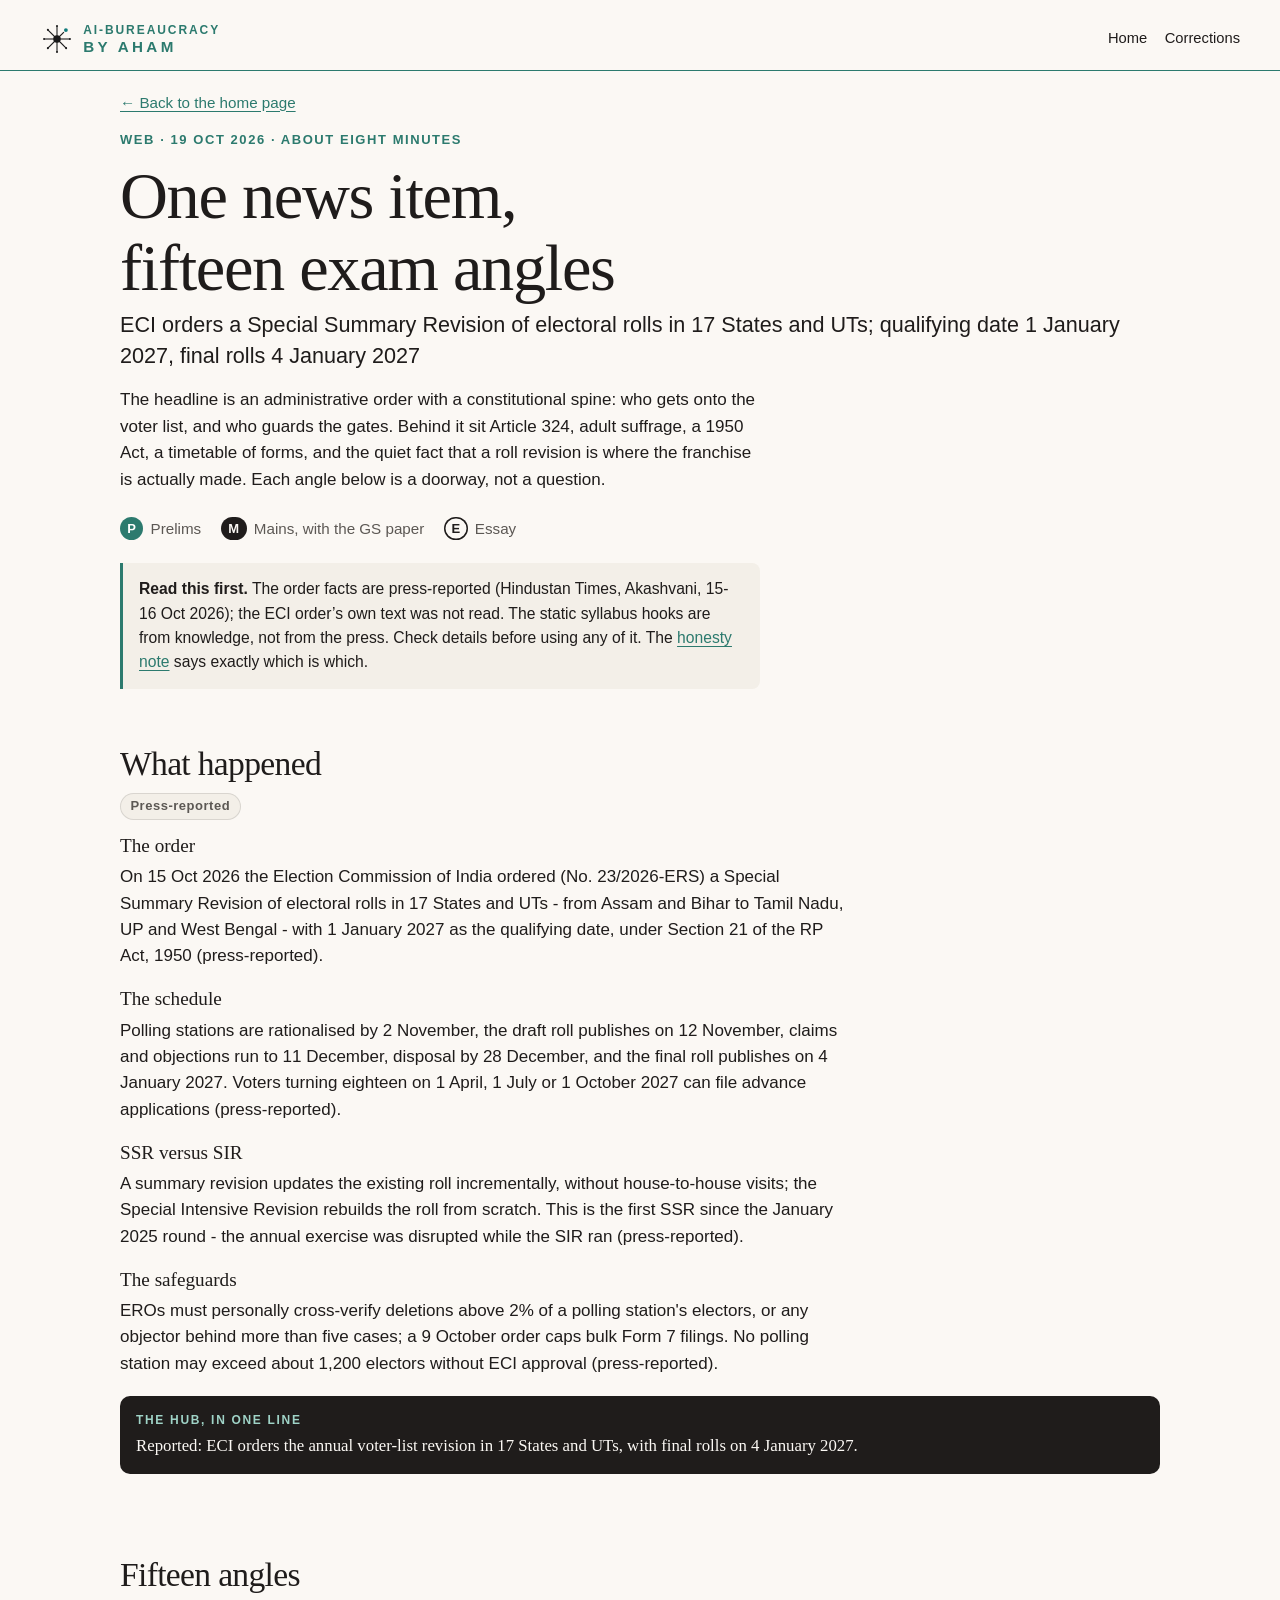
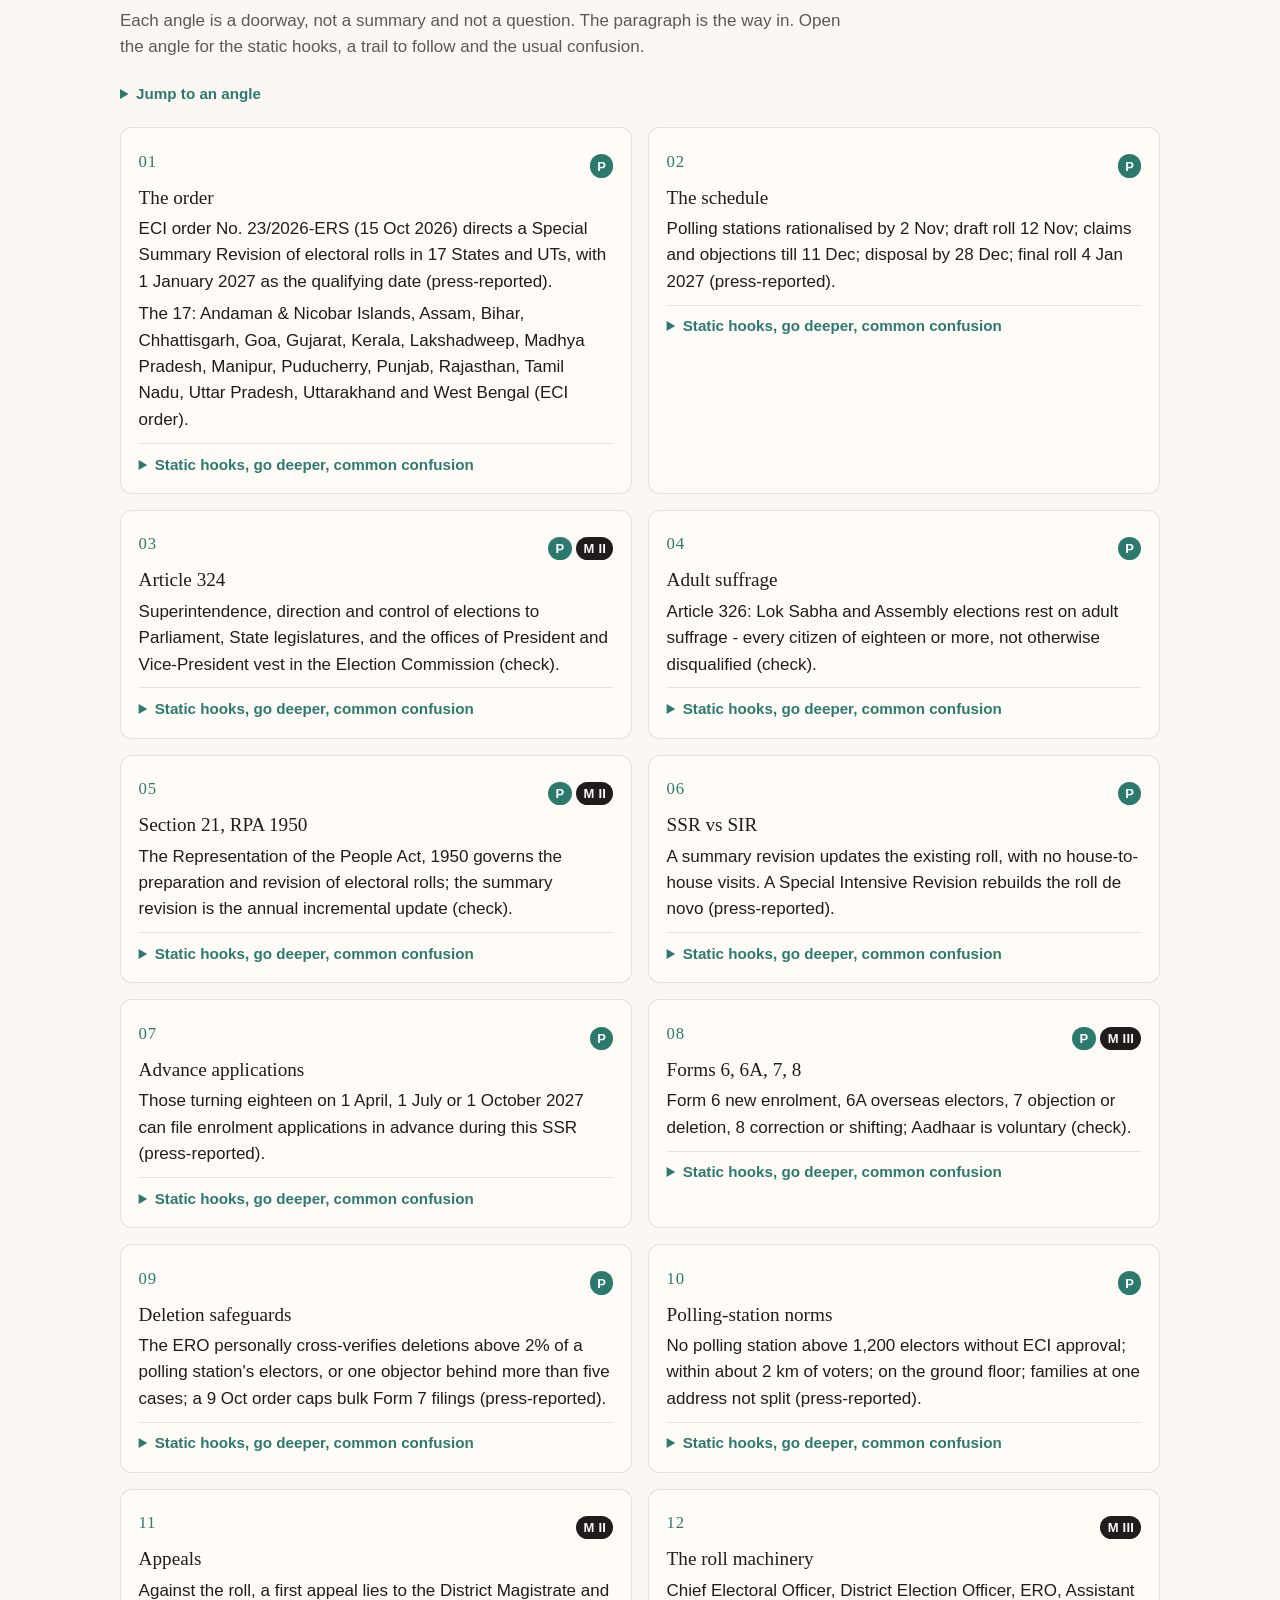
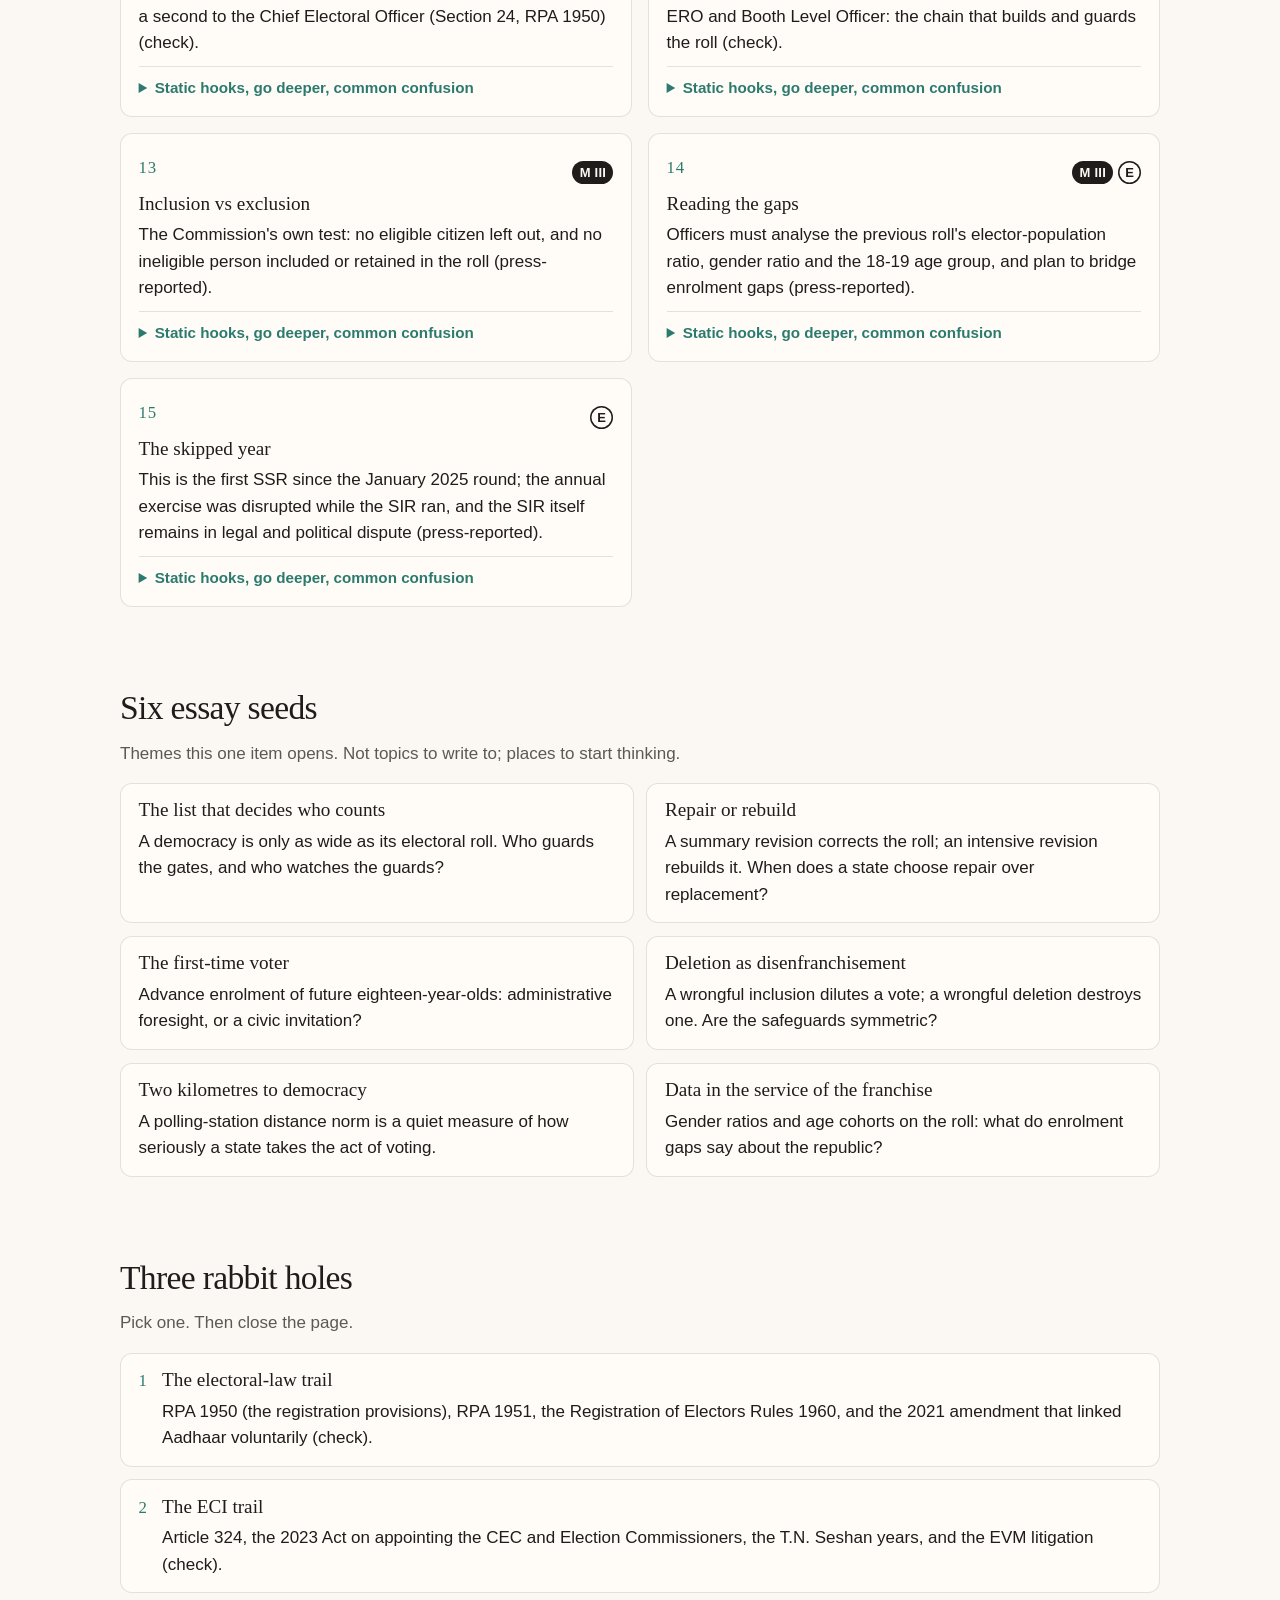
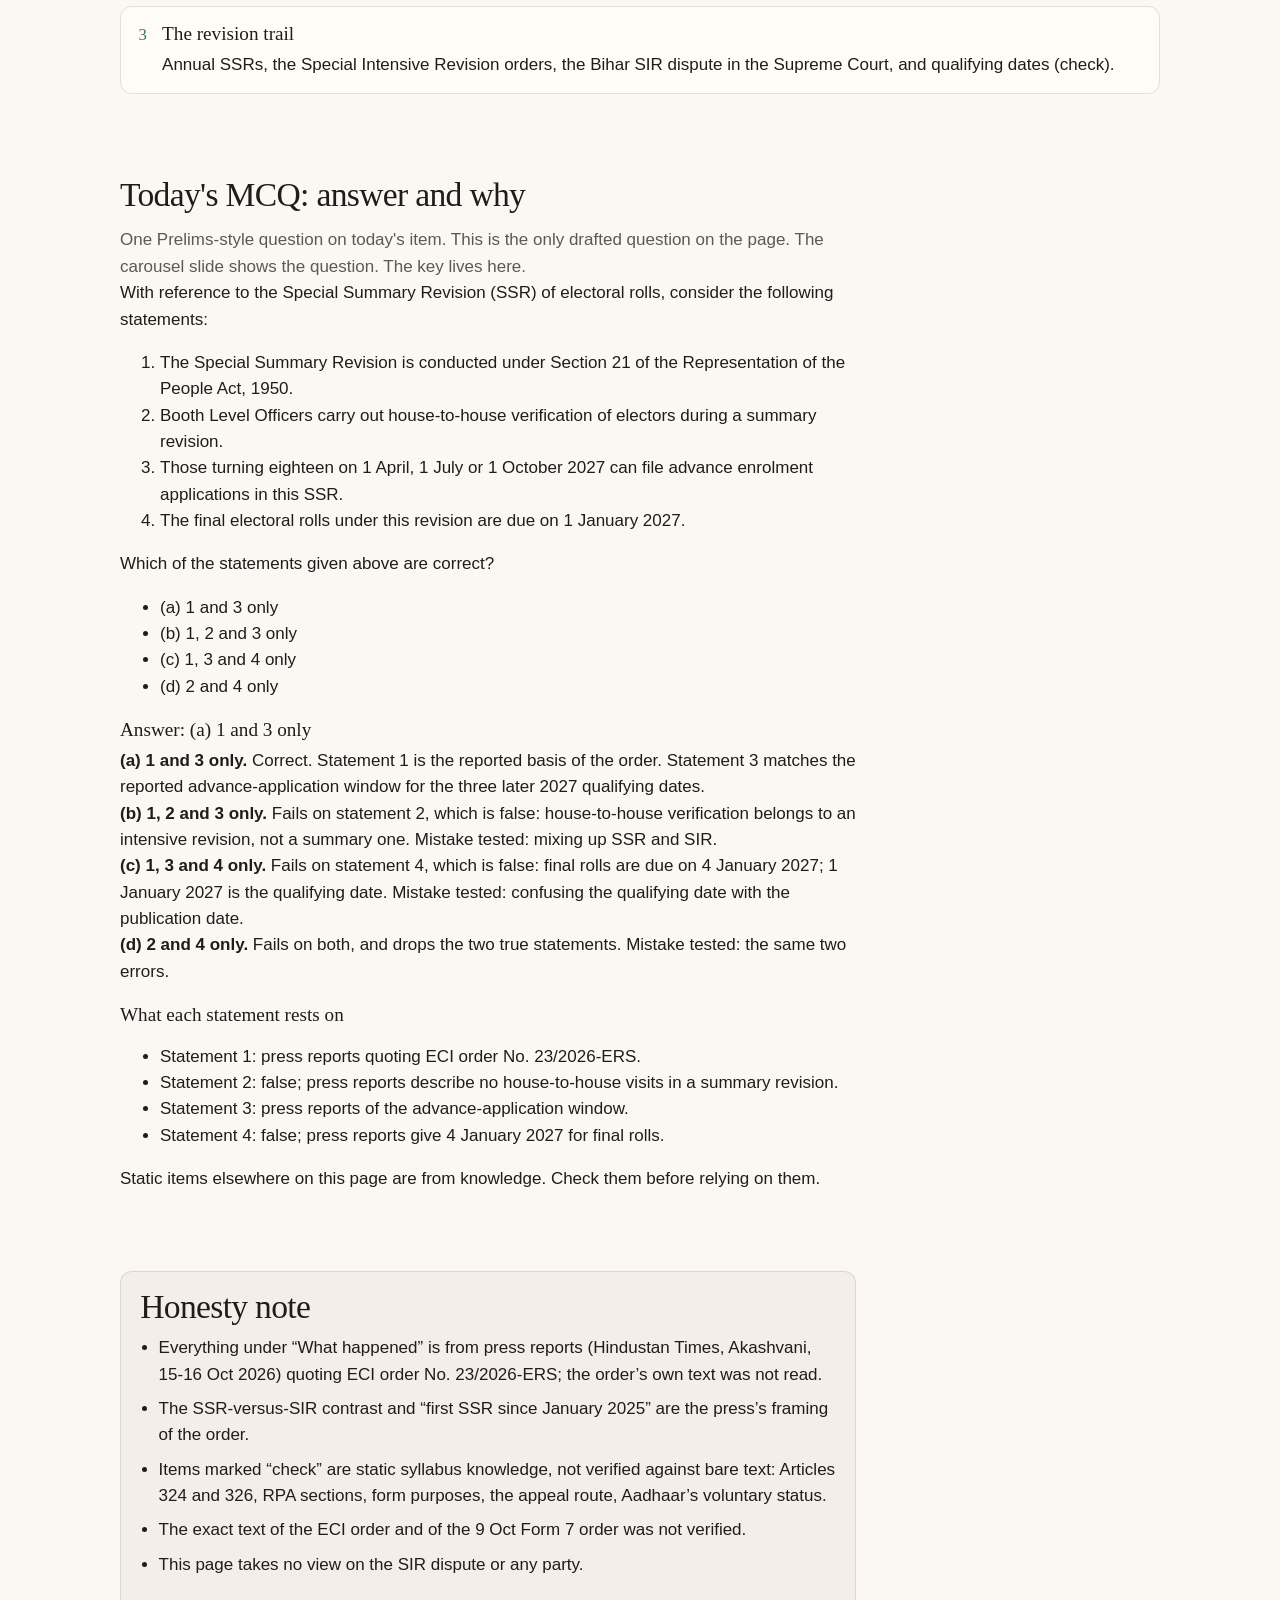
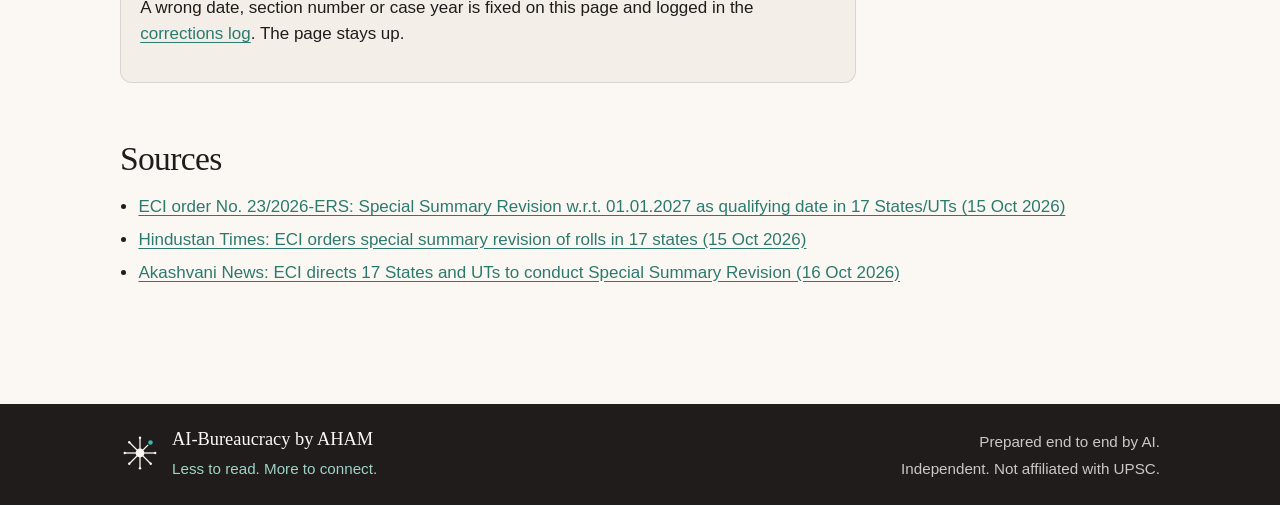
<file: web-19-oct-2026-eci-ssr-electoral-rolls.html>
<!DOCTYPE html>
<html lang="en">
<head>
  <meta charset="utf-8">
  <meta name="viewport" content="width=device-width, initial-scale=1">
  <title>One news item, fifteen exam angles: ECI orders Special Summary Revision of voter lists, 19 Oct 2026 | AI-Bureaucracy by AHAM</title>
  <meta name="description" content="ECI orders a Special Summary Revision of electoral rolls in 17 States and UTs with 1 January 2027 as the qualifying date. Mapped to UPSC Prelims, Mains and Essay. Fifteen angles, six essay seeds, three rabbit holes. Press-reported facts are labelled.">
  <link rel="canonical" href="https://hemantdoc12.github.io/ai-bureaucracy/web-19-oct-2026-eci-ssr-electoral-rolls.html">
  <meta property="og:title" content="One news item, fifteen exam angles">
  <meta property="og:description" content="The voter-list revision mapped to Prelims, Mains and Essay. Less to read. More to connect.">
  <meta property="og:type" content="article">
  <meta property="og:url" content="https://hemantdoc12.github.io/ai-bureaucracy/web-19-oct-2026-eci-ssr-electoral-rolls.html">
  <meta property="og:image" content="https://hemantdoc12.github.io/ai-bureaucracy/assets/og.png">
  <meta property="og:image:width" content="1200">
  <meta property="og:image:height" content="630">
  <meta name="theme-color" content="#fbf8f4">
  <link rel="icon" href="assets/favicon.svg" type="image/svg+xml">
  <link rel="icon" href="assets/favicon-32.png" sizes="32x32" type="image/png">
  <link rel="apple-touch-icon" href="assets/apple-touch.png">
  <link rel="stylesheet" href="site.css">
</head>
<body>
  <a class="skip" href="#main">Skip to content</a>
  <header class="top">
    <a class="brand" href="index.html"><img class="brand-mark" src="assets/mark.svg" alt="" width="36" height="36"><span class="brand-text"><span class="brand-product">AI-Bureaucracy</span><span class="brand-name">by AHAM</span></span></a>
    <nav aria-label="Pages">
      <a href="index.html">Home</a>
      <a href="corrections.html">Corrections</a>
    </nav>
  </header>

  <main id="main">
    <div class="wrap webpage">
      <p class="backlink"><a href="index.html">&larr; Back to the home page</a></p>
      <header class="hero hero-plain">
        <p class="eyebrow">Web &middot; 19 Oct 2026 &middot; about eight minutes</p>
        <h1>One news item, fifteen exam angles</h1>
        <p class="lede">ECI orders a Special Summary Revision of electoral rolls in 17 States and UTs; qualifying date 1 January 2027, final rolls 4 January 2027</p>
        <p class="intro">The headline is an administrative order with a constitutional spine: who gets onto the voter list, and who guards the gates. Behind it sit Article 324, adult suffrage, a 1950 Act, a timetable of forms, and the quiet fact that a roll revision is where the franchise is actually made. Each angle below is a doorway, not a question.</p>
        <ul class="papers">
          <li><span class="chip chip-p">P</span> Prelims</li>
          <li><span class="chip chip-m">M</span> Mains, with the GS paper</li>
          <li><span class="chip chip-e">E</span> Essay</li>
        </ul>
        <p class="read-first"><strong>Read this first.</strong> The order facts are press-reported (Hindustan Times, Akashvani, 15-16 Oct 2026); the ECI order&rsquo;s own text was not read. The static syllabus hooks are from knowledge, not from the press. Check details before using any of it. The <a href="#honesty">honesty note</a> says exactly which is which.</p>
      </header>

      <section aria-labelledby="happened">
        <h2 id="happened">What happened</h2>
        <p class="badge">Press-reported</p>
        <div class="news"><div class="news-item"><h3>The order</h3><p>On 15 Oct 2026 the Election Commission of India ordered (No. 23/2026-ERS) a Special Summary Revision of electoral rolls in 17 States and UTs - from Assam and Bihar to Tamil Nadu, UP and West Bengal - with 1 January 2027 as the qualifying date, under Section 21 of the RP Act, 1950 (press-reported).</p></div><div class="news-item"><h3>The schedule</h3><p>Polling stations are rationalised by 2 November, the draft roll publishes on 12 November, claims and objections run to 11 December, disposal by 28 December, and the final roll publishes on 4 January 2027. Voters turning eighteen on 1 April, 1 July or 1 October 2027 can file advance applications (press-reported).</p></div><div class="news-item"><h3>SSR versus SIR</h3><p>A summary revision updates the existing roll incrementally, without house-to-house visits; the Special Intensive Revision rebuilds the roll from scratch. This is the first SSR since the January 2025 round - the annual exercise was disrupted while the SIR ran (press-reported).</p></div><div class="news-item"><h3>The safeguards</h3><p>EROs must personally cross-verify deletions above 2% of a polling station's electors, or any objector behind more than five cases; a 9 October order caps bulk Form 7 filings. No polling station may exceed about 1,200 electors without ECI approval (press-reported).</p></div></div>
 <p class="hubline"><span class="hubline-k">The hub, in one line</span> Reported: ECI orders the annual voter-list revision in 17 States and UTs, with final rolls on 4 January 2027.</p>
      </section>

      <section aria-labelledby="angles-title">
        <h2 id="angles-title">Fifteen angles</h2>
        <p class="quiet">Each angle is a doorway, not a summary and not a question. The paragraph is the way in. Open the angle for the static hooks, a trail to follow and the usual confusion.</p>
        <details class="toc"><summary>Jump to an angle</summary><ol><li><a href="#a1">01 The order</a></li><li><a href="#a2">02 The schedule</a></li><li><a href="#a3">03 Article 324</a></li><li><a href="#a4">04 Adult suffrage</a></li><li><a href="#a5">05 Section 21, RPA 1950</a></li><li><a href="#a6">06 SSR vs SIR</a></li><li><a href="#a7">07 Advance applications</a></li><li><a href="#a8">08 Forms 6, 6A, 7, 8</a></li><li><a href="#a9">09 Deletion safeguards</a></li><li><a href="#a10">10 Polling-station norms</a></li><li><a href="#a11">11 Appeals</a></li><li><a href="#a12">12 The roll machinery</a></li><li><a href="#a13">13 Inclusion vs exclusion</a></li><li><a href="#a14">14 Reading the gaps</a></li><li><a href="#a15">15 The skipped year</a></li></ol></details> <div class="angles">
<article class="angle" id="a1">
  <div class="angle-top"><span class="idx">01</span><div class="chips" aria-label="Exam relevance"><span class="chip chip-p">P</span></div></div>
  <h3>The order</h3>
  <p class="hook">ECI order No. 23/2026-ERS (15 Oct 2026) directs a Special Summary Revision of electoral rolls in 17 States and UTs, with 1 January 2027 as the qualifying date (press-reported).</p>
  <p class="hook">The 17: Andaman &amp; Nicobar Islands, Assam, Bihar, Chhattisgarh, Goa, Gujarat, Kerala, Lakshadweep, Madhya Pradesh, Manipur, Puducherry, Punjab, Rajasthan, Tamil Nadu, Uttar Pradesh, Uttarakhand and West Bengal (ECI order).</p>
  <details>
    <summary>Static hooks, go deeper, common confusion</summary>
    <p class="label">Static syllabus hooks <span class="tagnote">not from the press; check the bare text</span></p>
    <ul class="anchors"><li>ECI order No. 23/2026-ERS, 15 Oct 2026 (press-reported)</li><li>17 States/UTs covered (press-reported)</li><li>Qualifying date: 1 January 2027 (press-reported)</li></ul>
    <p class="label">Go deeper</p>
    <p>Read what a qualifying date fixes: who counts as eighteen, and why one date governs a whole roll.</p>
    <p class="label">Common confusion</p>
    <p>The qualifying date is not the publication date. 1 January 2027 decides eligibility; 4 January 2027 is when the final roll appears.</p>
  </details>
</article>
<article class="angle" id="a2">
  <div class="angle-top"><span class="idx">02</span><div class="chips" aria-label="Exam relevance"><span class="chip chip-p">P</span></div></div>
  <h3>The schedule</h3>
  <p class="hook">Polling stations rationalised by 2 Nov; draft roll 12 Nov; claims and objections till 11 Dec; disposal by 28 Dec; final roll 4 Jan 2027 (press-reported).</p>
  
  <details>
    <summary>Static hooks, go deeper, common confusion</summary>
    <p class="label">Static syllabus hooks <span class="tagnote">not from the press; check the bare text</span></p>
    <ul class="anchors"><li>Polling-station rationalisation by 2 Nov 2026 (press-reported)</li><li>Draft roll 12 Nov; claims and objections till 11 Dec (press-reported)</li><li>Disposal by 28 Dec; final roll 4 Jan 2027 (press-reported)</li></ul>
    <p class="label">Go deeper</p>
    <p>Track what happens between draft and final: who files Form 6, 7 or 8, and who decides.</p>
    <p class="label">Common confusion</p>
    <p>The draft roll is not the final roll. Names can still be added or removed between 12 November and 4 January.</p>
  </details>
</article>
<article class="angle" id="a3">
  <div class="angle-top"><span class="idx">03</span><div class="chips" aria-label="Exam relevance"><span class="chip chip-p">P</span><span class="chip chip-m">M II</span></div></div>
  <h3>Article 324</h3>
  <p class="hook">Superintendence, direction and control of elections to Parliament, State legislatures, and the offices of President and Vice-President vest in the Election Commission (check).</p>
  
  <details>
    <summary>Static hooks, go deeper, common confusion</summary>
    <p class="label">Static syllabus hooks <span class="tagnote">not from the press; check the bare text</span></p>
    <ul class="anchors"><li>Article 324 vests superintendence, direction and control in the ECI (check)</li><li>Covers Parliament, State legislatures, President and Vice-President (check)</li><li>The Commission: the CEC plus other Election Commissioners (check)</li></ul>
    <p class="label">Go deeper</p>
    <p>Read how Article 324 became the ECI&#x27;s reservoir of power, and where courts have drawn its edges.</p>
    <p class="label">Common confusion</p>
    <p>Article 324 is an enabling power, not a blank cheque; it works through laws like the RPA.</p>
  </details>
</article>
<article class="angle" id="a4">
  <div class="angle-top"><span class="idx">04</span><div class="chips" aria-label="Exam relevance"><span class="chip chip-p">P</span></div></div>
  <h3>Adult suffrage</h3>
  <p class="hook">Article 326: Lok Sabha and Assembly elections rest on adult suffrage - every citizen of eighteen or more, not otherwise disqualified (check).</p>
  
  <details>
    <summary>Static hooks, go deeper, common confusion</summary>
    <p class="label">Static syllabus hooks <span class="tagnote">not from the press; check the bare text</span></p>
    <ul class="anchors"><li>Article 326: adult suffrage (check)</li><li>Voting age lowered from 21 to 18 by the 61st Amendment, 1988 (check)</li><li>Disqualifications rest on law, such as unsoundness of mind or corrupt practices (check)</li></ul>
    <p class="label">Go deeper</p>
    <p>Compare India&#x27;s choice of eighteen with the voting-age debates in other democracies.</p>
    <p class="label">Common confusion</p>
    <p>Being eighteen is necessary, not sufficient: entry on the roll is what makes the vote usable.</p>
  </details>
</article>
<article class="angle" id="a5">
  <div class="angle-top"><span class="idx">05</span><div class="chips" aria-label="Exam relevance"><span class="chip chip-p">P</span><span class="chip chip-m">M II</span></div></div>
  <h3>Section 21, RPA 1950</h3>
  <p class="hook">The Representation of the People Act, 1950 governs the preparation and revision of electoral rolls; the summary revision is the annual incremental update (check).</p>
  
  <details>
    <summary>Static hooks, go deeper, common confusion</summary>
    <p class="label">Static syllabus hooks <span class="tagnote">not from the press; check the bare text</span></p>
    <ul class="anchors"><li>RPA 1950 covers seats and rolls; RPA 1951 covers conduct (check)</li><li>Section 21: preparation and revision of rolls (check)</li><li>Sections 22 and 23: correction and inclusion of names (check)</li></ul>
    <p class="label">Go deeper</p>
    <p>Read sections 21 to 24 of the RPA 1950 in sequence: revision, correction, inclusion, appeal.</p>
    <p class="label">Common confusion</p>
    <p>RPA 1950 and RPA 1951 are often confused; the roll lives in the 1950 Act.</p>
  </details>
</article>
<article class="angle" id="a6">
  <div class="angle-top"><span class="idx">06</span><div class="chips" aria-label="Exam relevance"><span class="chip chip-p">P</span></div></div>
  <h3>SSR vs SIR</h3>
  <p class="hook">A summary revision updates the existing roll, with no house-to-house visits. A Special Intensive Revision rebuilds the roll de novo (press-reported).</p>
  
  <details>
    <summary>Static hooks, go deeper, common confusion</summary>
    <p class="label">Static syllabus hooks <span class="tagnote">not from the press; check the bare text</span></p>
    <ul class="anchors"><li>SSR: incremental, annual, no house-to-house visits (press-reported)</li><li>SIR: intensive, de novo enumeration (press-reported)</li><li>The 2026 annual round was skipped while the SIR ran (press-reported)</li></ul>
    <p class="label">Go deeper</p>
    <p>List what changes operationally between a summary and an intensive revision: forms, BLO visits, burden of proof.</p>
    <p class="label">Common confusion</p>
    <p>An SIR is not a bigger SSR. The two rest on different logic: update versus rebuild.</p>
  </details>
</article>
<article class="angle" id="a7">
  <div class="angle-top"><span class="idx">07</span><div class="chips" aria-label="Exam relevance"><span class="chip chip-p">P</span></div></div>
  <h3>Advance applications</h3>
  <p class="hook">Those turning eighteen on 1 April, 1 July or 1 October 2027 can file enrolment applications in advance during this SSR (press-reported).</p>
  
  <details>
    <summary>Static hooks, go deeper, common confusion</summary>
    <p class="label">Static syllabus hooks <span class="tagnote">not from the press; check the bare text</span></p>
    <ul class="anchors"><li>Four 2027 qualifying dates: 1 Jan, 1 Apr, 1 Jul, 1 Oct (press-reported)</li><li>Advance applications accepted during this SSR (press-reported)</li><li>Quarterly qualifying dates follow the recent amendment cycle (check)</li></ul>
    <p class="label">Go deeper</p>
    <p>Ask why the law allows advance filing: what problem does a waiting young voter face without it?</p>
    <p class="label">Common confusion</p>
    <p>An advance application is not advance enrolment; the name enters the roll only when the qualifying date arrives.</p>
  </details>
</article>
<article class="angle" id="a8">
  <div class="angle-top"><span class="idx">08</span><div class="chips" aria-label="Exam relevance"><span class="chip chip-p">P</span><span class="chip chip-m">M III</span></div></div>
  <h3>Forms 6, 6A, 7, 8</h3>
  <p class="hook">Form 6 new enrolment, 6A overseas electors, 7 objection or deletion, 8 correction or shifting; Aadhaar is voluntary (check).</p>
  
  <details>
    <summary>Static hooks, go deeper, common confusion</summary>
    <p class="label">Static syllabus hooks <span class="tagnote">not from the press; check the bare text</span></p>
    <ul class="anchors"><li>Form 6: new enrolment (check)</li><li>Form 7: objection or deletion (check)</li><li>Forms 6A and 8: overseas elector, correction and shifting (check)</li></ul>
    <p class="label">Go deeper</p>
    <p>Open each form on the ECI voter portal and match its fields to its purpose.</p>
    <p class="label">Common confusion</p>
    <p>Form 7 is for objecting to a name, not for correcting your own details; that is Form 8.</p>
  </details>
</article>
<article class="angle" id="a9">
  <div class="angle-top"><span class="idx">09</span><div class="chips" aria-label="Exam relevance"><span class="chip chip-p">P</span></div></div>
  <h3>Deletion safeguards</h3>
  <p class="hook">The ERO personally cross-verifies deletions above 2% of a polling station&#x27;s electors, or one objector behind more than five cases; a 9 Oct order caps bulk Form 7 filings (press-reported).</p>
  
  <details>
    <summary>Static hooks, go deeper, common confusion</summary>
    <p class="label">Static syllabus hooks <span class="tagnote">not from the press; check the bare text</span></p>
    <ul class="anchors"><li>ERO cross-verifies deletions above 2% of a polling station (press-reported)</li><li>One objector behind more than five cases triggers verification (press-reported)</li><li>A 9 Oct 2026 order caps bulk Form 7 filings (press-reported)</li></ul>
    <p class="label">Go deeper</p>
    <p>Ask what abuse these thresholds are designed to catch, and who bears the cost of false objections.</p>
    <p class="label">Common confusion</p>
    <p>A cap on bulk objections is not a cap on the right to object; a single reasoned objection still stands.</p>
  </details>
</article>
<article class="angle" id="a10">
  <div class="angle-top"><span class="idx">10</span><div class="chips" aria-label="Exam relevance"><span class="chip chip-p">P</span></div></div>
  <h3>Polling-station norms</h3>
  <p class="hook">No polling station above 1,200 electors without ECI approval; within about 2 km of voters; on the ground floor; families at one address not split (press-reported).</p>
  
  <details>
    <summary>Static hooks, go deeper, common confusion</summary>
    <p class="label">Static syllabus hooks <span class="tagnote">not from the press; check the bare text</span></p>
    <ul class="anchors"><li>About 1,200 electors per polling station, barring ECI approval (press-reported)</li><li>Within roughly 2 km; on the ground floor (press-reported)</li><li>Families at one address kept together (press-reported)</li></ul>
    <p class="label">Go deeper</p>
    <p>Map the norms to their purposes: access, secrecy, queue management.</p>
    <p class="label">Common confusion</p>
    <p>Rationalisation is not gerrymandering; stations are split or merged by elector count under stated norms.</p>
  </details>
</article>
<article class="angle" id="a11">
  <div class="angle-top"><span class="idx">11</span><div class="chips" aria-label="Exam relevance"><span class="chip chip-m">M II</span></div></div>
  <h3>Appeals</h3>
  <p class="hook">Against the roll, a first appeal lies to the District Magistrate and a second to the Chief Electoral Officer (Section 24, RPA 1950) (check).</p>
  
  <details>
    <summary>Static hooks, go deeper, common confusion</summary>
    <p class="label">Static syllabus hooks <span class="tagnote">not from the press; check the bare text</span></p>
    <ul class="anchors"><li>First appeal to the District Magistrate (check)</li><li>Second appeal to the Chief Electoral Officer (check)</li><li>Section 24, RPA 1950 (check)</li></ul>
    <p class="label">Go deeper</p>
    <p>Read section 24 and note which decisions it covers and within what time.</p>
    <p class="label">Common confusion</p>
    <p>The appellate authority here is the DM in an election role, not the Collector as a revenue officer - same office, different hat.</p>
  </details>
</article>
<article class="angle" id="a12">
  <div class="angle-top"><span class="idx">12</span><div class="chips" aria-label="Exam relevance"><span class="chip chip-m">M III</span></div></div>
  <h3>The roll machinery</h3>
  <p class="hook">Chief Electoral Officer, District Election Officer, ERO, Assistant ERO and Booth Level Officer: the chain that builds and guards the roll (check).</p>
  
  <details>
    <summary>Static hooks, go deeper, common confusion</summary>
    <p class="label">Static syllabus hooks <span class="tagnote">not from the press; check the bare text</span></p>
    <ul class="anchors"><li>CEO at the State level (check)</li><li>DEO at the district level (check)</li><li>ERO, AERO and BLO at constituency and station level (check)</li></ul>
    <p class="label">Go deeper</p>
    <p>Trace one Form 6 from citizen to final entry: whose desks does it cross?</p>
    <p class="label">Common confusion</p>
    <p>The ECI is a constitutional body; the CEO-DEO-ERO chain is the field machinery it works through.</p>
  </details>
</article>
<article class="angle" id="a13">
  <div class="angle-top"><span class="idx">13</span><div class="chips" aria-label="Exam relevance"><span class="chip chip-m">M III</span></div></div>
  <h3>Inclusion vs exclusion</h3>
  <p class="hook">The Commission&#x27;s own test: no eligible citizen left out, and no ineligible person included or retained in the roll (press-reported).</p>
  
  <details>
    <summary>Static hooks, go deeper, common confusion</summary>
    <p class="label">Static syllabus hooks <span class="tagnote">not from the press; check the bare text</span></p>
    <ul class="anchors"><li>No eligible citizen left out (press-reported)</li><li>No ineligible person included or retained (press-reported)</li><li>The order places this duty on the ERO (press-reported)</li></ul>
    <p class="label">Go deeper</p>
    <p>Weigh the two error types: which is worse for a democracy, and for whom?</p>
    <p class="label">Common confusion</p>
    <p>Zero exclusion and zero inclusion errors cannot both be fully achieved; every rule trades one against the other.</p>
  </details>
</article>
<article class="angle" id="a14">
  <div class="angle-top"><span class="idx">14</span><div class="chips" aria-label="Exam relevance"><span class="chip chip-m">M III</span><span class="chip chip-e">E</span></div></div>
  <h3>Reading the gaps</h3>
  <p class="hook">Officers must analyse the previous roll&#x27;s elector-population ratio, gender ratio and the 18-19 age group, and plan to bridge enrolment gaps (press-reported).</p>
  
  <details>
    <summary>Static hooks, go deeper, common confusion</summary>
    <p class="label">Static syllabus hooks <span class="tagnote">not from the press; check the bare text</span></p>
    <ul class="anchors"><li>Elector-population ratio analysis (press-reported)</li><li>Gender ratio and 18-19 cohort analysis (press-reported)</li><li>Plans to bridge enrolment gaps (press-reported)</li></ul>
    <p class="label">Go deeper</p>
    <p>Ask what an elector-population ratio below the adult share signals about a district.</p>
    <p class="label">Common confusion</p>
    <p>A low enrolment ratio is not proof of deliberate exclusion; it is a signal to investigate, not a verdict.</p>
  </details>
</article>
<article class="angle" id="a15">
  <div class="angle-top"><span class="idx">15</span><div class="chips" aria-label="Exam relevance"><span class="chip chip-e">E</span></div></div>
  <h3>The skipped year</h3>
  <p class="hook">This is the first SSR since the January 2025 round; the annual exercise was disrupted while the SIR ran, and the SIR itself remains in legal and political dispute (press-reported).</p>
  
  <details>
    <summary>Static hooks, go deeper, common confusion</summary>
    <p class="label">Static syllabus hooks <span class="tagnote">not from the press; check the bare text</span></p>
    <ul class="anchors"><li>First SSR since the January 2025 round (press-reported)</li><li>Annual exercise disrupted while the SIR ran (press-reported)</li><li>The SIR is under legal and political challenge (press-reported)</li></ul>
    <p class="label">Go deeper</p>
    <p>Read one account of the Bihar SIR dispute and note what the Court actually questioned.</p>
    <p class="label">Common confusion</p>
    <p>The skipped year is an administrative fact; why it happened is a political argument. Keep the two separate.</p>
  </details>
</article>
        </div>
      </section>

      <section aria-labelledby="essay-title">
        <h2 id="essay-title">Six essay seeds</h2>
        <p class="quiet">Themes this one item opens. Not topics to write to; places to start thinking.</p>
        <ol class="seeds"><li><h3>The list that decides who counts</h3><p>A democracy is only as wide as its electoral roll. Who guards the gates, and who watches the guards?</p></li><li><h3>Repair or rebuild</h3><p>A summary revision corrects the roll; an intensive revision rebuilds it. When does a state choose repair over replacement?</p></li><li><h3>The first-time voter</h3><p>Advance enrolment of future eighteen-year-olds: administrative foresight, or a civic invitation?</p></li><li><h3>Deletion as disenfranchisement</h3><p>A wrongful inclusion dilutes a vote; a wrongful deletion destroys one. Are the safeguards symmetric?</p></li><li><h3>Two kilometres to democracy</h3><p>A polling-station distance norm is a quiet measure of how seriously a state takes the act of voting.</p></li><li><h3>Data in the service of the franchise</h3><p>Gender ratios and age cohorts on the roll: what do enrolment gaps say about the republic?</p></li></ol>
      </section>

      <section aria-labelledby="rabbit-title">
        <h2 id="rabbit-title">Three rabbit holes</h2>
        <p class="quiet">Pick one. Then close the page.</p>
        <ol class="holes"><li><span class="idx">1</span><div><h3>The electoral-law trail</h3><p>RPA 1950 (the registration provisions), RPA 1951, the Registration of Electors Rules 1960, and the 2021 amendment that linked Aadhaar voluntarily (check).</p></div></li><li><span class="idx">2</span><div><h3>The ECI trail</h3><p>Article 324, the 2023 Act on appointing the CEC and Election Commissioners, the T.N. Seshan years, and the EVM litigation (check).</p></div></li><li><span class="idx">3</span><div><h3>The revision trail</h3><p>Annual SSRs, the Special Intensive Revision orders, the Bihar SIR dispute in the Supreme Court, and qualifying dates (check).</p></div></li></ol>
      </section>

<section aria-labelledby="mcq-title">
        <h2 id="mcq-title">Today&#x27;s MCQ: answer and why</h2>
        <p class="quiet">One Prelims-style question on today&#x27;s item. This is the only drafted question on the page. The carousel slide shows the question. The key lives here.</p>
        <div class="news"><div class="news-item"><p>With reference to the Special Summary Revision (SSR) of electoral rolls, consider the following statements:</p><ol><li>The Special Summary Revision is conducted under Section 21 of the Representation of the People Act, 1950.</li><li>Booth Level Officers carry out house-to-house verification of electors during a summary revision.</li><li>Those turning eighteen on 1 April, 1 July or 1 October 2027 can file advance enrolment applications in this SSR.</li><li>The final electoral rolls under this revision are due on 1 January 2027.</li></ol><p>Which of the statements given above are correct?</p><ul><li>(a) 1 and 3 only</li><li>(b) 1, 2 and 3 only</li><li>(c) 1, 3 and 4 only</li><li>(d) 2 and 4 only</li></ul></div><div class="news-item"><h3>Answer: (a) 1 and 3 only</h3><p><strong>(a) 1 and 3 only.</strong> Correct. Statement 1 is the reported basis of the order. Statement 3 matches the reported advance-application window for the three later 2027 qualifying dates.</p><p><strong>(b) 1, 2 and 3 only.</strong> Fails on statement 2, which is false: house-to-house verification belongs to an intensive revision, not a summary one. Mistake tested: mixing up SSR and SIR.</p><p><strong>(c) 1, 3 and 4 only.</strong> Fails on statement 4, which is false: final rolls are due on 4 January 2027; 1 January 2027 is the qualifying date. Mistake tested: confusing the qualifying date with the publication date.</p><p><strong>(d) 2 and 4 only.</strong> Fails on both, and drops the two true statements. Mistake tested: the same two errors.</p></div><div class="news-item"><h3>What each statement rests on</h3><ul><li>Statement 1: press reports quoting ECI order No. 23/2026-ERS.</li><li>Statement 2: false; press reports describe no house-to-house visits in a summary revision.</li><li>Statement 3: press reports of the advance-application window.</li><li>Statement 4: false; press reports give 4 January 2027 for final rolls.</li></ul><p>Static items elsewhere on this page are from knowledge. Check them before relying on them.</p></div></div>
      </section>

      <section class="honesty" id="honesty" aria-labelledby="honesty-title">
        <h2 id="honesty-title">Honesty note</h2>
        <ul><li>Everything under &ldquo;What happened&rdquo; is from press reports (Hindustan Times, Akashvani, 15-16 Oct 2026) quoting ECI order No. 23/2026-ERS; the order&rsquo;s own text was not read.</li><li>The SSR-versus-SIR contrast and &ldquo;first SSR since January 2025&rdquo; are the press&rsquo;s framing of the order.</li><li>Items marked &ldquo;check&rdquo; are static syllabus knowledge, not verified against bare text: Articles 324 and 326, RPA sections, form purposes, the appeal route, Aadhaar&rsquo;s voluntary status.</li><li>The exact text of the ECI order and of the 9 Oct Form 7 order was not verified.</li><li>This page takes no view on the SIR dispute or any party.</li></ul>
        <p>A wrong date, section number or case year is fixed on this page and logged in the <a href="corrections.html">corrections log</a>. The page stays up.</p>
      </section>

      <section aria-labelledby="sources-title">
        <h2 id="sources-title">Sources</h2>
        <ul class="sources"><li><a href="https://www.eci.gov.in/eci/public/api/document?id=17546" rel="noopener">ECI order No. 23/2026-ERS: Special Summary Revision w.r.t. 01.01.2027 as qualifying date in 17 States/UTs (15 Oct 2026)</a></li><li><a href="https://www.hindustantimes.com/india-news/eci-orders-special-summary-revision-of-voter-rolls-in-17-states-after-annual-exercise-was-disrupted-by-sir-101792070091210.html" rel="noopener">Hindustan Times: ECI orders special summary revision of rolls in 17 states (15 Oct 2026)</a></li><li><a href="https://newsonair.gov.in/eci-directs-17-states-uts-to-conduct-special-summary-revision-of-electoral-rolls-with-1st-january-next-year-as-qualifying-date/" rel="noopener">Akashvani News: ECI directs 17 States and UTs to conduct Special Summary Revision (16 Oct 2026)</a></li></ul>
      </section>
    </div>
  </main>

  <footer class="foot">
    <div class="foot-inner">
      <div class="foot-id">
        <img class="foot-mark" src="assets/mark-dark.svg" alt="" width="44" height="44">
        <div>
          <strong>AI-Bureaucracy by AHAM</strong>
          <p class="tag">Less to read. More to connect.</p>
        </div>
      </div>
      <div class="foot-right">
        <p>Prepared end to end by AI.</p>
        <p>Independent. Not affiliated with UPSC.</p>
      </div>
    </div>
  </footer>
</body>
</html>
</file>
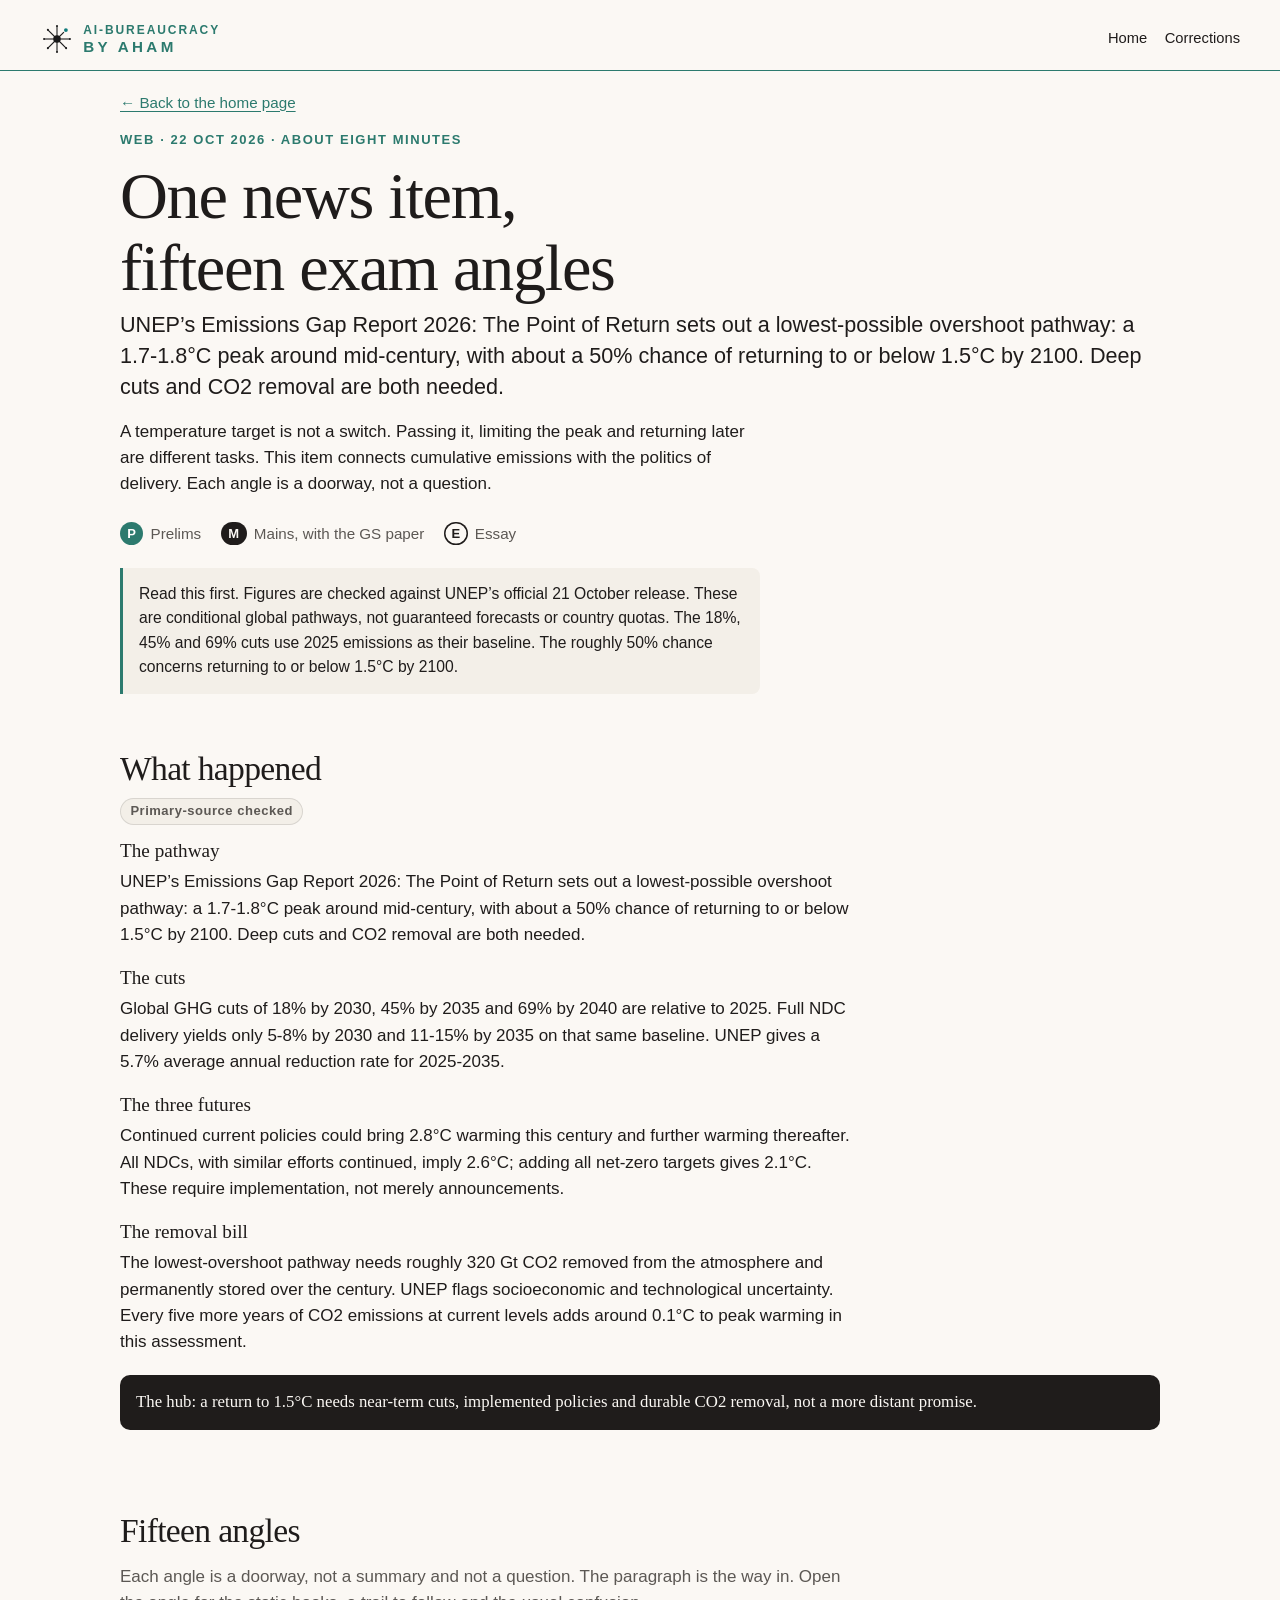
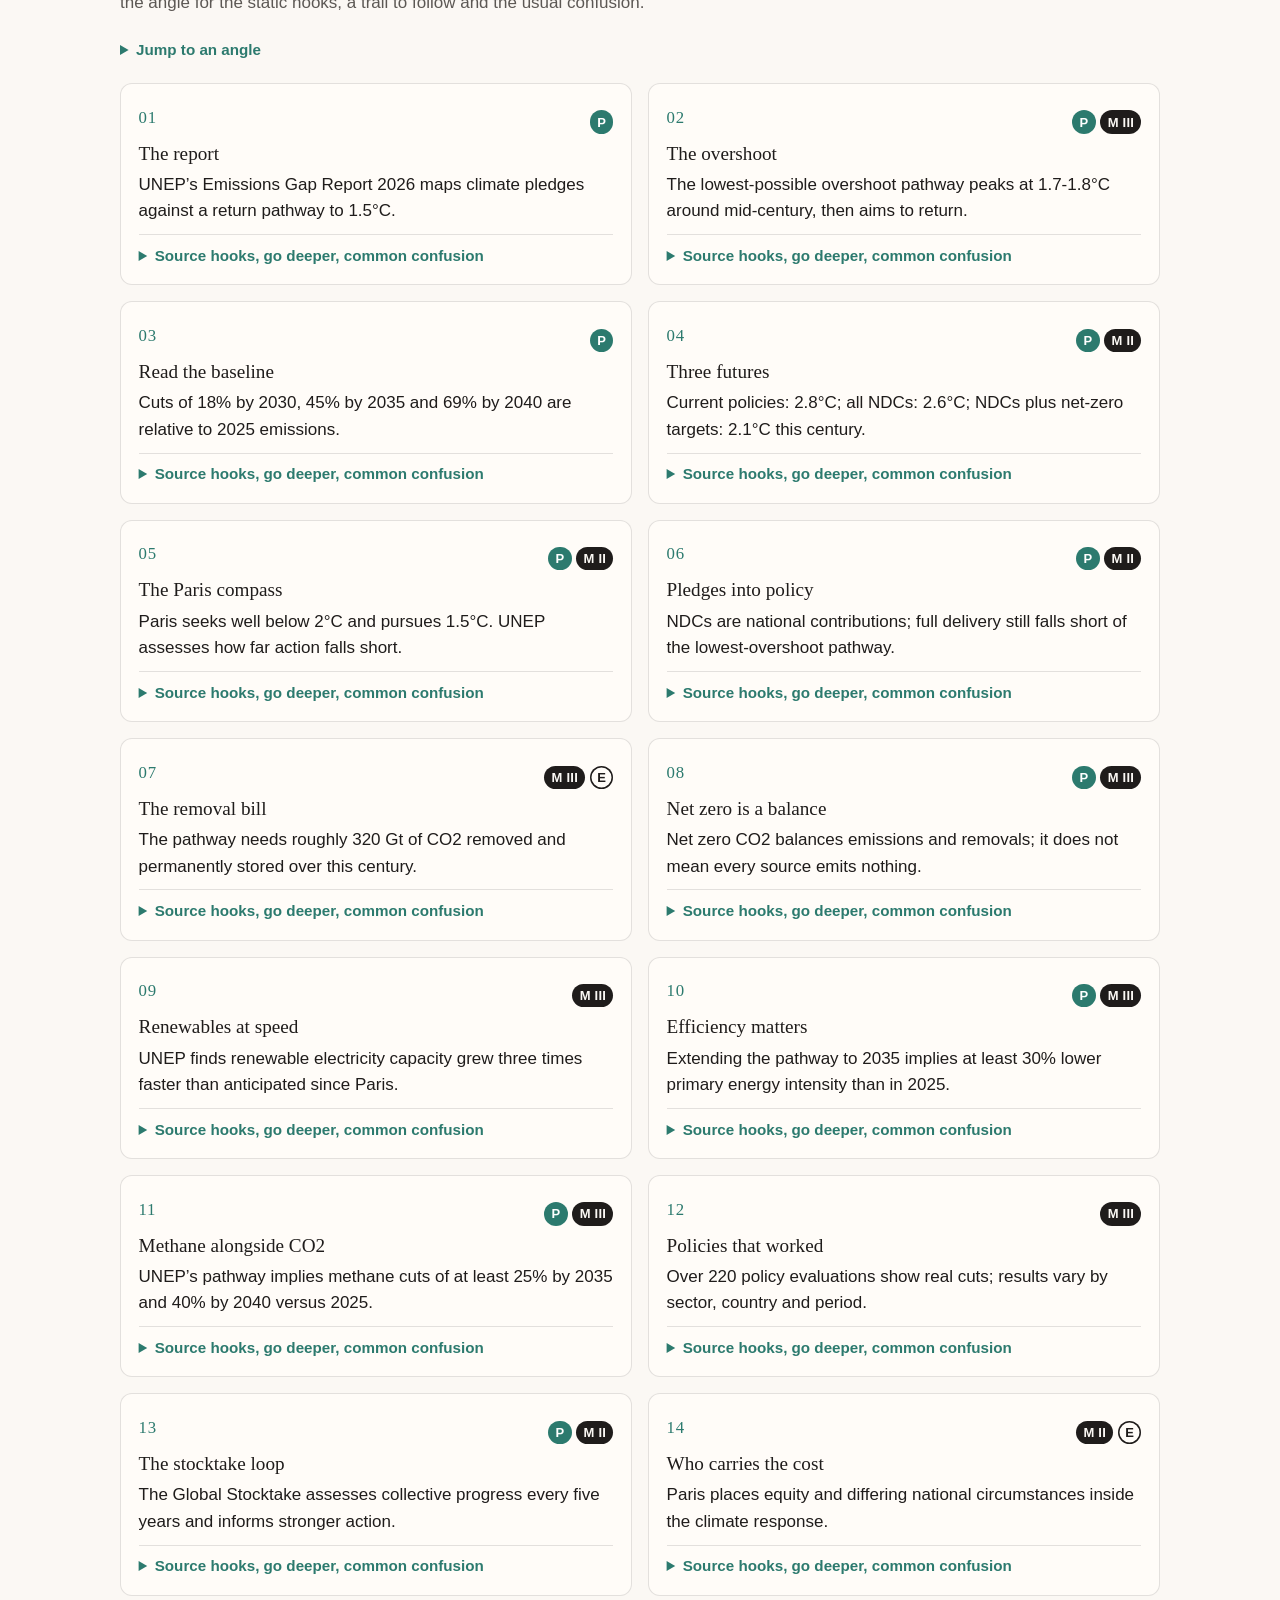
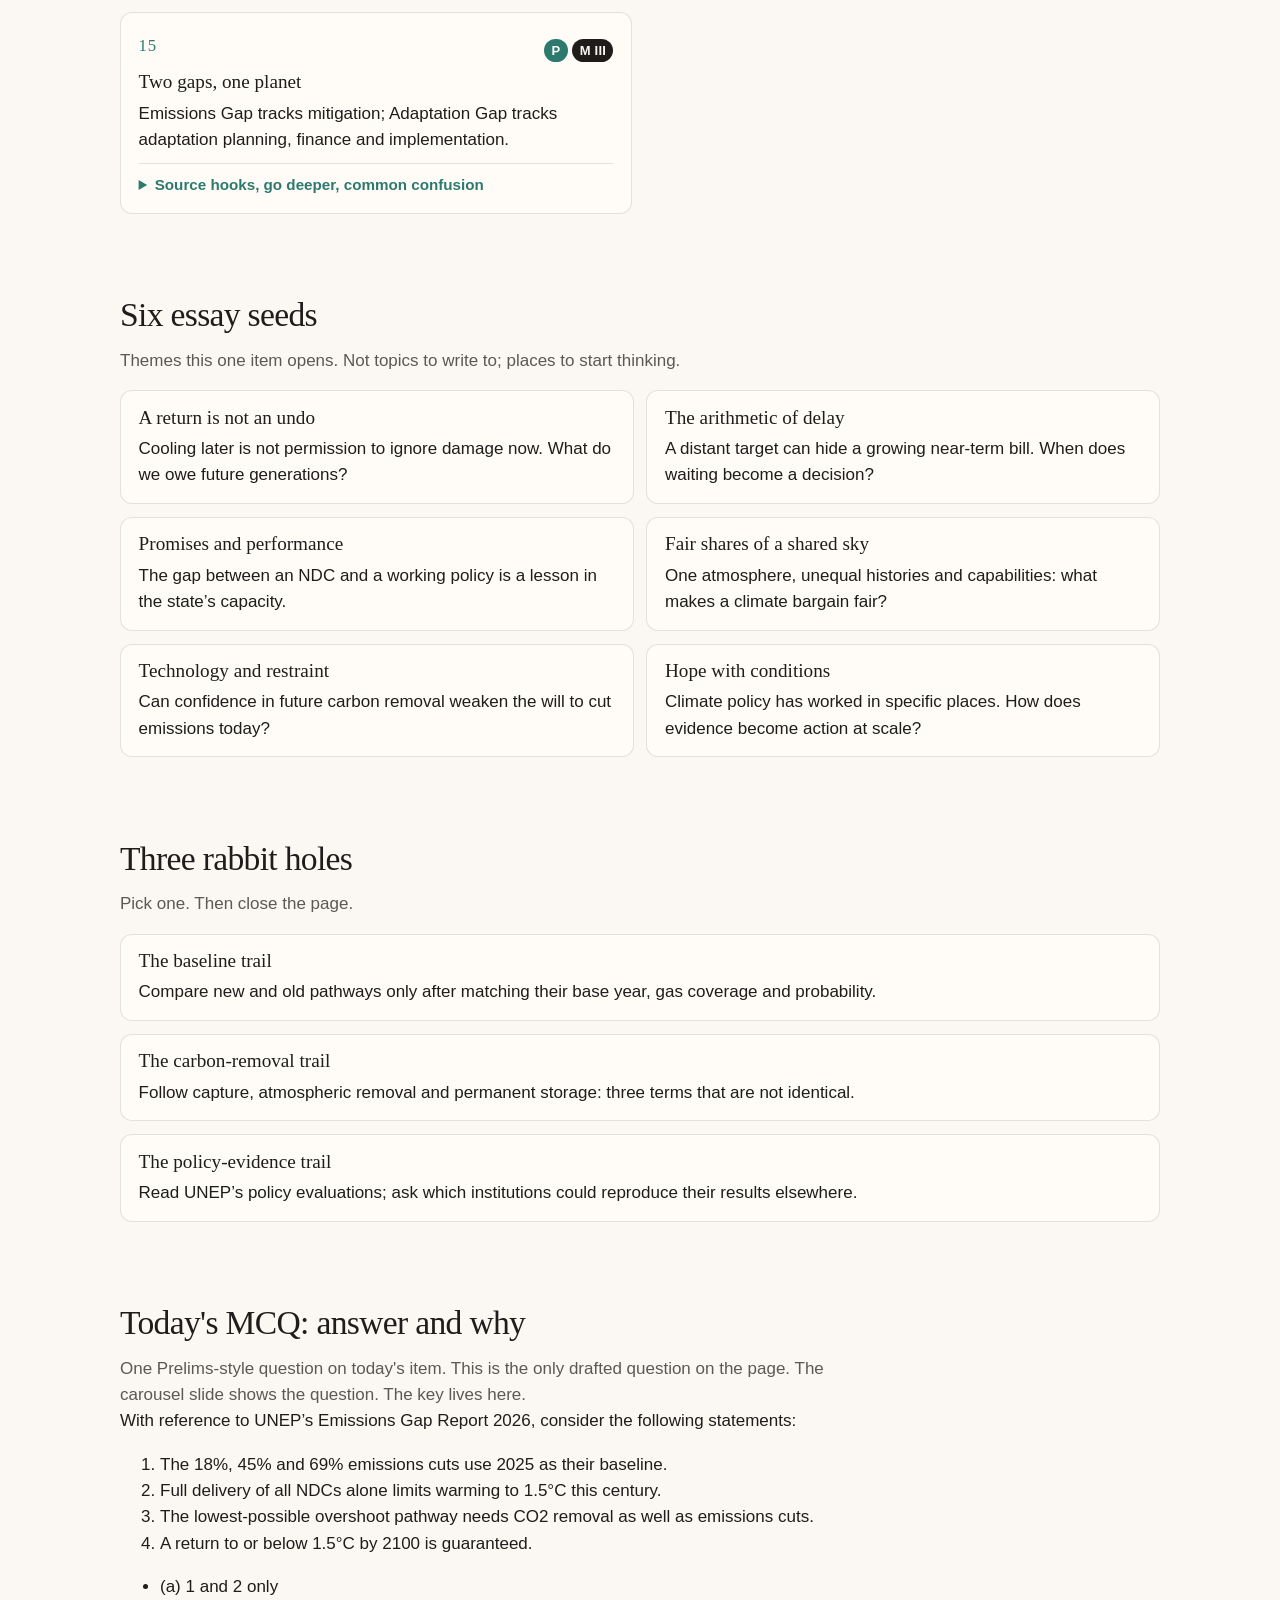
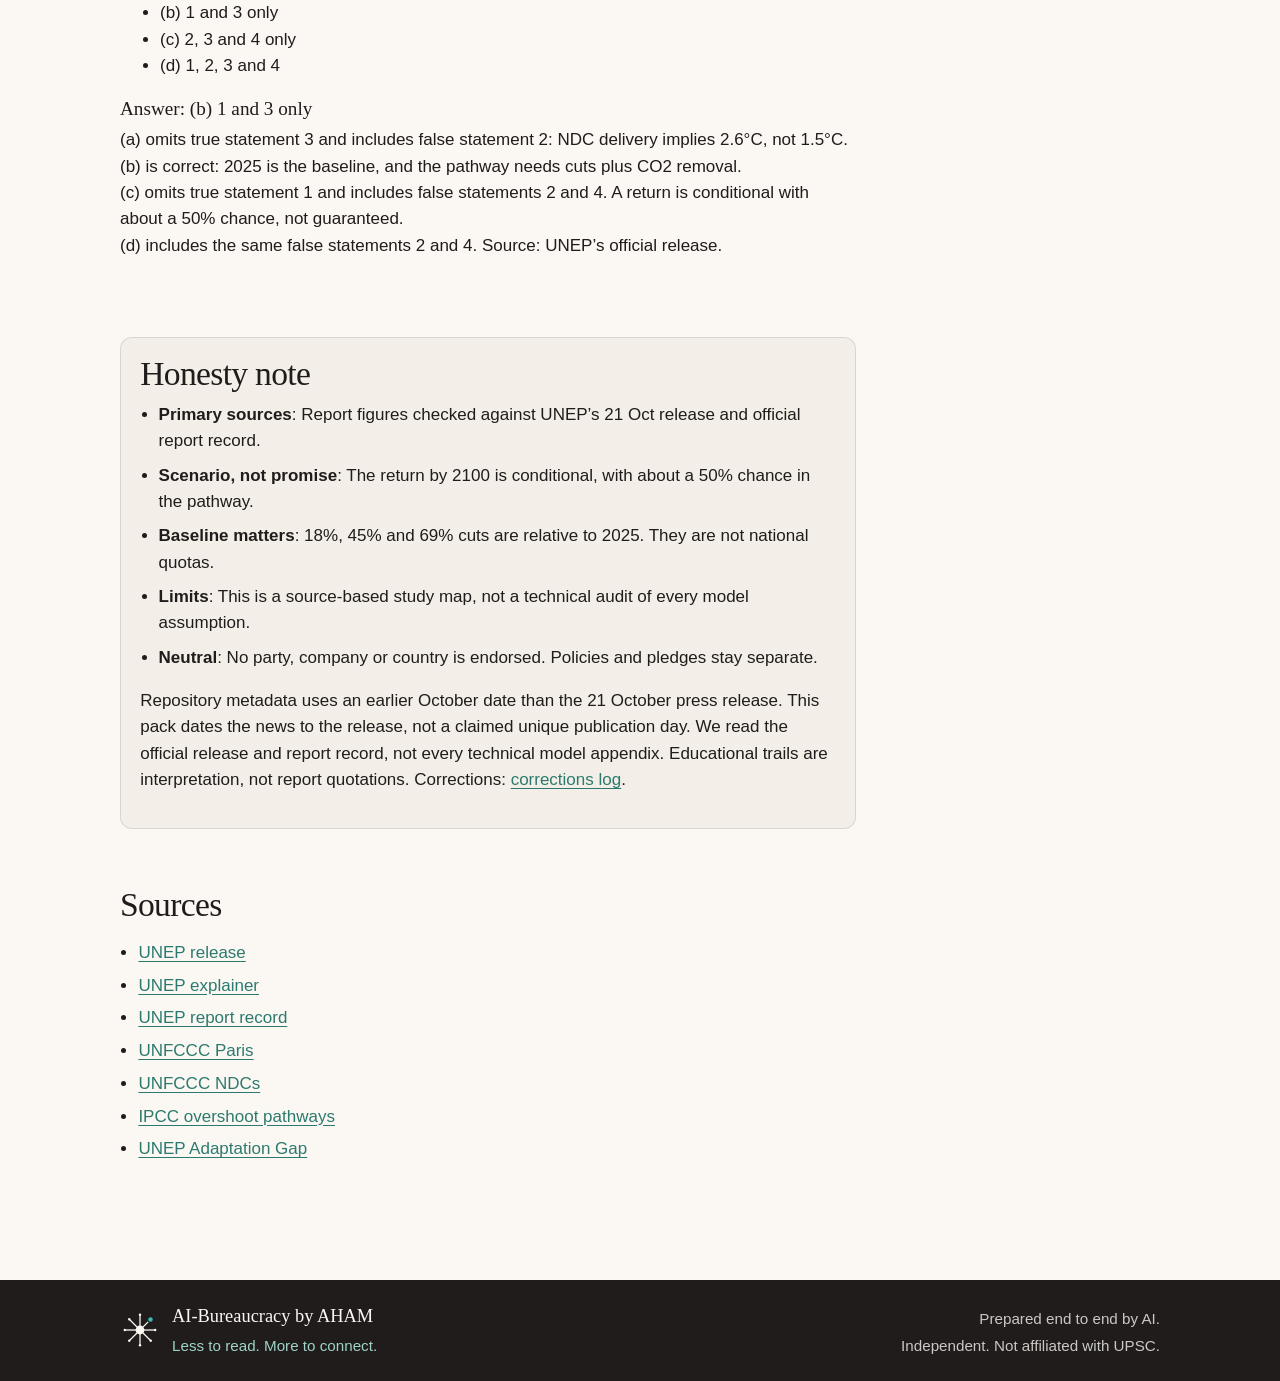
<file: web-22-oct-2026-unep-emissions-gap-report.html>
<!DOCTYPE html>

<html lang="en">
<head>
<meta charset="utf-8"/>
<meta content="width=device-width, initial-scale=1" name="viewport"/>
<title>UNEP Emissions Gap Report 2026: The point of return | 22 Oct 2026 | AI-Bureaucracy by AHAM</title>
<meta content="A conditional return to 1.5°C: baselines, NDCs, carbon removal and fifteen exam angles." name="description"/>
<link href="https://hemantdoc12.github.io/ai-bureaucracy/web-22-oct-2026-unep-emissions-gap-report.html" rel="canonical"/>
<meta content="UNEP Emissions Gap Report 2026: The point of return | 22 Oct 2026 | AI-Bureaucracy by AHAM" property="og:title"/>
<meta content="A conditional return to 1.5°C: baselines, NDCs, carbon removal and fifteen exam angles." property="og:description"/>
<meta content="article" property="og:type"/>
<meta content="https://hemantdoc12.github.io/ai-bureaucracy/web-22-oct-2026-unep-emissions-gap-report.html" property="og:url"/>
<meta content="https://hemantdoc12.github.io/ai-bureaucracy/assets/og.png" property="og:image"/>
<meta content="1200" property="og:image:width"/>
<meta content="630" property="og:image:height"/>
<meta content="#fbf8f4" name="theme-color"/>
<link href="assets/favicon.svg" rel="icon" type="image/svg+xml"/>
<link href="assets/favicon-32.png" rel="icon" sizes="32x32" type="image/png"/>
<link href="assets/apple-touch.png" rel="apple-touch-icon"/>
<link href="site.css" rel="stylesheet"/>
</head>
<body>
<a class="skip" href="#main">Skip to content</a>
<header class="top">
<a class="brand" href="index.html"><img alt="" class="brand-mark" height="36" src="assets/mark.svg" width="36"/><span class="brand-text"><span class="brand-product">AI-Bureaucracy</span><span class="brand-name">by AHAM</span></span></a>
<nav aria-label="Pages">
<a href="index.html">Home</a>
<a href="corrections.html">Corrections</a>
</nav>
</header>
<main id="main">
<div class="wrap webpage">
<p class="backlink"><a href="index.html">← Back to the home page</a></p>
<header class="hero hero-plain">
<p class="eyebrow">Web · 22 Oct 2026 · about eight minutes</p>
<h1>One news item, fifteen exam angles</h1>
<p class="lede">UNEP’s Emissions Gap Report 2026: The Point of Return sets out a lowest-possible overshoot pathway: a 1.7-1.8°C peak around mid-century, with about a 50% chance of returning to or below 1.5°C by 2100. Deep cuts and CO2 removal are both needed.</p>
<p class="intro">A temperature target is not a switch. Passing it, limiting the peak and returning later are different tasks. This item connects cumulative emissions with the politics of delivery. Each angle is a doorway, not a question.</p>
<ul class="papers">
<li><span class="chip chip-p">P</span> Prelims</li>
<li><span class="chip chip-m">M</span> Mains, with the GS paper</li>
<li><span class="chip chip-e">E</span> Essay</li>
</ul>
<p class="read-first">Read this first. Figures are checked against UNEP’s official 21 October release. These are conditional global pathways, not guaranteed forecasts or country quotas. The 18%, 45% and 69% cuts use 2025 emissions as their baseline. The roughly 50% chance concerns returning to or below 1.5°C by 2100.</p>
</header>
<section aria-labelledby="happened">
<h2 id="happened">What happened</h2>
<p class="badge">Primary-source checked</p>
<div class="news"><div class="news-item"><h3>The pathway</h3><p>UNEP’s Emissions Gap Report 2026: The Point of Return sets out a lowest-possible overshoot pathway: a 1.7-1.8°C peak around mid-century, with about a 50% chance of returning to or below 1.5°C by 2100. Deep cuts and CO2 removal are both needed.</p></div><div class="news-item"><h3>The cuts</h3><p>Global GHG cuts of 18% by 2030, 45% by 2035 and 69% by 2040 are relative to 2025. Full NDC delivery yields only 5-8% by 2030 and 11-15% by 2035 on that same baseline. UNEP gives a 5.7% average annual reduction rate for 2025-2035.</p></div><div class="news-item"><h3>The three futures</h3><p>Continued current policies could bring 2.8°C warming this century and further warming thereafter. All NDCs, with similar efforts continued, imply 2.6°C; adding all net-zero targets gives 2.1°C. These require implementation, not merely announcements.</p></div><div class="news-item"><h3>The removal bill</h3><p>The lowest-overshoot pathway needs roughly 320 Gt CO2 removed from the atmosphere and permanently stored over the century. UNEP flags socioeconomic and technological uncertainty. Every five more years of CO2 emissions at current levels adds around 0.1°C to peak warming in this assessment.</p></div></div>
<p class="hubline">The hub: a return to 1.5°C needs near-term cuts, implemented policies and durable CO2 removal, not a more distant promise.</p> </section>
<section aria-labelledby="angles-title">
<h2 id="angles-title">Fifteen angles</h2>
<p class="quiet">Each angle is a doorway, not a summary and not a question. The paragraph is the way in. Open the angle for the static hooks, a trail to follow and the usual confusion.</p>
<details class="toc"><summary>Jump to an angle</summary><ol><li><a href="#a1">01 The report</a></li><li><a href="#a2">02 The overshoot</a></li><li><a href="#a3">03 Read the baseline</a></li><li><a href="#a4">04 Three futures</a></li><li><a href="#a5">05 The Paris compass</a></li><li><a href="#a6">06 Pledges into policy</a></li><li><a href="#a7">07 The removal bill</a></li><li><a href="#a8">08 Net zero is a balance</a></li><li><a href="#a9">09 Renewables at speed</a></li><li><a href="#a10">10 Efficiency matters</a></li><li><a href="#a11">11 Methane alongside CO2</a></li><li><a href="#a12">12 Policies that worked</a></li><li><a href="#a13">13 The stocktake loop</a></li><li><a href="#a14">14 Who carries the cost</a></li><li><a href="#a15">15 Two gaps, one planet</a></li></ol></details> <div class="angles"><article class="angle" id="a1"><div class="angle-top"><span class="idx">01</span><div class="chips"><span class="chip chip-p">P</span></div></div><h3>The report</h3><p class="hook">UNEP’s Emissions Gap Report 2026 maps climate pledges against a return pathway to 1.5°C.</p><details><summary>Source hooks, go deeper, common confusion</summary><p class="label">Source-checked hook</p><p>UNEP’s Emissions Gap Report 2026 maps climate pledges against a return pathway to 1.5°C.</p><p class="label">Go deeper</p><p>Compare the report’s publisher, title and date with its repository record.</p><p class="label">Common confusion</p><p>UNEP is not IPCC or UNFCCC. A report is not a negotiated COP decision.</p></details></article><article class="angle" id="a2"><div class="angle-top"><span class="idx">02</span><div class="chips"><span class="chip chip-p">P</span><span class="chip chip-m">M III</span></div></div><h3>The overshoot</h3><p class="hook">The lowest-possible overshoot pathway peaks at 1.7-1.8°C around mid-century, then aims to return.</p><details><summary>Source hooks, go deeper, common confusion</summary><p class="label">Source-checked hook</p><p>The lowest-possible overshoot pathway peaks at 1.7-1.8°C around mid-century, then aims to return.</p><p class="label">Go deeper</p><p>Draw the temperature curve: mark the peak, duration of overshoot and end-century point.</p><p class="label">Common confusion</p><p>Peak warming is not end-century warming; cooling later does not erase intervening impacts.</p></details></article><article class="angle" id="a3"><div class="angle-top"><span class="idx">03</span><div class="chips"><span class="chip chip-p">P</span></div></div><h3>Read the baseline</h3><p class="hook">Cuts of 18% by 2030, 45% by 2035 and 69% by 2040 are relative to 2025 emissions.</p><details><summary>Source hooks, go deeper, common confusion</summary><p class="label">Source-checked hook</p><p>Cuts of 18% by 2030, 45% by 2035 and 69% by 2040 are relative to 2025 emissions.</p><p class="label">Go deeper</p><p>Set 2025 emissions to an illustrative index of 100. The three target values are 82, 55 and 31.</p><p class="label">Common confusion</p><p>Keep the base year, gas basket and target year together. Annual emissions are not atmospheric concentration.</p></details></article><article class="angle" id="a4"><div class="angle-top"><span class="idx">04</span><div class="chips"><span class="chip chip-p">P</span><span class="chip chip-m">M II</span></div></div><h3>Three futures</h3><p class="hook">Current policies: 2.8°C; all NDCs: 2.6°C; NDCs plus net-zero targets: 2.1°C this century.</p><details><summary>Source hooks, go deeper, common confusion</summary><p class="label">Source-checked hook</p><p>Current policies: 2.8°C; all NDCs: 2.6°C; NDCs plus net-zero targets: 2.1°C this century.</p><p class="label">Go deeper</p><p>Build a ladder from implemented policies to NDCs to achieved net-zero targets.</p><p class="label">Common confusion</p><p>A net-zero announcement is not proof of delivery. These are scenarios, not three dates.</p></details></article><article class="angle" id="a5"><div class="angle-top"><span class="idx">05</span><div class="chips"><span class="chip chip-p">P</span><span class="chip chip-m">M II</span></div></div><h3>The Paris compass</h3><p class="hook">Paris seeks well below 2°C and pursues 1.5°C. UNEP assesses how far action falls short.</p><details><summary>Source hooks, go deeper, common confusion</summary><p class="label">Source-checked hook</p><p>Paris seeks well below 2°C and pursues 1.5°C. UNEP assesses how far action falls short.</p><p class="label">Go deeper</p><p>Read Paris Article 2 alongside Article 4 in the UNFCCC source.</p><p class="label">Common confusion</p><p>A scenario does not rewrite the Paris temperature goal.</p></details></article><article class="angle" id="a6"><div class="angle-top"><span class="idx">06</span><div class="chips"><span class="chip chip-p">P</span><span class="chip chip-m">M II</span></div></div><h3>Pledges into policy</h3><p class="hook">NDCs are national contributions; full delivery still falls short of the lowest-overshoot pathway.</p><details><summary>Source hooks, go deeper, common confusion</summary><p class="label">Source-checked hook</p><p>NDCs are national contributions; full delivery still falls short of the lowest-overshoot pathway.</p><p class="label">Go deeper</p><p>Trace a pledge into legislation, budgets and sector delivery.</p><p class="label">Common confusion</p><p>Submitting an NDC and delivering its ambition are different tests.</p></details></article><article class="angle" id="a7"><div class="angle-top"><span class="idx">07</span><div class="chips"><span class="chip chip-m">M III</span><span class="chip chip-e">E</span></div></div><h3>The removal bill</h3><p class="hook">The pathway needs roughly 320 Gt of CO2 removed and permanently stored over this century.</p><details><summary>Source hooks, go deeper, common confusion</summary><p class="label">Source-checked hook</p><p>The pathway needs roughly 320 Gt of CO2 removed and permanently stored over this century.</p><p class="label">Go deeper</p><p>Follow removal from atmosphere through transport, storage and durability.</p><p class="label">Common confusion</p><p>320 Gt is cumulative over the century, not per year. Capture at a facility is not automatically atmospheric removal.</p></details></article><article class="angle" id="a8"><div class="angle-top"><span class="idx">08</span><div class="chips"><span class="chip chip-p">P</span><span class="chip chip-m">M III</span></div></div><h3>Net zero is a balance</h3><p class="hook">Net zero CO2 balances emissions and removals; it does not mean every source emits nothing.</p><details><summary>Source hooks, go deeper, common confusion</summary><p class="label">Source-checked hook</p><p>Net zero CO2 balances emissions and removals; it does not mean every source emits nothing.</p><p class="label">Go deeper</p><p>Write a ledger of gross emissions, residual emissions, removals and net balance.</p><p class="label">Common confusion</p><p>Net zero CO2 is not zero gross emissions or necessarily net zero all greenhouse gases.</p></details></article><article class="angle" id="a9"><div class="angle-top"><span class="idx">09</span><div class="chips"><span class="chip chip-m">M III</span></div></div><h3>Renewables at speed</h3><p class="hook">UNEP finds renewable electricity capacity grew three times faster than anticipated since Paris.</p><details><summary>Source hooks, go deeper, common confusion</summary><p class="label">Source-checked hook</p><p>UNEP finds renewable electricity capacity grew three times faster than anticipated since Paris.</p><p class="label">Go deeper</p><p>Connect capacity, generation, grid constraints and storage.</p><p class="label">Common confusion</p><p>Installed capacity is not generation. More renewables alone does not prove less fossil fuel use.</p></details></article><article class="angle" id="a10"><div class="angle-top"><span class="idx">10</span><div class="chips"><span class="chip chip-p">P</span><span class="chip chip-m">M III</span></div></div><h3>Efficiency matters</h3><p class="hook">Extending the pathway to 2035 implies at least 30% lower primary energy intensity than in 2025.</p><details><summary>Source hooks, go deeper, common confusion</summary><p class="label">Source-checked hook</p><p>Extending the pathway to 2035 implies at least 30% lower primary energy intensity than in 2025.</p><p class="label">Go deeper</p><p>Follow the denominator in energy per unit GDP.</p><p class="label">Common confusion</p><p>Lower energy intensity is not necessarily lower total energy use. These extensions are not newly adopted binding targets.</p></details></article><article class="angle" id="a11"><div class="angle-top"><span class="idx">11</span><div class="chips"><span class="chip chip-p">P</span><span class="chip chip-m">M III</span></div></div><h3>Methane alongside CO2</h3><p class="hook">UNEP’s pathway implies methane cuts of at least 25% by 2035 and 40% by 2040 versus 2025.</p><details><summary>Source hooks, go deeper, common confusion</summary><p class="label">Source-checked hook</p><p>UNEP’s pathway implies methane cuts of at least 25% by 2035 and 40% by 2040 versus 2025.</p><p class="label">Go deeper</p><p>Compare gases using a declared time horizon and metric.</p><p class="label">Common confusion</p><p>Methane reductions do not replace CO2 cuts.</p></details></article><article class="angle" id="a12"><div class="angle-top"><span class="idx">12</span><div class="chips"><span class="chip chip-m">M III</span></div></div><h3>Policies that worked</h3><p class="hook">Over 220 policy evaluations show real cuts; results vary by sector, country and period.</p><details><summary>Source hooks, go deeper, common confusion</summary><p class="label">Source-checked hook</p><p>Over 220 policy evaluations show real cuts; results vary by sector, country and period.</p><p class="label">Go deeper</p><p>Ask about the counterfactual, evaluation period and implementing institutions.</p><p class="label">Common confusion</p><p>An evaluated average is not a guaranteed result for every policy.</p></details></article><article class="angle" id="a13"><div class="angle-top"><span class="idx">13</span><div class="chips"><span class="chip chip-p">P</span><span class="chip chip-m">M II</span></div></div><h3>The stocktake loop</h3><p class="hook">The Global Stocktake assesses collective progress every five years and informs stronger action.</p><details><summary>Source hooks, go deeper, common confusion</summary><p class="label">Source-checked hook</p><p>The Global Stocktake assesses collective progress every five years and informs stronger action.</p><p class="label">Go deeper</p><p>Follow the loop from collective assessment to the next NDC and domestic action.</p><p class="label">Common confusion</p><p>The stocktake is collective assessment, not a country-by-country punitive scorecard.</p></details></article><article class="angle" id="a14"><div class="angle-top"><span class="idx">14</span><div class="chips"><span class="chip chip-m">M II</span><span class="chip chip-e">E</span></div></div><h3>Who carries the cost</h3><p class="hook">Paris places equity and differing national circumstances inside the climate response.</p><details><summary>Source hooks, go deeper, common confusion</summary><p class="label">Source-checked hook</p><p>Paris places equity and differing national circumstances inside the climate response.</p><p class="label">Go deeper</p><p>Distinguish a cost-effective global pathway from a fair allocation of effort.</p><p class="label">Common confusion</p><p>A global percentage reduction is not an equal national quota.</p></details></article><article class="angle" id="a15"><div class="angle-top"><span class="idx">15</span><div class="chips"><span class="chip chip-p">P</span><span class="chip chip-m">M III</span></div></div><h3>Two gaps, one planet</h3><p class="hook">Emissions Gap tracks mitigation; Adaptation Gap tracks adaptation planning, finance and implementation.</p><details><summary>Source hooks, go deeper, common confusion</summary><p class="label">Source-checked hook</p><p>Emissions Gap tracks mitigation; Adaptation Gap tracks adaptation planning, finance and implementation.</p><p class="label">Go deeper</p><p>Compare a heatwave plan with a clean-electricity policy: which mainly changes risk and which emissions?</p><p class="label">Common confusion</p><p>Adaptation does not replace mitigation; these reports assess different gaps.</p></details></article></div> </section>
<section aria-labelledby="essay-title">
<h2 id="essay-title">Six essay seeds</h2>
<p class="quiet">Themes this one item opens. Not topics to write to; places to start thinking.</p>
<ol class="seeds"><li><div><h3>A return is not an undo</h3><p>Cooling later is not permission to ignore damage now. What do we owe future generations?</p></div></li><li><div><h3>The arithmetic of delay</h3><p>A distant target can hide a growing near-term bill. When does waiting become a decision?</p></div></li><li><div><h3>Promises and performance</h3><p>The gap between an NDC and a working policy is a lesson in the state’s capacity.</p></div></li><li><div><h3>Fair shares of a shared sky</h3><p>One atmosphere, unequal histories and capabilities: what makes a climate bargain fair?</p></div></li><li><div><h3>Technology and restraint</h3><p>Can confidence in future carbon removal weaken the will to cut emissions today?</p></div></li><li><div><h3>Hope with conditions</h3><p>Climate policy has worked in specific places. How does evidence become action at scale?</p></div></li></ol>
</section>
<section aria-labelledby="rabbit-title">
<h2 id="rabbit-title">Three rabbit holes</h2>
<p class="quiet">Pick one. Then close the page.</p>
<ol class="holes"><li><div><h3>The baseline trail</h3><p>Compare new and old pathways only after matching their base year, gas coverage and probability.</p></div></li><li><div><h3>The carbon-removal trail</h3><p>Follow capture, atmospheric removal and permanent storage: three terms that are not identical.</p></div></li><li><div><h3>The policy-evidence trail</h3><p>Read UNEP’s policy evaluations; ask which institutions could reproduce their results elsewhere.</p></div></li></ol>
</section>
<section aria-labelledby="mcq-title">
<h2 id="mcq-title">Today's MCQ: answer and why</h2>
<p class="quiet">One Prelims-style question on today's item. This is the only drafted question on the page. The carousel slide shows the question. The key lives here.</p>
<div class="news"><div class="news-item"><p>With reference to UNEP’s Emissions Gap Report 2026, consider the following statements:</p><ol><li>The 18%, 45% and 69% emissions cuts use 2025 as their baseline.</li><li>Full delivery of all NDCs alone limits warming to 1.5°C this century.</li><li>The lowest-possible overshoot pathway needs CO2 removal as well as emissions cuts.</li><li>A return to or below 1.5°C by 2100 is guaranteed.</li></ol><ul><li>(a) 1 and 2 only</li><li>(b) 1 and 3 only</li><li>(c) 2, 3 and 4 only</li><li>(d) 1, 2, 3 and 4</li></ul></div><div class="news-item"><h3>Answer: (b) 1 and 3 only</h3><p>(a) omits true statement 3 and includes false statement 2: NDC delivery implies 2.6°C, not 1.5°C.</p><p>(b) is correct: 2025 is the baseline, and the pathway needs cuts plus CO2 removal.</p><p>(c) omits true statement 1 and includes false statements 2 and 4. A return is conditional with about a 50% chance, not guaranteed.</p><p>(d) includes the same false statements 2 and 4. Source: UNEP’s official release.</p></div></div> </section>
<section aria-labelledby="honesty-title" class="honesty" id="honesty">
<h2 id="honesty-title">Honesty note</h2> 
 <ul><li><strong>Primary sources</strong>: Report figures checked against UNEP’s 21 Oct release and official report record.</li><li><strong>Scenario, not promise</strong>: The return by 2100 is conditional, with about a 50% chance in the pathway.</li><li><strong>Baseline matters</strong>: 18%, 45% and 69% cuts are relative to 2025. They are not national quotas.</li><li><strong>Limits</strong>: This is a source-based study map, not a technical audit of every model assumption.</li><li><strong>Neutral</strong>: No party, company or country is endorsed. Policies and pledges stay separate.</li></ul><p>Repository metadata uses an earlier October date than the 21 October press release. This pack dates the news to the release, not a claimed unique publication day. We read the official release and report record, not every technical model appendix. Educational trails are interpretation, not report quotations. Corrections: <a href="corrections.html">corrections log</a>.</p></section>
<section aria-labelledby="sources-title">
<h2 id="sources-title">Sources</h2>
<ul class="sources"><li><a href="https://www.unep.org/en/news-and-stories/press-release/new-unep-report-lays-out-emission-cuts-needed-return-15degc">UNEP release</a></li><li><a href="https://www.unep.org/en/news-and-stories/story/temperatures-spike-new-report-outlines-humanitys-options-containing-climate">UNEP explainer</a></li><li><a href="https://wedocs.unep.org/items/87c02cac-8da8-4c28-ba61-c846ee68ea70">UNEP report record</a></li><li><a href="https://unfccc.int/most-requested/key-aspects-of-the-paris-agreement">UNFCCC Paris</a></li><li><a href="https://unfccc.int/process-and-meetings/the-paris-agreement/nationally-determined-contributions-ndcs">UNFCCC NDCs</a></li><li><a href="https://www.ipcc.ch/sr15/chapter/chapter-2/">IPCC overshoot pathways</a></li><li><a href="https://www.unep.org/en/publication-series/adaptation-gap-report">UNEP Adaptation Gap</a></li></ul>
</section>
</div>
</main>
<footer class="foot">
<div class="foot-inner">
<div class="foot-id">
<img alt="" class="foot-mark" height="44" src="assets/mark-dark.svg" width="44"/>
<div>
<strong>AI-Bureaucracy by AHAM</strong>
<p class="tag">Less to read. More to connect.</p>
</div>
</div>
<div class="foot-right">
<p>Prepared end to end by AI.</p>
<p>Independent. Not affiliated with UPSC.</p>
</div>
</div>
</footer>
</body>
</html>
</file>
<file: site.css>
:root {
  --cream: #fbf8f4;
  --cream-2: #f3efe8;
  --ink: #1f1c1b;
  --teal: #2c7a6e;
  --teal-soft: #9fd3c7;
  --muted: #5c5854;
  --line: rgba(31, 28, 27, 0.12);
  --card: #fffcf8;
  --serif: "Iowan Old Style", Palatino, "Palatino Linotype", "Book Antiqua", Georgia, serif;
  --sans: "Avenir Next", Avenir, "Segoe UI", sans-serif;
  --measure: 40rem;
  --pad: clamp(1.25rem, 4vw, 2.5rem);
}

*,
*::before,
*::after {
  box-sizing: border-box;
}

html {
  scroll-behavior: smooth;
}

body {
  margin: 0;
  background: var(--cream);
  color: var(--ink);
  font-family: var(--sans);
  font-size: 1.0625rem;
  line-height: 1.55;
  overflow-x: clip;
  -webkit-font-smoothing: antialiased;
}

img,
svg {
  max-width: 100%;
}

a {
  color: var(--teal);
  text-underline-offset: 0.18em;
}

a:hover {
  color: var(--ink);
}

:focus-visible {
  outline: 2px solid var(--teal);
  outline-offset: 3px;
}

.skip {
  position: absolute;
  left: var(--pad);
  top: -4rem;
  background: var(--ink);
  color: var(--cream);
  padding: 0.5rem 0.8rem;
  z-index: 5;
}

.skip:focus {
  top: 0.75rem;
}

.top {
  display: flex;
  justify-content: space-between;
  align-items: center;
  gap: 0.75rem 1rem;
  padding: 1.35rem var(--pad) 0.9rem;
  border-bottom: 1.5px solid var(--teal);
}

.brand {
  display: flex;
  flex-direction: row;
  align-items: center;
  gap: 0.55rem;
  color: var(--teal);
  font-weight: 600;
  line-height: 1;
  text-transform: uppercase;
  text-decoration: none;
}

.brand-mark {
  width: 2.15rem;
  height: 2.15rem;
  flex: none;
}

.brand-text {
  display: flex;
  flex-direction: column;
  align-items: flex-start;
  gap: 0.2rem;
}

.brand-product {
  font-size: 0.75rem;
  letter-spacing: 0.16em;
}

.brand-name {
  font-size: 0.95rem;
  letter-spacing: 0.22em;
}

.brand:hover {
  color: var(--teal);
}

.top nav {
  display: flex;
  gap: 1.1rem;
}

.top nav a {
  color: var(--ink);
  font-size: 0.92rem;
  text-decoration: none;
}

.top nav a[aria-current="page"] {
  color: var(--teal);
}

.wrap {
  width: min(1120px, 100%);
  margin: 0 auto;
  padding: 0 var(--pad);
}

.hero {
  padding: clamp(2.2rem, 6vw, 4.2rem) 0 1.5rem;
}

h1,
h2,
.hub-name {
  font-family: var(--serif);
  font-weight: 500;
  letter-spacing: -0.02em;
  line-height: 1.08;
}

h1 {
  margin: 0;
  max-width: none;
  font-size: clamp(2.6rem, 5.2vw, 4.15rem);
  text-wrap: balance;
}

.hero-copy {
  display: grid;
  gap: 0.85rem;
}

.hero-mark {
  display: none;
}

.lede {
  max-width: none;
  margin: 0.35rem 0 0;
  font-size: clamp(1.15rem, 2vw, 1.35rem);
  line-height: 1.45;
}

.quiet {
  max-width: var(--measure);
  margin: 0.9rem 0 0;
  color: var(--muted);
}

.papers {
  display: flex;
  flex-wrap: wrap;
  gap: 0.85rem 1.25rem;
  align-items: center;
  margin: 1.5rem 0 0;
  padding: 0;
  list-style: none;
  color: var(--muted);
  font-size: 0.95rem;
}

.papers li,
.legend li {
  display: flex;
  align-items: center;
  gap: 0.45rem;
}

section {
  padding: 1.4rem 0 1.6rem;
}

h2 {
  margin: 0 0 0.85rem;
  font-size: clamp(1.7rem, 3vw, 2.15rem);
}

.headrow {
  display: grid;
  gap: 0.35rem 2.5rem;
  align-items: end;
  margin-bottom: 0.95rem;
}

.headrow h2,
.headrow .quiet,
.headrow .stop,
.headrow .note {
  margin: 0;
  max-width: none;
}

.headrow-end {
  align-items: start;
  margin-top: 1.1rem;
  margin-bottom: 0;
}

.headrow .legend {
  margin: 0;
}

.steps {
  display: grid;
  gap: 0.8rem;
  margin: 0;
  padding: 0;
  list-style: none;
}

.steps li,
.part,
.channel,
.node {
  background: var(--card);
  border: 1px solid var(--line);
  border-radius: 16px;
  box-shadow: 0 10px 28px rgba(31, 28, 27, 0.04);
}

.steps li {
  display: grid;
  grid-template-columns: auto 1fr;
  gap: 0.85rem 1rem;
  align-items: start;
  padding: 1rem 1.05rem 1.05rem;
}

.num {
  font-family: var(--serif);
  font-size: 1.8rem;
  line-height: 1;
  color: var(--teal);
}

.steps h3,
.part h3,
.channel h3,
.node h3 {
  margin: 0;
  font-family: var(--serif);
  font-size: 1.25rem;
  font-weight: 500;
  letter-spacing: -0.015em;
}

.steps p,
.part p,
.channel p,
.node p,
.log p {
  margin: 0.3rem 0 0;
}

.stop {
  margin: 1rem 0 0;
  font-family: var(--serif);
  font-size: 1.2rem;
}

.stage {
  position: relative;
  margin-top: 0.4rem;
}

.lines {
  display: none;
}

.center {
  width: 196px;
  height: 196px;
  margin: 0.4rem auto 1.1rem;
  border-radius: 50%;
  background: var(--ink);
  color: var(--cream);
  display: flex;
  flex-direction: column;
  align-items: center;
  justify-content: center;
  text-align: center;
  padding: 1.3rem;
  box-shadow:
    0 0 0 8px var(--cream),
    0 0 0 10px var(--teal);
}

.kicker {
  margin: 0;
  color: var(--teal-soft);
  font-size: 0.75rem;
  font-weight: 600;
  letter-spacing: 0.16em;
  text-transform: uppercase;
}

.hub-name {
  margin: 0.35rem 0 0;
  font-size: 1.55rem;
  color: var(--cream);
}

.hub-sub {
  margin: 0.25rem 0 0;
  color: rgba(251, 248, 244, 0.82);
  font-size: 0.92rem;
}

.nodes {
  display: grid;
  gap: 0.7rem;
  margin: 0;
  padding: 0;
  list-style: none;
}

.node {
  padding: 0.85rem 0.95rem 0.9rem;
}

.node .idx {
  color: var(--teal);
  font-size: 0.75rem;
  font-weight: 600;
  letter-spacing: 0.08em;
}

.node h3 {
  margin-top: 0.15rem;
  font-size: 1.15rem;
}

.node p {
  color: var(--muted);
  font-size: 0.95rem;
}

.chips {
  display: flex;
  flex-wrap: wrap;
  gap: 0.35rem;
  margin-top: 0.55rem;
}

.chip {
  display: inline-flex;
  align-items: center;
  justify-content: center;
  min-width: 1.35rem;
  height: 1.45rem;
  padding: 0 0.45rem;
  border-radius: 999px;
  font-size: 0.8125rem;
  font-weight: 600;
  letter-spacing: 0.02em;
  line-height: 1;
}

.chip-p {
  background: var(--teal);
  color: white;
}

.chip-m {
  background: var(--ink);
  color: var(--cream);
}

.chip-e {
  background: transparent;
  color: var(--ink);
  box-shadow: inset 0 0 0 1.5px var(--ink);
}

.legend {
  display: flex;
  flex-wrap: wrap;
  gap: 0.7rem 1.2rem;
  margin: 1rem 0 0;
  padding: 0;
  list-style: none;
  color: var(--muted);
  font-size: 0.92rem;
}

.note {
  max-width: 42rem;
  margin: 0.9rem 0 0;
  color: var(--muted);
  font-size: 0.98rem;
}

.channels,
.parts {
  display: grid;
  gap: 0.75rem;
}

.channel-name {
  display: flex;
  align-items: center;
  gap: 0.75rem;
}

.channel-name > svg {
  width: 1.7rem;
  height: 1.7rem;
  flex: none;
  color: var(--teal);
}

.channel-name h3 {
  margin: 0;
}

.channel .linkbox,
.policy .linkbox {
  display: flex;
  align-items: center;
  gap: 0.5rem;
  margin: 0.95rem 0 0;
  padding: 0.55rem 0.7rem;
  border: 1px solid var(--line);
  border-radius: 10px;
  background: var(--cream);
  color: var(--muted);
  font-size: 0.92rem;
}

.channel a.linkbox,
.policy a.linkbox {
  color: var(--ink);
  text-decoration: none;
}

.channel a.linkbox:hover,
.policy a.linkbox:hover {
  color: var(--teal);
  border-color: var(--teal);
}

.linkbox svg {
  width: 1rem;
  height: 1rem;
  flex: none;
  color: var(--teal);
}

.channel,
.part {
  padding: 1.05rem 1.1rem 1.1rem;
}

.role {
  margin: 0.15rem 0 0;
  color: var(--teal);
  font-size: 0.78rem;
  font-weight: 600;
  letter-spacing: 0.12em;
  text-transform: uppercase;
}



.policy {
  max-width: none;
}

.corrections {
  padding-top: clamp(2.2rem, 6vw, 4.2rem);
  padding-bottom: 1.5rem;
}

.corrections .hero {
  padding: 0;
}

.policy p + p {
  margin-top: 0.8rem;
}

.log {
  margin-top: 1.4rem;
  padding-top: 1rem;
  border-top: 1px solid var(--line);
  max-width: var(--measure);
}

.log h2 {
  font-size: 1.45rem;
}

.foot {
  margin-top: 2.2rem;
  background: var(--ink);
  color: var(--cream);
}

.foot-inner {
  width: min(1120px, 100%);
  margin: 0 auto;
  padding: 1.35rem var(--pad) 1.5rem;
  display: flex;
  flex-direction: column;
  gap: 0.85rem;
}

.foot-id {
  display: flex;
  align-items: center;
  gap: 0.75rem;
}

.foot-mark {
  width: 2.5rem;
  height: 2.5rem;
  flex: none;
}

.foot strong {
  display: block;
  font-family: var(--serif);
  font-size: 1.15rem;
  font-weight: 500;
}

.foot .tag {
  color: var(--teal-soft);
}

.foot p {
  margin: 0.2rem 0 0;
  color: rgba(251, 248, 244, 0.78);
  font-size: 0.95rem;
}

@media (max-width: 560px) {
  h1 {
    font-size: 2.45rem;
  }
}

@media (min-width: 860px) {
  .hero {
    display: grid;
    grid-template-columns: minmax(0, 1fr) auto;
    align-items: center;
    column-gap: clamp(2rem, 4vw, 4rem);
  }

  .hero-mark {
    display: flex;
    justify-content: flex-end;
  }

  .hero-mark .center {
    width: 220px;
    height: 220px;
    margin: 0;
  }

  .corrections .hero {
    display: block;
  }

  .corrections h1 {
    font-size: clamp(2.6rem, 4vw, 3.4rem);
    margin-bottom: 1rem;
  }

  .headrow {
    grid-template-columns: minmax(0, 0.9fr) minmax(0, 1.1fr);
  }

  .corrections {
    display: grid;
    grid-template-columns: minmax(0, 1.15fr) minmax(0, 0.85fr);
    column-gap: clamp(2rem, 4vw, 4rem);
    align-items: start;
  }

  .corrections .log {
    max-width: none;
    margin-top: 0.2rem;
    padding-top: 0;
    border-top: 0;
  }
}

@media (min-width: 720px) {
  .steps {
    grid-template-columns: 1fr 1fr;
  }

  .steps li:last-child {
    grid-column: 1 / -1;
  }

  .channels,
  .parts {
    grid-template-columns: 1fr 1fr 1fr;
  }

  .nodes {
    grid-template-columns: 1fr 1fr;
  }

  .foot-inner {
    flex-direction: row;
    justify-content: space-between;
    align-items: flex-end;
  }

  .foot-right {
    text-align: right;
  }
}

@media (min-width: 1100px) {
  .steps {
    grid-template-columns: 1fr 1fr 1fr;
  }

  .steps li:last-child {
    grid-column: auto;
  }

  .stage {
    height: 820px;
    margin-top: 0.2rem;
  }

  .lines {
    display: block;
    position: absolute;
    inset: 0;
    width: 100%;
    height: 100%;
    z-index: 0;
  }

  .lines line {
    stroke: var(--teal);
    stroke-width: 1.25;
    stroke-dasharray: 3 5;
    vector-effect: non-scaling-stroke;
    opacity: 0.7;
  }

  .stage .center {
    position: absolute;
    left: 50%;
    top: 50%;
    width: 214px;
    height: 214px;
    margin: 0;
    transform: translate(-50%, -50%);
    z-index: 2;
  }

  .nodes {
    display: block;
  }

  .node {
    position: absolute;
    left: var(--x);
    top: var(--y);
    width: 176px;
    transform: translate(-50%, -50%);
    z-index: 1;
  }
}

@media (prefers-reduced-motion: reduce) {
  html {
    scroll-behavior: auto;
  }
}

/* 404 and single-column heroes: keep the desktop two-column hero grid off them */
@media (min-width: 860px) {
  .hero.hero-plain { display: block; }
}

/* Web page (single web) */
.webpage { padding-bottom: 2.5rem; }
.webpage .hero { padding-top: 1rem; }
.backlink { margin: 1.2rem 0 0; font-size: 0.95rem; }
.eyebrow { margin: 0 0 0.6rem; color: var(--teal); font-size: 0.8125rem; font-weight: 600; letter-spacing: 0.12em; text-transform: uppercase; }
.webpage h1 { max-width: 20ch; }
.webpage .intro { max-width: var(--measure); margin: 1rem 0 0; }
.webpage section { margin-top: 2.6rem; max-width: 46rem; }
.webpage h2 { font-size: clamp(1.6rem, 5vw, 2.1rem); margin: 0 0 0.6rem; }
.webpage h3 { font-family: var(--serif); font-weight: 500; font-size: 1.2rem; line-height: 1.25; margin: 0 0 0.4rem; }
.read-first { margin: 1.4rem 0 0; padding: 0.9rem 1rem; max-width: var(--measure); background: var(--cream-2); border-left: 3px solid var(--teal); border-radius: 0 8px 8px 0; font-size: 0.98rem; }
.badge { display: inline-block; margin: 0 0 0.9rem; padding: 0.2rem 0.65rem; border-radius: 999px; background: var(--cream-2); color: var(--muted); font-size: 0.8125rem; font-weight: 600; letter-spacing: 0.04em; box-shadow: inset 0 0 0 1px var(--line); }
.news-item { margin: 0 0 1.1rem; }
.news-item p { margin: 0; }
.hubline { margin: 1.2rem 0 0; padding: 0.9rem 1rem; background: var(--ink); color: var(--cream); border-radius: 10px; font-family: var(--serif); font-size: 1.05rem; }
.hubline-k { display: block; margin-bottom: 0.25rem; color: var(--teal-soft); font-family: var(--sans); font-size: 0.75rem; font-weight: 600; letter-spacing: 0.14em; text-transform: uppercase; }
.toc { margin: 1rem 0; }
.toc summary, .angle summary { cursor: pointer; color: var(--teal); font-weight: 600; font-size: 0.95rem; padding: 0.35rem 0; }
.toc ol { margin: 0.4rem 0 0; padding-left: 1.2rem; font-size: 0.95rem; }
.toc li { margin: 0.25rem 0; }
.angles { display: grid; gap: 1rem; margin-top: 1rem; }
.angle { background: var(--card); border: 1px solid var(--line); border-radius: 12px; padding: 1.1rem 1.1rem 0.7rem; scroll-margin-top: 1rem; }
.angle-top { display: flex; align-items: center; justify-content: space-between; gap: 0.8rem; margin-bottom: 0.5rem; }
.angle .idx, .holes .idx { font-family: var(--serif); font-size: 1.05rem; color: var(--teal); letter-spacing: 0.04em; }
.angle .chips { display: flex; flex-wrap: wrap; gap: 0.3rem; justify-content: flex-end; }
.angle .hook { margin: 0 0 0.4rem; }
.angle details { border-top: 1px solid var(--line); margin-top: 0.6rem; padding-top: 0.2rem; }
.angle details p, .angle details ul { font-size: 0.97rem; margin: 0.2rem 0 0.7rem; }
.angle .anchors { padding-left: 1.15rem; }
.angle .anchors li { margin: 0.25rem 0; }
.label { margin: 0.8rem 0 0.1rem !important; font-size: 0.8125rem !important; font-weight: 600; letter-spacing: 0.08em; text-transform: uppercase; color: var(--muted); }
.tagnote { text-transform: none; letter-spacing: 0; font-weight: 400; }
.seeds, .holes { list-style: none; margin: 1rem 0 0; padding: 0; display: grid; gap: 0.8rem; }
.seeds li, .holes li { background: var(--card); border: 1px solid var(--line); border-radius: 12px; padding: 0.9rem 1.1rem; }
.seeds p, .holes p { margin: 0; }
.holes li { display: flex; gap: 0.9rem; align-items: baseline; }
.honesty { background: var(--cream-2); border: 1px solid var(--line); border-radius: 12px; padding: 1.1rem 1.2rem; }
.honesty ul { margin: 0.4rem 0 0.8rem; padding-left: 1.15rem; }
.honesty li { margin: 0.5rem 0; }
.sources { padding-left: 1.15rem; }
.sources li { margin: 0.4rem 0; overflow-wrap: anywhere; }
@media (min-width: 860px) {
  .angles { grid-template-columns: 1fr 1fr; }
  .seeds { grid-template-columns: 1fr 1fr; }
  .webpage section { max-width: none; }
  .webpage .news, .webpage .honesty, .webpage .quiet { max-width: 46rem; }
}
.webpage .hero { padding-bottom: 0; }
.webpage section { margin-top: 2.2rem; }
</file>
